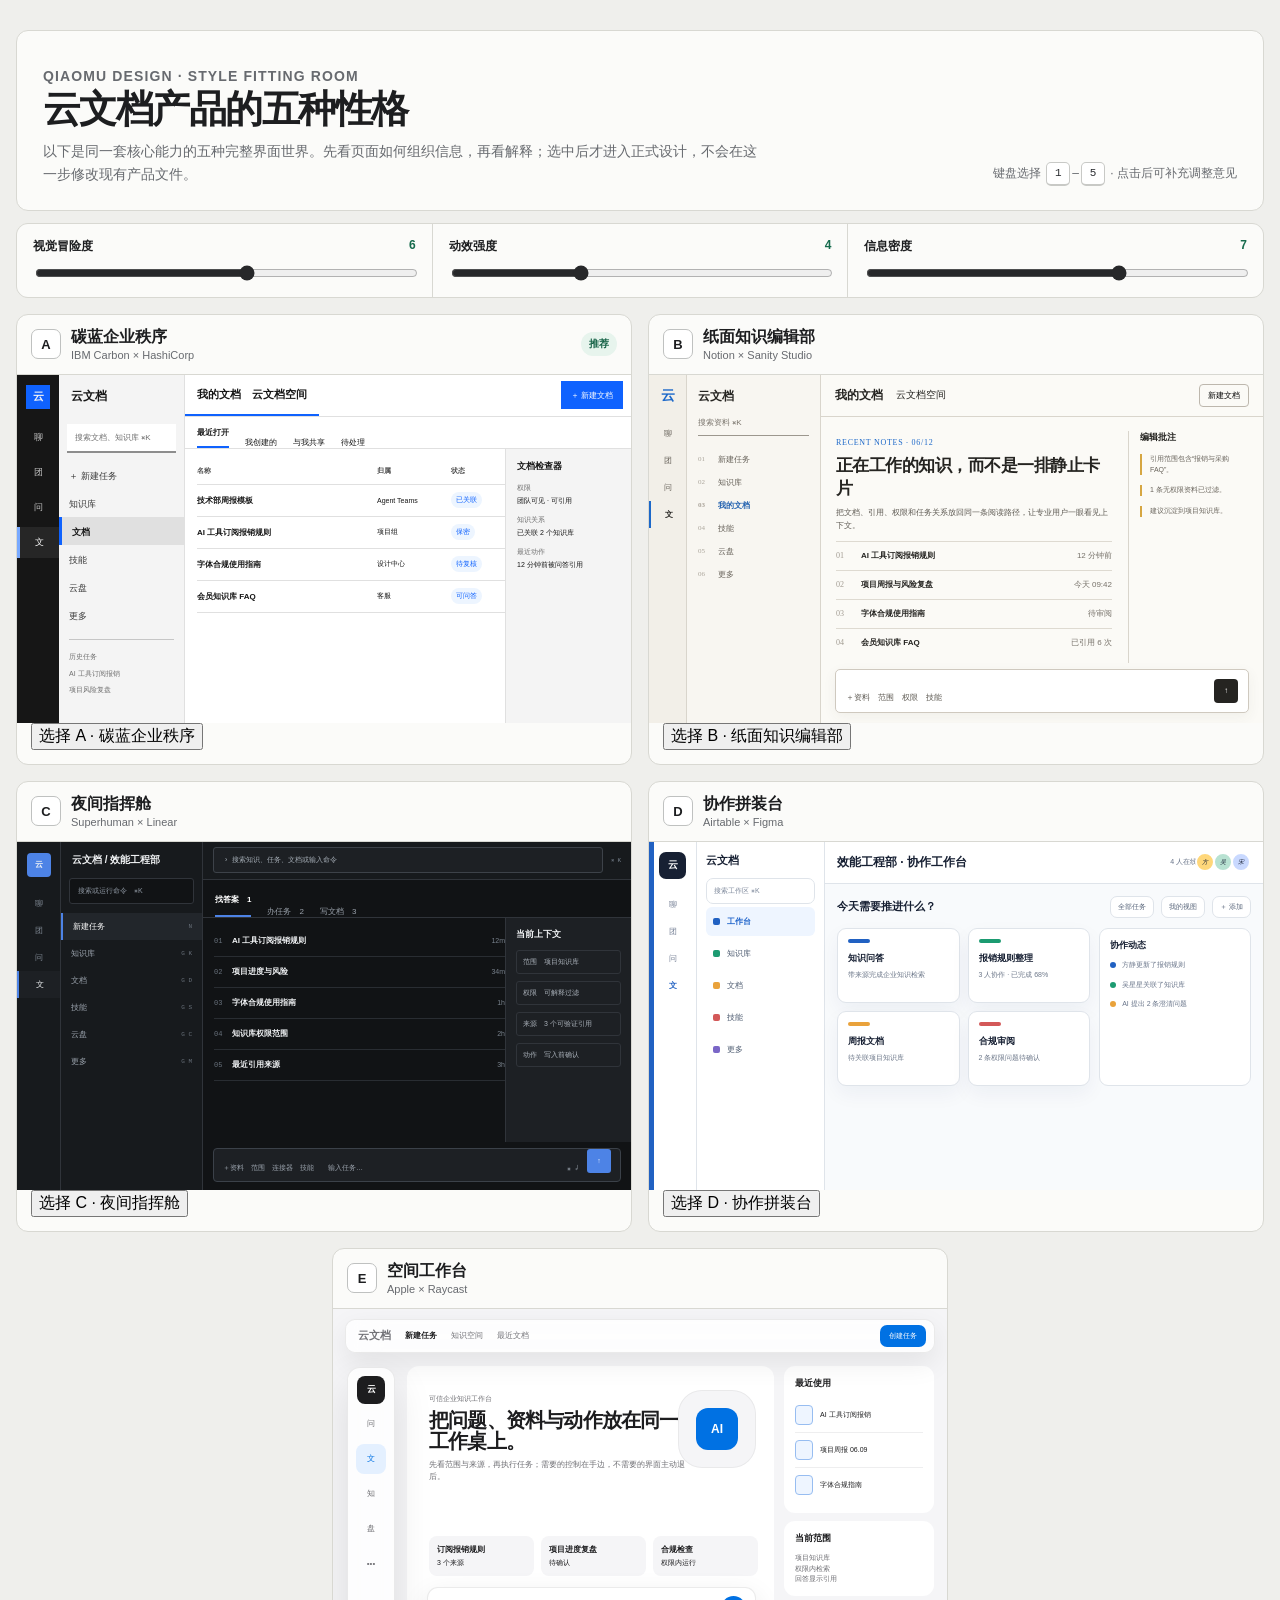
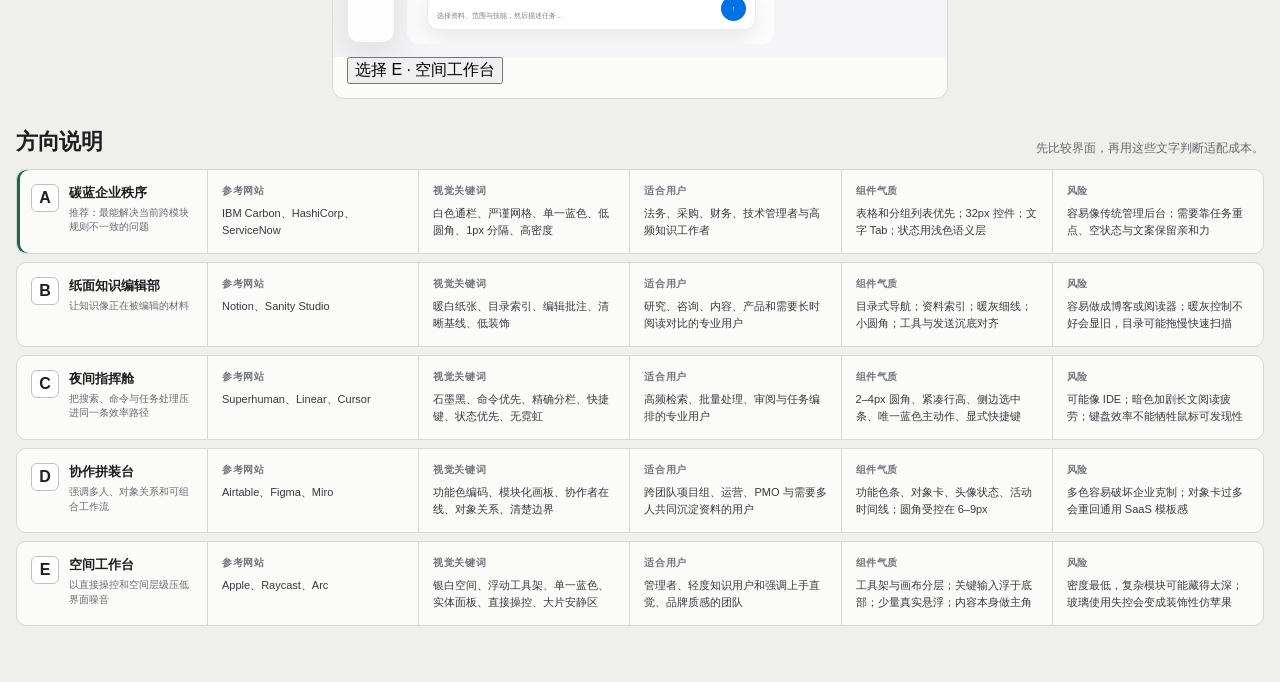
<file: 03-代码与原型/预览/design-previews/2026-07-19-云文档风格试衣间/index.html>
<!doctype html>
<html lang="zh-CN">
<head>
  <meta charset="utf-8">
  <meta name="viewport" content="width=device-width, initial-scale=1">
  <title>云文档产品 · 风格试衣间</title>
  <style>
    * { box-sizing: border-box; }
    :root {
      --shell-bg: #efefec;
      --shell-surface: #fbfbf9;
      --shell-line: #d8d8d2;
      --shell-ink: #1d1e20;
      --shell-muted: #676a6f;
      --shell-green: #166b4d;
    }
    html { color-scheme: light; }
    body {
      margin: 0;
      min-width: 320px;
      overflow-x: hidden;
      color: var(--shell-ink);
      background: var(--shell-bg);
      font-family: -apple-system, BlinkMacSystemFont, "SF Pro Text", "PingFang SC", "Microsoft YaHei", sans-serif;
      -webkit-font-smoothing: antialiased;
    }
    button, input { font: inherit; }
    button { -webkit-tap-highlight-color: transparent; }
    .preview-shell { width: min(1480px, calc(100% - 32px)); margin: 0 auto; padding: 30px 0 56px; }
    .preview-intro {
      display: grid;
      grid-template-columns: minmax(0, 1fr) auto;
      gap: 24px;
      align-items: end;
      padding: 24px 26px;
      border: 1px solid var(--shell-line);
      border-radius: 12px;
      background: var(--shell-surface);
    }
    .eyebrow { margin: 0 0 8px; color: var(--shell-green); font-size: 12px; font-weight: 750; letter-spacing: .08em; }
    .preview-intro h1 { margin: 0; font-size: clamp(26px, 3vw, 42px); line-height: 1.08; letter-spacing: -.04em; }
    .preview-intro p { max-width: 720px; margin: 10px 0 0; color: var(--shell-muted); font-size: 14px; line-height: 1.65; }
    .keyboard-note { color: var(--shell-muted); font-size: 12px; white-space: nowrap; }
    .keyboard-note kbd { display: inline-grid; place-items: center; min-width: 24px; height: 24px; margin: 0 2px; border: 1px solid #c8c9c6; border-bottom-width: 2px; border-radius: 5px; background: #fff; color: #292b2f; font-size: 11px; }
    .native-dials {
      display: grid;
      grid-template-columns: repeat(3, minmax(0, 1fr));
      gap: 1px;
      margin-top: 12px;
      overflow: hidden;
      border: 1px solid var(--shell-line);
      border-radius: 12px;
      background: var(--shell-line);
    }
    .dial { display: grid; gap: 8px; padding: 14px 16px; background: var(--shell-surface); }
    .dial-head { display: flex; justify-content: space-between; gap: 12px; font-size: 12px; font-weight: 700; }
    .dial-head output { color: var(--shell-green); font-variant-numeric: tabular-nums; }
    .dial input { width: 100%; accent-color: #27282a; }
    .directions {
      display: grid;
      grid-template-columns: repeat(2, minmax(0, 1fr));
      gap: 16px;
      margin-top: 16px;
    }
    .direction-card {
      min-width: 0;
      overflow: hidden;
      border: 1px solid var(--shell-line);
      border-radius: 12px;
      background: var(--shell-surface);
    }
    .direction-card:last-child { grid-column: 1 / -1; width: calc(50% - 8px); justify-self: center; }
    .direction-head { display: flex; align-items: center; justify-content: space-between; gap: 12px; min-height: 60px; padding: 12px 14px; border-bottom: 1px solid var(--shell-line); }
    .direction-title { display: flex; align-items: center; gap: 10px; min-width: 0; }
    .letter { display: grid; place-items: center; width: 30px; height: 30px; border: 1px solid #bfc1c0; border-radius: 7px; background: #fff; font-size: 13px; font-weight: 800; }
    .direction-head h2 { margin: 0; font-size: 16px; line-height: 1.2; }
    .direction-head small { display: block; margin-top: 3px; color: var(--shell-muted); font-size: 11px; }
    .recommend { flex: 0 0 auto; border-radius: 999px; background: #e7f4ed; color: #146145; padding: 5px 8px; font-size: 10px; font-weight: 800; }
    .mock-stage { height: 348px; overflow: hidden; background: #fff; }
    .selection-wrap { padding: 0 14px 14px; }

    /* A · Carbon enterprise order */
    .carbon-app { display: grid; grid-template-columns: 42px 126px 1fr; height: 100%; color: #161616; background: #fff; font-family: "Helvetica Neue", Arial, "PingFang SC", sans-serif; }
    .carbon-rail { display: flex; flex-direction: column; align-items: center; gap: 4px; padding-top: 10px; background: #161616; color: #f4f4f4; }
    .carbon-logo { display: grid; place-items: center; width: 24px; height: 24px; margin-bottom: 9px; background: #0f62fe; font-size: 11px; font-weight: 700; }
    .carbon-rail span { display: grid; place-items: center; width: 42px; height: 31px; color: #c6c6c6; font-size: 9px; }
    .carbon-rail .on { border-left: 3px solid #78a9ff; background: #262626; color: #fff; }
    .carbon-nav { border-right: 1px solid #e0e0e0; background: #f4f4f4; }
    .carbon-brand { height: 42px; padding: 13px 12px 0; font-size: 12px; font-weight: 600; }
    .carbon-search { margin: 7px 8px 8px; padding: 8px; border-bottom: 2px solid #8d8d8d; background: #fff; color: #6f6f6f; font-size: 8px; }
    .carbon-nav a { display: block; height: 28px; padding: 9px 10px 0; color: #393939; font-size: 9px; text-decoration: none; }
    .carbon-nav a.on { border-left: 3px solid #0f62fe; background: #e0e0e0; color: #161616; font-weight: 600; }
    .carbon-history { margin: 10px 10px 0; padding-top: 9px; border-top: 1px solid #c6c6c6; color: #6f6f6f; font-size: 7px; line-height: 2.4; }
    .carbon-main { min-width: 0; display: grid; grid-template-rows: 42px 32px 1fr; }
    .carbon-top { display: flex; align-items: center; justify-content: space-between; border-bottom: 1px solid #e0e0e0; }
    .carbon-top strong { align-self: stretch; display: flex; align-items: center; padding: 0 12px; border-bottom: 2px solid #0f62fe; font-size: 11px; }
    .carbon-top button { height: 28px; margin-right: 8px; border: 0; border-radius: 0; background: #0f62fe; color: #fff; padding: 0 10px; font-size: 8px; }
    .carbon-tabs { display: flex; align-items: end; gap: 16px; padding: 0 12px; border-bottom: 1px solid #e0e0e0; font-size: 8px; }
    .carbon-tabs b { padding-bottom: 8px; border-bottom: 2px solid #0f62fe; }
    .carbon-work { min-width: 0; display: grid; grid-template-columns: minmax(0, 1fr) 126px; }
    .carbon-table { padding: 10px 0 0 12px; }
    .carbon-table-head, .carbon-row { display: grid; grid-template-columns: 1fr 74px 54px; align-items: center; min-height: 32px; border-bottom: 1px solid #e0e0e0; font-size: 7px; }
    .carbon-table-head { min-height: 26px; color: #525252; font-weight: 600; }
    .carbon-row b { font-size: 8px; }
    .carbon-status { width: max-content; padding: 3px 5px; border-radius: 999px; background: #edf5ff; color: #0f62fe; }
    .carbon-side { border-left: 1px solid #e0e0e0; background: #f4f4f4; padding: 11px; font-size: 7px; }
    .carbon-side h4 { margin: 0 0 10px; font-size: 9px; }
    .carbon-side dl { margin: 0; }
    .carbon-side dt { margin-top: 9px; color: #6f6f6f; }
    .carbon-side dd { margin: 3px 0 0; line-height: 1.45; }

    /* B · editorial knowledge desk */
    .editorial-app { display: grid; grid-template-columns: 38px 134px 1fr; height: 100%; color: #252421; background: #fbfaf6; font-family: -apple-system, BlinkMacSystemFont, "PingFang SC", sans-serif; }
    .editorial-rail { border-right: 1px solid #d9d5cc; background: #f2efe8; padding-top: 12px; text-align: center; color: #68635b; font-size: 8px; }
    .editorial-rail b { display: block; margin-bottom: 15px; color: #1c68c9; font-size: 14px; }
    .editorial-rail span { display: block; padding: 8px 0; }
    .editorial-rail .on { border-left: 2px solid #1c68c9; color: #252421; font-weight: 700; }
    .editorial-nav { padding: 13px 11px; border-right: 1px solid #d9d5cc; background: #f8f6f1; }
    .editorial-nav h3 { margin: 0 0 12px; font-size: 12px; }
    .editorial-nav .search { padding-bottom: 7px; border-bottom: 1px solid #9c978e; color: #7a756d; font-size: 8px; }
    .editorial-nav ol { margin: 12px 0 0; padding: 0; list-style: none; counter-reset: nav; }
    .editorial-nav li { display: grid; grid-template-columns: 18px 1fr; gap: 2px; align-items: center; padding: 6px 0; color: #666159; font-size: 8px; }
    .editorial-nav li::before { counter-increment: nav; content: "0" counter(nav); color: #aaa49a; font-family: Georgia, serif; font-size: 7px; }
    .editorial-nav li.on { color: #1f5fae; font-weight: 700; }
    .editorial-main { min-width: 0; display: grid; grid-template-rows: 42px 1fr 54px; }
    .editorial-top { display: flex; align-items: center; justify-content: space-between; padding: 0 14px; border-bottom: 1px solid #d9d5cc; }
    .editorial-title-tabs { display: flex; gap: 13px; align-items: center; font-size: 10px; }
    .editorial-title-tabs b { font-size: 12px; }
    .editorial-top button { border: 1px solid #bdb7ad; border-radius: 4px; background: transparent; padding: 5px 8px; font-size: 8px; }
    .editorial-paper { min-width: 0; display: grid; grid-template-columns: minmax(0, 1fr) 120px; padding: 14px 15px 6px; }
    .editorial-copy { padding-right: 16px; }
    .editorial-kicker { color: #1c68c9; font-family: Georgia, serif; font-size: 8px; letter-spacing: .09em; }
    .editorial-copy h3 { margin: 5px 0 6px; font-size: 17px; letter-spacing: -.03em; }
    .editorial-copy p { margin: 0 0 8px; color: #5d5952; font-size: 8px; line-height: 1.7; }
    .editorial-index-row { display: grid; grid-template-columns: 25px 1fr 68px; align-items: center; min-height: 29px; border-top: 1px solid #dedad1; font-size: 8px; }
    .editorial-index-row span:first-child { color: #a19b91; font-family: Georgia, serif; }
    .editorial-index-row em { color: #767169; font-style: normal; text-align: right; }
    .editorial-notes { border-left: 1px solid #d9d5cc; padding-left: 11px; font-size: 7px; }
    .editorial-notes strong { font-size: 9px; }
    .editorial-note { margin-top: 10px; padding-left: 8px; border-left: 2px solid #d6a642; color: #69645c; line-height: 1.55; }
    .editorial-compose { display: flex; align-items: end; justify-content: space-between; margin: 0 14px 10px; padding: 9px 10px; border: 1px solid #cfc9bf; border-radius: 5px; background: #fff; box-shadow: 0 4px 14px rgb(74 64 50 / 6%); font-size: 8px; }
    .editorial-tools { color: #5e5a53; word-spacing: 7px; }
    .editorial-send { display: grid; place-items: center; width: 24px; height: 24px; border: 0; border-radius: 4px; background: #252421; color: white; }

    /* C · dark command desk */
    .command-app { display: grid; grid-template-columns: 44px 142px 1fr; height: 100%; color: #f1f3f5; background: #111315; font-family: Inter, -apple-system, BlinkMacSystemFont, "PingFang SC", sans-serif; }
    .command-rail { border-right: 1px solid #30343a; background: #171a1d; padding-top: 11px; text-align: center; font-size: 8px; }
    .command-rail b { display: block; width: 24px; height: 24px; margin: 0 auto 13px; padding-top: 6px; border-radius: 4px; background: #4d83e6; }
    .command-rail span { display: block; padding: 8px 0; color: #7e8792; }
    .command-rail .on { border-left: 2px solid #4d83e6; background: #1d2024; color: #f1f3f5; }
    .command-nav { border-right: 1px solid #30343a; background: #171a1d; }
    .command-workspace { padding: 11px; font-size: 10px; font-weight: 700; }
    .command-search { margin: 0 8px 9px; padding: 7px 8px; border: 1px solid #30343a; border-radius: 3px; background: #111315; color: #8e97a2; font-size: 7px; }
    .command-nav a { display: grid; grid-template-columns: 1fr auto; align-items: center; min-height: 27px; padding: 0 10px; color: #9ba3ad; font-size: 8px; text-decoration: none; }
    .command-nav a.on { border-left: 2px solid #4d83e6; background: #22262b; color: #fff; }
    .command-nav kbd { border: 0; color: #69717b; background: none; font-family: ui-monospace, SFMono-Regular, Menlo, monospace; font-size: 6px; }
    .command-main { min-width: 0; display: grid; grid-template-rows: 38px 38px 1fr 48px; }
    .command-bar { display: flex; align-items: center; gap: 8px; padding: 0 10px; border-bottom: 1px solid #30343a; background: #171a1d; }
    .command-input { flex: 1; padding: 7px 10px; border: 1px solid #3d4249; border-radius: 3px; background: #1d2024; color: #a7afb8; font-family: ui-monospace, SFMono-Regular, Menlo, monospace; font-size: 7px; }
    .command-bar kbd { color: #77818d; font-size: 6px; }
    .command-modes { display: flex; align-items: end; gap: 16px; padding: 0 12px; border-bottom: 1px solid #30343a; color: #9ba3ad; font-size: 8px; }
    .command-modes b { padding-bottom: 10px; border-bottom: 2px solid #4d83e6; color: #fff; }
    .command-content { min-width: 0; display: grid; grid-template-columns: minmax(0, 1fr) 126px; }
    .command-list { padding: 8px 0 0 11px; }
    .command-row { display: grid; grid-template-columns: 18px 1fr 52px; align-items: center; min-height: 31px; border-bottom: 1px solid #292d32; font-size: 7px; }
    .command-row .key { color: #68717c; font-family: ui-monospace, SFMono-Regular, Menlo, monospace; }
    .command-row strong { font-size: 8px; }
    .command-row time { color: #78818c; text-align: right; }
    .command-context { padding: 10px; border-left: 1px solid #30343a; background: #1d2024; font-size: 7px; }
    .command-context h4 { margin: 0 0 9px; font-size: 9px; }
    .command-context div { margin: 7px 0; padding: 6px; border: 1px solid #30343a; border-radius: 3px; color: #aab1ba; }
    .command-compose { display: flex; align-items: end; gap: 8px; margin: 6px 10px 8px; padding: 8px 9px; border: 1px solid #3b4149; border-radius: 4px; background: #1d2024; color: #9ba3ad; font-size: 7px; }
    .command-compose span { flex: 1; }
    .command-compose button { width: 24px; height: 24px; border: 0; border-radius: 3px; background: #4d83e6; color: #fff; }

    /* D · collaborative modular workbench */
    .builder-app { display: grid; grid-template-columns: 48px 128px 1fr; height: 100%; color: #172033; background: #f8fafc; font-family: -apple-system, BlinkMacSystemFont, "PingFang SC", sans-serif; }
    .builder-rail { position: relative; border-right: 1px solid #dfe4ea; background: #fff; padding-top: 10px; text-align: center; }
    .builder-rail::before { content: ""; position: absolute; inset: 0 auto 0 0; width: 5px; background: #2161c2; }
    .builder-rail b { display: grid; place-items: center; width: 27px; height: 27px; margin: 0 auto 12px; border-radius: 7px; background: #172033; color: #fff; font-size: 10px; }
    .builder-rail span { display: block; padding: 8px 0; color: #768196; font-size: 8px; }
    .builder-rail .on { color: #2161c2; font-weight: 700; }
    .builder-nav { padding: 11px 9px; border-right: 1px solid #dfe4ea; background: #fff; }
    .builder-nav h3 { margin: 0 0 10px; font-size: 11px; }
    .builder-nav .search { padding: 7px; border: 1px solid #dfe4ea; border-radius: 7px; color: #7c879a; font-size: 7px; }
    .builder-nav a { display: flex; align-items: center; gap: 7px; min-height: 29px; margin-top: 3px; padding: 0 7px; border-radius: 6px; color: #4d5b70; font-size: 8px; text-decoration: none; }
    .builder-nav a::before { content: ""; width: 7px; height: 7px; border-radius: 2px; background: var(--item, #8da2c4); }
    .builder-nav a.on { background: #eef5ff; color: #1b61c9; font-weight: 700; }
    .builder-main { min-width: 0; display: grid; grid-template-rows: 42px 1fr; }
    .builder-top { display: flex; align-items: center; justify-content: space-between; padding: 0 12px; border-bottom: 1px solid #dfe4ea; background: #fff; }
    .builder-top strong { font-size: 12px; }
    .builder-presence { display: flex; align-items: center; gap: 4px; color: #657186; font-size: 7px; }
    .builder-avatar { display: grid; place-items: center; width: 20px; height: 20px; margin-left: -6px; border: 2px solid #fff; border-radius: 50%; background: var(--avatar, #ffd77a); color: #172033; font-size: 6px; }
    .builder-body { min-width: 0; padding: 12px; }
    .builder-toolbar { display: flex; align-items: center; gap: 7px; margin-bottom: 10px; }
    .builder-toolbar b { margin-right: auto; font-size: 11px; }
    .builder-chip { padding: 5px 7px; border: 1px solid #dfe4ea; border-radius: 7px; background: #fff; color: #58657a; font-size: 7px; }
    .builder-grid { display: grid; grid-template-columns: 1.25fr .75fr; gap: 9px; }
    .builder-board { display: grid; grid-template-columns: repeat(2, minmax(0, 1fr)); gap: 8px; }
    .builder-tile { min-height: 75px; padding: 10px; border: 1px solid #dfe4ea; border-radius: 9px; background: #fff; box-shadow: 0 8px 20px rgb(21 48 92 / 5%); }
    .builder-tile i { display: block; width: 22px; height: 4px; margin-bottom: 9px; border-radius: 2px; background: var(--accent, #2161c2); font-style: normal; }
    .builder-tile strong { display: block; font-size: 9px; }
    .builder-tile p { margin: 5px 0 0; color: #6b7688; font-size: 7px; line-height: 1.5; }
    .builder-activity { padding: 10px; border: 1px solid #dfe4ea; border-radius: 9px; background: #fff; }
    .builder-activity h4 { margin: 0 0 8px; font-size: 9px; }
    .activity-row { position: relative; padding: 0 0 10px 12px; color: #687489; font-size: 7px; line-height: 1.4; }
    .activity-row::before { content: ""; position: absolute; left: 0; top: 2px; width: 6px; height: 6px; border-radius: 50%; background: var(--dot, #2161c2); }

    /* E · spatial calm */
    .spatial-app { position: relative; height: 100%; overflow: hidden; color: #1d1d1f; background: #f5f5f7; font-family: -apple-system, BlinkMacSystemFont, "SF Pro Text", "PingFang SC", sans-serif; }
    .spatial-top { position: absolute; inset: 10px 12px auto; z-index: 2; display: flex; align-items: center; justify-content: space-between; height: 34px; padding: 0 8px 0 12px; border: 1px solid rgb(0 0 0 / 8%); border-radius: 10px; background: rgb(255 255 255 / 82%); box-shadow: 0 10px 28px rgb(0 0 0 / 8%); backdrop-filter: saturate(150%) blur(16px); }
    .spatial-top strong { font-size: 11px; }
    .spatial-title-tabs { display: flex; gap: 14px; align-items: center; color: #737378; font-size: 8px; }
    .spatial-title-tabs b { color: #1d1d1f; }
    .spatial-top button { border: 0; border-radius: 7px; background: #0071e3; color: #fff; padding: 6px 9px; font-size: 7px; }
    .spatial-dock { position: absolute; z-index: 3; left: 14px; top: 58px; bottom: 14px; width: 48px; display: flex; flex-direction: column; align-items: center; gap: 5px; padding: 8px 5px; border: 1px solid rgb(0 0 0 / 8%); border-radius: 13px; background: rgb(255 255 255 / 78%); box-shadow: 0 16px 40px rgb(0 0 0 / 10%); backdrop-filter: saturate(150%) blur(18px); }
    .spatial-dock b { display: grid; place-items: center; width: 28px; height: 28px; border-radius: 8px; background: #1d1d1f; color: #fff; font-size: 9px; }
    .spatial-dock span { display: grid; place-items: center; width: 30px; height: 30px; border-radius: 8px; color: #6e6e73; font-size: 8px; }
    .spatial-dock .on { background: #e4f0ff; color: #0071e3; }
    .spatial-canvas { position: absolute; inset: 57px 13px 13px 74px; display: grid; grid-template-columns: minmax(0, 1fr) 150px; gap: 10px; }
    .spatial-hero { position: relative; overflow: hidden; border-radius: 12px; background: #fff; }
    .spatial-hero-copy { padding: 21px 22px 0; }
    .spatial-hero-copy small { color: #6e6e73; font-size: 7px; }
    .spatial-hero-copy h3 { max-width: 270px; margin: 5px 0 6px; font-size: 20px; line-height: 1.08; letter-spacing: -.04em; }
    .spatial-hero-copy p { max-width: 260px; margin: 0; color: #6e6e73; font-size: 8px; line-height: 1.55; }
    .spatial-object { position: absolute; right: 18px; top: 24px; width: 78px; height: 78px; border-radius: 24px; background: #f5f5f7; box-shadow: inset 0 0 0 1px rgb(0 0 0 / 5%); }
    .spatial-object::before { content: "AI"; position: absolute; inset: 18px; display: grid; place-items: center; border-radius: 12px; background: #0071e3; color: #fff; font-size: 12px; font-weight: 700; }
    .spatial-recent { display: flex; gap: 7px; position: absolute; left: 22px; right: 16px; bottom: 68px; }
    .spatial-recent div { flex: 1; min-width: 0; padding: 8px; border-radius: 8px; background: #f5f5f7; font-size: 7px; }
    .spatial-recent b { display: block; margin-bottom: 3px; font-size: 8px; }
    .spatial-compose { position: absolute; left: 20px; right: 18px; bottom: 14px; display: flex; align-items: end; gap: 8px; min-height: 43px; padding: 8px 9px; border: 1px solid rgb(0 0 0 / 8%); border-radius: 11px; background: #fff; box-shadow: 0 10px 28px rgb(0 0 0 / 10%); color: #7b7b80; font-size: 7px; }
    .spatial-compose span { flex: 1; }
    .spatial-compose button { display: grid; place-items: center; width: 25px; height: 25px; border: 0; border-radius: 50%; background: #0071e3; color: #fff; }
    .spatial-panel { display: grid; align-content: start; gap: 8px; }
    .spatial-panel section { padding: 11px; border-radius: 11px; background: #fff; }
    .spatial-panel h4 { margin: 0 0 8px; font-size: 9px; }
    .spatial-panel p { margin: 0; color: #6e6e73; font-size: 7px; line-height: 1.55; }
    .spatial-file { display: flex; align-items: center; gap: 7px; padding: 7px 0; border-top: 1px solid #eeeeef; font-size: 7px; }
    .spatial-file:first-of-type { border-top: 0; }
    .spatial-file::before { content: ""; width: 16px; height: 18px; border: 1px solid #97bdf1; border-radius: 4px; background: #eef5ff; }

    .details { margin-top: 28px; }
    .details-header { display: flex; justify-content: space-between; gap: 16px; align-items: end; margin-bottom: 12px; }
    .details-header h2 { margin: 0; font-size: 22px; letter-spacing: -.02em; }
    .details-header p { margin: 0; color: var(--shell-muted); font-size: 12px; }
    .detail-list { display: grid; gap: 8px; }
    .detail-card { display: grid; grid-template-columns: 190px repeat(5, minmax(0, 1fr)); border: 1px solid var(--shell-line); border-radius: 10px; background: var(--shell-surface); overflow: hidden; }
    .detail-card > div { min-width: 0; padding: 14px; border-left: 1px solid var(--shell-line); }
    .detail-card > div:first-child { border-left: 0; }
    .detail-name { display: flex; gap: 10px; align-items: flex-start; }
    .detail-name b:first-child { display: grid; place-items: center; flex: 0 0 28px; width: 28px; height: 28px; border: 1px solid #bfc1c0; border-radius: 6px; background: #fff; }
    .detail-name strong { display: block; font-size: 13px; }
    .detail-name small { display: block; margin-top: 4px; color: var(--shell-muted); font-size: 10px; line-height: 1.45; }
    .detail-card h3 { margin: 0 0 7px; color: #73767b; font-size: 10px; font-weight: 800; letter-spacing: .06em; }
    .detail-card p { margin: 0; color: #383a3e; font-size: 11px; line-height: 1.55; }
    .recommended-row { box-shadow: inset 3px 0 0 #166b4d; }

    @media (max-width: 1060px) {
      .detail-card { grid-template-columns: repeat(3, minmax(0, 1fr)); }
      .detail-card > div:nth-child(4) { border-left: 0; border-top: 1px solid var(--shell-line); }
      .detail-card > div:nth-child(5), .detail-card > div:nth-child(6) { border-top: 1px solid var(--shell-line); }
    }
    @media (max-width: 820px) {
      .preview-shell { width: min(100% - 20px, 720px); padding-top: 18px; }
      .preview-intro { grid-template-columns: 1fr; align-items: start; padding: 20px; }
      .directions { grid-template-columns: 1fr; }
      .direction-card:last-child { grid-column: auto; width: 100%; }
      .mock-stage { height: 360px; }
      .detail-card { grid-template-columns: repeat(2, minmax(0, 1fr)); }
      .detail-card > div { border-top: 1px solid var(--shell-line); }
      .detail-card > div:nth-child(odd) { border-left: 0; }
      .detail-card > div:nth-child(-n+2) { border-top: 0; }
    }
    @media (max-width: 560px) {
      .native-dials { grid-template-columns: 1fr; }
      .preview-intro h1 { font-size: 28px; }
      .keyboard-note { white-space: normal; }
      .mock-stage { height: 410px; overflow: auto; }
      .carbon-app, .editorial-app, .command-app, .builder-app { min-width: 610px; }
      .spatial-app { min-width: 610px; }
      .detail-card { grid-template-columns: 1fr; }
      .detail-card > div { border-left: 0; border-top: 1px solid var(--shell-line); }
      .detail-card > div:first-child { border-top: 0; }
      .details-header { display: block; }
      .details-header p { margin-top: 6px; }
    }
    @media (prefers-reduced-motion: reduce) {
      *, *::before, *::after { scroll-behavior: auto !important; transition: none !important; animation: none !important; }
    }
  </style>
</head>
<body>
  <main class="preview-shell">
    <header class="preview-intro">
      <div>
        <p class="eyebrow">QIAOMU DESIGN · STYLE FITTING ROOM</p>
        <h1>云文档产品的五种性格</h1>
        <p>以下是同一套核心能力的五种完整界面世界。先看页面如何组织信息，再看解释；选中后才进入正式设计，不会在这一步修改现有产品文件。</p>
      </div>
      <div class="keyboard-note">键盘选择 <kbd>1</kbd>–<kbd>5</kbd> · 点击后可补充调整意见</div>
    </header>

    <section class="native-dials" data-qmdp-dials aria-label="设计拨盘">
      <label class="dial">
        <span class="dial-head"><span>视觉冒险度</span><output data-qmdp-output="variance">6</output></span>
        <input data-qmdp-dial="variance" type="range" min="1" max="10" value="6">
      </label>
      <label class="dial">
        <span class="dial-head"><span>动效强度</span><output data-qmdp-output="motion">4</output></span>
        <input data-qmdp-dial="motion" type="range" min="1" max="10" value="4">
      </label>
      <label class="dial">
        <span class="dial-head"><span>信息密度</span><output data-qmdp-output="density">7</output></span>
        <input data-qmdp-dial="density" type="range" min="1" max="10" value="7">
      </label>
    </section>

    <section class="directions" aria-label="五个设计方向">
      <article class="direction-card" data-design-option="A" data-name="碳蓝企业秩序">
        <div class="direction-head">
          <div class="direction-title"><span class="letter">A</span><div><h2 data-direction-name>碳蓝企业秩序</h2><small>IBM Carbon × HashiCorp</small></div></div>
          <span class="recommend">推荐</span>
        </div>
        <div class="mock-stage">
          <div class="carbon-app">
            <aside class="carbon-rail"><b class="carbon-logo">云</b><span>聊</span><span>团</span><span>问</span><span class="on">文</span></aside>
            <aside class="carbon-nav"><div class="carbon-brand">云文档</div><div class="carbon-search">搜索文档、知识库 ⌘K</div><a href="#">＋ 新建任务</a><a href="#">知识库</a><a class="on" href="#">文档</a><a href="#">技能</a><a href="#">云盘</a><a href="#">更多</a><div class="carbon-history">历史任务<br>AI 工具订阅报销<br>项目风险复盘</div></aside>
            <section class="carbon-main">
              <header class="carbon-top"><strong>我的文档　云文档空间</strong><button type="button">＋ 新建文档</button></header>
              <nav class="carbon-tabs"><b>最近打开</b><span>我创建的</span><span>与我共享</span><span>待处理</span></nav>
              <div class="carbon-work">
                <div class="carbon-table">
                  <div class="carbon-table-head"><span>名称</span><span>归属</span><span>状态</span></div>
                  <div class="carbon-row"><b>技术部周报模板</b><span>Agent Teams</span><span class="carbon-status">已关联</span></div>
                  <div class="carbon-row"><b>AI 工具订阅报销规则</b><span>项目组</span><span class="carbon-status">保密</span></div>
                  <div class="carbon-row"><b>字体合规使用指南</b><span>设计中心</span><span class="carbon-status">待复核</span></div>
                  <div class="carbon-row"><b>会员知识库 FAQ</b><span>客服</span><span class="carbon-status">可问答</span></div>
                </div>
                <aside class="carbon-side"><h4>文档检查器</h4><dl><dt>权限</dt><dd>团队可见 · 可引用</dd><dt>知识关系</dt><dd>已关联 2 个知识库</dd><dt>最近动作</dt><dd>12 分钟前被问答引用</dd></dl></aside>
              </div>
            </section>
          </div>
        </div>
        <div class="selection-wrap"><button class="qmdp-pick-button" data-qmdp-native-handler="true" type="button">选择 A · 碳蓝企业秩序</button></div>
      </article>

      <article class="direction-card" data-design-option="B" data-name="纸面知识编辑部">
        <div class="direction-head"><div class="direction-title"><span class="letter">B</span><div><h2 data-direction-name>纸面知识编辑部</h2><small>Notion × Sanity Studio</small></div></div></div>
        <div class="mock-stage">
          <div class="editorial-app">
            <aside class="editorial-rail"><b>云</b><span>聊</span><span>团</span><span>问</span><span class="on">文</span></aside>
            <aside class="editorial-nav"><h3>云文档</h3><div class="search">搜索资料 ⌘K</div><ol><li>新建任务</li><li>知识库</li><li class="on">我的文档</li><li>技能</li><li>云盘</li><li>更多</li></ol></aside>
            <section class="editorial-main">
              <header class="editorial-top"><div class="editorial-title-tabs"><b>我的文档</b><span>云文档空间</span></div><button type="button">新建文档</button></header>
              <div class="editorial-paper">
                <div class="editorial-copy"><span class="editorial-kicker">RECENT NOTES · 06/12</span><h3>正在工作的知识，而不是一排静止卡片</h3><p>把文档、引用、权限和任务关系放回同一条阅读路径，让专业用户一眼看见上下文。</p><div class="editorial-index-row"><span>01</span><b>AI 工具订阅报销规则</b><em>12 分钟前</em></div><div class="editorial-index-row"><span>02</span><b>项目周报与风险复盘</b><em>今天 09:42</em></div><div class="editorial-index-row"><span>03</span><b>字体合规使用指南</b><em>待审阅</em></div><div class="editorial-index-row"><span>04</span><b>会员知识库 FAQ</b><em>已引用 6 次</em></div></div>
                <aside class="editorial-notes"><strong>编辑批注</strong><div class="editorial-note">引用范围包含“报销与采购 FAQ”。</div><div class="editorial-note">1 条无权限资料已过滤。</div><div class="editorial-note">建议沉淀到项目知识库。</div></aside>
              </div>
              <div class="editorial-compose"><span class="editorial-tools">＋资料　范围　权限　技能</span><button class="editorial-send" type="button">↑</button></div>
            </section>
          </div>
        </div>
        <div class="selection-wrap"><button class="qmdp-pick-button" data-qmdp-native-handler="true" type="button">选择 B · 纸面知识编辑部</button></div>
      </article>

      <article class="direction-card" data-design-option="C" data-name="夜间指挥舱">
        <div class="direction-head"><div class="direction-title"><span class="letter">C</span><div><h2 data-direction-name>夜间指挥舱</h2><small>Superhuman × Linear</small></div></div></div>
        <div class="mock-stage">
          <div class="command-app">
            <aside class="command-rail"><b>云</b><span>聊</span><span>团</span><span>问</span><span class="on">文</span></aside>
            <aside class="command-nav"><div class="command-workspace">云文档 / 效能工程部</div><div class="command-search">搜索或运行命令　⌘K</div><a class="on" href="#">新建任务 <kbd>N</kbd></a><a href="#">知识库 <kbd>G K</kbd></a><a href="#">文档 <kbd>G D</kbd></a><a href="#">技能 <kbd>G S</kbd></a><a href="#">云盘 <kbd>G C</kbd></a><a href="#">更多 <kbd>G M</kbd></a></aside>
            <section class="command-main">
              <header class="command-bar"><div class="command-input">› 搜索知识、任务、文档或输入命令</div><kbd>⌘ K</kbd></header>
              <nav class="command-modes"><b>找答案　1</b><span>办任务　2</span><span>写文档　3</span></nav>
              <div class="command-content"><div class="command-list"><div class="command-row"><span class="key">01</span><strong>AI 工具订阅报销规则</strong><time>12m</time></div><div class="command-row"><span class="key">02</span><strong>项目进度与风险</strong><time>34m</time></div><div class="command-row"><span class="key">03</span><strong>字体合规使用指南</strong><time>1h</time></div><div class="command-row"><span class="key">04</span><strong>知识库权限范围</strong><time>2h</time></div><div class="command-row"><span class="key">05</span><strong>最近引用来源</strong><time>3h</time></div></div><aside class="command-context"><h4>当前上下文</h4><div>范围　项目知识库</div><div>权限　可解释过滤</div><div>来源　3 个可验证引用</div><div>动作　写入前确认</div></aside></div>
              <div class="command-compose"><span>＋资料　范围　连接器　技能　　输入任务…</span><kbd>⌘ ↵</kbd><button type="button">↑</button></div>
            </section>
          </div>
        </div>
        <div class="selection-wrap"><button class="qmdp-pick-button" data-qmdp-native-handler="true" type="button">选择 C · 夜间指挥舱</button></div>
      </article>

      <article class="direction-card" data-design-option="D" data-name="协作拼装台">
        <div class="direction-head"><div class="direction-title"><span class="letter">D</span><div><h2 data-direction-name>协作拼装台</h2><small>Airtable × Figma</small></div></div></div>
        <div class="mock-stage">
          <div class="builder-app">
            <aside class="builder-rail"><b>云</b><span>聊</span><span>团</span><span>问</span><span class="on">文</span></aside>
            <aside class="builder-nav"><h3>云文档</h3><div class="search">搜索工作区 ⌘K</div><a style="--item:#2161c2" class="on" href="#">工作台</a><a style="--item:#1c9b71" href="#">知识库</a><a style="--item:#e9a23b" href="#">文档</a><a style="--item:#d35858" href="#">技能</a><a style="--item:#7a66c7" href="#">更多</a></aside>
            <section class="builder-main">
              <header class="builder-top"><strong>效能工程部 · 协作工作台</strong><div class="builder-presence"><span>4 人在线</span><i class="builder-avatar" style="--avatar:#ffd77a">方</i><i class="builder-avatar" style="--avatar:#b8e2d2">吴</i><i class="builder-avatar" style="--avatar:#c9d9ff">宋</i></div></header>
              <div class="builder-body"><div class="builder-toolbar"><b>今天需要推进什么？</b><span class="builder-chip">全部任务</span><span class="builder-chip">我的视图</span><span class="builder-chip">＋ 添加</span></div><div class="builder-grid"><div class="builder-board"><div class="builder-tile" style="--accent:#2161c2"><i></i><strong>知识问答</strong><p>带来源完成企业知识检索</p></div><div class="builder-tile" style="--accent:#1c9b71"><i></i><strong>报销规则整理</strong><p>3 人协作 · 已完成 68%</p></div><div class="builder-tile" style="--accent:#e9a23b"><i></i><strong>周报文档</strong><p>待关联项目知识库</p></div><div class="builder-tile" style="--accent:#d35858"><i></i><strong>合规审阅</strong><p>2 条权限问题待确认</p></div></div><aside class="builder-activity"><h4>协作动态</h4><div class="activity-row">方静更新了报销规则</div><div class="activity-row" style="--dot:#1c9b71">吴星星关联了知识库</div><div class="activity-row" style="--dot:#e9a23b">AI 提出 2 条澄清问题</div></aside></div></div>
            </section>
          </div>
        </div>
        <div class="selection-wrap"><button class="qmdp-pick-button" data-qmdp-native-handler="true" type="button">选择 D · 协作拼装台</button></div>
      </article>

      <article class="direction-card" data-design-option="E" data-name="空间工作台">
        <div class="direction-head"><div class="direction-title"><span class="letter">E</span><div><h2 data-direction-name>空间工作台</h2><small>Apple × Raycast</small></div></div></div>
        <div class="mock-stage">
          <div class="spatial-app">
            <header class="spatial-top"><div class="spatial-title-tabs"><strong>云文档</strong><b>新建任务</b><span>知识空间</span><span>最近文档</span></div><button type="button">创建任务</button></header>
            <nav class="spatial-dock"><b>云</b><span>问</span><span class="on">文</span><span>知</span><span>盘</span><span>•••</span></nav>
            <section class="spatial-canvas">
              <div class="spatial-hero"><div class="spatial-hero-copy"><small>可信企业知识工作台</small><h3>把问题、资料与动作放在同一张工作桌上。</h3><p>先看范围与来源，再执行任务；需要的控制在手边，不需要的界面主动退后。</p></div><div class="spatial-object"></div><div class="spatial-recent"><div><b>订阅报销规则</b>3 个来源</div><div><b>项目进度复盘</b>待确认</div><div><b>合规检查</b>权限内运行</div></div><div class="spatial-compose"><span>选择资料、范围与技能，然后描述任务…</span><button type="button">↑</button></div></div>
              <aside class="spatial-panel"><section><h4>最近使用</h4><div class="spatial-file">AI 工具订阅报销</div><div class="spatial-file">项目周报 06.09</div><div class="spatial-file">字体合规指南</div></section><section><h4>当前范围</h4><p>项目知识库<br>权限内检索<br>回答显示引用</p></section></aside>
            </section>
          </div>
        </div>
        <div class="selection-wrap"><button class="qmdp-pick-button" data-qmdp-native-handler="true" type="button">选择 E · 空间工作台</button></div>
      </article>
    </section>

    <section class="details" aria-labelledby="details-title">
      <div class="details-header"><h2 id="details-title">方向说明</h2><p>先比较界面，再用这些文字判断适配成本。</p></div>
      <div class="detail-list">
        <article class="detail-card recommended-row"><div class="detail-name"><b>A</b><div><strong>碳蓝企业秩序</strong><small>推荐：最能解决当前跨模块规则不一致的问题</small></div></div><div><h3>参考网站</h3><p>IBM Carbon、HashiCorp、ServiceNow</p></div><div><h3>视觉关键词</h3><p>白色通栏、严谨网格、单一蓝色、低圆角、1px 分隔、高密度</p></div><div><h3>适合用户</h3><p>法务、采购、财务、技术管理者与高频知识工作者</p></div><div><h3>组件气质</h3><p>表格和分组列表优先；32px 控件；文字 Tab；状态用浅色语义层</p></div><div><h3>风险</h3><p>容易像传统管理后台；需要靠任务重点、空状态与文案保留亲和力</p></div></article>
        <article class="detail-card"><div class="detail-name"><b>B</b><div><strong>纸面知识编辑部</strong><small>让知识像正在被编辑的材料</small></div></div><div><h3>参考网站</h3><p>Notion、Sanity Studio</p></div><div><h3>视觉关键词</h3><p>暖白纸张、目录索引、编辑批注、清晰基线、低装饰</p></div><div><h3>适合用户</h3><p>研究、咨询、内容、产品和需要长时阅读对比的专业用户</p></div><div><h3>组件气质</h3><p>目录式导航；资料索引；暖灰细线；小圆角；工具与发送沉底对齐</p></div><div><h3>风险</h3><p>容易做成博客或阅读器；暖灰控制不好会显旧，目录可能拖慢快速扫描</p></div></article>
        <article class="detail-card"><div class="detail-name"><b>C</b><div><strong>夜间指挥舱</strong><small>把搜索、命令与任务处理压进同一条效率路径</small></div></div><div><h3>参考网站</h3><p>Superhuman、Linear、Cursor</p></div><div><h3>视觉关键词</h3><p>石墨黑、命令优先、精确分栏、快捷键、状态优先、无霓虹</p></div><div><h3>适合用户</h3><p>高频检索、批量处理、审阅与任务编排的专业用户</p></div><div><h3>组件气质</h3><p>2–4px 圆角、紧凑行高、侧边选中条、唯一蓝色主动作、显式快捷键</p></div><div><h3>风险</h3><p>可能像 IDE；暗色加剧长文阅读疲劳；键盘效率不能牺牲鼠标可发现性</p></div></article>
        <article class="detail-card"><div class="detail-name"><b>D</b><div><strong>协作拼装台</strong><small>强调多人、对象关系和可组合工作流</small></div></div><div><h3>参考网站</h3><p>Airtable、Figma、Miro</p></div><div><h3>视觉关键词</h3><p>功能色编码、模块化画板、协作者在线、对象关系、清楚边界</p></div><div><h3>适合用户</h3><p>跨团队项目组、运营、PMO 与需要多人共同沉淀资料的用户</p></div><div><h3>组件气质</h3><p>功能色条、对象卡、头像状态、活动时间线；圆角受控在 6–9px</p></div><div><h3>风险</h3><p>多色容易破坏企业克制；对象卡过多会重回通用 SaaS 模板感</p></div></article>
        <article class="detail-card"><div class="detail-name"><b>E</b><div><strong>空间工作台</strong><small>以直接操控和空间层级压低界面噪音</small></div></div><div><h3>参考网站</h3><p>Apple、Raycast、Arc</p></div><div><h3>视觉关键词</h3><p>银白空间、浮动工具架、单一蓝色、实体面板、直接操控、大片安静区</p></div><div><h3>适合用户</h3><p>管理者、轻度知识用户和强调上手直觉、品牌质感的团队</p></div><div><h3>组件气质</h3><p>工具架与画布分层；关键输入浮于底部；少量真实悬浮；内容本身做主角</p></div><div><h3>风险</h3><p>密度最低，复杂模块可能藏得太深；玻璃使用失控会变成装饰性仿苹果</p></div></article>
      </div>
    </section>
  </main>
  <script>
    (() => {
      const options = Array.from(document.querySelectorAll('[data-design-option]'));
      const select = (option, source) => {
        if (!option || !window.qiaomuDesignSelect) return;
        window.qiaomuDesignSelect({
          id: option.dataset.designOption,
          name: option.dataset.name,
          label: option.dataset.designOption + ': ' + option.dataset.name,
          source
        });
      };
      options.forEach(option => {
        option.querySelector('.qmdp-pick-button')?.addEventListener('click', event => {
          event.preventDefault();
          select(option, 'native-button');
        });
      });
      document.addEventListener('keydown', event => {
        if (event.target.closest('input, textarea, select, [contenteditable="true"]')) return;
        const index = ['1', '2', '3', '4', '5'].indexOf(event.key);
        if (index < 0 || !options[index]) return;
        event.preventDefault();
        event.stopImmediatePropagation();
        select(options[index], 'native-keyboard');
      });
      document.addEventListener('DOMContentLoaded', () => {
        setTimeout(() => {
          const keys = document.querySelector('.qmdp-frame-right');
          if (keys && !keys.querySelector('[data-fifth-key]')) {
            const key = document.createElement('span');
            key.className = 'qmdp-key';
            key.dataset.fifthKey = 'true';
            key.textContent = '5 E';
            keys.appendChild(key);
          }
        }, 30);
      });
    })();
  </script>
</body>
</html>
</file>
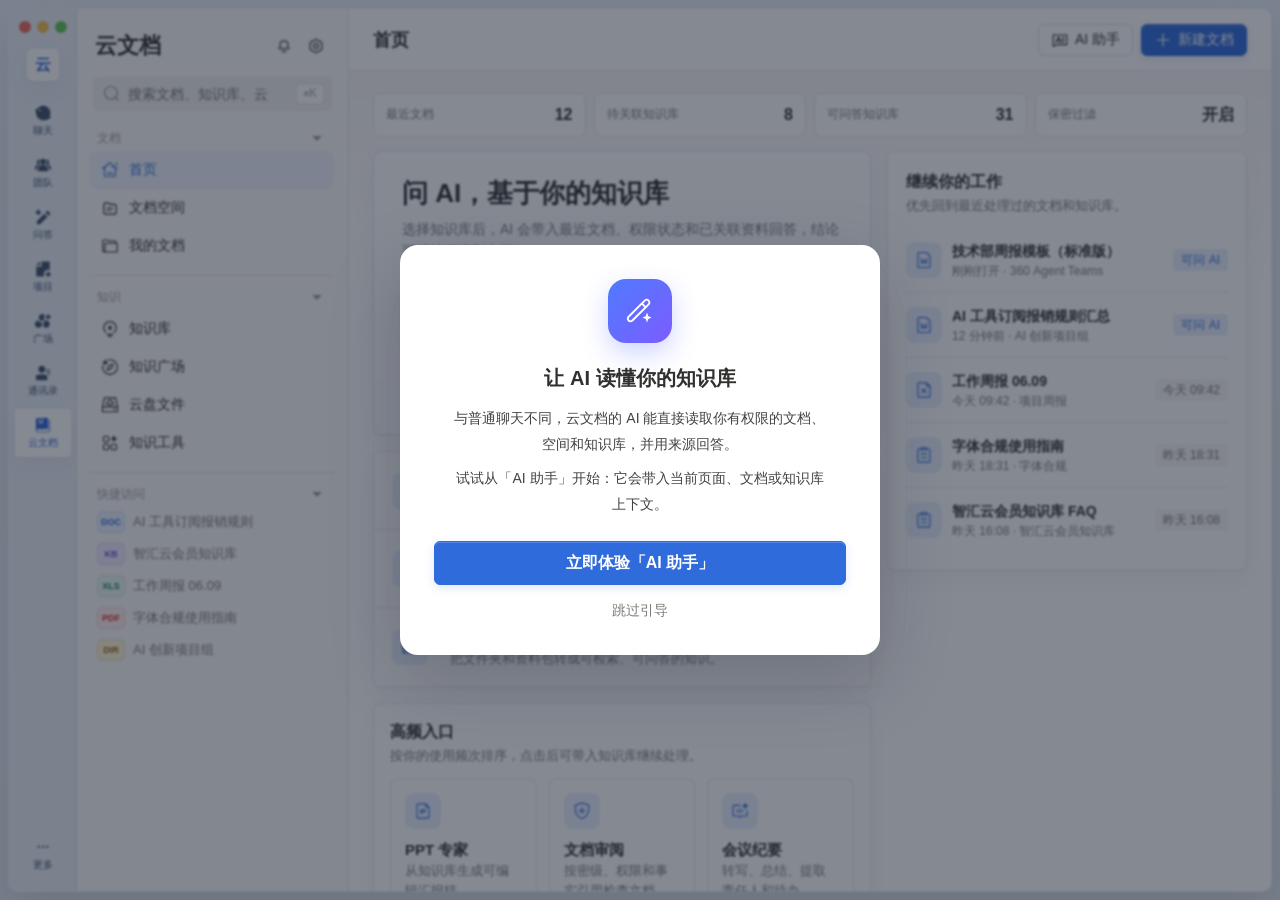
<file: designs/tuichat-cloud-docs-redesign/Cloud Docs Redesign v2 Boss.html>
<!doctype html>
<html lang="zh-CN">
<head>
  <meta charset="utf-8">
  <meta name="viewport" content="width=device-width, initial-scale=1">
  <title>360 云文档 · 知识工作台方案 v3</title>
  <style>
    :root {
      --fs-primary: #2F6BDB;
      --fs-primary-hover: #3F7BE8;
      --fs-primary-active: #2559BA;
      --fs-primary-light: #E9F1FF;
      --fs-text-title: rgba(30, 30, 28, 0.92);
      --fs-text-body: rgba(30, 30, 28, 0.84);
      --fs-text-secondary: rgba(30, 30, 28, 0.58);
      --fs-text-tertiary: rgba(30, 30, 28, 0.42);
      --fs-text-placeholder: rgba(30, 30, 28, 0.36);
      --fs-text-disabled: rgba(30, 30, 28, 0.24);
      --fs-bg-body: #FBFAF8;
      --fs-bg-sidebar: #F6F5F2;
      --fs-bg-fill: #F1F0ED;
      --fs-bg-hover: #F7F6F3;
      --fs-bg-selected: #EEF3FA;
      --fs-border: rgba(46, 42, 37, 0.14);
      --fs-divider: rgba(46, 42, 37, 0.10);
      --fs-success: #12CD7A;
      --fs-warning: #FFAB2E;
      --fs-error: #FF4D48;
      --fs-radius-sm: 4px;
      --fs-radius-md: 6px;
      --fs-radius-lg: 8px;
      --fs-radius-xl: 12px;
      --fs-radius-full: 999px;
      --fs-shadow-sm: 0 1px 2px rgba(31, 35, 41, 0.04), 0 8px 24px rgba(31, 35, 41, 0.05);
      --fs-shadow-md: 0 1px 3px rgba(31, 35, 41, 0.05), 0 14px 32px rgba(31, 35, 41, 0.10);
      --fs-shadow-fab: 0 6px 18px rgba(47,107,219,0.24);
      --fs-ease-out: cubic-bezier(0.23, 1, 0.32, 1);
      --fs-ease-standard: cubic-bezier(0.77, 0, 0.175, 1);
      --fs-motion-fast: 140ms;
      --fs-motion-medium: 190ms;
      --fs-font: -apple-system, BlinkMacSystemFont, "PingFang SC", "Hiragino Sans GB", "Microsoft YaHei", "Noto Sans SC", sans-serif;
    }

    * { box-sizing: border-box; }

    body {
      margin: 0;
      min-height: 100vh;
      overflow: hidden;
      color: var(--fs-text-title);
      background: #E8EEF6;
      font-family: var(--fs-font);
      font-size: 14px;
      line-height: 1.6;
      letter-spacing: 0;
      text-rendering: optimizeLegibility;
      font-variant-numeric: tabular-nums;
    }

    body::before {
      content: "";
      position: fixed;
      inset: 0;
      z-index: 0;
      pointer-events: none;
      background:
        linear-gradient(rgba(46,42,37,0.035) 1px, transparent 1px),
        linear-gradient(90deg, rgba(46,42,37,0.03) 1px, transparent 1px);
      background-size: 24px 24px;
      opacity: 0.10;
    }

    ::selection {
      background: rgba(47, 107, 219, 0.16);
      color: var(--fs-text-title);
    }

    button, input, textarea { font-family: inherit; }
    button { cursor: pointer; }

    button:focus-visible,
    input:focus-visible,
    textarea:focus-visible {
      outline: 2px solid rgba(47, 107, 219, 0.35);
      outline-offset: 2px;
    }

    .side-scroll,
    .content,
    .doc-canvas,
    .ai-side {
      scrollbar-width: thin;
      scrollbar-color: rgba(46, 42, 37, 0.20) transparent;
    }

    .side-scroll::-webkit-scrollbar,
    .content::-webkit-scrollbar,
    .doc-canvas::-webkit-scrollbar,
    .ai-side::-webkit-scrollbar {
      width: 10px;
      height: 10px;
    }

    .side-scroll::-webkit-scrollbar-thumb,
    .content::-webkit-scrollbar-thumb,
    .doc-canvas::-webkit-scrollbar-thumb,
    .ai-side::-webkit-scrollbar-thumb {
      border: 3px solid transparent;
      border-radius: var(--fs-radius-full);
      background: rgba(46, 42, 37, 0.20);
      background-clip: content-box;
    }

    .shell {
      position: relative;
      z-index: 1;
      width: 100vw;
      height: 100vh;
      padding: 8px;
      background: linear-gradient(180deg, #EDF3FA 0%, #E5ECF4 100%);
    }

    .desktop {
      width: 100%;
      height: 100%;
      min-width: 0;
      display: flex;
      overflow: hidden;
      border: 1px solid rgba(46, 42, 37, 0.08);
      border-radius: 10px;
      background: #FFFFFF;
      box-shadow: 0 20px 48px rgba(44, 58, 78, 0.14);
    }

    .left-rail {
      width: 68px;
      flex: 0 0 68px;
      display: flex;
      flex-direction: column;
      align-items: center;
      gap: 16px;
      padding: 12px 6px;
      background: #EAF0F7;
      border-right: 1px solid rgba(46, 42, 37, 0.08);
    }

    .mac-dots {
      width: 48px;
      display: flex;
      gap: 6px;
    }

    .mac-dots span {
      width: 12px;
      height: 12px;
      border-radius: 50%;
    }

    .mac-dots span:nth-child(1) { background: #EC695E; }
    .mac-dots span:nth-child(2) { background: #F5BE4F; }
    .mac-dots span:nth-child(3) { background: #61C454; }

    .avatar {
      width: 32px;
      height: 32px;
      display: grid;
      place-items: center;
      border-radius: var(--fs-radius-md);
      background: #FFFFFF;
      color: var(--fs-primary);
      font-size: 16px;
      font-weight: 600;
      box-shadow: var(--fs-shadow-sm);
    }

    .rail-group {
      width: 56px;
      display: flex;
      flex-direction: column;
      gap: 4px;
    }

    .rail-spacer { flex: 1; }

    .rail-item {
      width: 56px;
      height: 48px;
      border: 0;
      border-radius: var(--fs-radius-sm);
      display: flex;
      flex-direction: column;
      align-items: center;
      justify-content: center;
      gap: 2px;
      background: transparent;
      color: #3E506A;
      font-size: 10px;
    }

    .rail-item.active { background: #FFFFFF; color: var(--fs-primary); box-shadow: var(--fs-shadow-sm); }

    .sidebar {
      width: 272px;
      flex: 0 0 272px;
      display: flex;
      flex-direction: column;
      padding: 22px 12px 16px;
      border-right: 1px solid var(--fs-divider);
      background: #FBFAF8;
    }

    .brand-row {
      display: flex;
      align-items: center;
      justify-content: space-between;
      padding: 0 6px;
      margin-bottom: 16px;
    }

    .brand-actions {
      display: inline-flex;
      align-items: center;
      gap: 4px;
    }

    .brand {
      display: flex;
      align-items: center;
      gap: 8px;
      font-size: 22px;
      line-height: 30px;
      font-weight: 600;
    }

    .global-search {
      position: relative;
      margin: 0 4px 14px;
    }

    .global-search input {
      width: 100%;
      height: 34px;
      padding: 0 48px 0 34px;
      border: 1px solid transparent;
      border-radius: var(--fs-radius-md);
      background: var(--fs-bg-fill);
      color: var(--fs-text-title);
      font-size: 14px;
    }

    .global-search input:focus {
      border-color: var(--fs-primary);
      background: #FFFFFF;
      box-shadow: 0 0 0 2px rgba(47, 107, 219, 0.12);
    }

    .global-search .search-icon {
      position: absolute;
      top: 8px;
      left: 10px;
      color: var(--fs-text-tertiary);
    }

    .keycap {
      position: absolute;
      top: 7px;
      right: 8px;
      height: 20px;
      display: inline-flex;
      align-items: center;
      padding: 0 6px;
      border: 1px solid var(--fs-divider);
      border-radius: var(--fs-radius-sm);
      color: var(--fs-text-tertiary);
      background: #FFFFFF;
      font-size: 12px;
    }

    .side-scroll {
      flex: 1;
      min-height: 0;
      overflow: auto;
      padding-right: 2px;
    }

    .nav-group {
      padding: 8px 0 10px;
      border-top: 1px solid var(--fs-divider);
    }

    .nav-group:first-child { border-top: 0; padding-top: 0; }

    .nav-title {
      width: 100%;
      border: 0;
      display: flex;
      align-items: center;
      justify-content: space-between;
      height: 26px;
      padding: 0 8px;
      background: transparent;
      color: var(--fs-text-tertiary);
      font-size: 12px;
      line-height: 20px;
      text-align: left;
      cursor: pointer;
      transition: color var(--fs-motion-fast) var(--fs-ease-out);
    }

    .nav-title .icon {
      transition: transform var(--fs-motion-fast) var(--fs-ease-out);
    }

    .nav-group.is-collapsed .nav-title .icon {
      transform: rotate(-90deg);
    }

    .nav-group.is-collapsed .side-item,
    .nav-group.is-collapsed .quick-list {
      display: none;
    }

    .side-item {
      width: 100%;
      height: 38px;
      border: 0;
      border-radius: var(--fs-radius-lg);
      display: flex;
      align-items: center;
      gap: 10px;
      padding: 0 12px;
      background: transparent;
      color: var(--fs-text-title);
      font-size: 14px;
      font-weight: 500;
      text-align: left;
    }

    .side-item.active { background: var(--fs-bg-selected); color: var(--fs-primary); }

    .quick-list {
      display: flex;
      flex-direction: column;
      gap: 2px;
    }

    .quick-item {
      width: 100%;
      height: 30px;
      border: 0;
      display: flex;
      align-items: center;
      gap: 8px;
      padding: 0 8px;
      border-radius: var(--fs-radius-md);
      background: transparent;
      color: var(--fs-text-secondary);
      font-size: 13px;
      text-align: left;
      cursor: pointer;
    }

    .quick-item span:last-child {
      overflow: hidden;
      white-space: nowrap;
      text-overflow: ellipsis;
    }

    .quick-item.active {
      background: var(--fs-bg-selected);
      color: var(--fs-primary);
      font-weight: 500;
    }

    .file-badge {
      width: 28px;
      height: 22px;
      flex: 0 0 28px;
      display: inline-flex;
      align-items: center;
      justify-content: center;
      border-radius: 6px;
      border: 1px solid transparent;
      font-size: 9px;
      line-height: 1;
      font-weight: 700;
      letter-spacing: 0;
    }

    .file-badge.doc {
      color: #2f6bdb;
      background: #eaf2ff;
      border-color: rgba(47, 107, 219, 0.12);
    }

    .file-badge.kb {
      color: #6b4fd8;
      background: #f1ecff;
      border-color: rgba(107, 79, 216, 0.14);
    }

    .file-badge.xls {
      color: #168a4a;
      background: #e9f8f0;
      border-color: rgba(22, 138, 74, 0.12);
    }

    .file-badge.pdf {
      color: #d93025;
      background: #fff0f0;
      border-color: rgba(217, 48, 37, 0.14);
    }

    .file-badge.folder {
      color: #9a6500;
      background: #fff5d8;
      border-color: rgba(154, 101, 0, 0.14);
    }

    .quick-item.active .file-badge {
      color: var(--fs-primary);
      background: #fff;
      border-color: rgba(47, 107, 219, 0.18);
    }

    .workspace {
      flex: 1;
      min-width: 0;
      display: flex;
      flex-direction: column;
      background: #FFFFFF;
    }

    .topbar {
      height: 62px;
      flex: 0 0 62px;
      display: flex;
      align-items: center;
      justify-content: space-between;
      gap: 16px;
      padding: 0 24px;
      border-bottom: 1px solid var(--fs-divider);
      background: rgba(255,255,255,0.96);
      backdrop-filter: saturate(1.1) blur(8px);
    }

    .page-title {
      margin: 0;
      color: var(--fs-text-title);
      font-size: 18px;
      line-height: 26px;
      font-weight: 600;
    }

    .topbar-actions, .row, .tag-row, .action-row {
      display: flex;
      align-items: center;
      gap: 8px;
      flex-wrap: wrap;
    }

    .content {
      flex: 1;
      min-height: 0;
      overflow: auto;
      padding: 22px 24px;
      background: #FFFFFF;
    }

    .content.soft {
      background: linear-gradient(180deg, rgba(246,245,242,0.84) 0, rgba(255,255,255,0) 210px), #FFFFFF;
    }

    .content.flat {
      padding: 0;
      background: #FFFFFF;
    }

    .btn {
      height: 32px;
      border: 1px solid var(--fs-border);
      border-radius: var(--fs-radius-md);
      display: inline-flex;
      align-items: center;
      justify-content: center;
      gap: 6px;
      padding: 0 12px;
      background: #FFFFFF;
      color: var(--fs-text-title);
      font-size: 14px;
      white-space: nowrap;
      transition: background var(--fs-motion-fast) var(--fs-ease-out), border-color var(--fs-motion-fast) var(--fs-ease-out), color var(--fs-motion-fast) var(--fs-ease-out), transform 120ms var(--fs-ease-out), box-shadow var(--fs-motion-fast) var(--fs-ease-out);
    }

    .btn:active { transform: scale(0.98); }

    .btn.primary {
      border-color: var(--fs-primary);
      background: var(--fs-primary);
      color: #FFFFFF;
      font-weight: 500;
      box-shadow: inset 0 1px 0 rgba(255,255,255,0.18), 0 3px 10px rgba(47,107,219,0.16);
    }

    .btn.text {
      border-color: transparent;
      background: transparent;
      color: var(--fs-primary);
    }

    .btn.compact {
      height: 28px;
      padding: 0 10px;
      font-size: 13px;
    }

    .icon-button {
      width: 32px;
      height: 32px;
      border: 0;
      border-radius: var(--fs-radius-md);
      display: inline-flex;
      align-items: center;
      justify-content: center;
      color: var(--fs-text-secondary);
      background: transparent;
      transition: background var(--fs-motion-fast) var(--fs-ease-out), color var(--fs-motion-fast) var(--fs-ease-out), transform 120ms var(--fs-ease-out);
    }

    .icon-button:active { transform: scale(0.96); }

    .brand-actions .icon-button {
      width: 28px;
      height: 28px;
      color: rgba(30, 30, 28, 0.58);
    }

    .brand-svg-icon {
      width: 18px;
      height: 18px;
      display: block;
      overflow: visible;
      stroke: currentColor;
      stroke-width: 1.8;
      stroke-linecap: round;
      stroke-linejoin: round;
      fill: none;
    }

    .icon {
      --icon: none;
      width: 18px;
      height: 18px;
      display: inline-flex;
      flex: 0 0 auto;
      color: currentColor;
      background-color: currentColor;
      -webkit-mask: var(--icon) center / contain no-repeat;
      mask: var(--icon) center / contain no-repeat;
    }

    .icon.rail-chat { --icon: url("[data-uri]"); }
    .icon.notification { --icon: url("[data-uri]"); }
    .icon.rail-team { --icon: url("[data-uri]"); }
    .icon.rail-assistant { --icon: url("[data-uri]"); }
    .icon.rail-project { --icon: url("[data-uri]"); }
    .icon.rail-square { --icon: url("[data-uri]"); }
    .icon.rail-contacts { --icon: url("[data-uri]"); }
    .icon.rail-cloud-doc { --icon: url("[data-uri]"); }

    .icon.home { --icon: url("[data-uri]"); }
    .icon.doc { --icon: url("[data-uri]"); }
    .icon.kb { --icon: url("[data-uri]"); }
    .icon.ai { --icon: url("[data-uri]"); }
    .icon.discover { --icon: url("[data-uri]"); }
    .icon.drive { --icon: url("[data-uri]"); }
    .icon.tools { --icon: url("[data-uri]"); }
    .icon.search { --icon: url("[data-uri]"); }
    .icon.plus { --icon: url("[data-uri]"); }
    .icon.settings { --icon: url("[data-uri]"); }
    .icon.folder { --icon: url("[data-uri]"); }
    .icon.ppt { --icon: url("[data-uri]"); }
    .icon.meeting { --icon: url("[data-uri]"); }
    .icon.summary { --icon: url("[data-uri]"); }
    .icon.word { --icon: url("[data-uri]"); }
    .icon.excel { --icon: url("[data-uri]"); }
    .icon.upload { --icon: url("[data-uri]"); }
    .icon.send { --icon: url("[data-uri]"); }
    .icon.star { --icon: url("[data-uri]"); }
    .icon.star-on { --icon: url("[data-uri]"); }
    .icon.more { --icon: url("[data-uri]"); }
    .icon.close { --icon: url("data:image/svg+xml,%3Csvg width='28' height='28' viewBox='0 0 28 28' fill='none' xmlns='http://www.w3.org/2000/svg'%3E%3Cpath d='M8.75 8.75L19.25 19.25M19.25 8.75L8.75 19.25' stroke='black' stroke-width='2.2' stroke-linecap='round'/%3E%3C/svg%3E"); }
    .icon-button .icon.close { width: 16px; height: 16px; }
    .icon.auth { --icon: url("[data-uri]"); }
    .icon.shield { --icon: url("[data-uri]"); }
    .icon.share { --icon: url("[data-uri]"); }
    .icon.comment { --icon: url("[data-uri]"); }
    .icon.magic { --icon: url("[data-uri]"); }
    .icon.database { --icon: url("[data-uri]"); }
    .icon.list { --icon: url("[data-uri]"); }
    .icon.space { --icon: url("data:image/svg+xml,%3Csvg width='28' height='28' viewBox='0 0 28 28' fill='none' xmlns='http://www.w3.org/2000/svg'%3E%3Cpath d='M4.375 8.75C4.375 7.3 5.55 6.125 7 6.125H11.375L13.417 8.458H21C22.45 8.458 23.625 9.633 23.625 11.083V21C23.625 22.45 22.45 23.625 21 23.625H7C5.55 23.625 4.375 22.45 4.375 21V8.75Z' stroke='black' stroke-width='1.8' stroke-linejoin='round'/%3E%3Cpath d='M9.333 14H18.667M9.333 17.5H15.75' stroke='black' stroke-width='1.8' stroke-linecap='round'/%3E%3C/svg%3E"); }
    .icon.card { --icon: url("[data-uri]"); }
    .icon.chevron { --icon: url("[data-uri]"); }
    .icon.arrow { --icon: url("[data-uri]"); }
    .icon.lock { --icon: url("[data-uri]"); }

    .card {
      border: 1px solid rgba(46, 42, 37, 0.09);
      border-radius: var(--fs-radius-lg);
      background: #FFFFFF;
      box-shadow: 0 1px 2px rgba(31, 35, 41, 0.03), 0 10px 28px rgba(31, 35, 41, 0.045);
    }

    .section-title {
      display: flex;
      align-items: center;
      justify-content: space-between;
      gap: 16px;
      margin-bottom: 12px;
    }

    .section-title h2 {
      margin: 0;
      font-size: 16px;
      line-height: 24px;
      font-weight: 600;
    }

    .section-title p {
      margin: 2px 0 0;
      color: var(--fs-text-secondary);
      font-size: 13px;
      line-height: 20px;
    }

    .tag {
      height: 22px;
      display: inline-flex;
      align-items: center;
      gap: 4px;
      padding: 0 8px;
      border-radius: var(--fs-radius-sm);
      background: var(--fs-bg-hover);
      color: var(--fs-text-secondary);
      font-size: 12px;
      line-height: 20px;
      white-space: nowrap;
    }

    .tag .icon {
      width: 14px;
      height: 14px;
      flex-basis: 14px;
    }

    .tag.blue { background: var(--fs-primary-light); color: var(--fs-primary); }
    .tag.green { background: rgba(18,205,122,0.12); color: #0BAA63; }
    .tag.orange { background: rgba(255,171,46,0.14); color: #B66B00; }
    .tag.danger {
      border: 1px solid rgba(255, 77, 72, 0.35);
      background: #FFF0F0;
      color: #D93025;
    }

    .muted { color: var(--fs-text-secondary); }
    .faint { color: var(--fs-text-tertiary); }

    .metric-strip {
      display: grid;
      grid-template-columns: repeat(4, minmax(0, 1fr));
      gap: 8px;
      margin-bottom: 14px;
    }

    .metric-pill {
      min-height: 44px;
      display: flex;
      align-items: center;
      justify-content: space-between;
      gap: 10px;
      padding: 10px 12px;
      border: 1px solid var(--fs-divider);
      border-radius: var(--fs-radius-lg);
      background: #FFFFFF;
    }

    .metric-pill strong { font-size: 16px; line-height: 22px; }
    .metric-pill span { color: var(--fs-text-secondary); font-size: 12px; }

    .home-grid {
      display: grid;
      grid-template-columns: minmax(0, 1.16fr) minmax(320px, 0.84fr);
      gap: 16px;
      margin-bottom: 16px;
    }

    .focus-card {
      padding: 18px;
      min-height: 266px;
    }

    .focus-card h2 {
      margin: 0 0 4px;
      font-size: 22px;
      line-height: 32px;
      font-weight: 600;
    }

    .focus-card p {
      margin: 0;
      color: var(--fs-text-secondary);
      font-size: 14px;
      line-height: 22px;
    }

    .quick-start {
      display: grid;
      grid-template-columns: 1.2fr 1fr 1fr;
      gap: 12px;
      margin-top: 16px;
    }

    .start-tile {
      min-height: 122px;
      border: 1px solid var(--fs-divider);
      border-radius: var(--fs-radius-lg);
      display: flex;
      flex-direction: column;
      gap: 10px;
      padding: 14px;
      background: #FFFFFF;
      text-align: left;
      transition: background var(--fs-motion-fast) var(--fs-ease-out), border-color var(--fs-motion-fast) var(--fs-ease-out), box-shadow var(--fs-motion-fast) var(--fs-ease-out), transform 120ms var(--fs-ease-out);
    }

    .start-tile.primary {
      border-color: rgba(47, 107, 219, 0.18);
      background: linear-gradient(180deg, #F7F9FD, #FFFFFF);
    }

    .tile-icon {
      width: 36px;
      height: 36px;
      display: grid;
      place-items: center;
      border-radius: var(--fs-radius-lg);
      background: var(--fs-primary-light);
      color: var(--fs-primary);
    }

    .start-tile strong {
      display: block;
      font-size: 15px;
      line-height: 22px;
    }

    .start-tile span {
      color: var(--fs-text-secondary);
      font-size: 13px;
      line-height: 20px;
    }

    .onboarding {
      padding: 16px;
      display: flex;
      flex-direction: column;
      gap: 12px;
    }

    .step-row {
      display: grid;
      grid-template-columns: 28px minmax(0, 1fr) auto;
      align-items: center;
      column-gap: 12px;
      min-height: 64px;
      padding: 12px 14px;
      border: 1px solid transparent;
      border-radius: var(--fs-radius-lg);
      background: #FBFAF8;
      transition: border-color var(--fs-motion-fast) var(--fs-ease-out), background var(--fs-motion-fast) var(--fs-ease-out);
    }

    .step-row:hover {
      border-color: rgba(47, 107, 219, 0.12);
      background: #FFFFFF;
    }

    .step-index {
      width: 24px;
      height: 24px;
      display: inline-grid;
      place-items: center;
      justify-self: start;
      border-radius: 8px;
      background: var(--fs-primary-light);
      color: var(--fs-primary);
      font-size: 12px;
      line-height: 1;
      font-weight: 700;
    }

    .step-row > div {
      min-width: 0;
    }

    .step-row .btn {
      justify-self: end;
      min-width: 52px;
    }

    .step-row strong {
      display: block;
      font-size: 14px;
      line-height: 22px;
    }

    .step-row > div span {
      display: block;
      color: var(--fs-text-secondary);
      font-size: 12px;
      line-height: 18px;
    }

    .two-col {
      display: grid;
      grid-template-columns: minmax(0, 1fr) minmax(320px, 0.86fr);
      gap: 16px;
    }

    .home-workbench {
      display: grid;
      grid-template-columns: minmax(0, 1fr) 360px;
      gap: 16px;
      align-items: start;
      margin-bottom: 16px;
    }

    .home-primary {
      min-width: 0;
      display: flex;
      flex-direction: column;
      gap: 16px;
    }

    .home-ai-window {
      min-height: 284px;
      padding: 24px 28px 22px;
      display: flex;
      flex-direction: column;
      justify-content: flex-start;
      gap: 18px;
      border-color: rgba(47, 107, 219, 0.14);
      background: linear-gradient(180deg, #FFFFFF 0%, #FBFDFF 100%);
    }

    .home-ai-copy {
      max-width: 840px;
      display: flex;
      flex-direction: column;
      gap: 8px;
    }

    .home-ai-window h2 {
      margin: 0;
      color: var(--fs-text-title);
      font-size: 26px;
      line-height: 34px;
      font-weight: 700;
      letter-spacing: 0;
    }

    .home-ai-window p {
      margin: 0;
      color: var(--fs-text-secondary);
      font-size: 14px;
      line-height: 22px;
    }

    .home-ai-compose {
      min-height: 64px;
      display: grid;
      grid-template-columns: auto minmax(0, 1fr) 48px;
      align-items: center;
      gap: 8px;
      padding: 8px;
      border: 1px solid var(--fs-divider);
      border-radius: var(--fs-radius-xl);
      background: #FFFFFF;
      box-shadow: var(--fs-shadow-sm);
      cursor: pointer;
      transition: border-color var(--fs-motion-fast) var(--fs-ease-out), box-shadow var(--fs-motion-fast) var(--fs-ease-out);
    }

    .home-kb-picker {
      position: relative;
      min-width: 156px;
    }

    .home-ai-scope {
      width: 100%;
      height: 40px;
      display: inline-flex;
      align-items: center;
      justify-content: center;
      gap: 6px;
      padding: 0 12px;
      border: 1px solid rgba(56,115,250,0.16);
      border-radius: var(--fs-radius-lg);
      background: var(--fs-primary-light);
      color: var(--fs-primary);
      font-size: 14px;
      font-weight: 600;
      white-space: nowrap;
      cursor: pointer;
    }

    .home-ai-scope .icon.chevron {
      width: 12px;
      height: 12px;
      color: currentColor;
    }

    .home-kb-menu {
      position: absolute;
      z-index: 8;
      top: 46px;
      left: 0;
      width: 196px;
      padding: 6px;
      border: 1px solid var(--fs-divider);
      border-radius: var(--fs-radius-lg);
      background: #FFFFFF;
      box-shadow: var(--fs-shadow-md);
    }

    .home-kb-option {
      width: 100%;
      min-height: 34px;
      display: flex;
      align-items: center;
      justify-content: space-between;
      gap: 8px;
      padding: 7px 8px;
      border: 0;
      border-radius: var(--fs-radius-md);
      background: transparent;
      color: var(--fs-text-body);
      font-size: 13px;
      text-align: left;
      cursor: pointer;
    }

    .home-kb-option:hover {
      background: var(--fs-bg-hover);
    }

    .home-kb-option.active {
      background: var(--fs-bg-selected);
      color: var(--fs-primary);
      font-weight: 600;
    }

    .home-kb-current {
      flex: 0 0 auto;
      color: var(--fs-primary);
      font-size: 12px;
      line-height: 18px;
      font-weight: 500;
    }

    .home-ai-placeholder {
      overflow: hidden;
      white-space: nowrap;
      text-overflow: ellipsis;
      color: var(--fs-text-placeholder);
      font-size: 14px;
      line-height: 22px;
    }

    .home-ai-send {
      width: 40px;
      height: 40px;
      display: inline-grid;
      place-items: center;
      border: 0;
      border-radius: var(--fs-radius-lg);
      background: var(--fs-primary);
      color: #FFFFFF;
      box-shadow: var(--fs-shadow-fab);
    }

    .home-ai-send .icon {
      width: 18px;
      height: 18px;
    }

    .home-ai-presets {
      display: flex;
      flex-wrap: wrap;
      gap: 8px;
    }

    .home-ai-presets .pill {
      height: 32px;
      padding: 0 14px;
      background: #FFFFFF;
    }

    .home-action-list {
      padding: 0;
      overflow: hidden;
    }

    .home-action-row {
      width: 100%;
      min-height: 78px;
      display: grid;
      grid-template-columns: 44px minmax(0, 1fr) auto;
      align-items: center;
      gap: 14px;
      padding: 16px 18px;
      border: 0;
      border-bottom: 1px solid var(--fs-divider);
      background: #FFFFFF;
      color: inherit;
      font: inherit;
      text-align: left;
      transition: background var(--fs-motion-fast) var(--fs-ease-out);
    }

    .home-action-row:last-child {
      border-bottom: 0;
    }

    .home-action-row h3 {
      margin: 0;
      font-size: 15px;
      line-height: 22px;
      font-weight: 600;
    }

    .home-action-row p {
      margin: 2px 0 0;
      color: var(--fs-text-secondary);
      font-size: 13px;
      line-height: 20px;
    }

    .home-continue {
      padding: 18px;
    }

    .continue-list {
      display: flex;
      flex-direction: column;
      margin-top: 12px;
    }

    .continue-item {
      width: 100%;
      min-height: 62px;
      display: grid;
      grid-template-columns: 36px minmax(0, 1fr) auto;
      align-items: center;
      gap: 10px;
      padding: 12px 0;
      border: 0;
      border-bottom: 1px solid var(--fs-divider);
      background: transparent;
      color: inherit;
      font: inherit;
      text-align: left;
    }

    .continue-item:last-child {
      border-bottom: 0;
    }

    .continue-item h3 {
      margin: 0;
      overflow: hidden;
      white-space: nowrap;
      text-overflow: ellipsis;
      font-size: 14px;
      line-height: 22px;
      font-weight: 600;
    }

    .continue-item p {
      margin: 0;
      overflow: hidden;
      white-space: nowrap;
      text-overflow: ellipsis;
      color: var(--fs-text-secondary);
      font-size: 12px;
      line-height: 18px;
    }

    .home-tools {
      padding: 16px;
    }

    .home-tools-grid {
      display: grid;
      grid-template-columns: repeat(3, minmax(0, 1fr));
      gap: 12px;
      margin-top: 12px;
    }

    .home-tool-tile {
      min-height: 116px;
      display: flex;
      flex-direction: column;
      gap: 10px;
      padding: 14px;
      border: 1px solid var(--fs-divider);
      border-radius: var(--fs-radius-lg);
      background: #FFFFFF;
      color: inherit;
      font: inherit;
      text-align: left;
      transition: background var(--fs-motion-fast) var(--fs-ease-out), border-color var(--fs-motion-fast) var(--fs-ease-out), box-shadow var(--fs-motion-fast) var(--fs-ease-out), transform 120ms var(--fs-ease-out);
    }

    .home-tool-tile h3 {
      margin: 0;
      font-size: 15px;
      line-height: 22px;
      font-weight: 600;
    }

    .home-tool-tile p {
      margin: 0;
      color: var(--fs-text-secondary);
      font-size: 13px;
      line-height: 20px;
    }

    .panel { padding: 16px; }

    .doc-list, .conv-list, .source-list {
      display: flex;
      flex-direction: column;
      gap: 6px;
    }

    .doc-row {
      width: 100%;
      border: 0;
      display: grid;
      grid-template-columns: 32px minmax(0,1fr) auto;
      align-items: center;
      gap: 10px;
      padding: 10px;
      border-radius: var(--fs-radius-lg);
      background: transparent;
      color: inherit;
      font: inherit;
      text-align: left;
      cursor: pointer;
      transition: background var(--fs-motion-fast) var(--fs-ease-out), transform 120ms var(--fs-ease-out), border-color var(--fs-motion-fast) var(--fs-ease-out), box-shadow var(--fs-motion-fast) var(--fs-ease-out);
    }

    .doc-row:active { transform: scale(0.995); }

    .doc-row h3 {
      margin: 0;
      overflow: hidden;
      white-space: nowrap;
      text-overflow: ellipsis;
      font-size: 14px;
      line-height: 22px;
      font-weight: 600;
    }

    .doc-row p {
      margin: 0;
      overflow: hidden;
      white-space: nowrap;
      text-overflow: ellipsis;
      color: var(--fs-text-secondary);
      font-size: 12px;
      line-height: 18px;
    }

    .grid {
      display: grid;
      gap: 12px;
    }

    .grid.cols-2 { grid-template-columns: repeat(2, minmax(0, 1fr)); }
    .grid.cols-3 { grid-template-columns: repeat(3, minmax(0, 1fr)); }
    .grid.cols-4 { grid-template-columns: repeat(4, minmax(0, 1fr)); }

    .prompt-card, .space-card, .kb-card, .resource-card, .tool-card {
      padding: 14px;
      display: flex;
      flex-direction: column;
      gap: 10px;
      min-height: 150px;
    }

    .prompt-card {
      min-height: 112px;
      text-align: left;
      border-color: rgba(46, 42, 37, 0.10);
      transition: background var(--fs-motion-fast) var(--fs-ease-out), border-color var(--fs-motion-fast) var(--fs-ease-out), box-shadow var(--fs-motion-fast) var(--fs-ease-out), transform 120ms var(--fs-ease-out);
    }

    .prompt-card:active { transform: scale(0.995); }

    .prompt-card h3, .space-card h3, .kb-card h3, .resource-card h3, .tool-card h3 {
      margin: 0;
      font-size: 15px;
      line-height: 22px;
      font-weight: 600;
    }

    .prompt-card p, .space-card p, .kb-card p, .resource-card p, .tool-card p {
      margin: 0;
      color: var(--fs-text-secondary);
      font-size: 13px;
      line-height: 20px;
    }

    .space-card {
      min-height: 210px;
      border-color: rgba(47, 107, 219, 0.10);
      background: linear-gradient(180deg, #F6FAFF 0, #FFFFFF 72px);
      transition: border-color var(--fs-motion-fast) var(--fs-ease-out), box-shadow var(--fs-motion-fast) var(--fs-ease-out), transform 120ms var(--fs-ease-out);
    }

    .space-doc-list {
      flex: 1 1 auto;
      display: flex;
      flex-direction: column;
      gap: 6px;
      margin-top: 2px;
    }

    .space-doc-line {
      display: grid;
      grid-template-columns: minmax(0, 1fr) auto;
      gap: 10px;
      align-items: center;
      color: var(--fs-text-title);
      font-size: 13px;
      line-height: 20px;
    }

    .space-doc-line span:first-child {
      overflow: hidden;
      white-space: nowrap;
      text-overflow: ellipsis;
    }

    .space-doc-line span:last-child {
      color: var(--fs-text-secondary);
      white-space: nowrap;
    }

    .space-meta {
      display: flex;
      align-items: center;
      justify-content: space-between;
      gap: 12px;
      padding-top: 8px;
      border-top: 1px solid var(--fs-divider);
      color: var(--fs-text-secondary);
      font-size: 12px;
      line-height: 18px;
    }

    .space-card .action-row {
      flex: 0 0 auto;
    }

    .card-head {
      display: flex;
      align-items: flex-start;
      justify-content: space-between;
      gap: 10px;
    }

    .card-title {
      min-width: 0;
      display: flex;
      align-items: flex-start;
      gap: 10px;
    }

    .card-avatar {
      width: 40px;
      height: 40px;
      flex: 0 0 40px;
      display: grid;
      place-items: center;
      border-radius: var(--fs-radius-lg);
      background: var(--fs-primary-light);
      color: var(--fs-primary);
    }

    .card-title h3 {
      overflow: hidden;
      white-space: nowrap;
      text-overflow: ellipsis;
    }

    .tabs {
      display: flex;
      gap: 24px;
      border-bottom: 1px solid var(--fs-divider);
      margin-bottom: 16px;
      overflow-x: auto;
      scrollbar-width: none;
    }

    .tabs::-webkit-scrollbar { display: none; }

    .tab {
      flex: 0 0 auto;
      height: 38px;
      border: 0;
      background: transparent;
      color: var(--fs-text-secondary);
      font-size: 14px;
      white-space: nowrap;
      position: relative;
    }

    .tab.active {
      color: var(--fs-primary);
      font-weight: 600;
    }

    .tab.active::after {
      content: "";
      position: absolute;
      left: 0;
      right: 0;
      bottom: -1px;
      height: 2px;
      border-radius: 1px;
      background: var(--fs-primary);
    }

    .ai-page {
      display: grid;
      grid-template-columns: minmax(0, 1fr) 330px;
      gap: 16px;
    }

    .ai-composer {
      border: 1px solid rgba(46, 42, 37, 0.12);
      border-radius: var(--fs-radius-xl);
      overflow: hidden;
      background: #FFFFFF;
      box-shadow: var(--fs-shadow-sm);
    }

    .ai-composer textarea {
      width: 100%;
      min-height: 84px;
      display: block;
      resize: none;
      border: 0;
      outline: 0;
      padding: 14px 16px;
      color: var(--fs-text-title);
      font-size: 14px;
      line-height: 22px;
    }

    .composer-toolbar {
      min-height: 44px;
      display: flex;
      align-items: center;
      justify-content: space-between;
      gap: 10px;
      padding: 8px 10px;
      border-top: 1px solid var(--fs-divider);
      background: #FBFAF8;
    }

    .assistant-layer {
      position: fixed;
      inset: 0;
      z-index: 40;
      pointer-events: none;
    }

    .assistant-scrim {
      position: absolute;
      inset: 0;
      background: rgba(31, 35, 41, 0.06);
      pointer-events: auto;
      animation: fadeIn var(--fs-motion-fast) var(--fs-ease-out);
    }

    .assistant-drawer {
      position: absolute;
      top: 12px;
      right: 12px;
      bottom: 12px;
      width: 392px;
      display: flex;
      flex-direction: column;
      border: 1px solid rgba(46, 42, 37, 0.12);
      border-radius: var(--fs-radius-xl);
      background: #FFFFFF;
      box-shadow: 0 14px 40px rgba(31, 35, 41, 0.14);
      overflow: hidden;
      pointer-events: auto;
      animation: drawerIn var(--fs-motion-medium) var(--fs-ease-out);
    }

    .assistant-head {
      min-height: 62px;
      display: flex;
      align-items: center;
      justify-content: space-between;
      gap: 12px;
      padding: 14px 16px;
      border-bottom: 1px solid var(--fs-divider);
      background: rgba(255,255,255,0.96);
    }

    .assistant-head h2 {
      margin: 0;
      font-size: 16px;
      line-height: 24px;
      font-weight: 600;
    }

    .assistant-head p {
      margin: 2px 0 0;
      color: var(--fs-text-secondary);
      font-size: 12px;
      line-height: 18px;
    }

    .assistant-body {
      flex: 1 1 auto;
      min-height: 0;
      display: flex;
      flex-direction: column;
      gap: 12px;
      padding: 14px 16px;
      overflow: auto;
      background: linear-gradient(180deg, #FBFAF8 0, #FFFFFF 160px);
    }

    .assistant-context {
      padding: 12px;
      border: 1px solid var(--fs-divider);
      border-radius: var(--fs-radius-lg);
      background: #FFFFFF;
    }

    .assistant-context strong {
      display: block;
      margin-bottom: 4px;
      font-size: 14px;
      line-height: 22px;
    }

    .assistant-context p {
      margin: 0 0 10px;
      color: var(--fs-text-secondary);
      font-size: 12px;
      line-height: 20px;
    }

    .assistant-message {
      padding: 12px;
      border-radius: var(--fs-radius-lg);
      background: #F7F9FA;
      color: var(--fs-text-body);
      font-size: 13px;
      line-height: 21px;
    }

    .assistant-message strong {
      display: block;
      margin-bottom: 4px;
      color: var(--fs-text-title);
      font-size: 14px;
      line-height: 22px;
    }

    .assistant-prompts {
      display: flex;
      flex-direction: column;
      gap: 8px;
    }

    .assistant-prompt {
      min-height: 40px;
      display: flex;
      align-items: center;
      justify-content: space-between;
      gap: 8px;
      padding: 9px 10px;
      border: 1px solid var(--fs-divider);
      border-radius: var(--fs-radius-lg);
      background: #FFFFFF;
      color: var(--fs-text-title);
      font-size: 13px;
      line-height: 20px;
      text-align: left;
    }

    .assistant-prompt:hover {
      background: var(--fs-bg-hover);
    }

    .assistant-footer {
      flex: 0 0 auto;
      padding: 12px;
      border-top: 1px solid var(--fs-divider);
      background: #FFFFFF;
    }

    .assistant-footer .ai-composer {
      border-radius: var(--fs-radius-lg);
      box-shadow: none;
    }

    .assistant-footer .ai-composer textarea {
      min-height: 74px;
    }

    @keyframes drawerIn {
      from { opacity: 0; transform: translateX(16px); }
      to { opacity: 1; transform: translateX(0); }
    }

    @keyframes fadeIn {
      from { opacity: 0; }
      to { opacity: 1; }
    }

    .scope-select {
      display: flex;
      gap: 8px;
      flex-wrap: wrap;
      margin: 12px 0;
    }

    .pill {
      height: 28px;
      border: 1px solid var(--fs-divider);
      border-radius: var(--fs-radius-full);
      display: inline-flex;
      align-items: center;
      gap: 6px;
      padding: 0 10px;
      background: #FFFFFF;
      color: var(--fs-text-secondary);
      font-size: 13px;
      white-space: nowrap;
    }

    .pill.active {
      border-color: rgba(47,107,219,0.22);
      background: var(--fs-primary-light);
      color: var(--fs-primary);
      font-weight: 500;
    }

    .editor-layout {
      height: 100%;
      display: grid;
      grid-template-columns: minmax(0, 1fr) 330px;
      background: #FFFFFF;
    }

    .editor-main {
      min-width: 0;
      display: flex;
      flex-direction: column;
      border-right: 1px solid var(--fs-divider);
    }

    .editor-toolbar {
      height: 48px;
      display: flex;
      align-items: center;
      justify-content: space-between;
      gap: 12px;
      padding: 0 16px;
      border-bottom: 1px solid var(--fs-divider);
      background: #FFFFFF;
    }

    .tool-strip {
      display: flex;
      align-items: center;
      gap: 4px;
    }

    .tool {
      width: 28px;
      height: 28px;
      border: 0;
      border-radius: var(--fs-radius-sm);
      display: grid;
      place-items: center;
      background: transparent;
      color: var(--fs-text-secondary);
      font-size: 13px;
      font-weight: 600;
      transition: background var(--fs-motion-fast) var(--fs-ease-out), color var(--fs-motion-fast) var(--fs-ease-out);
    }

    .tool.active { background: var(--fs-bg-hover); color: var(--fs-primary); }

    .doc-canvas {
      flex: 1;
      overflow: auto;
      padding: 30px 56px;
      background: #F7F6F3;
    }

    .doc-page {
      max-width: 760px;
      min-height: 760px;
      margin: 0 auto;
      padding: 42px 52px;
      border: 1px solid var(--fs-divider);
      border-radius: var(--fs-radius-lg);
      background: #FFFFFF;
      box-shadow: var(--fs-shadow-sm);
      position: relative;
    }

    .doc-page h2 {
      margin: 0 0 18px;
      font-size: 24px;
      line-height: 34px;
    }

    .doc-page p {
      margin: 0 0 14px;
      color: var(--fs-text-body);
      font-size: 14px;
      line-height: 26px;
    }

    .selection-popover {
      position: absolute;
      top: 152px;
      left: 142px;
      display: flex;
      gap: 4px;
      padding: 6px;
      border: 1px solid var(--fs-divider);
      border-radius: var(--fs-radius-lg);
      background: #FFFFFF;
      box-shadow: var(--fs-shadow-md);
    }

    .highlight {
      background: rgba(47,107,219,0.14);
      color: #194DAE;
      border-radius: 3px;
      padding: 0 2px;
    }

    .ai-side {
      min-width: 0;
      padding: 18px;
      background: #FBFAF8;
      overflow: auto;
    }

    .recommend-card {
      padding: 12px;
      border: 1px solid var(--fs-divider);
      border-radius: var(--fs-radius-lg);
      background: #FFFFFF;
      margin-bottom: 10px;
      transition: border-color var(--fs-motion-fast) var(--fs-ease-out), box-shadow var(--fs-motion-fast) var(--fs-ease-out), transform 120ms var(--fs-ease-out);
    }

    .recommend-card h3 {
      margin: 0 0 4px;
      font-size: 14px;
      line-height: 22px;
    }

    .recommend-card p {
      margin: 0;
      color: var(--fs-text-secondary);
      font-size: 12px;
      line-height: 18px;
    }

    .kb-layout {
      display: grid;
      grid-template-columns: minmax(0, 1fr) 330px;
      gap: 16px;
    }

    .kb-layout.is-collapsed {
      grid-template-columns: 1fr;
    }

    .kb-layout.is-collapsed .kb-grid {
      grid-template-columns: repeat(3, minmax(0, 1fr));
    }

    .kb-ask-panel {
      min-height: 520px;
      display: flex;
      flex-direction: column;
      padding: 16px;
      background: #FBFAF8;
      animation: panelIn var(--fs-motion-medium) var(--fs-ease-out);
    }

    .kb-ask-content {
      flex: 1 1 auto;
      display: flex;
      flex-direction: column;
      gap: 12px;
      min-height: 0;
    }

    .kb-ask-spacer {
      flex: 1 1 auto;
      min-height: 160px;
    }

    .kb-ask-panel .ai-composer {
      flex: 0 0 auto;
      margin-top: 14px;
    }

    .mini-answer {
      padding: 12px;
      border: 1px solid var(--fs-divider);
      border-radius: var(--fs-radius-lg);
      background: #FFFFFF;
      font-size: 13px;
      line-height: 21px;
    }

    .kb-detail {
      display: flex;
      flex-direction: column;
      gap: 16px;
    }

    .kb-detail-hero {
      display: flex;
      flex-direction: column;
      gap: 14px;
    }

    .kb-detail-hero .section-title {
      margin: 0;
    }

    .kb-detail-meta {
      display: grid;
      grid-template-columns: repeat(4, minmax(0, 1fr));
      gap: 10px;
    }

    .kb-detail-stat {
      min-width: 0;
      padding: 12px;
      border: 1px solid var(--fs-divider);
      border-radius: var(--fs-radius-lg);
      background: #FBFAF8;
    }

    .kb-detail-stat span {
      display: block;
      color: var(--fs-text-tertiary);
      font-size: 12px;
      line-height: 18px;
    }

    .kb-detail-stat strong {
      display: block;
      margin-top: 4px;
      color: var(--fs-text-title);
      font-size: 16px;
      line-height: 24px;
    }

    .kb-detail-layout {
      display: grid;
      grid-template-columns: minmax(0, 1fr) 340px;
      gap: 16px;
      align-items: start;
    }

    .kb-detail-side {
      display: flex;
      flex-direction: column;
      gap: 12px;
    }

    .kb-doc-row {
      grid-template-columns: 38px minmax(0, 1fr) auto;
      min-height: 64px;
      border: 1px solid transparent;
      background: #FFFFFF;
    }

    .kb-doc-row:hover {
      border-color: rgba(47, 107, 219, 0.16);
      background: #FBFAF8;
      box-shadow: var(--fs-shadow-sm);
    }

    .kb-question {
      width: 100%;
      border: 1px solid var(--fs-divider);
      display: grid;
      grid-template-columns: 32px minmax(0, 1fr);
      gap: 10px;
      align-items: center;
      padding: 10px;
      border-radius: var(--fs-radius-lg);
      background: #FFFFFF;
      color: inherit;
      font: inherit;
      text-align: left;
      cursor: pointer;
      transition: border-color var(--fs-motion-fast) var(--fs-ease-out), background var(--fs-motion-fast) var(--fs-ease-out), transform 120ms var(--fs-ease-out);
    }

    .kb-question:hover {
      border-color: rgba(47, 107, 219, 0.18);
      background: #FBFAF8;
    }

    .kb-question:active {
      transform: scale(0.995);
    }

    .kb-question h3 {
      margin: 0;
      font-size: 13px;
      line-height: 20px;
    }

    .kb-question p {
      margin: 2px 0 0;
      color: var(--fs-text-secondary);
      font-size: 12px;
      line-height: 18px;
    }

    .insight-panel {
      border-color: rgba(46, 42, 37, 0.09);
      background: linear-gradient(180deg, #FFFFFF 0%, #FBFAF8 100%);
    }

    .insight-panel .section-title {
      margin-bottom: 10px;
    }

    .insight-list {
      display: flex;
      flex-direction: column;
      gap: 8px;
    }

    .ai-suggestion {
      grid-template-columns: 36px minmax(0,1fr) 24px;
      min-height: 62px;
      padding: 11px 12px;
      border: 1px solid transparent;
      background: #FBFAF8;
    }

    .ai-suggestion .tile-icon {
      width: 34px;
      height: 34px;
      background: var(--fs-primary-light);
    }

    .ai-suggestion h3 {
      color: var(--fs-text-title);
      font-weight: 600;
    }

    .ai-suggestion p {
      color: var(--fs-text-secondary);
    }

    .arrow-chip {
      width: 24px;
      height: 24px;
      display: grid;
      place-items: center;
      border-radius: var(--fs-radius-full);
      color: var(--fs-text-tertiary);
      background: transparent;
      transition: background var(--fs-motion-fast) var(--fs-ease-out), color var(--fs-motion-fast) var(--fs-ease-out), transform 120ms var(--fs-ease-out);
    }

    .rail-panel {
      padding: 14px;
      border-color: rgba(46, 42, 37, 0.09);
      background: #FFFFFF;
    }

    .rail-panel + .rail-panel {
      margin-top: 12px;
    }

    .drive-layout {
      display: grid;
      grid-template-columns: 260px minmax(0, 1fr);
      gap: 16px;
      align-items: start;
    }

    .drive-tree {
      min-height: calc(100vh - 122px);
      padding: 16px;
      display: flex;
      flex-direction: column;
      gap: 14px;
      background: #FFFFFF;
    }

    .drive-tree-title {
      display: flex;
      align-items: center;
      justify-content: space-between;
      min-height: 28px;
      color: var(--fs-text-title);
      font-size: 16px;
      font-weight: 600;
    }

    .drive-search {
      height: 38px;
      border: 1px solid var(--fs-border);
      border-radius: var(--fs-radius-lg);
      display: flex;
      align-items: center;
      gap: 8px;
      padding: 0 10px;
      color: var(--fs-text-tertiary);
      background: #FFFFFF;
    }

    .drive-search span:last-child {
      overflow: hidden;
      white-space: nowrap;
      text-overflow: ellipsis;
      font-size: 13px;
    }

    .drive-tree-head {
      display: flex;
      align-items: center;
      justify-content: space-between;
      color: var(--fs-text-secondary);
      font-size: 13px;
      font-weight: 500;
    }

    .drive-tree-list {
      display: flex;
      flex-direction: column;
      gap: 4px;
    }

    .tree-row {
      height: 34px;
      border: 0;
      border-radius: var(--fs-radius-md);
      display: grid;
      grid-template-columns: 18px 24px minmax(0, 1fr);
      align-items: center;
      gap: 6px;
      padding: 0 8px;
      background: transparent;
      color: var(--fs-text-title);
      font: inherit;
      text-align: left;
      cursor: pointer;
      transition: background var(--fs-motion-fast) var(--fs-ease-out), color var(--fs-motion-fast) var(--fs-ease-out), transform 120ms var(--fs-ease-out);
    }

    .tree-row[data-level="1"] { padding-left: 22px; }
    .tree-row[data-level="2"] { padding-left: 36px; }
    .tree-row.active { background: var(--fs-bg-selected); color: var(--fs-primary); font-weight: 600; }
    .tree-row:active { transform: scale(0.99); }

    .tree-caret {
      width: 18px;
      display: grid;
      place-items: center;
      color: var(--fs-text-tertiary);
    }

    .tree-row.expanded .tree-caret {
      transform: rotate(90deg);
    }

    .tree-icon {
      width: 24px;
      height: 24px;
      display: grid;
      place-items: center;
      border-radius: var(--fs-radius-full);
      color: var(--fs-primary);
      background: var(--fs-primary-light);
    }

    .tree-row span:last-child {
      overflow: hidden;
      white-space: nowrap;
      text-overflow: ellipsis;
      font-size: 14px;
    }

    .drive-tree-spacer { flex: 1; }

    .smart-folder {
      height: 38px;
      border: 1px dashed rgba(47,107,219,0.35);
      border-radius: var(--fs-radius-md);
      display: inline-flex;
      align-items: center;
      justify-content: center;
      gap: 6px;
      background: #FFFFFF;
      color: var(--fs-primary);
      font-size: 14px;
      font-weight: 500;
    }

    .drive-main {
      min-width: 0;
    }

    .drive-toolbar {
      display: flex;
      align-items: center;
      justify-content: space-between;
      gap: 12px;
      margin-bottom: 12px;
    }

    .breadcrumb {
      display: flex;
      align-items: center;
      gap: 6px;
      min-width: 0;
      color: var(--fs-text-secondary);
      font-size: 14px;
    }

    .breadcrumb strong {
      color: var(--fs-text-title);
      font-weight: 600;
    }

    .drive-view-actions {
      display: flex;
      align-items: center;
      gap: 4px;
      color: var(--fs-text-secondary);
    }

    .table {
      width: 100%;
      border-collapse: collapse;
      table-layout: fixed;
    }

    .table th {
      height: 38px;
      color: var(--fs-text-secondary);
      font-size: 12px;
      font-weight: 500;
      text-align: left;
      border-bottom: 1px solid var(--fs-divider);
    }

    .table td {
      height: 56px;
      border-bottom: 1px solid var(--fs-divider);
      font-size: 14px;
      vertical-align: middle;
    }

    .file-name {
      display: flex;
      align-items: center;
      gap: 8px;
      min-width: 0;
    }

    .file-name strong {
      overflow: hidden;
      white-space: nowrap;
      text-overflow: ellipsis;
      font-weight: 500;
    }

    .empty-state {
      min-height: 220px;
      display: flex;
      flex-direction: column;
      align-items: center;
      justify-content: center;
      gap: 12px;
      border: 1px dashed rgba(46, 42, 37, 0.18);
      border-radius: var(--fs-radius-lg);
      background: #FBFAF8;
      text-align: center;
    }

    .empty-state h3 {
      margin: 0;
      font-size: 15px;
      line-height: 22px;
    }

    .empty-state p {
      margin: 0;
      color: var(--fs-text-secondary);
      font-size: 13px;
      line-height: 20px;
    }

    .modal-mask {
      position: fixed;
      inset: 0;
      z-index: 20;
      display: none;
      align-items: center;
      justify-content: center;
      background: rgba(15, 23, 42, 0.18);
    }

    .modal-mask.show { display: flex; }

    .modal-mask.show .modal {
      animation: modalIn var(--fs-motion-medium) var(--fs-ease-out);
    }

    .modal {
      width: 560px;
      max-width: calc(100vw - 48px);
      overflow: hidden;
      border-radius: var(--fs-radius-xl);
      background: #FFFFFF;
      box-shadow: var(--fs-shadow-md);
    }

    .modal-header {
      display: flex;
      align-items: center;
      justify-content: space-between;
      padding: 18px 20px 12px;
      border-bottom: 1px solid var(--fs-divider);
    }

    .modal-header h2 {
      margin: 0;
      font-size: 16px;
      line-height: 24px;
    }

    .modal-body {
      padding: 16px 20px;
    }

    .modal-footer {
      display: flex;
      justify-content: flex-end;
      gap: 10px;
      padding: 14px 20px 18px;
      border-top: 1px solid var(--fs-divider);
    }

    .guide-mask {
      z-index: 24;
      background: rgba(22, 30, 46, 0.52);
      backdrop-filter: blur(1px);
    }

    .modal-mask.show .guide-modal {
      animation: modalIn var(--fs-motion-medium) var(--fs-ease-out);
    }

    .guide-modal {
      width: 480px;
      max-width: calc(100vw - 48px);
      padding: 34px 34px 30px;
      border-radius: 18px;
      background: #FFFFFF;
      box-shadow: 0 24px 72px rgba(15, 23, 42, 0.20);
      text-align: center;
    }

    .guide-symbol {
      width: 64px;
      height: 64px;
      display: grid;
      place-items: center;
      margin: 0 auto 20px;
      border-radius: 18px;
      background: linear-gradient(135deg, #4F7BFF 0%, #7C5CFF 100%);
      color: #FFFFFF;
      box-shadow: 0 10px 26px rgba(82, 103, 255, 0.28);
    }

    .guide-symbol .icon {
      width: 30px;
      height: 30px;
      flex-basis: 30px;
    }

    .guide-modal h2 {
      margin: 0 0 12px;
      font-size: 20px;
      line-height: 30px;
      font-weight: 600;
    }

    .guide-modal p {
      max-width: 380px;
      margin: 0 auto 8px;
      color: var(--fs-text-body);
      font-size: 14px;
      line-height: 26px;
    }

    .guide-modal p:last-of-type {
      margin-bottom: 0;
    }

    .guide-actions {
      display: flex;
      flex-direction: column;
      gap: 12px;
      margin-top: 24px;
    }

    .guide-actions .btn.primary {
      width: 100%;
      height: 44px;
      font-size: 16px;
      font-weight: 600;
    }

    .guide-skip {
      height: 28px;
      border: 0;
      background: transparent;
      color: var(--fs-text-secondary);
      font-size: 14px;
    }

    .toast {
      position: fixed;
      right: 28px;
      bottom: 28px;
      z-index: 30;
      min-width: 260px;
      max-width: 360px;
      transform: translateY(18px);
      opacity: 0;
      pointer-events: none;
      transition: opacity var(--fs-motion-medium) var(--fs-ease-out), transform var(--fs-motion-medium) var(--fs-ease-out), border-color var(--fs-motion-fast) var(--fs-ease-out);
      border: 1px solid rgba(47,107,219,0.18);
      border-radius: var(--fs-radius-lg);
      background: #FFFFFF;
      box-shadow: var(--fs-shadow-md);
      padding: 12px 14px;
      color: var(--fs-text-title);
      font-size: 14px;
      line-height: 22px;
    }

    .toast.show {
      transform: translateY(0);
      opacity: 1;
    }

    @keyframes modalIn {
      from {
        opacity: 0;
        transform: translateY(8px) scale(0.985);
      }
      to {
        opacity: 1;
        transform: translateY(0) scale(1);
      }
    }

    @keyframes panelIn {
      from {
        opacity: 0;
        transform: translateX(10px);
      }
      to {
        opacity: 1;
        transform: translateX(0);
      }
    }

    @media (hover: hover) and (pointer: fine) {
      .rail-item:hover { background: rgba(255,255,255,0.64); }
      .side-item:hover { background: var(--fs-bg-hover); }
      .nav-title:hover { color: var(--fs-text-title); }
      .quick-item:hover { background: var(--fs-bg-hover); color: var(--fs-text-title); }
      .btn:hover { border-color: rgba(47,107,219,0.22); background: #FBFAF8; }
      .btn.primary:hover { background: var(--fs-primary-hover); box-shadow: inset 0 1px 0 rgba(255,255,255,0.18), 0 5px 14px rgba(47,107,219,0.20); }
      .icon-button:hover { background: var(--fs-bg-hover); color: var(--fs-text-title); }
      .doc-row:hover { background: var(--fs-bg-hover); }
      .prompt-card:hover {
        border-color: rgba(47,107,219,0.20);
        background: #FBFAF8;
        box-shadow: 0 4px 14px rgba(51, 85, 136, 0.05);
        transform: translateY(-1px);
      }
      .space-card:hover {
        border-color: rgba(47,107,219,0.20);
        box-shadow: 0 8px 20px rgba(51, 85, 136, 0.07);
        transform: translateY(-1px);
      }
      .recommend-card:hover {
        border-color: rgba(47,107,219,0.18);
        box-shadow: 0 4px 12px rgba(51, 85, 136, 0.045);
        transform: translateY(-1px);
      }
      .ai-suggestion:hover {
        border-color: rgba(47,107,219,0.18);
        background: #FFFFFF;
        box-shadow: 0 4px 12px rgba(51, 85, 136, 0.045);
        transform: translateY(-1px);
      }
      .ai-suggestion:hover .arrow-chip {
        color: var(--fs-primary);
        background: rgba(47,107,219,0.10);
        transform: translateX(2px);
      }
      .tool:hover { background: var(--fs-bg-hover); color: var(--fs-primary); }
      .table tr:hover td { background: #FBFAF8; }
      .start-tile:hover {
        border-color: rgba(47,107,219,0.18);
        box-shadow: 0 4px 14px rgba(31, 35, 41, 0.045);
        transform: translateY(-1px);
      }
      .home-action-row:hover,
      .continue-item:hover {
        background: var(--fs-bg-hover);
      }
      .home-ai-compose:hover {
        border-color: rgba(47,107,219,0.22);
        box-shadow: 0 4px 14px rgba(31, 35, 41, 0.045);
      }
      .home-tool-tile:hover {
        border-color: rgba(47,107,219,0.18);
        box-shadow: 0 4px 14px rgba(31, 35, 41, 0.045);
        transform: translateY(-1px);
      }
    }

    @media (prefers-reduced-motion: reduce) {
      *,
      *::before,
      *::after {
        animation-duration: 1ms !important;
        animation-iteration-count: 1 !important;
        scroll-behavior: auto !important;
        transition-duration: 1ms !important;
      }
    }

    @media (max-width: 1260px) {
      .sidebar { width: 248px; flex-basis: 248px; }
      .home-grid, .two-col, .home-workbench, .ai-page, .kb-layout, .kb-detail-layout, .editor-layout, .drive-layout { grid-template-columns: 1fr; }
      .drive-tree { min-height: auto; }
      .kb-layout.is-collapsed .kb-grid { grid-template-columns: repeat(2, minmax(0, 1fr)); }
      .kb-detail-meta { grid-template-columns: repeat(2, minmax(0, 1fr)); }
      .editor-layout { height: auto; min-height: 100%; }
      .editor-main { min-height: 660px; }
      .doc-canvas { min-height: 610px; }
      .assistant-drawer {
        left: 12px;
        width: auto;
      }
      .ai-side {
        order: -1;
        display: grid;
        grid-template-columns: repeat(3, minmax(0, 1fr));
        gap: 10px;
        overflow: visible;
      }
      .ai-side .section-title { grid-column: 1 / -1; margin-bottom: 0; }
      .ai-side .recommend-card { margin-bottom: 0; }
      .quick-start, .home-tools-grid, .grid.cols-4, .grid.cols-3 { grid-template-columns: repeat(2, minmax(0, 1fr)); }
      .metric-strip { grid-template-columns: repeat(2, minmax(0, 1fr)); }
    }
  </style>
</head>
<body>
  <div class="shell">
    <div class="desktop">
      <nav class="left-rail" aria-label="推推全局导航">
        <div class="mac-dots" aria-hidden="true"><span></span><span></span><span></span></div>
        <div class="avatar">云</div>
        <div class="rail-group" id="railGroup"></div>
        <div class="rail-spacer"></div>
        <button class="rail-item" type="button" aria-label="更多"><span class="icon more"></span><span>更多</span></button>
      </nav>

      <aside class="sidebar" aria-label="云文档导航">
        <div class="brand-row">
          <div class="brand"><span>云文档</span></div>
          <div class="brand-actions">
            <button class="icon-button" type="button" aria-label="通知" data-toast="打开通知中心">
              <svg class="brand-svg-icon" viewBox="0 0 18 18" aria-hidden="true">
                <path d="M5.15 7.62C5.15 5.45 6.68 3.92 9 3.92s3.85 1.53 3.85 3.7v2.28l1.05 1.73H4.1L5.15 9.9V7.62Z"></path>
                <path d="M7.62 14.05c.3.52.78.78 1.38.78s1.08-.26 1.38-.78"></path>
              </svg>
            </button>
            <button class="icon-button" type="button" aria-label="设置">
              <svg class="brand-svg-icon" viewBox="0 0 18 18" aria-hidden="true">
                <path d="M9 2.25 14.85 5.62v6.76L9 15.75l-5.85-3.37V5.62L9 2.25Z"></path>
                <circle cx="9" cy="9" r="2.25"></circle>
              </svg>
            </button>
          </div>
        </div>
        <div class="global-search">
          <span class="icon search search-icon"></span>
          <input id="globalSearch" type="search" placeholder="搜索文档、知识库、云盘文件">
          <span class="keycap">⌘K</span>
        </div>
        <div class="side-scroll" id="sideNav"></div>
      </aside>

      <main class="workspace">
        <header class="topbar" id="topbar"></header>
        <section class="content soft" id="content" aria-live="polite"></section>
      </main>
    </div>
  </div>

  <div class="modal-mask" id="linkModal" role="dialog" aria-modal="true" aria-labelledby="modalTitle">
    <div class="modal">
      <div class="modal-header">
        <h2 id="modalTitle">关联到知识库</h2>
        <button class="icon-button" type="button" data-close-modal aria-label="关闭弹窗"><span class="icon close"></span></button>
      </div>
      <div class="modal-body">
        <div class="section-title">
          <div>
            <h2>推荐关联的知识库</h2>
            <p>根据标题、正文关键词和项目归属匹配，可稍后调整。</p>
          </div>
        </div>
        <div class="doc-list">
          <div class="doc-row"><span class="tile-icon"><span class="icon kb"></span></span><div><h3>AI 创新项目组</h3><p>匹配度 92% · 已继承项目权限</p></div><span class="tag blue">推荐</span></div>
          <div class="doc-row"><span class="tile-icon"><span class="icon shield"></span></span><div><h3>智汇云会员知识库</h3><p>匹配度 76% · 常规密级</p></div><span class="tag">可选</span></div>
          <div class="doc-row"><span class="tile-icon"><span class="icon lock"></span></span><div><h3>报销与采购 FAQ</h3><p>匹配度 68% · 保密文档不进入公开广场</p></div><span class="tag danger"><span class="icon lock"></span>保密</span></div>
        </div>
      </div>
      <div class="modal-footer">
        <button class="btn" type="button" data-close-modal>稍后再说</button>
        <button class="btn primary" type="button" data-close-modal data-toast="已关联到 AI 创新项目组">确认关联</button>
      </div>
    </div>
  </div>

  <div class="modal-mask guide-mask show" id="guideModal" role="dialog" aria-modal="true" aria-labelledby="guideTitle" aria-describedby="guideDesc">
    <div class="guide-modal">
      <div class="guide-symbol"><span class="icon magic"></span></div>
      <h2 id="guideTitle">让 AI 读懂你的知识库</h2>
      <p id="guideDesc">与普通聊天不同，云文档的 AI 能直接读取你有权限的文档、空间和知识库，并用来源回答。</p>
      <p>试试从「AI 助手」开始：它会带入当前页面、文档或知识库上下文。</p>
      <div class="guide-actions">
        <button class="btn primary" type="button" data-guide-ai>立即体验「AI 助手」</button>
        <button class="guide-skip" type="button" data-guide-close>跳过引导</button>
      </div>
    </div>
  </div>

  <div class="toast" id="toast" role="status" aria-live="polite"></div>
  <div id="assistantDrawerRoot"></div>

  <script>
    const state = {
      screen: "home",
      query: "",
      kbAskOpen: false,
      aiDrawerOpen: false,
      aiContext: "home",
      aiDraft: "",
      selectedKbName: "AI 创新项目组",
      selectedScope: "全部知识库",
      homeKbScope: "全部知识库",
      homeKbMenuOpen: false,
      selectedDocTab: "recent",
      collapsedNavGroups: [],
      selectedQuickId: ""
    };

    const railItems = [
      { label: "聊天", icon: "rail-chat" },
      { label: "团队", icon: "rail-team" },
      { label: "问答", icon: "rail-assistant" },
      { label: "项目", icon: "rail-project" },
      { label: "广场", icon: "rail-square" },
      { label: "通讯录", icon: "rail-contacts" },
      { label: "云文档", icon: "rail-cloud-doc", active: true }
    ];

    const sideGroups = [
      {
        id: "docs",
        title: "文档",
        items: [
          { id: "home", label: "首页", icon: "home" },
          { id: "spaces", label: "文档空间", icon: "space" },
          { id: "docs", label: "我的文档", icon: "folder" }
        ]
      },
      {
        id: "knowledge",
        title: "知识",
        items: [
          { id: "knowledge", label: "知识库", icon: "kb" },
          { id: "discover", label: "知识广场", icon: "discover" },
          { id: "drive", label: "云盘文件", icon: "drive" },
          { id: "tools", label: "知识工具", icon: "tools" }
        ]
      }
    ];

    const quickItems = [
      { id: "expense-rules", label: "AI 工具订阅报销规则", format: "DOC", tone: "doc", screen: "editor", editorTitle: "AI 工具订阅报销规则汇总" },
      { id: "member-kb", label: "智汇云会员知识库", format: "KB", tone: "kb", screen: "knowledgeDetail", kbName: "智汇云会员知识库" },
      { id: "weekly-report", label: "工作周报 06.09", format: "XLS", tone: "xls", screen: "editor", editorTitle: "工作周报 06.09" },
      { id: "font-guide", label: "字体合规使用指南", format: "PDF", tone: "pdf", screen: "editor", editorTitle: "字体合规使用指南" },
      { id: "ai-project", label: "AI 创新项目组", format: "DIR", tone: "folder", screen: "knowledgeDetail", kbName: "AI 创新项目组" }
    ];

    const titles = {
      home: ["工作台", "首页"],
      spaces: ["文档", "文档空间"],
      docs: ["文档", "我的文档"],
      editor: ["文档编辑", "辅助编辑器"],
      ai: ["企业知识问答", "知识问答"],
      knowledge: ["知识沉淀", "知识库"],
      knowledgeDetail: ["知识库", "智汇云会员知识库"],
      discover: ["知识资源", "知识广场"],
      drive: ["文件资产", "云盘文件"],
      tools: ["知识流转", "知识工具"]
    };

    const docs = [
      { name: "AI 工具订阅报销规则汇总", type: "word", owner: "胡玉彪", time: "刚刚", kb: "AI 创新项目组", status: "已关联", relation: "我创建", confidential: true },
      { name: "技术部周报模板（标准版）", type: "word", owner: "李岩峰", time: "今天 10:24", kb: "360 Agent Teams", status: "已关联", relation: "与我共享" },
      { name: "体验设计专家走查首页", type: "ppt", owner: "宋登举", time: "昨天 18:20", kb: "智汇云 UI 支撑", status: "待复核", relation: "与我共享" },
      { name: "AI 人才招聘标准终版", type: "word", owner: "HRBP", time: "05-25", kb: "AI 招聘标准", status: "已关联", relation: "我创建" },
      { name: "字体合规使用指南 2.0", type: "doc", owner: "法务", time: "05-11", kb: "字体合规", status: "过期提醒", relation: "待我处理" },
      { name: "集团全国办公区一本通", type: "excel", owner: "行政", time: "01-27", kb: "办公服务", status: "已关联", relation: "我创建" }
    ];

    const docSpaces = [
      { name: "智汇云会员知识库", project: "智汇云统一-反馈", status: "常规", owner: "王少一", updated: "22 分钟前", favorite: true, docs: ["ZestKV 新特性解析", "【Hulk.2607.09】管理端菜单拆分成...", "HULK 数据库实例容量展示对接云舟"] },
      { name: "智汇云 UI 支撑", project: "智汇云 UI 支撑", status: "常规", owner: "宋登举", updated: "2 年前", docs: ["体验设计专家走查", "主页"] },
      { name: "报销", project: "AI 创新", status: "保密", owner: "胡玉彪", updated: "21 天前", confidential: true, docs: ["4.1-6.15AI 工具订阅报销"] },
      { name: "360AgentTeams", project: "360AgentTeams", status: "常规", owner: "刘凯龙", updated: "12 天前", docs: ["0626 汇报后补充内容", "6.30版本", "AgentTeam 用户反馈（周汇总）"] },
      { name: "360 Agent Teams", project: "-", status: "常规", owner: "李岩峰", updated: "1 个月前", docs: ["技术部门周报模板（标准版）", "0422", "会议纪要"] },
      { name: "AI 创新项目组", project: "AI业务创新-审查方向", status: "保密", owner: "方静", updated: "6 个月前", confidential: true, docs: ["技术标 prompt 及其步骤方案", "竞品-生成技术标", "进度及问题汇总"] }
    ];

    const recentDocs = [
      { name: "技术部周报模板（标准版）", type: "word", owner: "李岩峰", access: "刚刚打开", reason: "从首页继续编辑", kb: "360 Agent Teams", status: "已关联" },
      { name: "AI 工具订阅报销规则汇总", type: "word", owner: "胡玉彪", access: "12 分钟前", reason: "用于报销问答引用", kb: "AI 创新项目组", status: "已关联", confidential: true },
      { name: "工作周报 06.09", type: "excel", owner: "田野", access: "今天 09:42", reason: "从快捷访问打开", kb: "项目周报", status: "待关联" },
      { name: "字体合规使用指南", type: "doc", owner: "法务", access: "昨天 18:31", reason: "用于风险审阅", kb: "字体合规", status: "过期提醒" },
      { name: "智汇云会员知识库 FAQ", type: "doc", owner: "吴星星", access: "昨天 16:08", reason: "从知识问答引用", kb: "智汇云会员知识库", status: "已关联" },
      { name: "体验设计专家走查首页", type: "ppt", owner: "宋登举", access: "本周一", reason: "从评审任务打开", kb: "智汇云 UI 支撑", status: "待复核" }
    ];

    const myDocTabs = [
      { id: "recent", label: "最近打开" },
      { id: "created", label: "我创建的" },
      { id: "shared", label: "与我共享" },
      { id: "pending", label: "待我处理" },
      { id: "unlinked", label: "待关联知识库" }
    ];

    const knowledgeBases = [
      { name: "AI 创新项目组", desc: "AI 工具报销、技术标、竞品分析和项目复盘。", owner: "方静", docs: 37, hot: ["6 月 AI 工具怎么报销？", "技术标生成需要哪些材料？", "哪些资料属于保密？"], confidential: true },
      { name: "智汇云会员知识库", desc: "会员体系、用户反馈、客服 FAQ 和产品规则。", owner: "吴星星", docs: 128, hot: ["会员权益怎么解释？", "用户反馈如何归类？", "退款规则在哪里？"] },
      { name: "智汇云 UI 支撑", desc: "设计规范、组件说明、走查记录和体验问题库。", owner: "宋登举", docs: 14, hot: ["按钮规范是什么？", "页面走查模板在哪里？", "哪些组件已废弃？"] },
      { name: "报销与采购 FAQ", desc: "报销、采购、合同和审批流程的常见问题。", owner: "胡玉彪", docs: 42, hot: ["订阅类工具怎么报？", "采购审批需要谁确认？", "截图凭证有什么要求？"], confidential: true },
      { name: "360 大模型安全", desc: "大模型内容安全、护栏、评测与资产识别。", owner: "安全团队", docs: 18, hot: ["敏感内容如何过滤？", "评测基线是什么？", "资产识别字段有哪些？"] },
      { name: "办公服务一本通", desc: "办公区、会议室、行政流程和服务入口。", owner: "行政", docs: 21, hot: ["会议室怎么预定？", "办公地址在哪里？", "访客流程是什么？"] }
    ];

    const homeKbOptions = ["全部知识库", ...knowledgeBases.map((kb) => kb.name)];

    const knowledgeDetailDocs = {
      "智汇云会员知识库": [
        { name: "智汇云会员权益说明", type: "doc", owner: "吴星星", updated: "今天 11:20", status: "已复核", desc: "会员权益、套餐差异和到期口径" },
        { name: "会员客服 FAQ 汇总", type: "doc", owner: "客服运营", updated: "昨天 18:06", status: "已入库", desc: "咨询高频问题和标准回复" },
        { name: "退款与续费规则", type: "excel", owner: "商业化", updated: "07-02 15:43", status: "待复核", desc: "退款边界、续费优惠和人工审批" },
        { name: "用户反馈归类表", type: "doc", owner: "产品运营", updated: "06-28 09:35", status: "已入库", desc: "反馈标签、责任团队和处理状态" }
      ],
      "AI 创新项目组": [
        { name: "AI 工具订阅报销规则汇总", type: "word", owner: "胡玉彪", updated: "12 分钟前", status: "已入库", desc: "工具订阅、项目编号和凭证要求" },
        { name: "技术标 prompt 及其步骤方案", type: "doc", owner: "方静", updated: "06-15 19:20", status: "已复核", desc: "技术标生成流程和示例提示词" },
        { name: "竞品生成技术标", type: "ppt", owner: "李欣", updated: "05-25 10:12", status: "待复核", desc: "竞品分析、生成效果和风险记录" }
      ]
    };

    const knowledgeDetailQuestions = {
      "智汇云会员知识库": [
        { title: "会员权益怎么解释？", source: "引用 6 篇会员规则文档" },
        { title: "用户反馈如何归类？", source: "来自用户反馈归类表" },
        { title: "退款规则在哪里？", source: "来自退款与续费规则" },
        { title: "会员到期前如何触达？", source: "引用客服 FAQ 和运营策略" }
      ],
      "AI 创新项目组": [
        { title: "6 月 AI 工具怎么报销？", source: "来自报销规则汇总" },
        { title: "技术标生成需要哪些材料？", source: "引用技术标 prompt 文档" },
        { title: "哪些资料属于保密？", source: "来自项目复盘和权限规则" }
      ]
    };

    const resources = [
      { name: "内网 SKILL 统一认证：开发者指南", category: "研发效能", docs: 1, owner: "平台工程", popular: ["接入流程", "权限边界", "常见报错"] },
      { name: "智效 WisCode 资料库", category: "研发效能", docs: 1, owner: "产品中台", popular: ["插件说明", "IDE 平台", "灰度策略"] },
      { name: "智维表使用指南", category: "办公服务", docs: 1, owner: "办公平台", popular: ["多维表格", "字段关系", "表格权限"] },
      { name: "商标常见问题指引", category: "合规与安全", docs: 1, owner: "法务", popular: ["申请流程", "授权边界", "侵权处理"] },
      { name: "360 大模型卫士防护系统", category: "安全", docs: 18, owner: "大模型安全", popular: ["护栏接入", "评测指标", "资产识别"] },
      { name: "攻防演练样本检测系统", category: "安全", docs: 4, owner: "安全攻防", popular: ["样本检测", "威胁情报", "报告模板"] }
    ];

    const files = [
      { name: "推推产研研工ai使用情况盘点0610.xls", type: "excel", size: "186 KB", updated: "06-10 19:11", owner: "胡玉彪", action: "已入库" },
      { name: "首页.png", type: "doc", size: "357 KB", updated: "2024-08-14 14:25", owner: "胡玉彪", action: "可问答" },
      { name: "360-运营需求.zip", type: "folder", size: "18.91 GB", updated: "2024-07-29 22:55", owner: "胡玉彪", action: "待摘要" },
      { name: "我的资料.zip", type: "folder", size: "18.70 GB", updated: "2024-07-29 22:29", owner: "胡玉彪", action: "待入库" },
      { name: "智汇云-云服务平台.zip", type: "folder", size: "12.53 GB", updated: "2024-07-29 20:52", owner: "胡玉彪", action: "待入库" },
      { name: "幕印-视频服务平台.zip", type: "folder", size: "7.37 GB", updated: "2024-07-29 20:38", owner: "胡玉彪", action: "待摘要" }
    ];

    const driveFolders = [
      { name: "TOB项目跟进材料", type: "folder", size: "766.29 MB", updated: "2023-02-23 10:38", owner: "王冬", action: "可入库" },
      { name: "效能云产品部公共资料库", type: "folder", size: "75.64 MB", updated: "2022-12-01 03:21", owner: "云盘管理员", action: "可问答" }
    ];

    const driveTree = [
      { label: "360", icon: "drive", level: 0, expanded: true },
      { label: "技术中台", icon: "drive", level: 1, expanded: true },
      { label: "效能工程部", icon: "drive", level: 2, active: true },
      { label: "群组空间", icon: "auth", level: 0 },
      { label: "个人空间", icon: "folder", level: 0 },
      { label: "与我协作", icon: "share", level: 0 },
      { label: "最近使用", icon: "doc", level: 0 },
      { label: "常用文件", icon: "star", level: 0 },
      { label: "常用标签", icon: "kb", level: 0 },
      { label: "回收站", icon: "doc", level: 0 },
      { label: "隔离区", icon: "shield", level: 0 }
    ];

    const prompts = [
      ["纪要整理", "把会议录音或纪要整理成结论、风险和待办", "meeting"],
      ["表格分析", "基于表格生成趋势、异常和下一步建议", "excel"],
      ["周报草稿", "汇总最近文档和项目进展生成周报", "summary"],
      ["风险审阅", "检查表述、风险、保密信息和引用来源", "shield"],
      ["PPT 提纲", "从知识库材料生成汇报结构和页面要点", "ppt"],
      ["行业研究", "检索知识库后输出行业背景和竞品对比", "database"],
      ["报销问答", "基于制度回答规则、凭证和负责人", "auth"],
      ["新人学习", "整理入职必读知识和常见问题", "kb"]
    ];

    const tools = [
      ["PPT 专家", "从知识库生成可编辑汇报稿", "ppt"],
      ["文档审阅", "按密级、权限和事实引用检查文档", "shield"],
      ["会议纪要", "转写、总结、提取责任人和待办", "meeting"],
      ["知识归档", "把文档、云盘文件自动关联到知识库", "folder"],
      ["行业报告", "从内外部材料生成研究框架", "summary"],
      ["收集任务", "多人资料收集并自动归档", "list"],
      ["权限审计", "查看下载、分享和检索记录", "auth"],
      ["批量摘要", "为长文档和压缩包生成摘要", "magic"]
    ];

    function icon(name) {
      return `<span class="icon ${name}" aria-hidden="true"></span>`;
    }

    function fileBadge(item) {
      return `<span class="file-badge ${item.tone}" aria-hidden="true">${item.format}</span>`;
    }

    function showToast(text) {
      const toast = document.getElementById("toast");
      toast.textContent = text;
      toast.classList.add("show");
      clearTimeout(showToast.timer);
      showToast.timer = setTimeout(() => toast.classList.remove("show"), 1800);
    }

    function filterItems(items) {
      const q = state.query.trim().toLowerCase();
      if (!q) return items;
      return items.filter((item) => JSON.stringify(item).toLowerCase().includes(q));
    }

    function isNavGroupCollapsed(groupId) {
      return state.collapsedNavGroups.includes(groupId);
    }

    function renderRail() {
      document.getElementById("railGroup").innerHTML = railItems.map((item) => `
        <button class="rail-item ${item.active ? "active" : ""}" type="button" aria-label="${item.label}">
          ${icon(item.icon)}<span>${item.label}</span>
        </button>
      `).join("");
    }

    function renderSideNav() {
      const quickCollapsed = isNavGroupCollapsed("quick");
      const quick = `
        <div class="nav-group ${quickCollapsed ? "is-collapsed" : ""}">
          <button class="nav-title" type="button" data-toggle-group="quick" aria-expanded="${!quickCollapsed}"><span>快捷访问</span><span class="icon chevron"></span></button>
          <div class="quick-list">
            ${quickItems.map((item) => `
              <button class="quick-item ${state.selectedQuickId === item.id ? "active" : ""}" type="button" data-quick-item="${item.id}">
                ${fileBadge(item)}<span>${item.label}</span>
              </button>
            `).join("")}
          </div>
        </div>
      `;

      document.getElementById("sideNav").innerHTML = sideGroups.map((group) => {
        const collapsed = isNavGroupCollapsed(group.id);
        return `
        <div class="nav-group ${collapsed ? "is-collapsed" : ""}">
          <button class="nav-title" type="button" data-toggle-group="${group.id}" aria-expanded="${!collapsed}"><span>${group.title}</span><span class="icon chevron"></span></button>
            ${group.items.map((item) => `
            <button class="side-item ${state.screen === item.id || (state.screen === "knowledgeDetail" && item.id === "knowledge") ? "active" : ""}" type="button" data-screen="${item.id}">
              ${icon(item.icon)}<span>${item.label}</span>
            </button>
          `).join("")}
        </div>
      `;
      }).join("") + quick;
    }

    function renderTopbar() {
      const [, title] = titles[state.screen] || titles.home;
      const pageTitle = state.screen === "knowledgeDetail" ? state.selectedKbName : title;
      const aiAction = (context = state.screen) => `<button class="btn" type="button" data-ai-assistant="${context}">${icon("ai")}AI 助手</button>`;
      const actions = {
        home: `${aiAction("home")}<button class="btn primary" type="button" data-screen="editor">${icon("plus")}新建文档</button>`,
        spaces: `${aiAction("spaces")}<button class="btn primary" type="button">${icon("plus")}新建空间</button>`,
        docs: `${aiAction("docs")}<button class="btn primary" type="button" data-screen="editor">${icon("plus")}新建文档</button>`,
        editor: `${aiAction("editor")}<button class="btn" type="button" data-open-modal>${icon("kb")}关联知识库</button><button class="btn primary" type="button" data-toast="已保存并推荐关联知识库">${icon("doc")}保存</button>`,
        ai: `${aiAction("home")}<button class="btn primary" type="button" data-screen="editor">${icon("plus")}新建文档</button>`,
        knowledge: `${aiAction("knowledge")}<button class="btn primary" type="button">${icon("plus")}创建知识库</button>`,
        knowledgeDetail: `<button class="btn" type="button" data-screen="knowledge">返回知识库</button><button class="btn primary" type="button" data-ai-assistant="knowledgeDetail">${icon("ai")}AI 助手</button>`,
        discover: `${aiAction("discover")}<button class="btn primary" type="button">${icon("plus")}发布知识库</button>`,
        drive: `${aiAction("drive")}<button class="btn primary" type="button">${icon("upload")}上传</button>`,
        tools: `${aiAction("tools")}<button class="btn primary" type="button">${icon("plus")}创建流程</button>`
      };
      document.getElementById("topbar").innerHTML = `
        <div><h1 class="page-title">${pageTitle}</h1></div>
        <div class="topbar-actions">${actions[state.screen] || actions.home}</div>
      `;
    }

    function emptyState(title, desc, action) {
      return `
        <div class="empty-state">
          <span class="tile-icon">${icon("search")}</span>
          <h3>${title}</h3>
          <p>${desc}</p>
          <button class="btn primary" type="button" data-toast="${action} 已准备">${icon("plus")}${action}</button>
        </div>
      `;
    }

    function renderHome() {
      return `
        <div class="metric-strip" data-screen-label="v2-首页-顶部状态栏">
          <div class="metric-pill"><span>最近文档</span><strong>12</strong></div>
          <div class="metric-pill"><span>待关联知识库</span><strong>8</strong></div>
          <div class="metric-pill"><span>可问答知识库</span><strong>31</strong></div>
          <div class="metric-pill"><span>保密过滤</span><strong>开启</strong></div>
        </div>

        <div class="home-workbench" data-screen-label="v3-首页-AI工作台">
          <div class="home-primary">
            <section class="card home-ai-window" aria-label="首页 AI 问答窗口">
              <div class="home-ai-copy">
                <h2>问 AI，基于你的知识库</h2>
                <p>选择知识库后，AI 会带入最近文档、权限状态和已关联资料回答，结论可继续沉淀到文档。</p>
              </div>
              <div class="home-ai-compose" role="button" tabindex="0" data-ai-assistant="home" data-ai-prompt="帮我根据本季度周报起草一份部门汇报">
                <div class="home-kb-picker">
                  <button class="home-ai-scope" type="button" data-home-kb-toggle aria-haspopup="listbox" aria-expanded="${state.homeKbMenuOpen}">
                    ${icon("kb")}${state.homeKbScope}${icon("chevron")}
                  </button>
                  ${state.homeKbMenuOpen ? `
                    <div class="home-kb-menu" role="listbox" aria-label="选择知识库">
                      ${homeKbOptions.map((option) => `
                        <button class="home-kb-option ${state.homeKbScope === option ? "active" : ""}" type="button" role="option" aria-selected="${state.homeKbScope === option}" data-home-kb-option="${option}">
                          <span>${option}</span>
                          ${state.homeKbScope === option ? `<span class="home-kb-current">当前</span>` : ""}
                        </button>
                      `).join("")}
                    </div>
                  ` : ""}
                </div>
                <span class="home-ai-placeholder">例如：帮我根据本季度周报起草一份部门汇报...</span>
                <span class="home-ai-send">${icon("send")}</span>
              </div>
              <div class="home-ai-presets">
                <button class="pill" type="button" data-ai-assistant="home" data-ai-prompt="把最近会议纪要整理成待办">会议纪要</button>
                <button class="pill" type="button" data-ai-assistant="home" data-ai-prompt="根据知识库生成 PPT 提纲">PPT 提纲</button>
                <button class="pill" type="button" data-ai-assistant="home" data-ai-prompt="审阅最近文档里的保密风险">风险审阅</button>
                <button class="pill" type="button" data-ai-assistant="home" data-ai-prompt="把最近三篇项目文档生成周报">周报生成</button>
              </div>
            </section>

            <section class="card home-action-list" aria-label="常用开始方式">
              <button class="home-action-row" type="button" data-screen="editor">
                <span class="tile-icon">${icon("plus")}</span>
                <div><h3>新建文档</h3><p>在线文档、表格、幻灯片，保存后自动推荐关联知识库。</p></div>
                <span class="arrow-chip">${icon("arrow")}</span>
              </button>
              <button class="home-action-row" type="button" data-screen="knowledge">
                <span class="tile-icon">${icon("kb")}</span>
                <div><h3>创建知识库</h3><p>沉淀团队知识资产，设置权限后可直接问答。</p></div>
                <span class="arrow-chip">${icon("arrow")}</span>
              </button>
              <button class="home-action-row" type="button" data-screen="drive">
                <span class="tile-icon">${icon("folder")}</span>
                <div><h3>从云盘入库</h3><p>把文件夹和资料包转成可检索、可问答的知识。</p></div>
                <span class="arrow-chip">${icon("arrow")}</span>
              </button>
            </section>

            <section class="card home-tools">
              <div class="section-title">
                <div><h2>高频入口</h2><p>按你的使用频次排序，点击后可带入知识库继续处理。</p></div>
              </div>
              <div class="home-tools-grid">
                ${tools.slice(0, 6).map(([title, desc, iconName]) => `
                  <button class="home-tool-tile" type="button" data-ai-assistant="home" data-ai-prompt="${title}">
                    <span class="tile-icon">${icon(iconName)}</span>
                    <div><h3>${title}</h3><p>${desc}</p></div>
                  </button>
                `).join("")}
              </div>
            </section>
          </div>

          <aside class="card home-continue" aria-label="继续你的工作">
            <div class="section-title">
              <div><h2>继续你的工作</h2><p>优先回到最近处理过的文档和知识库。</p></div>
            </div>
            <div class="continue-list">
              ${recentDocs.slice(0, 5).map((doc, index) => `
                <button class="continue-item" type="button" ${index < 2 ? `data-ai-assistant="home" data-ai-prompt="继续处理${doc.name}"` : `data-screen="editor"`}>
                  <span class="tile-icon">${icon(doc.type)}</span>
                  <div><h3>${doc.name}</h3><p>${doc.access} · ${doc.kb}</p></div>
                  ${index < 2 ? `<span class="tag blue">可问 AI</span>` : `<span class="tag">${doc.access}</span>`}
                </button>
              `).join("")}
            </div>
          </aside>
        </div>
      `;
    }

    function docRow(doc) {
      return `
        <div class="doc-row">
          <span class="tile-icon">${icon(doc.type)}</span>
          <div>
            <h3>${doc.name}</h3>
            <p>${doc.relation} · ${doc.owner} · ${doc.time} · ${doc.kb}</p>
          </div>
          <div class="tag-row">
            ${doc.confidential ? `<span class="tag danger">${icon("lock")}保密</span>` : ""}
            <span class="tag">${doc.relation}</span>
            <span class="tag ${doc.status === "已关联" ? "green" : doc.status === "过期提醒" ? "orange" : "blue"}">${doc.status}</span>
            <button class="btn compact" type="button" data-screen="editor">打开</button>
          </div>
        </div>
      `;
    }

    function recentDocRow(doc) {
      return `
        <div class="doc-row">
          <span class="tile-icon">${icon(doc.type)}</span>
          <div>
            <h3>${doc.name}</h3>
            <p>${doc.access} · ${doc.reason} · ${doc.kb}</p>
          </div>
          <div class="tag-row">
            ${doc.confidential ? `<span class="tag danger">${icon("lock")}保密</span>` : ""}
            <span class="tag ${doc.status === "已关联" ? "green" : doc.status === "过期提醒" ? "orange" : "blue"}">${doc.status}</span>
            <button class="btn compact" type="button" data-screen="editor">继续</button>
          </div>
        </div>
      `;
    }

    function normalizeRecentDoc(doc, action = "继续") {
      return {
        ...doc,
        meta: `${doc.access} · ${doc.reason} · ${doc.kb}`,
        action
      };
    }

    function normalizeOwnedDoc(doc, action = "打开") {
      return {
        ...doc,
        meta: `${doc.owner} · ${doc.time} · ${doc.kb}`,
        action
      };
    }

    function statusTone(status) {
      if (status === "已关联") return "green";
      if (status === "过期提醒") return "orange";
      if (status === "待关联" || status === "待复核") return "blue";
      return "";
    }

    function getMyDocView(tabId) {
      const pendingDocs = docs.filter((doc) => doc.relation === "待我处理" || doc.status === "待复核" || doc.status === "过期提醒");
      const unlinkedDocs = [
        ...recentDocs.filter((doc) => doc.status === "待关联").map((doc) => normalizeRecentDoc(doc, "关联")),
        normalizeRecentDoc({ name: "采购凭证截图归档", type: "doc", owner: "胡玉彪", access: "昨天 17:46", reason: "等待选择归属知识库", kb: "未关联", status: "待关联" }, "关联"),
        normalizeRecentDoc({ name: "HULK 数据库实例容量展示对接云舟", type: "word", owner: "岳明强", access: "06-26", reason: "从文档空间同步", kb: "未关联", status: "待关联" }, "关联")
      ];
      const views = {
        recent: {
          desc: "默认回到最近打开的文档，适合继续编辑、引用和复核。",
          items: recentDocs.map((doc) => normalizeRecentDoc(doc))
        },
        created: {
          desc: "只看由我创建或归属我维护的文档，便于持续更新和权限管理。",
          items: docs.filter((doc) => doc.relation === "我创建").map((doc) => normalizeOwnedDoc(doc))
        },
        shared: {
          desc: "集中查看别人共享给我的文档，保留来源人、时间和关联知识库状态。",
          items: docs.filter((doc) => doc.relation === "与我共享").map((doc) => normalizeOwnedDoc(doc))
        },
        pending: {
          desc: "汇总需要我复核、处理过期提醒或补充确认的文档。",
          items: pendingDocs.map((doc) => normalizeOwnedDoc(doc, "处理"))
        },
        unlinked: {
          desc: "这些文档尚未沉淀到知识库，建议补充归属后再用于问答。",
          items: unlinkedDocs
        }
      };
      return views[tabId] || views.recent;
    }

    function myDocRow(doc) {
      return `
        <div class="doc-row">
          <span class="tile-icon">${icon(doc.type)}</span>
          <div>
            <h3>${doc.name}</h3>
            <p>${doc.meta}</p>
          </div>
          <div class="tag-row">
            ${doc.confidential ? `<span class="tag danger">${icon("lock")}保密</span>` : ""}
            ${doc.relation ? `<span class="tag">${doc.relation}</span>` : ""}
            <span class="tag ${statusTone(doc.status)}">${doc.status}</span>
            <button class="btn compact" type="button" data-screen="editor">${doc.action}</button>
          </div>
        </div>
      `;
    }

    function renderSpaces() {
      const items = filterItems(docSpaces);
      if (!items.length) return emptyState("没有找到相关空间", "可以换个关键词，或新建团队协作空间。", "新建空间");
      return `
        <div class="tabs">
          <button class="tab active" type="button">我参与的</button>
          <button class="tab" type="button">我负责的</button>
          <button class="tab" type="button">部门空间</button>
          <button class="tab" type="button">开放空间</button>
          <button class="tab" type="button">我收藏的</button>
        </div>
        <div class="grid cols-2" data-screen-label="v3-文档空间-协作空间入口">
          ${items.map((space) => `
            <article class="card space-card">
              <div class="card-head">
                <div class="card-title">
                  <span class="card-avatar">${icon(space.confidential ? "lock" : "card")}</span>
                  <div><h3>${space.name}</h3><p>关联项目：${space.project}</p></div>
                </div>
                <div class="tag-row">
                  ${space.favorite ? `<span class="tag orange">${icon("star-on")}已收藏</span>` : ""}
                  <span class="tag ${space.confidential ? "danger" : "blue"}">${space.confidential ? icon("lock") : ""}${space.status}</span>
                </div>
              </div>
              <div class="space-doc-list">
                ${space.docs.map((doc, index) => `
                  <div class="space-doc-line">
                    <span>${doc}</span>
                    <span>${index === 0 ? `${space.owner} · ${space.updated}` : ""}</span>
                  </div>
                `).join("")}
              </div>
              <div class="space-meta">
                <span>${space.docs.length} 篇最近文档</span>
                <span>空间权限随项目继承</span>
              </div>
              <div class="action-row">
                <button class="btn compact primary" type="button" data-screen="docs">${icon("doc")}查看文档</button>
                <button class="btn compact" type="button" data-open-modal>${icon("kb")}关联知识库</button>
                <button class="btn compact" type="button" data-toast="${space.name} 已收藏">${icon("star")}收藏</button>
              </div>
            </article>
          `).join("")}
        </div>
      `;
    }

    function renderMyDocs() {
      const activeTab = myDocTabs.some((tab) => tab.id === state.selectedDocTab) ? state.selectedDocTab : "recent";
      const view = getMyDocView(activeTab);
      const items = filterItems(view.items);
      return `
        <div class="tabs">
          ${myDocTabs.map((tab) => `<button class="tab ${tab.id === activeTab ? "active" : ""}" type="button" data-doc-tab="${tab.id}">${tab.label}</button>`).join("")}
        </div>
        <section class="card panel" data-screen-label="v3-我的文档-${activeTab}">
          <div class="section-title">
            <div><p>${view.desc}</p></div>
          </div>
          ${items.length ? `<div class="doc-list">${items.map(myDocRow).join("")}</div>` : emptyState("没有匹配的文档", "可以换个关键词，或切换到其他文档视图。", "新建文档")}
        </section>
      `;
    }

    function renderEditor() {
      const quickDoc = quickItems.find((item) => item.id === state.selectedQuickId && item.screen === "editor");
      const editorTitle = quickDoc?.editorTitle || "AI 工具订阅报销规则汇总";
      return `
        <div class="editor-layout" data-screen-label="v3-编辑器-辅助能力内嵌">
          <section class="editor-main">
            <div class="editor-toolbar">
              <div class="tool-strip">
                <button class="tool" type="button">B</button>
                <button class="tool" type="button">I</button>
                <button class="tool" type="button">H1</button>
                <button class="tool" type="button">${icon("list")}</button>
                <button class="tool active" type="button">${icon("magic")}</button>
              </div>
              <div class="tag-row">
                <span class="tag blue">${icon("ai")}辅助编辑已开启</span>
                <span class="tag danger">${icon("lock")}保密内容过滤</span>
              </div>
            </div>
            <div class="doc-canvas">
              <article class="doc-page">
                <h2>${editorTitle}</h2>
                <p>本文档用于沉淀相关规则和工作材料，覆盖项目归属、费用说明、凭证要求和负责人确认流程。</p>
                <p><span class="highlight">若工具用于跨团队项目，需在提交前补充使用场景、项目编号和负责人确认截图。</span></p>
                <p>提交后系统会根据文档内容推荐关联知识库，默认继承所在空间权限，保密文档不会进入知识广场。</p>
                <div class="selection-popover">
                  <button class="btn compact primary" type="button" data-toast="已润色选中内容">${icon("magic")}润色</button>
                  <button class="btn compact" type="button" data-toast="正在续写下一段">续写</button>
                  <button class="btn compact" type="button" data-toast="已生成 3 条摘要">总结</button>
                  <button class="btn compact" type="button" data-toast="已扩展为流程说明">扩展</button>
                </div>
              </article>
            </div>
          </section>
          <aside class="ai-side">
            <div class="section-title">
              <div><h2>相关知识</h2><p>根据当前文档内容推荐。</p></div>
            </div>
            <div class="recommend-card">
              <h3>报销与采购 FAQ</h3>
              <p>匹配“订阅报销、负责人确认、凭证截图”。</p>
              <div class="tag-row" style="margin-top: 10px;"><span class="tag blue">匹配 92%</span><button class="btn compact" type="button" data-toast="已插入引用">插入引用</button></div>
            </div>
            <div class="recommend-card">
              <h3>AI 创新项目组</h3>
              <p>包含 4.1-6.15 AI 工具订阅报销和项目规则。</p>
              <div class="tag-row" style="margin-top: 10px;"><span class="tag green">已关联</span><button class="btn compact" type="button" data-open-modal>调整</button></div>
            </div>
            <div class="recommend-card">
              <h3>可用指令</h3>
              <p>/总结、/大纲、/翻译、/补充风险、/生成 FAQ。</p>
              <div class="tag-row" style="margin-top: 10px;"><button class="btn compact primary" type="button" data-toast="已插入 /补充风险">插入指令</button></div>
            </div>
          </aside>
        </div>
      `;
    }

    function renderAi() {
      return `
        <div class="ai-page" data-screen-label="v3-知识问答-引用与追问">
          <section>
            <div class="section-title">
              <div><h2>基于企业知识库提问</h2><p>当前页可直接选择知识库范围，不需要跳转。</p></div>
            </div>
            <div class="scope-select">
              ${["全部知识库", "AI 创新项目组", "报销与采购 FAQ", "智汇云会员知识库", "当前文档"].map((scope) => `
                <button class="pill ${state.selectedScope === scope ? "active" : ""}" type="button" data-scope="${scope}">${icon(scope === "当前文档" ? "doc" : "kb")}${scope}</button>
              `).join("")}
            </div>
            <div class="ai-composer">
              <textarea placeholder="输入问题，将基于选定知识库回答并显示引用来源"></textarea>
              <div class="composer-toolbar">
                <div class="tag-row">
                  <span class="tag blue">${icon("shield")}权限内检索</span>
                  <span class="tag danger">${icon("lock")}保密文档过滤</span>
                  <span class="tag">${icon("doc")}回答显示引用</span>
                </div>
                <button class="btn primary" type="button" data-toast="正在基于所选知识库生成回答">${icon("send")}发送</button>
              </div>
            </div>
            <div style="height: 16px;"></div>
            <div class="section-title">
              <div><h2>常用问法</h2><p>覆盖会议、数据、周报、审阅、PPT 和研究。</p></div>
            </div>
            <div class="grid cols-4">
              ${prompts.map(([name, desc, iconName]) => `
                <button class="card prompt-card" type="button" data-toast="已填入：${name}">
                  <span class="tile-icon">${icon(iconName)}</span>
                  <h3>${name}</h3>
                  <p>${desc}</p>
                </button>
              `).join("")}
            </div>
          </section>
          <aside>
            <section class="card rail-panel">
              <div class="section-title"><div><h2>最近对话</h2><p>继续之前的知识问答。</p></div></div>
              <div class="insight-list">
                <button class="doc-row ai-suggestion" type="button"><span class="tile-icon">${icon("comment")}</span><div><h3>AI 工具报销规则</h3><p>引用 4 个来源 · 16 分钟前</p></div><span class="arrow-chip">${icon("arrow")}</span></button>
                <button class="doc-row ai-suggestion" type="button"><span class="tile-icon">${icon("comment")}</span><div><h3>字体合规风险</h3><p>引用 2 个来源 · 昨天</p></div><span class="arrow-chip">${icon("arrow")}</span></button>
                <button class="doc-row ai-suggestion" type="button"><span class="tile-icon">${icon("comment")}</span><div><h3>周报生成</h3><p>引用最近文档 · 2 天前</p></div><span class="arrow-chip">${icon("arrow")}</span></button>
              </div>
            </section>
            <section class="card rail-panel">
              <div class="section-title"><div><h2>相关追问</h2><p>来自最近浏览上下文。</p></div></div>
              <div class="insight-list">
                <button class="doc-row ai-suggestion" type="button"><span class="tile-icon">${icon("ai")}</span><div><h3>哪些报销材料缺失？</h3><p>来自当前文档</p></div><span class="arrow-chip">${icon("arrow")}</span></button>
                <button class="doc-row ai-suggestion" type="button"><span class="tile-icon">${icon("ai")}</span><div><h3>是否能公开到知识广场？</h3><p>涉及保密过滤</p></div><span class="arrow-chip">${icon("arrow")}</span></button>
              </div>
            </section>
          </aside>
        </div>
      `;
    }

    function renderKnowledge() {
      const items = filterItems(knowledgeBases);
      if (!items.length) return emptyState("没有找到相关知识库", "可以创建知识库，或去知识广场发现公开资源。", "创建知识库");
      const selectedKb = knowledgeBases.find((kb) => kb.name === state.selectedKbName) || knowledgeBases[0];
      return `
        <div class="kb-layout ${state.kbAskOpen ? "" : "is-collapsed"}" data-screen-label="v3-知识库-本库问答按需展开">
          <section>
            <div class="tabs">
              <button class="tab active" type="button">全部</button>
              <button class="tab" type="button">我创建的</button>
              <button class="tab" type="button">我加入的</button>
              <button class="tab" type="button">待复核</button>
            </div>
            <div class="grid cols-2 kb-grid">
              ${items.map((kb) => `
                <article class="card kb-card">
                  <div class="card-head">
                    <div class="card-title">
                      <span class="card-avatar">${icon(kb.confidential ? "lock" : "kb")}</span>
                      <div><h3>${kb.name}</h3><p>${kb.desc}</p></div>
                    </div>
                    ${kb.confidential ? `<span class="tag danger">${icon("lock")}保密</span>` : `<span class="tag green">常规</span>`}
                  </div>
                  <div class="tag-row">
                    <span class="tag">${kb.docs} 篇文档</span>
                    <span class="tag">${kb.owner}</span>
                    <span class="tag blue">${icon("ai")}可问答</span>
                  </div>
                  <div>
                    <p style="margin-bottom: 6px;">热门问题</p>
                    <div class="tag-row">${kb.hot.map((q) => `<span class="tag">${q}</span>`).join("")}</div>
                  </div>
                  <div class="action-row">
                    <button class="btn compact primary" type="button" data-kb-ask="${kb.name}">${icon("ai")}本库问答</button>
                    <button class="btn compact" type="button" data-kb-open="${kb.name}">${icon("doc")}查看文档</button>
                    <button class="btn compact" type="button">${icon("share")}分享</button>
                  </div>
                </article>
              `).join("")}
            </div>
          </section>
          ${state.kbAskOpen ? `
          <aside class="card kb-ask-panel" aria-label="${selectedKb.name}本库问答">
            <div class="section-title">
              <div><h2>本库问答</h2><p>基于「${selectedKb.name}」回答。</p></div>
              <button class="icon-button" type="button" data-kb-ask-close aria-label="收起本库问答"><span class="icon close"></span></button>
            </div>
            <div class="kb-ask-content">
              <div class="mini-answer">
                系统只引用本知识库资料回答，并在每条结论后展示来源文档、更新时间和权限状态。
              </div>
              <div class="kb-ask-spacer" aria-hidden="true"></div>
            </div>
            <div class="ai-composer">
              <textarea placeholder="基于 ${selectedKb.name} 提问"></textarea>
              <div class="composer-toolbar"><span class="tag blue">${icon("kb")}仅本库</span><button class="btn compact primary" type="button" data-toast="正在基于本库生成回答">${icon("send")}发送</button></div>
            </div>
          </aside>
          ` : ""}
        </div>
      `;
    }

    function renderKnowledgeDetail() {
      const kb = knowledgeBases.find((item) => item.name === state.selectedKbName) || knowledgeBases[1];
      const detailDocs = knowledgeDetailDocs[kb.name] || [];
      const questions = knowledgeDetailQuestions[kb.name] || kb.hot.map((title) => ({ title, source: `来自 ${kb.name}` }));
      return `
        <div class="kb-detail" data-screen-label="v3-知识库-二级详情页">
          <section class="card panel kb-detail-hero">
            <div class="section-title">
              <div>
                <p>${kb.desc}</p>
              </div>
              <div class="tag-row">
                ${kb.confidential ? `<span class="tag danger">${icon("lock")}保密</span>` : `<span class="tag green">常规</span>`}
                <span class="tag blue">${icon("ai")}可问答</span>
              </div>
            </div>
            <div class="kb-detail-meta">
              <div class="kb-detail-stat"><span>库内文档</span><strong>${kb.docs} 篇</strong></div>
              <div class="kb-detail-stat"><span>负责人</span><strong>${kb.owner}</strong></div>
              <div class="kb-detail-stat"><span>最近更新</span><strong>${detailDocs[0]?.updated || "今天"}</strong></div>
              <div class="kb-detail-stat"><span>问答来源</span><strong>仅本库</strong></div>
            </div>
          </section>

          <div class="kb-detail-layout">
            <section class="card panel">
              <div class="section-title">
                <div><h2>库内文档</h2><p>只展示当前知识库下的文档、规则和 FAQ。</p></div>
                <button class="btn compact" type="button" data-open-modal>${icon("plus")}添加文档</button>
              </div>
              <div class="doc-list">
                ${detailDocs.map((doc) => `
                  <button class="doc-row kb-doc-row" type="button" data-screen="editor">
                    <span class="tile-icon">${icon(doc.type)}</span>
                    <div>
                      <h3>${doc.name}</h3>
                      <p>${doc.desc} · ${doc.owner} · ${doc.updated}</p>
                    </div>
                    <div class="tag-row">
                      <span class="tag ${doc.status === "待复核" ? "blue" : "green"}">${doc.status}</span>
                      <span class="tag">${icon("arrow")}打开</span>
                    </div>
                  </button>
                `).join("")}
              </div>
            </section>

            <aside class="kb-detail-side">
              <section class="card panel">
                <div class="section-title">
                  <div><h2>热门问题</h2><p>来自本库文档与最近问答。</p></div>
                </div>
                <div class="insight-list">
                  ${questions.map((question) => `
                    <button class="kb-question" type="button" data-toast="已填入：${question.title}">
                      <span class="tile-icon">${icon("ai")}</span>
                      <div><h3>${question.title}</h3><p>${question.source}</p></div>
                    </button>
                  `).join("")}
                </div>
              </section>
              <section class="card panel">
                <div class="section-title">
                  <div><h2>本库问答</h2><p>回答只引用当前知识库。</p></div>
                </div>
                <div class="mini-answer">
                  问答范围已限定为「${kb.name}」，引用结果会显示来源文档、更新时间和权限状态。
                </div>
                <div class="action-row" style="margin-top: 12px;">
                  <button class="btn compact primary" type="button" data-kb-ask="${kb.name}">${icon("ai")}开始提问</button>
                  <button class="btn compact" type="button" data-ai-assistant="knowledgeDetail">打开 AI 助手</button>
                </div>
              </section>
            </aside>
          </div>
        </div>
      `;
    }

    function renderDiscover() {
      const items = filterItems(resources);
      if (!items.length) return emptyState("未找到相关知识库", "可以换个关键词，或发布团队内部常用资源。", "发布知识库");
      return `
        <div class="section-title" data-screen-label="v2-知识广场-仅知识资源">
          <div><p>只承载公开知识库资源，强化可信来源、热门文档和密级检查。</p></div>
          <div class="tag-row"><span class="tag danger">${icon("lock")}保密内容禁止发布</span><span class="tag blue">${icon("shield")}发布前密级检查</span></div>
        </div>
        <div class="tabs">
          <button class="tab active" type="button">全部</button>
          <button class="tab" type="button">研发效能</button>
          <button class="tab" type="button">办公服务</button>
          <button class="tab" type="button">合规与安全</button>
          <button class="tab" type="button">产品研发</button>
        </div>
        <div class="grid cols-3">
          ${items.map((item) => `
            <article class="card resource-card">
              <div class="card-head">
                <div class="card-title"><span class="card-avatar">${icon("kb")}</span><div><h3>${item.name}</h3><p>${item.category} · ${item.owner}</p></div></div>
                <span class="tag green">可信来源</span>
              </div>
              <p>共 ${item.docs} 篇文档，发布前已完成密级检查。</p>
              <div>
                <p style="margin-bottom: 6px;">热门文档</p>
                <div class="tag-row">${item.popular.map((p) => `<span class="tag">${p}</span>`).join("")}</div>
              </div>
              <div class="action-row">
                <button class="btn compact primary" type="button">${icon("plus")}加入</button>
                <button class="btn compact" type="button" data-ai-assistant="discover">${icon("ai")}先提问</button>
              </div>
            </article>
          `).join("")}
        </div>
      `;
    }

    function renderDrive() {
      const items = filterItems([...driveFolders, ...files]);
      return `
        <div class="drive-layout" data-screen-label="v3-云盘文件-树结构与文件夹">
          <aside class="card drive-tree" aria-label="云盘目录树">
            <div class="drive-tree-title"><span>云盘</span><span class="faint">${icon("more")}</span></div>
            <div class="drive-search">${icon("search")}<span>搜索文件</span></div>
            <div class="drive-tree-head"><span>全部文件</span><span class="faint">${icon("tools")}</span></div>
            <div class="drive-tree-list">
              ${driveTree.map((node) => `
                <button class="tree-row ${node.active ? "active" : ""} ${node.expanded ? "expanded" : ""}" data-level="${node.level}" type="button">
                  <span class="tree-caret">${node.expanded || node.active ? "&#9656;" : ""}</span>
                  <span class="tree-icon">${icon(node.icon)}</span>
                  <span>${node.label}</span>
                </button>
              `).join("")}
            </div>
            <div class="drive-tree-spacer"></div>
            <button class="smart-folder" type="button">${icon("plus")}智能文件夹</button>
          </aside>

          <main class="drive-main">
            <div class="section-title">
              <div><p>文件列表直接提供提问、摘要、入库动作，避免存储和知识沉淀断裂。</p></div>
              <div class="tag-row"><span class="tag blue">${icon("ai")}可索引 42 个文件</span><span class="tag danger">${icon("lock")}保密文件需授权</span></div>
            </div>
            <div class="drive-toolbar">
              <div class="breadcrumb"><span>360</span><span>/</span><span>技术中台</span><span>/</span><strong>效能工程部</strong></div>
              <div class="drive-view-actions">${icon("search")}${icon("list")}${icon("card")}</div>
            </div>
            <section class="card panel">
              <table class="table">
                <colgroup>
                  <col style="width: 38%">
                  <col style="width: 22%">
                  <col style="width: 10%">
                  <col style="width: 30%">
                </colgroup>
                <thead><tr><th>名称</th><th>修改时间（修改人）</th><th>大小</th><th style="text-align:right;">知识动作</th></tr></thead>
                <tbody>
                  ${items.length ? items.map((file) => `
                    <tr>
                      <td><div class="file-name">${icon(file.type)}<strong>${file.name}</strong><span class="tag ${file.action === "已入库" ? "green" : file.action === "待摘要" ? "orange" : "blue"}">${file.action}</span></div></td>
                      <td><span class="muted">${file.updated}（${file.owner}）</span></td>
                      <td><span class="muted">${file.size}</span></td>
                      <td><div class="action-row" style="justify-content:flex-end;"><button class="btn compact primary" type="button" data-ai-assistant="drive">${icon("ai")}提问</button><button class="btn compact" type="button" data-toast="已生成摘要">${icon("summary")}摘要</button><button class="btn compact" type="button" data-open-modal>${icon("kb")}入库</button></div></td>
                    </tr>
                  `).join("") : `<tr><td colspan="4">${emptyState("没有找到匹配文件", "可以上传资料后生成摘要并加入知识库。", "上传资料")}</td></tr>`}
                </tbody>
              </table>
            </section>
          </main>
        </div>
      `;
    }

    function renderTools() {
      return `
        <div data-screen-label="v2-知识工具-统一图标">
          <div class="tabs">
            <button class="tab active" type="button">推荐工具</button>
            <button class="tab" type="button">文件流转</button>
            <button class="tab" type="button">知识治理</button>
            <button class="tab" type="button">审计安全</button>
          </div>
          <div class="grid cols-4">
            ${tools.map(([name, desc, iconName]) => `
              <article class="card tool-card">
                <span class="card-avatar">${icon(iconName)}</span>
                <h3>${name}</h3>
                <p>${desc}</p>
                <div class="tag-row"><span class="tag blue">可引用知识库</span><span class="tag">统一线框图标</span></div>
                <button class="btn compact" type="button" data-toast="${name} 已打开">${icon("arrow")}使用</button>
              </article>
            `).join("")}
          </div>
        </div>
      `;
    }

    function currentDocTabLabel() {
      return myDocTabs.find((tab) => tab.id === state.selectedDocTab)?.label || "最近打开";
    }

    function getAssistantContext() {
      const context = state.aiContext || state.screen || "home";
      const quickDoc = quickItems.find((item) => item.id === state.selectedQuickId && item.screen === "editor");
      const editorTitle = quickDoc?.editorTitle || "AI 工具订阅报销规则汇总";
      const contexts = {
        home: {
          title: "首页 AI 助手",
          scope: `首页工作台 · ${state.homeKbScope}`,
          desc: "已带入最近文档、待关联知识库和可问答知识库。",
          chips: [state.homeKbScope, "最近文档 12", "待关联 8"],
          message: "可以直接问最近工作里的问题，也可以让我把最近几篇文档整理成周报、风险项或知识库待办。",
          prompts: ["把最近三篇项目文档生成周报", "哪些文档还没关联知识库？", "6 月 AI 工具订阅报销需要哪些凭证？"],
          placeholder: `基于「${state.homeKbScope}」和首页最近文档提问`
        },
        docs: {
          title: "我的文档 AI 助手",
          scope: `我的文档 · ${currentDocTabLabel()}`,
          desc: "已带入当前文档视图、列表筛选条件和文档关联状态。",
          chips: [currentDocTabLabel(), "权限内检索", "回答显示引用"],
          message: "你可以让 AI 对当前列表做归类、找待处理事项，或把未关联文档推荐到合适知识库。",
          prompts: ["找出当前列表里需要我处理的文档", "哪些文档适合加入 AI 创新项目组？", "把这些文档按知识库归类"],
          placeholder: "基于当前文档列表提问"
        },
        editor: {
          title: "当前文档 AI 助手",
          scope: editorTitle,
          desc: "已带入当前文档正文、选中段落和已关联知识库。",
          chips: ["当前文档", "AI 创新项目组", "保密过滤"],
          message: "可以继续润色、补充风险、生成摘要，也可以基于关联知识库补齐引用来源。",
          prompts: ["补充这段规则的风险提示", "把当前文档生成 FAQ", "检查是否缺少凭证要求"],
          placeholder: `基于「${editorTitle}」提问`
        },
        spaces: {
          title: "文档空间 AI 助手",
          scope: "文档空间 · 我参与的",
          desc: "已带入当前空间卡片、最近文档和空间权限继承关系。",
          chips: ["空间权限", "最近文档", "关联知识库"],
          message: "可以按空间梳理沉淀进度，找出需要关联知识库或补充权限说明的资料。",
          prompts: ["哪些空间还需要关联知识库？", "把当前空间最近文档做摘要", "检查保密空间是否有公开风险"],
          placeholder: "基于当前文档空间提问"
        },
        knowledge: {
          title: "知识库 AI 助手",
          scope: state.selectedKbName || "知识库总览",
          desc: "已带入当前选中的知识库、热门问题、文档数量和权限状态。",
          chips: [state.selectedKbName || "知识库", "仅本库优先", "来源可追溯"],
          message: "可以先问某个知识库，也可以让我比较多个知识库的覆盖范围和沉淀缺口。",
          prompts: [`基于「${state.selectedKbName}」回答热门问题`, "哪些知识库缺少最近更新？", "找出保密知识库的公开风险"],
          placeholder: `基于「${state.selectedKbName}」提问`
        },
        knowledgeDetail: {
          title: "本库 AI 助手",
          scope: state.selectedKbName,
          desc: "已限定当前知识库，回答只引用本库内你有权限的资料。",
          chips: ["仅本库", state.selectedKbName, "引用来源"],
          message: "这里适合做精准问答：答案会围绕当前知识库，并标明来源文档、更新时间和权限状态。",
          prompts: ["这个知识库有哪些高频问题？", "把本库资料生成新人学习清单", "哪些文档需要复核或更新？"],
          placeholder: `只基于「${state.selectedKbName}」提问`
        },
        discover: {
          title: "知识广场 AI 助手",
          scope: "知识广场",
          desc: "已带入当前分类、可信来源和发布前密级检查状态。",
          chips: ["可信来源", "公开资源", "发布检查"],
          message: "可以先问再加入，判断某个公开知识库是否覆盖你的问题。",
          prompts: ["哪个知识库适合研发效能问题？", "加入前需要检查哪些权限？", "找一份办公服务相关资料"],
          placeholder: "基于知识广场资源提问"
        },
        drive: {
          title: "云盘 AI 助手",
          scope: "云盘文件 · 效能工程部",
          desc: "已带入当前文件夹、文件列表、入库状态和摘要状态。",
          chips: ["当前文件夹", "可索引 42 个文件", "入库动作"],
          message: "可以对当前文件夹提问、批量摘要，或判断哪些文件应进入知识库。",
          prompts: ["当前文件夹有哪些资料适合入库？", "把这些压缩包生成摘要", "哪些文件还不能用于问答？"],
          placeholder: "基于当前云盘文件夹提问"
        },
        tools: {
          title: "知识工具 AI 助手",
          scope: "知识工具 · 推荐工具",
          desc: "已带入当前工具分类、可引用知识库和工具任务。",
          chips: ["推荐工具", "流程任务", "可引用知识库"],
          message: "可以帮你选择工具，也可以把当前材料转成审阅、纪要、归档或批量摘要任务。",
          prompts: ["我应该用哪个工具处理周报？", "把多人收集任务配置成流程", "哪些工具需要先关联知识库？"],
          placeholder: "基于当前工具任务提问"
        }
      };
      return contexts[context] || contexts.home;
    }

    function renderAssistantDrawer() {
      const root = document.getElementById("assistantDrawerRoot");
      if (!state.aiDrawerOpen) {
        root.innerHTML = "";
        return;
      }
      const ctx = getAssistantContext();
      root.innerHTML = `
        <div class="assistant-layer" role="presentation">
          <div class="assistant-scrim" data-ai-close></div>
          <aside class="assistant-drawer" role="dialog" aria-modal="false" aria-label="${ctx.title}">
            <div class="assistant-head">
              <div>
                <h2>${ctx.title}</h2>
                <p>${ctx.scope}</p>
              </div>
              <button class="icon-button" type="button" data-ai-close aria-label="关闭 AI 助手"><span class="icon close"></span></button>
            </div>
            <div class="assistant-body">
              <div class="assistant-context">
                <strong>已带入上下文</strong>
                <p>${ctx.desc}</p>
                <div class="tag-row">${ctx.chips.map((chip) => `<span class="tag blue">${chip}</span>`).join("")}</div>
              </div>
              <div class="assistant-message">
                <strong>可以这样问</strong>
                ${ctx.message}
              </div>
              <div class="assistant-prompts">
                ${ctx.prompts.map((prompt) => `
                  <button class="assistant-prompt" type="button" data-ai-prompt="${prompt}">
                    <span>${prompt}</span><span class="arrow-chip">${icon("arrow")}</span>
                  </button>
                `).join("")}
              </div>
            </div>
            <div class="assistant-footer">
              <div class="ai-composer">
                <textarea placeholder="${ctx.placeholder}">${state.aiDraft}</textarea>
                <div class="composer-toolbar">
                  <span class="tag blue">${icon("shield")}权限内检索</span>
                  <button class="btn compact primary" type="button" data-ai-send>${icon("send")}发送</button>
                </div>
              </div>
            </div>
          </aside>
        </div>
      `;
    }

    function renderContent() {
      const content = document.getElementById("content");
      const map = {
        home: renderHome,
        spaces: renderSpaces,
        docs: renderMyDocs,
        editor: renderEditor,
        ai: renderAi,
        knowledge: renderKnowledge,
        knowledgeDetail: renderKnowledgeDetail,
        discover: renderDiscover,
        drive: renderDrive,
        tools: renderTools
      };
      content.className = state.screen === "editor" ? "content flat" : "content soft";
      content.innerHTML = (map[state.screen] || renderHome)();
      renderTopbar();
      renderSideNav();
      renderAssistantDrawer();
    }

    document.addEventListener("click", (event) => {
      const quickTarget = event.target.closest("[data-quick-item]");
      if (quickTarget) {
        const quickItem = quickItems.find((item) => item.id === quickTarget.dataset.quickItem);
        if (quickItem) {
          state.selectedQuickId = quickItem.id;
          state.screen = quickItem.screen;
          if (quickItem.kbName) state.selectedKbName = quickItem.kbName;
          if (state.screen !== "knowledge") state.kbAskOpen = false;
          state.aiDrawerOpen = false;
          renderContent();
          showToast(`${quickItem.label} 已打开`);
        }
        return;
      }

      const groupToggle = event.target.closest("[data-toggle-group]");
      if (groupToggle) {
        const groupId = groupToggle.dataset.toggleGroup;
        state.collapsedNavGroups = isNavGroupCollapsed(groupId)
          ? state.collapsedNavGroups.filter((id) => id !== groupId)
          : [...state.collapsedNavGroups, groupId];
        renderSideNav();
        return;
      }

      const kbOpen = event.target.closest("[data-kb-open]");
      if (kbOpen) {
        state.selectedQuickId = "";
        state.selectedKbName = kbOpen.dataset.kbOpen || state.selectedKbName;
        state.screen = "knowledgeDetail";
        state.kbAskOpen = false;
        state.aiDrawerOpen = false;
        state.homeKbMenuOpen = false;
        renderContent();
        showToast(`${state.selectedKbName} 已打开`);
        return;
      }

      if (event.target.closest("[data-guide-ai]")) {
        document.getElementById("guideModal").classList.remove("show");
        state.screen = "home";
        state.selectedQuickId = "";
        state.selectedScope = "全部知识库";
        state.kbAskOpen = false;
        state.aiContext = "home";
        state.aiDraft = "";
        state.aiDrawerOpen = true;
        state.homeKbMenuOpen = false;
        renderContent();
        showToast("AI 助手已带入首页上下文");
        return;
      }

      if (event.target.closest("[data-guide-close]")) {
        document.getElementById("guideModal").classList.remove("show");
        return;
      }

      const homeKbOption = event.target.closest("[data-home-kb-option]");
      if (homeKbOption) {
        state.homeKbScope = homeKbOption.dataset.homeKbOption;
        state.selectedScope = state.homeKbScope;
        state.homeKbMenuOpen = false;
        renderContent();
        showToast(`已选择：${state.homeKbScope}`);
        return;
      }

      if (event.target.closest("[data-home-kb-toggle]")) {
        state.homeKbMenuOpen = !state.homeKbMenuOpen;
        renderContent();
        return;
      }

      const aiTarget = event.target.closest("[data-ai-assistant]");
      if (aiTarget) {
        state.aiContext = aiTarget.dataset.aiAssistant || state.screen || "home";
        state.aiDraft = aiTarget.dataset.aiPrompt || "";
        state.aiDrawerOpen = true;
        state.kbAskOpen = false;
        state.homeKbMenuOpen = false;
        renderAssistantDrawer();
        showToast(state.aiDraft ? "问题已带入 AI 助手" : "AI 助手已带入当前上下文");
        return;
      }

      if (event.target.closest("[data-ai-close]")) {
        state.aiDrawerOpen = false;
        renderAssistantDrawer();
        return;
      }

      const aiPrompt = event.target.closest("[data-ai-prompt]");
      if (aiPrompt) {
        state.aiDraft = aiPrompt.dataset.aiPrompt;
        renderAssistantDrawer();
        showToast(`已填入：${aiPrompt.dataset.aiPrompt}`);
        return;
      }

      if (event.target.closest("[data-ai-send]")) {
        showToast("正在基于当前上下文生成回答");
        return;
      }

      const docTabTarget = event.target.closest("[data-doc-tab]");
      if (docTabTarget) {
        state.selectedDocTab = docTabTarget.dataset.docTab;
        state.screen = "docs";
        state.selectedQuickId = "";
        state.kbAskOpen = false;
        state.aiDrawerOpen = false;
        renderContent();
        return;
      }

      const screenTarget = event.target.closest("[data-screen]");
      if (screenTarget) {
        state.screen = screenTarget.dataset.screen;
        state.selectedQuickId = "";
        if (state.screen === "docs") state.selectedDocTab = "recent";
        if (state.screen !== "knowledge") state.kbAskOpen = false;
        state.aiDrawerOpen = false;
        state.homeKbMenuOpen = false;
        renderContent();
        return;
      }

      const scopeTarget = event.target.closest("[data-scope]");
      if (scopeTarget) {
        state.selectedScope = scopeTarget.dataset.scope;
        renderContent();
        return;
      }

      if (event.target.closest("[data-open-modal]")) {
        document.getElementById("linkModal").classList.add("show");
        return;
      }

      if (event.target.closest("[data-close-modal]")) {
        document.getElementById("linkModal").classList.remove("show");
      }

      const kbAsk = event.target.closest("[data-kb-ask]");
      if (kbAsk) {
        state.selectedKbName = kbAsk.dataset.kbAsk || state.selectedKbName;
        state.aiContext = state.screen === "knowledgeDetail" ? "knowledgeDetail" : "knowledge";
        state.aiDraft = "";
        state.aiDrawerOpen = true;
        state.kbAskOpen = false;
        renderContent();
        showToast("AI 助手已限定当前知识库");
        return;
      }

      if (event.target.closest("[data-kb-ask-close]")) {
        state.kbAskOpen = false;
        renderContent();
        return;
      }

      const toastTarget = event.target.closest("[data-toast]");
      if (toastTarget) showToast(toastTarget.dataset.toast);
    });

    document.getElementById("globalSearch").addEventListener("input", (event) => {
      state.query = event.target.value;
      renderContent();
    });

    renderRail();
    renderContent();
  </script>
</body>
</html>
</file>
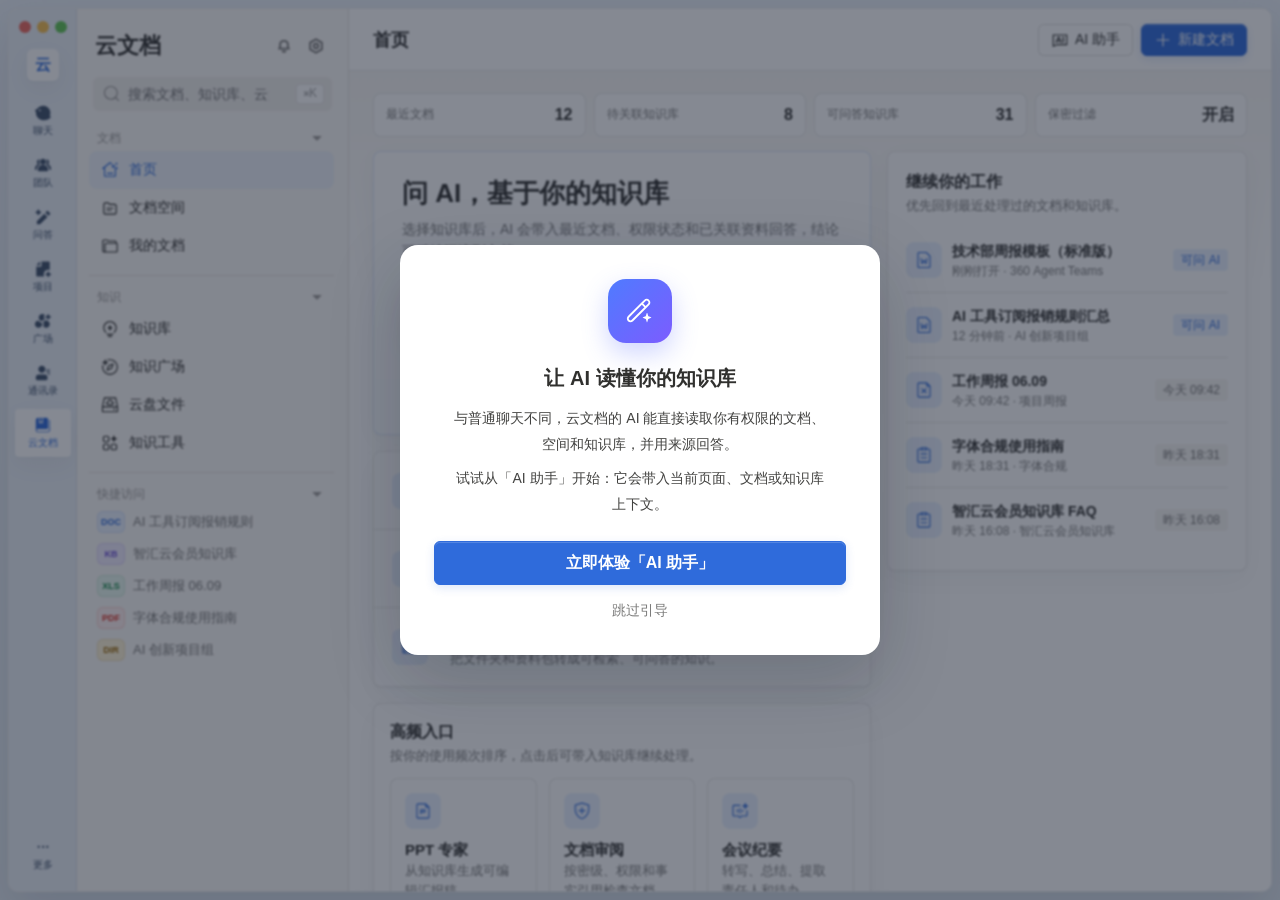
<file: designs/tuichat-cloud-docs-redesign/Cloud Docs Redesign v3 Optimized.html>
<!doctype html>
<html lang="zh-CN">
<head>
  <meta charset="utf-8">
  <meta name="viewport" content="width=device-width, initial-scale=1">
  <title>360 云文档 · 知识工作台优化方案 v4</title>
  <style>
    :root {
      --fs-primary: #2F6BDB;
      --fs-primary-hover: #3F7BE8;
      --fs-primary-active: #2559BA;
      --fs-primary-light: #E9F1FF;
      --fs-text-title: rgba(30, 30, 28, 0.92);
      --fs-text-body: rgba(30, 30, 28, 0.84);
      --fs-text-secondary: rgba(30, 30, 28, 0.58);
      --fs-text-tertiary: rgba(30, 30, 28, 0.42);
      --fs-text-placeholder: rgba(30, 30, 28, 0.36);
      --fs-text-disabled: rgba(30, 30, 28, 0.24);
      --fs-bg-body: #FBFAF8;
      --fs-bg-sidebar: #F6F5F2;
      --fs-bg-fill: #F1F0ED;
      --fs-bg-hover: #F7F6F3;
      --fs-bg-selected: #EEF3FA;
      --fs-border: rgba(46, 42, 37, 0.14);
      --fs-divider: rgba(46, 42, 37, 0.10);
      --fs-success: #12CD7A;
      --fs-warning: #FFAB2E;
      --fs-error: #FF4D48;
      --fs-radius-sm: 4px;
      --fs-radius-md: 6px;
      --fs-radius-lg: 8px;
      --fs-radius-xl: 12px;
      --fs-radius-full: 999px;
      --fs-shadow-sm: 0 1px 2px rgba(31, 35, 41, 0.04), 0 8px 24px rgba(31, 35, 41, 0.05);
      --fs-shadow-md: 0 1px 3px rgba(31, 35, 41, 0.05), 0 14px 32px rgba(31, 35, 41, 0.10);
      --fs-shadow-fab: 0 6px 18px rgba(47,107,219,0.24);
      --fs-ease-out: cubic-bezier(0.23, 1, 0.32, 1);
      --fs-ease-standard: cubic-bezier(0.77, 0, 0.175, 1);
      --fs-motion-fast: 140ms;
      --fs-motion-medium: 190ms;
      --fs-font: -apple-system, BlinkMacSystemFont, "PingFang SC", "Hiragino Sans GB", "Microsoft YaHei", "Noto Sans SC", sans-serif;
    }

    * { box-sizing: border-box; }

    body {
      margin: 0;
      min-height: 100vh;
      overflow: hidden;
      color: var(--fs-text-title);
      background: #E8EEF6;
      font-family: var(--fs-font);
      font-size: 14px;
      line-height: 1.6;
      letter-spacing: 0;
      text-rendering: optimizeLegibility;
      font-variant-numeric: tabular-nums;
    }

    body::before {
      content: "";
      position: fixed;
      inset: 0;
      z-index: 0;
      pointer-events: none;
      background:
        linear-gradient(rgba(46,42,37,0.035) 1px, transparent 1px),
        linear-gradient(90deg, rgba(46,42,37,0.03) 1px, transparent 1px);
      background-size: 24px 24px;
      opacity: 0.10;
    }

    ::selection {
      background: rgba(47, 107, 219, 0.16);
      color: var(--fs-text-title);
    }

    button, input, textarea { font-family: inherit; }
    button { cursor: pointer; }

    button:focus-visible,
    input:focus-visible,
    textarea:focus-visible {
      outline: 2px solid rgba(47, 107, 219, 0.35);
      outline-offset: 2px;
    }

    .side-scroll,
    .content,
    .doc-canvas,
    .ai-side {
      scrollbar-width: thin;
      scrollbar-color: rgba(46, 42, 37, 0.20) transparent;
    }

    .side-scroll::-webkit-scrollbar,
    .content::-webkit-scrollbar,
    .doc-canvas::-webkit-scrollbar,
    .ai-side::-webkit-scrollbar {
      width: 10px;
      height: 10px;
    }

    .side-scroll::-webkit-scrollbar-thumb,
    .content::-webkit-scrollbar-thumb,
    .doc-canvas::-webkit-scrollbar-thumb,
    .ai-side::-webkit-scrollbar-thumb {
      border: 3px solid transparent;
      border-radius: var(--fs-radius-full);
      background: rgba(46, 42, 37, 0.20);
      background-clip: content-box;
    }

    .shell {
      position: relative;
      z-index: 1;
      width: 100vw;
      height: 100vh;
      padding: 8px;
      background: linear-gradient(180deg, #EDF3FA 0%, #E5ECF4 100%);
    }

    .desktop {
      width: 100%;
      height: 100%;
      min-width: 0;
      display: flex;
      overflow: hidden;
      border: 1px solid rgba(46, 42, 37, 0.08);
      border-radius: 10px;
      background: #FFFFFF;
      box-shadow: 0 20px 48px rgba(44, 58, 78, 0.14);
    }

    .left-rail {
      width: 68px;
      flex: 0 0 68px;
      display: flex;
      flex-direction: column;
      align-items: center;
      gap: 16px;
      padding: 12px 6px;
      background: #EAF0F7;
      border-right: 1px solid rgba(46, 42, 37, 0.08);
    }

    .mac-dots {
      width: 48px;
      display: flex;
      gap: 6px;
    }

    .mac-dots span {
      width: 12px;
      height: 12px;
      border-radius: 50%;
    }

    .mac-dots span:nth-child(1) { background: #EC695E; }
    .mac-dots span:nth-child(2) { background: #F5BE4F; }
    .mac-dots span:nth-child(3) { background: #61C454; }

    .avatar {
      width: 32px;
      height: 32px;
      display: grid;
      place-items: center;
      border-radius: var(--fs-radius-md);
      background: #FFFFFF;
      color: var(--fs-primary);
      font-size: 16px;
      font-weight: 600;
      box-shadow: var(--fs-shadow-sm);
    }

    .rail-group {
      width: 56px;
      display: flex;
      flex-direction: column;
      gap: 4px;
    }

    .rail-spacer { flex: 1; }

    .rail-item {
      width: 56px;
      height: 48px;
      border: 0;
      border-radius: var(--fs-radius-sm);
      display: flex;
      flex-direction: column;
      align-items: center;
      justify-content: center;
      gap: 2px;
      background: transparent;
      color: #3E506A;
      font-size: 10px;
    }

    .rail-item.active { background: #FFFFFF; color: var(--fs-primary); box-shadow: var(--fs-shadow-sm); }

    .sidebar {
      width: 272px;
      flex: 0 0 272px;
      display: flex;
      flex-direction: column;
      padding: 22px 12px 16px;
      border-right: 1px solid var(--fs-divider);
      background: #FBFAF8;
    }

    .brand-row {
      display: flex;
      align-items: center;
      justify-content: space-between;
      padding: 0 6px;
      margin-bottom: 16px;
    }

    .brand-actions {
      display: inline-flex;
      align-items: center;
      gap: 4px;
    }

    .brand {
      display: flex;
      align-items: center;
      gap: 8px;
      font-size: 22px;
      line-height: 30px;
      font-weight: 600;
    }

    .global-search {
      position: relative;
      margin: 0 4px 14px;
    }

    .global-search input {
      width: 100%;
      height: 34px;
      padding: 0 48px 0 34px;
      border: 1px solid transparent;
      border-radius: var(--fs-radius-md);
      background: var(--fs-bg-fill);
      color: var(--fs-text-title);
      font-size: 14px;
    }

    .global-search input:focus {
      border-color: var(--fs-primary);
      background: #FFFFFF;
      box-shadow: 0 0 0 2px rgba(47, 107, 219, 0.12);
    }

    .global-search .search-icon {
      position: absolute;
      top: 8px;
      left: 10px;
      color: var(--fs-text-tertiary);
    }

    .keycap {
      position: absolute;
      top: 7px;
      right: 8px;
      height: 20px;
      display: inline-flex;
      align-items: center;
      padding: 0 6px;
      border: 1px solid var(--fs-divider);
      border-radius: var(--fs-radius-sm);
      color: var(--fs-text-tertiary);
      background: #FFFFFF;
      font-size: 12px;
    }

    .side-scroll {
      flex: 1;
      min-height: 0;
      overflow: auto;
      padding-right: 2px;
    }

    .nav-group {
      padding: 8px 0 10px;
      border-top: 1px solid var(--fs-divider);
    }

    .nav-group:first-child { border-top: 0; padding-top: 0; }

    .nav-title {
      width: 100%;
      border: 0;
      display: flex;
      align-items: center;
      justify-content: space-between;
      height: 26px;
      padding: 0 8px;
      background: transparent;
      color: var(--fs-text-tertiary);
      font-size: 12px;
      line-height: 20px;
      text-align: left;
      cursor: pointer;
      transition: color var(--fs-motion-fast) var(--fs-ease-out);
    }

    .nav-title .icon {
      transition: transform var(--fs-motion-fast) var(--fs-ease-out);
    }

    .nav-group.is-collapsed .nav-title .icon {
      transform: rotate(-90deg);
    }

    .nav-group.is-collapsed .side-item,
    .nav-group.is-collapsed .quick-list {
      display: none;
    }

    .side-item {
      width: 100%;
      height: 38px;
      border: 0;
      border-radius: var(--fs-radius-lg);
      display: flex;
      align-items: center;
      gap: 10px;
      padding: 0 12px;
      background: transparent;
      color: var(--fs-text-title);
      font-size: 14px;
      font-weight: 500;
      text-align: left;
    }

    .side-item.active { background: var(--fs-bg-selected); color: var(--fs-primary); }

    .quick-list {
      display: flex;
      flex-direction: column;
      gap: 2px;
    }

    .quick-item {
      width: 100%;
      height: 30px;
      border: 0;
      display: flex;
      align-items: center;
      gap: 8px;
      padding: 0 8px;
      border-radius: var(--fs-radius-md);
      background: transparent;
      color: var(--fs-text-secondary);
      font-size: 13px;
      text-align: left;
      cursor: pointer;
    }

    .quick-item span:last-child {
      overflow: hidden;
      white-space: nowrap;
      text-overflow: ellipsis;
    }

    .quick-item.active {
      background: var(--fs-bg-selected);
      color: var(--fs-primary);
      font-weight: 500;
    }

    .file-badge {
      width: 28px;
      height: 22px;
      flex: 0 0 28px;
      display: inline-flex;
      align-items: center;
      justify-content: center;
      border-radius: 6px;
      border: 1px solid transparent;
      font-size: 9px;
      line-height: 1;
      font-weight: 700;
      letter-spacing: 0;
    }

    .file-badge.doc {
      color: #2f6bdb;
      background: #eaf2ff;
      border-color: rgba(47, 107, 219, 0.12);
    }

    .file-badge.kb {
      color: #6b4fd8;
      background: #f1ecff;
      border-color: rgba(107, 79, 216, 0.14);
    }

    .file-badge.xls {
      color: #168a4a;
      background: #e9f8f0;
      border-color: rgba(22, 138, 74, 0.12);
    }

    .file-badge.pdf {
      color: #d93025;
      background: #fff0f0;
      border-color: rgba(217, 48, 37, 0.14);
    }

    .file-badge.folder {
      color: #9a6500;
      background: #fff5d8;
      border-color: rgba(154, 101, 0, 0.14);
    }

    .quick-item.active .file-badge {
      color: var(--fs-primary);
      background: #fff;
      border-color: rgba(47, 107, 219, 0.18);
    }

    .workspace {
      flex: 1;
      min-width: 0;
      display: flex;
      flex-direction: column;
      background: #FFFFFF;
    }

    .topbar {
      height: 62px;
      flex: 0 0 62px;
      display: flex;
      align-items: center;
      justify-content: space-between;
      gap: 16px;
      padding: 0 24px;
      border-bottom: 1px solid var(--fs-divider);
      background: rgba(255,255,255,0.96);
      backdrop-filter: saturate(1.1) blur(8px);
    }

    .page-title {
      margin: 0;
      color: var(--fs-text-title);
      font-size: 18px;
      line-height: 26px;
      font-weight: 600;
    }

    .topbar-actions, .row, .tag-row, .action-row {
      display: flex;
      align-items: center;
      gap: 8px;
      flex-wrap: wrap;
    }

    .content {
      flex: 1;
      min-height: 0;
      overflow: auto;
      padding: 22px 24px;
      background: #FFFFFF;
    }

    .content.soft {
      background: linear-gradient(180deg, rgba(246,245,242,0.84) 0, rgba(255,255,255,0) 210px), #FFFFFF;
    }

    .content.flat {
      padding: 0;
      background: #FFFFFF;
    }

    .btn {
      height: 32px;
      border: 1px solid var(--fs-border);
      border-radius: var(--fs-radius-md);
      display: inline-flex;
      align-items: center;
      justify-content: center;
      gap: 6px;
      padding: 0 12px;
      background: #FFFFFF;
      color: var(--fs-text-title);
      font-size: 14px;
      white-space: nowrap;
      transition: background var(--fs-motion-fast) var(--fs-ease-out), border-color var(--fs-motion-fast) var(--fs-ease-out), color var(--fs-motion-fast) var(--fs-ease-out), transform 120ms var(--fs-ease-out), box-shadow var(--fs-motion-fast) var(--fs-ease-out);
    }

    .btn:active { transform: scale(0.98); }

    .btn.primary {
      border-color: var(--fs-primary);
      background: var(--fs-primary);
      color: #FFFFFF;
      font-weight: 500;
      box-shadow: inset 0 1px 0 rgba(255,255,255,0.18), 0 3px 10px rgba(47,107,219,0.16);
    }

    .btn.text {
      border-color: transparent;
      background: transparent;
      color: var(--fs-primary);
    }

    .btn.compact {
      height: 28px;
      padding: 0 10px;
      font-size: 13px;
    }

    .icon-button {
      width: 32px;
      height: 32px;
      border: 0;
      border-radius: var(--fs-radius-md);
      display: inline-flex;
      align-items: center;
      justify-content: center;
      color: var(--fs-text-secondary);
      background: transparent;
      transition: background var(--fs-motion-fast) var(--fs-ease-out), color var(--fs-motion-fast) var(--fs-ease-out), transform 120ms var(--fs-ease-out);
    }

    .icon-button:active { transform: scale(0.96); }

    .brand-actions .icon-button {
      width: 28px;
      height: 28px;
      color: rgba(30, 30, 28, 0.58);
    }

    .brand-svg-icon {
      width: 18px;
      height: 18px;
      display: block;
      overflow: visible;
      stroke: currentColor;
      stroke-width: 1.8;
      stroke-linecap: round;
      stroke-linejoin: round;
      fill: none;
    }

    .icon {
      --icon: none;
      width: 18px;
      height: 18px;
      display: inline-flex;
      flex: 0 0 auto;
      color: currentColor;
      background-color: currentColor;
      -webkit-mask: var(--icon) center / contain no-repeat;
      mask: var(--icon) center / contain no-repeat;
    }

    .icon.rail-chat { --icon: url("[data-uri]"); }
    .icon.notification { --icon: url("[data-uri]"); }
    .icon.rail-team { --icon: url("[data-uri]"); }
    .icon.rail-assistant { --icon: url("[data-uri]"); }
    .icon.rail-project { --icon: url("[data-uri]"); }
    .icon.rail-square { --icon: url("[data-uri]"); }
    .icon.rail-contacts { --icon: url("[data-uri]"); }
    .icon.rail-cloud-doc { --icon: url("[data-uri]"); }

    .icon.home { --icon: url("[data-uri]"); }
    .icon.doc { --icon: url("[data-uri]"); }
    .icon.kb { --icon: url("[data-uri]"); }
    .icon.ai { --icon: url("[data-uri]"); }
    .icon.discover { --icon: url("[data-uri]"); }
    .icon.drive { --icon: url("[data-uri]"); }
    .icon.tools { --icon: url("[data-uri]"); }
    .icon.search { --icon: url("[data-uri]"); }
    .icon.plus { --icon: url("[data-uri]"); }
    .icon.settings { --icon: url("[data-uri]"); }
    .icon.folder { --icon: url("[data-uri]"); }
    .icon.ppt { --icon: url("[data-uri]"); }
    .icon.meeting { --icon: url("[data-uri]"); }
    .icon.summary { --icon: url("[data-uri]"); }
    .icon.word { --icon: url("[data-uri]"); }
    .icon.excel { --icon: url("[data-uri]"); }
    .icon.upload { --icon: url("[data-uri]"); }
    .icon.send { --icon: url("[data-uri]"); }
    .icon.star { --icon: url("[data-uri]"); }
    .icon.star-on { --icon: url("[data-uri]"); }
    .icon.more { --icon: url("[data-uri]"); }
    .icon.close { --icon: url("data:image/svg+xml,%3Csvg width='28' height='28' viewBox='0 0 28 28' fill='none' xmlns='http://www.w3.org/2000/svg'%3E%3Cpath d='M8.75 8.75L19.25 19.25M19.25 8.75L8.75 19.25' stroke='black' stroke-width='2.2' stroke-linecap='round'/%3E%3C/svg%3E"); }
    .icon-button .icon.close { width: 16px; height: 16px; }
    .icon.auth { --icon: url("[data-uri]"); }
    .icon.shield { --icon: url("[data-uri]"); }
    .icon.share { --icon: url("[data-uri]"); }
    .icon.comment { --icon: url("[data-uri]"); }
    .icon.magic { --icon: url("[data-uri]"); }
    .icon.database { --icon: url("[data-uri]"); }
    .icon.list { --icon: url("[data-uri]"); }
    .icon.space { --icon: url("data:image/svg+xml,%3Csvg width='28' height='28' viewBox='0 0 28 28' fill='none' xmlns='http://www.w3.org/2000/svg'%3E%3Cpath d='M4.375 8.75C4.375 7.3 5.55 6.125 7 6.125H11.375L13.417 8.458H21C22.45 8.458 23.625 9.633 23.625 11.083V21C23.625 22.45 22.45 23.625 21 23.625H7C5.55 23.625 4.375 22.45 4.375 21V8.75Z' stroke='black' stroke-width='1.8' stroke-linejoin='round'/%3E%3Cpath d='M9.333 14H18.667M9.333 17.5H15.75' stroke='black' stroke-width='1.8' stroke-linecap='round'/%3E%3C/svg%3E"); }
    .icon.card { --icon: url("[data-uri]"); }
    .icon.chevron { --icon: url("[data-uri]"); }
    .icon.arrow { --icon: url("[data-uri]"); }
    .icon.lock { --icon: url("[data-uri]"); }

    .card {
      border: 1px solid rgba(46, 42, 37, 0.09);
      border-radius: var(--fs-radius-lg);
      background: #FFFFFF;
      box-shadow: 0 1px 2px rgba(31, 35, 41, 0.03), 0 10px 28px rgba(31, 35, 41, 0.045);
    }

    .section-title {
      display: flex;
      align-items: center;
      justify-content: space-between;
      gap: 16px;
      margin-bottom: 12px;
    }

    .section-title h2 {
      margin: 0;
      font-size: 16px;
      line-height: 24px;
      font-weight: 600;
    }

    .section-title p {
      margin: 2px 0 0;
      color: var(--fs-text-secondary);
      font-size: 13px;
      line-height: 20px;
    }

    .tag {
      height: 22px;
      display: inline-flex;
      align-items: center;
      gap: 4px;
      padding: 0 8px;
      border-radius: var(--fs-radius-sm);
      background: var(--fs-bg-hover);
      color: var(--fs-text-secondary);
      font-size: 12px;
      line-height: 20px;
      white-space: nowrap;
    }

    .tag .icon {
      width: 14px;
      height: 14px;
      flex-basis: 14px;
    }

    .tag.blue { background: var(--fs-primary-light); color: var(--fs-primary); }
    .tag.green { background: rgba(18,205,122,0.12); color: #0BAA63; }
    .tag.orange { background: rgba(255,171,46,0.14); color: #B66B00; }
    .tag.danger {
      border: 1px solid rgba(255, 77, 72, 0.35);
      background: #FFF0F0;
      color: #D93025;
    }

    .muted { color: var(--fs-text-secondary); }
    .faint { color: var(--fs-text-tertiary); }

    .metric-strip {
      display: grid;
      grid-template-columns: repeat(4, minmax(0, 1fr));
      gap: 8px;
      margin-bottom: 14px;
    }

    .metric-pill {
      min-height: 44px;
      display: flex;
      align-items: center;
      justify-content: space-between;
      gap: 10px;
      padding: 10px 12px;
      border: 1px solid var(--fs-divider);
      border-radius: var(--fs-radius-lg);
      background: #FFFFFF;
      color: inherit;
      font: inherit;
      text-align: left;
    }

    .metric-pill strong { font-size: 16px; line-height: 22px; }
    .metric-pill span { color: var(--fs-text-secondary); font-size: 12px; }

    .home-grid {
      display: grid;
      grid-template-columns: minmax(0, 1.16fr) minmax(320px, 0.84fr);
      gap: 16px;
      margin-bottom: 16px;
    }

    .focus-card {
      padding: 18px;
      min-height: 266px;
    }

    .focus-card h2 {
      margin: 0 0 4px;
      font-size: 22px;
      line-height: 32px;
      font-weight: 600;
    }

    .focus-card p {
      margin: 0;
      color: var(--fs-text-secondary);
      font-size: 14px;
      line-height: 22px;
    }

    .quick-start {
      display: grid;
      grid-template-columns: 1.2fr 1fr 1fr;
      gap: 12px;
      margin-top: 16px;
    }

    .start-tile {
      min-height: 122px;
      border: 1px solid var(--fs-divider);
      border-radius: var(--fs-radius-lg);
      display: flex;
      flex-direction: column;
      gap: 10px;
      padding: 14px;
      background: #FFFFFF;
      text-align: left;
      transition: background var(--fs-motion-fast) var(--fs-ease-out), border-color var(--fs-motion-fast) var(--fs-ease-out), box-shadow var(--fs-motion-fast) var(--fs-ease-out), transform 120ms var(--fs-ease-out);
    }

    .start-tile.primary {
      border-color: rgba(47, 107, 219, 0.18);
      background: linear-gradient(180deg, #F7F9FD, #FFFFFF);
    }

    .tile-icon {
      width: 36px;
      height: 36px;
      display: grid;
      place-items: center;
      border-radius: var(--fs-radius-lg);
      background: var(--fs-primary-light);
      color: var(--fs-primary);
    }

    .start-tile strong {
      display: block;
      font-size: 15px;
      line-height: 22px;
    }

    .start-tile span {
      color: var(--fs-text-secondary);
      font-size: 13px;
      line-height: 20px;
    }

    .onboarding {
      padding: 16px;
      display: flex;
      flex-direction: column;
      gap: 12px;
    }

    .step-row {
      display: grid;
      grid-template-columns: 28px minmax(0, 1fr) auto;
      align-items: center;
      column-gap: 12px;
      min-height: 64px;
      padding: 12px 14px;
      border: 1px solid transparent;
      border-radius: var(--fs-radius-lg);
      background: #FBFAF8;
      transition: border-color var(--fs-motion-fast) var(--fs-ease-out), background var(--fs-motion-fast) var(--fs-ease-out);
    }

    .step-row:hover {
      border-color: rgba(47, 107, 219, 0.12);
      background: #FFFFFF;
    }

    .step-index {
      width: 24px;
      height: 24px;
      display: inline-grid;
      place-items: center;
      justify-self: start;
      border-radius: 8px;
      background: var(--fs-primary-light);
      color: var(--fs-primary);
      font-size: 12px;
      line-height: 1;
      font-weight: 700;
    }

    .step-row > div {
      min-width: 0;
    }

    .step-row .btn {
      justify-self: end;
      min-width: 52px;
    }

    .step-row strong {
      display: block;
      font-size: 14px;
      line-height: 22px;
    }

    .step-row > div span {
      display: block;
      color: var(--fs-text-secondary);
      font-size: 12px;
      line-height: 18px;
    }

    .two-col {
      display: grid;
      grid-template-columns: minmax(0, 1fr) minmax(320px, 0.86fr);
      gap: 16px;
    }

    .home-workbench {
      display: grid;
      grid-template-columns: minmax(0, 1fr) 360px;
      gap: 16px;
      align-items: start;
      margin-bottom: 16px;
    }

    .home-primary {
      min-width: 0;
      display: flex;
      flex-direction: column;
      gap: 16px;
    }

    .home-ai-window {
      min-height: 284px;
      padding: 24px 28px 22px;
      display: flex;
      flex-direction: column;
      justify-content: flex-start;
      gap: 18px;
      border-color: rgba(47, 107, 219, 0.14);
      background: linear-gradient(180deg, #FFFFFF 0%, #FBFDFF 100%);
    }

    .home-ai-copy {
      max-width: 840px;
      display: flex;
      flex-direction: column;
      gap: 8px;
    }

    .home-ai-window h2 {
      margin: 0;
      color: var(--fs-text-title);
      font-size: 26px;
      line-height: 34px;
      font-weight: 700;
      letter-spacing: 0;
    }

    .home-ai-window p {
      margin: 0;
      color: var(--fs-text-secondary);
      font-size: 14px;
      line-height: 22px;
    }

    .home-ai-compose {
      min-height: 64px;
      display: grid;
      grid-template-columns: auto minmax(0, 1fr) 48px;
      align-items: center;
      gap: 8px;
      padding: 8px;
      border: 1px solid var(--fs-divider);
      border-radius: var(--fs-radius-xl);
      background: #FFFFFF;
      box-shadow: var(--fs-shadow-sm);
      cursor: pointer;
      transition: border-color var(--fs-motion-fast) var(--fs-ease-out), box-shadow var(--fs-motion-fast) var(--fs-ease-out);
    }

    .home-ai-input {
      min-width: 0;
      min-height: 40px;
      display: flex;
      align-items: center;
      border: 0;
      background: transparent;
      color: var(--fs-text-placeholder);
      font: inherit;
      text-align: left;
    }

    .home-kb-picker {
      position: relative;
      min-width: 156px;
    }

    .home-ai-scope {
      width: 100%;
      height: 40px;
      display: inline-flex;
      align-items: center;
      justify-content: center;
      gap: 6px;
      padding: 0 12px;
      border: 1px solid rgba(56,115,250,0.16);
      border-radius: var(--fs-radius-lg);
      background: var(--fs-primary-light);
      color: var(--fs-primary);
      font-size: 14px;
      font-weight: 600;
      white-space: nowrap;
      cursor: pointer;
    }

    .home-ai-scope .icon.chevron {
      width: 12px;
      height: 12px;
      color: currentColor;
    }

    .home-kb-menu {
      position: absolute;
      z-index: 8;
      top: 46px;
      left: 0;
      width: 196px;
      padding: 6px;
      border: 1px solid var(--fs-divider);
      border-radius: var(--fs-radius-lg);
      background: #FFFFFF;
      box-shadow: var(--fs-shadow-md);
    }

    .home-kb-option {
      width: 100%;
      min-height: 34px;
      display: flex;
      align-items: center;
      justify-content: space-between;
      gap: 8px;
      padding: 7px 8px;
      border: 0;
      border-radius: var(--fs-radius-md);
      background: transparent;
      color: var(--fs-text-body);
      font-size: 13px;
      text-align: left;
      cursor: pointer;
    }

    .home-kb-option:hover {
      background: var(--fs-bg-hover);
    }

    .home-kb-option.active {
      background: var(--fs-bg-selected);
      color: var(--fs-primary);
      font-weight: 600;
    }

    .home-kb-current {
      flex: 0 0 auto;
      color: var(--fs-primary);
      font-size: 12px;
      line-height: 18px;
      font-weight: 500;
    }

    .home-ai-placeholder {
      overflow: hidden;
      white-space: nowrap;
      text-overflow: ellipsis;
      color: var(--fs-text-placeholder);
      font-size: 14px;
      line-height: 22px;
    }

    .home-ai-send {
      width: 40px;
      height: 40px;
      display: inline-grid;
      place-items: center;
      border: 0;
      border-radius: var(--fs-radius-lg);
      background: var(--fs-primary);
      color: #FFFFFF;
      box-shadow: var(--fs-shadow-fab);
    }

    .home-ai-send .icon {
      width: 18px;
      height: 18px;
    }

    .home-ai-presets {
      display: flex;
      flex-wrap: wrap;
      gap: 8px;
    }

    .home-ai-presets .pill {
      height: 32px;
      padding: 0 14px;
      background: #FFFFFF;
    }

    .home-action-list {
      padding: 0;
      overflow: hidden;
    }

    .home-action-row {
      width: 100%;
      min-height: 78px;
      display: grid;
      grid-template-columns: 44px minmax(0, 1fr) auto;
      align-items: center;
      gap: 14px;
      padding: 16px 18px;
      border: 0;
      border-bottom: 1px solid var(--fs-divider);
      background: #FFFFFF;
      color: inherit;
      font: inherit;
      text-align: left;
      transition: background var(--fs-motion-fast) var(--fs-ease-out);
    }

    .home-action-row:last-child {
      border-bottom: 0;
    }

    .home-action-row h3 {
      margin: 0;
      font-size: 15px;
      line-height: 22px;
      font-weight: 600;
    }

    .home-action-row p {
      margin: 2px 0 0;
      color: var(--fs-text-secondary);
      font-size: 13px;
      line-height: 20px;
    }

    .home-continue {
      padding: 18px;
    }

    .continue-list {
      display: flex;
      flex-direction: column;
      margin-top: 12px;
    }

    .continue-item {
      width: 100%;
      min-height: 62px;
      display: grid;
      grid-template-columns: 36px minmax(0, 1fr) auto;
      align-items: center;
      gap: 10px;
      padding: 12px 0;
      border: 0;
      border-bottom: 1px solid var(--fs-divider);
      background: transparent;
      color: inherit;
      font: inherit;
      text-align: left;
    }

    .continue-item:last-child {
      border-bottom: 0;
    }

    .continue-item h3 {
      margin: 0;
      overflow: hidden;
      white-space: nowrap;
      text-overflow: ellipsis;
      font-size: 14px;
      line-height: 22px;
      font-weight: 600;
    }

    .continue-item p {
      margin: 0;
      overflow: hidden;
      white-space: nowrap;
      text-overflow: ellipsis;
      color: var(--fs-text-secondary);
      font-size: 12px;
      line-height: 18px;
    }

    .home-tools {
      padding: 16px;
    }

    .home-tools-grid {
      display: grid;
      grid-template-columns: repeat(3, minmax(0, 1fr));
      gap: 12px;
      margin-top: 12px;
    }

    .home-tool-tile {
      min-height: 116px;
      display: flex;
      flex-direction: column;
      gap: 10px;
      padding: 14px;
      border: 1px solid var(--fs-divider);
      border-radius: var(--fs-radius-lg);
      background: #FFFFFF;
      color: inherit;
      font: inherit;
      text-align: left;
      transition: background var(--fs-motion-fast) var(--fs-ease-out), border-color var(--fs-motion-fast) var(--fs-ease-out), box-shadow var(--fs-motion-fast) var(--fs-ease-out), transform 120ms var(--fs-ease-out);
    }

    .home-tool-tile h3 {
      margin: 0;
      font-size: 15px;
      line-height: 22px;
      font-weight: 600;
    }

    .home-tool-tile p {
      margin: 0;
      color: var(--fs-text-secondary);
      font-size: 13px;
      line-height: 20px;
    }

    .panel { padding: 16px; }

    .doc-list, .conv-list, .source-list {
      display: flex;
      flex-direction: column;
      gap: 6px;
    }

    .doc-row {
      width: 100%;
      border: 0;
      display: grid;
      grid-template-columns: 32px minmax(0,1fr) auto;
      align-items: center;
      gap: 10px;
      padding: 10px;
      border-radius: var(--fs-radius-lg);
      background: transparent;
      color: inherit;
      font: inherit;
      text-align: left;
      cursor: pointer;
      transition: background var(--fs-motion-fast) var(--fs-ease-out), transform 120ms var(--fs-ease-out), border-color var(--fs-motion-fast) var(--fs-ease-out), box-shadow var(--fs-motion-fast) var(--fs-ease-out);
    }

    .doc-row:active { transform: scale(0.995); }

    .doc-row h3 {
      margin: 0;
      overflow: hidden;
      white-space: nowrap;
      text-overflow: ellipsis;
      font-size: 14px;
      line-height: 22px;
      font-weight: 600;
    }

    .doc-row p {
      margin: 0;
      overflow: hidden;
      white-space: nowrap;
      text-overflow: ellipsis;
      color: var(--fs-text-secondary);
      font-size: 12px;
      line-height: 18px;
    }

    .grid {
      display: grid;
      gap: 12px;
    }

    .grid.cols-2 { grid-template-columns: repeat(2, minmax(0, 1fr)); }
    .grid.cols-3 { grid-template-columns: repeat(3, minmax(0, 1fr)); }
    .grid.cols-4 { grid-template-columns: repeat(4, minmax(0, 1fr)); }

    .prompt-card, .space-card, .kb-card, .resource-card, .tool-card {
      padding: 14px;
      display: flex;
      flex-direction: column;
      gap: 10px;
      min-height: 150px;
    }

    .prompt-card {
      min-height: 112px;
      text-align: left;
      border-color: rgba(46, 42, 37, 0.10);
      transition: background var(--fs-motion-fast) var(--fs-ease-out), border-color var(--fs-motion-fast) var(--fs-ease-out), box-shadow var(--fs-motion-fast) var(--fs-ease-out), transform 120ms var(--fs-ease-out);
    }

    .prompt-card:active { transform: scale(0.995); }

    .prompt-card h3, .space-card h3, .kb-card h3, .resource-card h3, .tool-card h3 {
      margin: 0;
      font-size: 15px;
      line-height: 22px;
      font-weight: 600;
    }

    .prompt-card p, .space-card p, .kb-card p, .resource-card p, .tool-card p {
      margin: 0;
      color: var(--fs-text-secondary);
      font-size: 13px;
      line-height: 20px;
    }

    .space-card {
      min-height: 210px;
      border-color: rgba(47, 107, 219, 0.10);
      background: linear-gradient(180deg, #F6FAFF 0, #FFFFFF 72px);
      transition: border-color var(--fs-motion-fast) var(--fs-ease-out), box-shadow var(--fs-motion-fast) var(--fs-ease-out), transform 120ms var(--fs-ease-out);
    }

    .space-doc-list {
      flex: 1 1 auto;
      display: flex;
      flex-direction: column;
      gap: 6px;
      margin-top: 2px;
    }

    .space-doc-line {
      display: grid;
      grid-template-columns: minmax(0, 1fr) auto;
      gap: 10px;
      align-items: center;
      color: var(--fs-text-title);
      font-size: 13px;
      line-height: 20px;
    }

    .space-doc-line span:first-child {
      overflow: hidden;
      white-space: nowrap;
      text-overflow: ellipsis;
    }

    .space-doc-line span:last-child {
      color: var(--fs-text-secondary);
      white-space: nowrap;
    }

    .space-meta {
      display: flex;
      align-items: center;
      justify-content: space-between;
      gap: 12px;
      padding-top: 8px;
      border-top: 1px solid var(--fs-divider);
      color: var(--fs-text-secondary);
      font-size: 12px;
      line-height: 18px;
    }

    .space-card .action-row {
      flex: 0 0 auto;
    }

    .card-head {
      display: flex;
      align-items: flex-start;
      justify-content: space-between;
      gap: 10px;
    }

    .card-title {
      min-width: 0;
      display: flex;
      align-items: flex-start;
      gap: 10px;
    }

    .card-avatar {
      width: 40px;
      height: 40px;
      flex: 0 0 40px;
      display: grid;
      place-items: center;
      border-radius: var(--fs-radius-lg);
      background: var(--fs-primary-light);
      color: var(--fs-primary);
    }

    .card-title h3 {
      overflow: hidden;
      white-space: nowrap;
      text-overflow: ellipsis;
    }

    .tabs {
      display: flex;
      gap: 24px;
      border-bottom: 1px solid var(--fs-divider);
      margin-bottom: 16px;
      overflow-x: auto;
      scrollbar-width: none;
    }

    .tabs::-webkit-scrollbar { display: none; }

    .tab {
      flex: 0 0 auto;
      height: 38px;
      border: 0;
      background: transparent;
      color: var(--fs-text-secondary);
      font-size: 14px;
      white-space: nowrap;
      position: relative;
    }

    .tab.active {
      color: var(--fs-primary);
      font-weight: 600;
    }

    .tab.active::after {
      content: "";
      position: absolute;
      left: 0;
      right: 0;
      bottom: -1px;
      height: 2px;
      border-radius: 1px;
      background: var(--fs-primary);
    }

    .ai-page {
      display: grid;
      grid-template-columns: minmax(0, 1fr) 330px;
      gap: 16px;
    }

    .ai-composer {
      border: 1px solid rgba(46, 42, 37, 0.12);
      border-radius: var(--fs-radius-xl);
      overflow: hidden;
      background: #FFFFFF;
      box-shadow: var(--fs-shadow-sm);
    }

    .ai-composer textarea {
      width: 100%;
      min-height: 84px;
      display: block;
      resize: none;
      border: 0;
      outline: 0;
      padding: 14px 16px;
      color: var(--fs-text-title);
      font-size: 14px;
      line-height: 22px;
    }

    .composer-toolbar {
      min-height: 44px;
      display: flex;
      align-items: center;
      justify-content: space-between;
      gap: 10px;
      padding: 8px 10px;
      border-top: 1px solid var(--fs-divider);
      background: #FBFAF8;
    }

    .assistant-layer {
      position: fixed;
      inset: 0;
      z-index: 40;
      pointer-events: none;
    }

    .assistant-scrim {
      position: absolute;
      inset: 0;
      background: rgba(31, 35, 41, 0.06);
      pointer-events: auto;
      animation: fadeIn var(--fs-motion-fast) var(--fs-ease-out);
    }

    .assistant-drawer {
      position: absolute;
      top: 12px;
      right: 12px;
      bottom: 12px;
      width: 392px;
      display: flex;
      flex-direction: column;
      border: 1px solid rgba(46, 42, 37, 0.12);
      border-radius: var(--fs-radius-xl);
      background: #FFFFFF;
      box-shadow: 0 14px 40px rgba(31, 35, 41, 0.14);
      overflow: hidden;
      pointer-events: auto;
      animation: drawerIn var(--fs-motion-medium) var(--fs-ease-out);
    }

    .assistant-head {
      min-height: 62px;
      display: flex;
      align-items: center;
      justify-content: space-between;
      gap: 12px;
      padding: 14px 16px;
      border-bottom: 1px solid var(--fs-divider);
      background: rgba(255,255,255,0.96);
    }

    .assistant-head h2 {
      margin: 0;
      font-size: 16px;
      line-height: 24px;
      font-weight: 600;
    }

    .assistant-head p {
      margin: 2px 0 0;
      color: var(--fs-text-secondary);
      font-size: 12px;
      line-height: 18px;
    }

    .assistant-body {
      flex: 1 1 auto;
      min-height: 0;
      display: flex;
      flex-direction: column;
      gap: 12px;
      padding: 14px 16px;
      overflow: auto;
      background: linear-gradient(180deg, #FBFAF8 0, #FFFFFF 160px);
    }

    .assistant-context {
      padding: 12px;
      border: 1px solid var(--fs-divider);
      border-radius: var(--fs-radius-lg);
      background: #FFFFFF;
    }

    .assistant-context strong {
      display: block;
      margin-bottom: 4px;
      font-size: 14px;
      line-height: 22px;
    }

    .assistant-context p {
      margin: 0 0 10px;
      color: var(--fs-text-secondary);
      font-size: 12px;
      line-height: 20px;
    }

    .assistant-message {
      padding: 12px;
      border-radius: var(--fs-radius-lg);
      background: #F7F9FA;
      color: var(--fs-text-body);
      font-size: 13px;
      line-height: 21px;
    }

    .assistant-message strong {
      display: block;
      margin-bottom: 4px;
      color: var(--fs-text-title);
      font-size: 14px;
      line-height: 22px;
    }

    .assistant-progress,
    .assistant-result {
      padding: 12px;
      border: 1px solid var(--fs-divider);
      border-radius: var(--fs-radius-lg);
      background: #FFFFFF;
    }

    .assistant-progress ol {
      margin: 8px 0 0;
      padding-left: 18px;
      color: var(--fs-text-secondary);
      font-size: 13px;
      line-height: 22px;
    }

    .assistant-result h3 {
      margin: 0 0 8px;
      font-size: 15px;
      line-height: 22px;
    }

    .assistant-result p {
      margin: 0;
      color: var(--fs-text-body);
      font-size: 13px;
      line-height: 21px;
    }

    .citation-list {
      display: flex;
      flex-direction: column;
      gap: 8px;
      margin-top: 10px;
    }

    .citation-item {
      padding: 8px;
      border-radius: var(--fs-radius-md);
      background: var(--fs-bg-hover);
      color: var(--fs-text-secondary);
      font-size: 12px;
      line-height: 18px;
    }

    .assistant-prompts {
      display: flex;
      flex-direction: column;
      gap: 8px;
    }

    .assistant-prompt {
      min-height: 40px;
      display: flex;
      align-items: center;
      justify-content: space-between;
      gap: 8px;
      padding: 9px 10px;
      border: 1px solid var(--fs-divider);
      border-radius: var(--fs-radius-lg);
      background: #FFFFFF;
      color: var(--fs-text-title);
      font-size: 13px;
      line-height: 20px;
      text-align: left;
    }

    .assistant-prompt:hover {
      background: var(--fs-bg-hover);
    }

    .assistant-footer {
      flex: 0 0 auto;
      padding: 12px;
      border-top: 1px solid var(--fs-divider);
      background: #FFFFFF;
    }

    .assistant-footer .ai-composer {
      border-radius: var(--fs-radius-lg);
      box-shadow: none;
    }

    .assistant-footer .ai-composer textarea {
      min-height: 74px;
    }

    @keyframes drawerIn {
      from { opacity: 0; transform: translateX(16px); }
      to { opacity: 1; transform: translateX(0); }
    }

    @keyframes fadeIn {
      from { opacity: 0; }
      to { opacity: 1; }
    }

    .scope-select {
      display: flex;
      gap: 8px;
      flex-wrap: wrap;
      margin: 12px 0;
    }

    .pill {
      height: 28px;
      border: 1px solid var(--fs-divider);
      border-radius: var(--fs-radius-full);
      display: inline-flex;
      align-items: center;
      gap: 6px;
      padding: 0 10px;
      background: #FFFFFF;
      color: var(--fs-text-secondary);
      font-size: 13px;
      white-space: nowrap;
    }

    .pill.active {
      border-color: rgba(47,107,219,0.22);
      background: var(--fs-primary-light);
      color: var(--fs-primary);
      font-weight: 500;
    }

    .editor-layout {
      height: 100%;
      display: grid;
      grid-template-columns: minmax(0, 1fr) 330px;
      background: #FFFFFF;
    }

    .editor-main {
      min-width: 0;
      display: flex;
      flex-direction: column;
      border-right: 1px solid var(--fs-divider);
    }

    .editor-toolbar {
      height: 48px;
      display: flex;
      align-items: center;
      justify-content: space-between;
      gap: 12px;
      padding: 0 16px;
      border-bottom: 1px solid var(--fs-divider);
      background: #FFFFFF;
    }

    .tool-strip {
      display: flex;
      align-items: center;
      gap: 4px;
    }

    .tool {
      width: 28px;
      height: 28px;
      border: 0;
      border-radius: var(--fs-radius-sm);
      display: grid;
      place-items: center;
      background: transparent;
      color: var(--fs-text-secondary);
      font-size: 13px;
      font-weight: 600;
      transition: background var(--fs-motion-fast) var(--fs-ease-out), color var(--fs-motion-fast) var(--fs-ease-out);
    }

    .tool.active { background: var(--fs-bg-hover); color: var(--fs-primary); }

    .doc-canvas {
      flex: 1;
      overflow: auto;
      padding: 30px 56px;
      background: #F7F6F3;
    }

    .doc-page {
      max-width: 760px;
      min-height: 760px;
      margin: 0 auto;
      padding: 42px 52px;
      border: 1px solid var(--fs-divider);
      border-radius: var(--fs-radius-lg);
      background: #FFFFFF;
      box-shadow: var(--fs-shadow-sm);
      position: relative;
    }

    .doc-page h2 {
      margin: 0 0 18px;
      font-size: 24px;
      line-height: 34px;
    }

    .doc-page p {
      margin: 0 0 14px;
      color: var(--fs-text-body);
      font-size: 14px;
      line-height: 26px;
    }

    .selection-popover {
      position: absolute;
      top: 152px;
      left: 142px;
      display: flex;
      gap: 4px;
      padding: 6px;
      border: 1px solid var(--fs-divider);
      border-radius: var(--fs-radius-lg);
      background: #FFFFFF;
      box-shadow: var(--fs-shadow-md);
    }

    .highlight {
      background: rgba(47,107,219,0.14);
      color: #194DAE;
      border-radius: 3px;
      padding: 0 2px;
    }

    .ai-side {
      min-width: 0;
      padding: 18px;
      background: #FBFAF8;
      overflow: auto;
    }

    .recommend-card {
      padding: 12px;
      border: 1px solid var(--fs-divider);
      border-radius: var(--fs-radius-lg);
      background: #FFFFFF;
      margin-bottom: 10px;
      transition: border-color var(--fs-motion-fast) var(--fs-ease-out), box-shadow var(--fs-motion-fast) var(--fs-ease-out), transform 120ms var(--fs-ease-out);
    }

    .recommend-card h3 {
      margin: 0 0 4px;
      font-size: 14px;
      line-height: 22px;
    }

    .recommend-card p {
      margin: 0;
      color: var(--fs-text-secondary);
      font-size: 12px;
      line-height: 18px;
    }

    .kb-layout {
      display: grid;
      grid-template-columns: minmax(0, 1fr) 330px;
      gap: 16px;
    }

    .kb-layout.is-collapsed {
      grid-template-columns: 1fr;
    }

    .kb-layout.is-collapsed .kb-grid {
      grid-template-columns: repeat(3, minmax(0, 1fr));
    }

    .kb-ask-panel {
      min-height: 520px;
      display: flex;
      flex-direction: column;
      padding: 16px;
      background: #FBFAF8;
      animation: panelIn var(--fs-motion-medium) var(--fs-ease-out);
    }

    .kb-ask-content {
      flex: 1 1 auto;
      display: flex;
      flex-direction: column;
      gap: 12px;
      min-height: 0;
    }

    .kb-ask-spacer {
      flex: 1 1 auto;
      min-height: 160px;
    }

    .kb-ask-panel .ai-composer {
      flex: 0 0 auto;
      margin-top: 14px;
    }

    .mini-answer {
      padding: 12px;
      border: 1px solid var(--fs-divider);
      border-radius: var(--fs-radius-lg);
      background: #FFFFFF;
      font-size: 13px;
      line-height: 21px;
    }

    .kb-detail {
      display: flex;
      flex-direction: column;
      gap: 16px;
    }

    .kb-detail-hero {
      display: flex;
      flex-direction: column;
      gap: 14px;
    }

    .kb-detail-hero .section-title {
      margin: 0;
    }

    .kb-detail-meta {
      display: grid;
      grid-template-columns: repeat(4, minmax(0, 1fr));
      gap: 10px;
    }

    .kb-detail-stat {
      min-width: 0;
      padding: 12px;
      border: 1px solid var(--fs-divider);
      border-radius: var(--fs-radius-lg);
      background: #FBFAF8;
    }

    .kb-detail-stat span {
      display: block;
      color: var(--fs-text-tertiary);
      font-size: 12px;
      line-height: 18px;
    }

    .kb-detail-stat strong {
      display: block;
      margin-top: 4px;
      color: var(--fs-text-title);
      font-size: 16px;
      line-height: 24px;
    }

    .kb-detail-layout {
      display: grid;
      grid-template-columns: minmax(0, 1fr) 340px;
      gap: 16px;
      align-items: start;
    }

    .kb-detail-side {
      display: flex;
      flex-direction: column;
      gap: 12px;
    }

    .kb-doc-row {
      grid-template-columns: 38px minmax(0, 1fr) auto;
      min-height: 64px;
      border: 1px solid transparent;
      background: #FFFFFF;
    }

    .kb-doc-row:hover {
      border-color: rgba(47, 107, 219, 0.16);
      background: #FBFAF8;
      box-shadow: var(--fs-shadow-sm);
    }

    .kb-question {
      width: 100%;
      border: 1px solid var(--fs-divider);
      display: grid;
      grid-template-columns: 32px minmax(0, 1fr);
      gap: 10px;
      align-items: center;
      padding: 10px;
      border-radius: var(--fs-radius-lg);
      background: #FFFFFF;
      color: inherit;
      font: inherit;
      text-align: left;
      cursor: pointer;
      transition: border-color var(--fs-motion-fast) var(--fs-ease-out), background var(--fs-motion-fast) var(--fs-ease-out), transform 120ms var(--fs-ease-out);
    }

    .kb-question:hover {
      border-color: rgba(47, 107, 219, 0.18);
      background: #FBFAF8;
    }

    .kb-question:active {
      transform: scale(0.995);
    }

    .kb-question h3 {
      margin: 0;
      font-size: 13px;
      line-height: 20px;
    }

    .kb-question p {
      margin: 2px 0 0;
      color: var(--fs-text-secondary);
      font-size: 12px;
      line-height: 18px;
    }

    .insight-panel {
      border-color: rgba(46, 42, 37, 0.09);
      background: linear-gradient(180deg, #FFFFFF 0%, #FBFAF8 100%);
    }

    .insight-panel .section-title {
      margin-bottom: 10px;
    }

    .insight-list {
      display: flex;
      flex-direction: column;
      gap: 8px;
    }

    .ai-suggestion {
      grid-template-columns: 36px minmax(0,1fr) 24px;
      min-height: 62px;
      padding: 11px 12px;
      border: 1px solid transparent;
      background: #FBFAF8;
    }

    .ai-suggestion .tile-icon {
      width: 34px;
      height: 34px;
      background: var(--fs-primary-light);
    }

    .ai-suggestion h3 {
      color: var(--fs-text-title);
      font-weight: 600;
    }

    .ai-suggestion p {
      color: var(--fs-text-secondary);
    }

    .arrow-chip {
      width: 24px;
      height: 24px;
      display: grid;
      place-items: center;
      border-radius: var(--fs-radius-full);
      color: var(--fs-text-tertiary);
      background: transparent;
      transition: background var(--fs-motion-fast) var(--fs-ease-out), color var(--fs-motion-fast) var(--fs-ease-out), transform 120ms var(--fs-ease-out);
    }

    .rail-panel {
      padding: 14px;
      border-color: rgba(46, 42, 37, 0.09);
      background: #FFFFFF;
    }

    .rail-panel + .rail-panel {
      margin-top: 12px;
    }

    .drive-layout {
      display: grid;
      grid-template-columns: 260px minmax(0, 1fr);
      gap: 16px;
      align-items: start;
    }

    .drive-tree {
      min-height: calc(100vh - 122px);
      padding: 16px;
      display: flex;
      flex-direction: column;
      gap: 14px;
      background: #FFFFFF;
    }

    .drive-tree-title {
      display: flex;
      align-items: center;
      justify-content: space-between;
      min-height: 28px;
      color: var(--fs-text-title);
      font-size: 16px;
      font-weight: 600;
    }

    .drive-search {
      height: 38px;
      border: 1px solid var(--fs-border);
      border-radius: var(--fs-radius-lg);
      display: flex;
      align-items: center;
      gap: 8px;
      padding: 0 10px;
      color: var(--fs-text-tertiary);
      background: #FFFFFF;
    }

    .drive-search span:last-child {
      overflow: hidden;
      white-space: nowrap;
      text-overflow: ellipsis;
      font-size: 13px;
    }

    .drive-tree-head {
      display: flex;
      align-items: center;
      justify-content: space-between;
      color: var(--fs-text-secondary);
      font-size: 13px;
      font-weight: 500;
    }

    .drive-tree-list {
      display: flex;
      flex-direction: column;
      gap: 4px;
    }

    .tree-row {
      height: 34px;
      border: 0;
      border-radius: var(--fs-radius-md);
      display: grid;
      grid-template-columns: 18px 24px minmax(0, 1fr);
      align-items: center;
      gap: 6px;
      padding: 0 8px;
      background: transparent;
      color: var(--fs-text-title);
      font: inherit;
      text-align: left;
      cursor: pointer;
      transition: background var(--fs-motion-fast) var(--fs-ease-out), color var(--fs-motion-fast) var(--fs-ease-out), transform 120ms var(--fs-ease-out);
    }

    .tree-row[data-level="1"] { padding-left: 22px; }
    .tree-row[data-level="2"] { padding-left: 36px; }
    .tree-row.active { background: var(--fs-bg-selected); color: var(--fs-primary); font-weight: 600; }
    .tree-row:active { transform: scale(0.99); }

    .tree-caret {
      width: 18px;
      display: grid;
      place-items: center;
      color: var(--fs-text-tertiary);
    }

    .tree-row.expanded .tree-caret {
      transform: rotate(90deg);
    }

    .tree-icon {
      width: 24px;
      height: 24px;
      display: grid;
      place-items: center;
      border-radius: var(--fs-radius-full);
      color: var(--fs-primary);
      background: var(--fs-primary-light);
    }

    .tree-row span:last-child {
      overflow: hidden;
      white-space: nowrap;
      text-overflow: ellipsis;
      font-size: 14px;
    }

    .drive-tree-spacer { flex: 1; }

    .smart-folder {
      height: 38px;
      border: 1px dashed rgba(47,107,219,0.35);
      border-radius: var(--fs-radius-md);
      display: inline-flex;
      align-items: center;
      justify-content: center;
      gap: 6px;
      background: #FFFFFF;
      color: var(--fs-primary);
      font-size: 14px;
      font-weight: 500;
    }

    .drive-main {
      min-width: 0;
    }

    .drive-toolbar {
      display: flex;
      align-items: center;
      justify-content: space-between;
      gap: 12px;
      margin-bottom: 12px;
    }

    .breadcrumb {
      display: flex;
      align-items: center;
      gap: 6px;
      min-width: 0;
      color: var(--fs-text-secondary);
      font-size: 14px;
    }

    .breadcrumb strong {
      color: var(--fs-text-title);
      font-weight: 600;
    }

    .drive-view-actions {
      display: flex;
      align-items: center;
      gap: 4px;
      color: var(--fs-text-secondary);
    }

    .table {
      width: 100%;
      border-collapse: collapse;
      table-layout: fixed;
    }

    .table th {
      height: 38px;
      color: var(--fs-text-secondary);
      font-size: 12px;
      font-weight: 500;
      text-align: left;
      border-bottom: 1px solid var(--fs-divider);
    }

    .table td {
      height: 56px;
      border-bottom: 1px solid var(--fs-divider);
      font-size: 14px;
      vertical-align: middle;
    }

    .file-name {
      display: flex;
      align-items: center;
      gap: 8px;
      min-width: 0;
    }

    .file-name strong {
      overflow: hidden;
      white-space: nowrap;
      text-overflow: ellipsis;
      font-weight: 500;
    }

    .empty-state {
      min-height: 220px;
      display: flex;
      flex-direction: column;
      align-items: center;
      justify-content: center;
      gap: 12px;
      border: 1px dashed rgba(46, 42, 37, 0.18);
      border-radius: var(--fs-radius-lg);
      background: #FBFAF8;
      text-align: center;
    }

    .empty-state h3 {
      margin: 0;
      font-size: 15px;
      line-height: 22px;
    }

    .empty-state p {
      margin: 0;
      color: var(--fs-text-secondary);
      font-size: 13px;
      line-height: 20px;
    }

    .modal-mask {
      position: fixed;
      inset: 0;
      z-index: 20;
      display: none;
      align-items: center;
      justify-content: center;
      background: rgba(15, 23, 42, 0.18);
    }

    .modal-mask.show { display: flex; }

    .modal-mask.show .modal {
      animation: modalIn var(--fs-motion-medium) var(--fs-ease-out);
    }

    .modal {
      width: 560px;
      max-width: calc(100vw - 48px);
      overflow: hidden;
      border-radius: var(--fs-radius-xl);
      background: #FFFFFF;
      box-shadow: var(--fs-shadow-md);
    }

    .modal-header {
      display: flex;
      align-items: center;
      justify-content: space-between;
      padding: 18px 20px 12px;
      border-bottom: 1px solid var(--fs-divider);
    }

    .modal-header h2 {
      margin: 0;
      font-size: 16px;
      line-height: 24px;
    }

    .modal-body {
      padding: 16px 20px;
    }

    .modal-footer {
      display: flex;
      justify-content: flex-end;
      gap: 10px;
      padding: 14px 20px 18px;
      border-top: 1px solid var(--fs-divider);
    }

    .guide-mask {
      z-index: 24;
      background: rgba(22, 30, 46, 0.52);
      backdrop-filter: blur(1px);
    }

    .modal-mask.show .guide-modal {
      animation: modalIn var(--fs-motion-medium) var(--fs-ease-out);
    }

    .guide-modal {
      width: 480px;
      max-width: calc(100vw - 48px);
      padding: 34px 34px 30px;
      border-radius: 18px;
      background: #FFFFFF;
      box-shadow: 0 24px 72px rgba(15, 23, 42, 0.20);
      text-align: center;
    }

    .guide-symbol {
      width: 64px;
      height: 64px;
      display: grid;
      place-items: center;
      margin: 0 auto 20px;
      border-radius: 18px;
      background: linear-gradient(135deg, #4F7BFF 0%, #7C5CFF 100%);
      color: #FFFFFF;
      box-shadow: 0 10px 26px rgba(82, 103, 255, 0.28);
    }

    .guide-symbol .icon {
      width: 30px;
      height: 30px;
      flex-basis: 30px;
    }

    .guide-modal h2 {
      margin: 0 0 12px;
      font-size: 20px;
      line-height: 30px;
      font-weight: 600;
    }

    .guide-modal p {
      max-width: 380px;
      margin: 0 auto 8px;
      color: var(--fs-text-body);
      font-size: 14px;
      line-height: 26px;
    }

    .guide-modal p:last-of-type {
      margin-bottom: 0;
    }

    .guide-actions {
      display: flex;
      flex-direction: column;
      gap: 12px;
      margin-top: 24px;
    }

    .guide-actions .btn.primary {
      width: 100%;
      height: 44px;
      font-size: 16px;
      font-weight: 600;
    }

    .guide-skip {
      height: 28px;
      border: 0;
      background: transparent;
      color: var(--fs-text-secondary);
      font-size: 14px;
    }

    .toast {
      position: fixed;
      right: 28px;
      bottom: 28px;
      z-index: 30;
      min-width: 260px;
      max-width: 360px;
      transform: translateY(18px);
      opacity: 0;
      pointer-events: none;
      transition: opacity var(--fs-motion-medium) var(--fs-ease-out), transform var(--fs-motion-medium) var(--fs-ease-out), border-color var(--fs-motion-fast) var(--fs-ease-out);
      border: 1px solid rgba(47,107,219,0.18);
      border-radius: var(--fs-radius-lg);
      background: #FFFFFF;
      box-shadow: var(--fs-shadow-md);
      padding: 12px 14px;
      color: var(--fs-text-title);
      font-size: 14px;
      line-height: 22px;
    }

    .toast.show {
      transform: translateY(0);
      opacity: 1;
    }

    @keyframes modalIn {
      from {
        opacity: 0;
        transform: translateY(8px) scale(0.985);
      }
      to {
        opacity: 1;
        transform: translateY(0) scale(1);
      }
    }

    @keyframes panelIn {
      from {
        opacity: 0;
        transform: translateX(10px);
      }
      to {
        opacity: 1;
        transform: translateX(0);
      }
    }

    @media (hover: hover) and (pointer: fine) {
      .rail-item:hover { background: rgba(255,255,255,0.64); }
      .side-item:hover { background: var(--fs-bg-hover); }
      .nav-title:hover { color: var(--fs-text-title); }
      .quick-item:hover { background: var(--fs-bg-hover); color: var(--fs-text-title); }
      .btn:hover { border-color: rgba(47,107,219,0.22); background: #FBFAF8; }
      .btn.primary:hover { background: var(--fs-primary-hover); box-shadow: inset 0 1px 0 rgba(255,255,255,0.18), 0 5px 14px rgba(47,107,219,0.20); }
      .icon-button:hover { background: var(--fs-bg-hover); color: var(--fs-text-title); }
      .doc-row:hover { background: var(--fs-bg-hover); }
      .prompt-card:hover {
        border-color: rgba(47,107,219,0.20);
        background: #FBFAF8;
        box-shadow: 0 4px 14px rgba(51, 85, 136, 0.05);
        transform: translateY(-1px);
      }
      .space-card:hover {
        border-color: rgba(47,107,219,0.20);
        box-shadow: 0 8px 20px rgba(51, 85, 136, 0.07);
        transform: translateY(-1px);
      }
      .recommend-card:hover {
        border-color: rgba(47,107,219,0.18);
        box-shadow: 0 4px 12px rgba(51, 85, 136, 0.045);
        transform: translateY(-1px);
      }
      .ai-suggestion:hover {
        border-color: rgba(47,107,219,0.18);
        background: #FFFFFF;
        box-shadow: 0 4px 12px rgba(51, 85, 136, 0.045);
        transform: translateY(-1px);
      }
      .ai-suggestion:hover .arrow-chip {
        color: var(--fs-primary);
        background: rgba(47,107,219,0.10);
        transform: translateX(2px);
      }
      .tool:hover { background: var(--fs-bg-hover); color: var(--fs-primary); }
      .table tr:hover td { background: #FBFAF8; }
      .start-tile:hover {
        border-color: rgba(47,107,219,0.18);
        box-shadow: 0 4px 14px rgba(31, 35, 41, 0.045);
        transform: translateY(-1px);
      }
      .home-action-row:hover,
      .continue-item:hover {
        background: var(--fs-bg-hover);
      }
      .home-ai-compose:hover {
        border-color: rgba(47,107,219,0.22);
        box-shadow: 0 4px 14px rgba(31, 35, 41, 0.045);
      }
      .home-tool-tile:hover {
        border-color: rgba(47,107,219,0.18);
        box-shadow: 0 4px 14px rgba(31, 35, 41, 0.045);
        transform: translateY(-1px);
      }
    }

    @media (prefers-reduced-motion: reduce) {
      *,
      *::before,
      *::after {
        animation-duration: 1ms !important;
        animation-iteration-count: 1 !important;
        scroll-behavior: auto !important;
        transition-duration: 1ms !important;
      }
    }

    @media (max-width: 1260px) {
      .sidebar { width: 248px; flex-basis: 248px; }
      .home-grid, .two-col, .home-workbench, .ai-page, .kb-layout, .kb-detail-layout, .editor-layout, .drive-layout { grid-template-columns: 1fr; }
      .drive-tree { min-height: auto; }
      .kb-layout.is-collapsed .kb-grid { grid-template-columns: repeat(2, minmax(0, 1fr)); }
      .kb-detail-meta { grid-template-columns: repeat(2, minmax(0, 1fr)); }
      .editor-layout { height: auto; min-height: 100%; }
      .editor-main { min-height: 660px; }
      .doc-canvas { min-height: 610px; }
      .assistant-drawer {
        left: 12px;
        width: auto;
      }
      .ai-side {
        order: -1;
        display: grid;
        grid-template-columns: repeat(3, minmax(0, 1fr));
        gap: 10px;
        overflow: visible;
      }
      .ai-side .section-title { grid-column: 1 / -1; margin-bottom: 0; }
      .ai-side .recommend-card { margin-bottom: 0; }
      .quick-start, .home-tools-grid, .grid.cols-4, .grid.cols-3 { grid-template-columns: repeat(2, minmax(0, 1fr)); }
      .metric-strip { grid-template-columns: repeat(2, minmax(0, 1fr)); }
    }
  </style>
</head>
<body>
  <div class="shell">
    <div class="desktop">
      <nav class="left-rail" aria-label="推推全局导航">
        <div class="mac-dots" aria-hidden="true"><span></span><span></span><span></span></div>
        <div class="avatar">云</div>
        <div class="rail-group" id="railGroup"></div>
        <div class="rail-spacer"></div>
        <button class="rail-item" type="button" aria-label="更多"><span class="icon more"></span><span>更多</span></button>
      </nav>

      <aside class="sidebar" aria-label="云文档导航">
        <div class="brand-row">
          <div class="brand"><span>云文档</span></div>
          <div class="brand-actions">
            <button class="icon-button" type="button" aria-label="通知" data-toast="打开通知中心">
              <svg class="brand-svg-icon" viewBox="0 0 18 18" aria-hidden="true">
                <path d="M5.15 7.62C5.15 5.45 6.68 3.92 9 3.92s3.85 1.53 3.85 3.7v2.28l1.05 1.73H4.1L5.15 9.9V7.62Z"></path>
                <path d="M7.62 14.05c.3.52.78.78 1.38.78s1.08-.26 1.38-.78"></path>
              </svg>
            </button>
            <button class="icon-button" type="button" aria-label="设置">
              <svg class="brand-svg-icon" viewBox="0 0 18 18" aria-hidden="true">
                <path d="M9 2.25 14.85 5.62v6.76L9 15.75l-5.85-3.37V5.62L9 2.25Z"></path>
                <circle cx="9" cy="9" r="2.25"></circle>
              </svg>
            </button>
          </div>
        </div>
        <div class="global-search">
          <span class="icon search search-icon"></span>
          <input id="globalSearch" type="search" placeholder="搜索文档、知识库、云盘文件">
          <span class="keycap">⌘K</span>
        </div>
        <div class="side-scroll" id="sideNav"></div>
      </aside>

      <main class="workspace">
        <header class="topbar" id="topbar"></header>
        <section class="content soft" id="content" aria-live="polite"></section>
      </main>
    </div>
  </div>

  <div class="modal-mask" id="linkModal" role="dialog" aria-modal="true" aria-labelledby="modalTitle">
    <div class="modal">
      <div class="modal-header">
        <h2 id="modalTitle">关联到知识库</h2>
        <button class="icon-button" type="button" data-close-modal aria-label="关闭弹窗"><span class="icon close"></span></button>
      </div>
      <div class="modal-body">
        <div class="section-title">
          <div>
            <h2>推荐关联的知识库</h2>
            <p>根据标题、正文关键词和项目归属匹配，可稍后调整。</p>
          </div>
        </div>
        <div class="doc-list">
          <div class="doc-row"><span class="tile-icon"><span class="icon kb"></span></span><div><h3>AI 创新项目组</h3><p>匹配度 92% · 已继承项目权限</p></div><span class="tag blue">推荐</span></div>
          <div class="doc-row"><span class="tile-icon"><span class="icon shield"></span></span><div><h3>智汇云会员知识库</h3><p>匹配度 76% · 常规密级</p></div><span class="tag">可选</span></div>
          <div class="doc-row"><span class="tile-icon"><span class="icon lock"></span></span><div><h3>报销与采购 FAQ</h3><p>匹配度 68% · 保密文档不进入公开广场</p></div><span class="tag danger"><span class="icon lock"></span>保密</span></div>
        </div>
      </div>
      <div class="modal-footer">
        <button class="btn" type="button" data-close-modal>稍后再说</button>
        <button class="btn primary" type="button" data-close-modal data-toast="已关联到 AI 创新项目组">确认关联</button>
      </div>
    </div>
  </div>

  <div class="modal-mask guide-mask show" id="guideModal" role="dialog" aria-modal="true" aria-labelledby="guideTitle" aria-describedby="guideDesc">
    <div class="guide-modal">
      <div class="guide-symbol"><span class="icon magic"></span></div>
      <h2 id="guideTitle">让 AI 读懂你的知识库</h2>
      <p id="guideDesc">与普通聊天不同，云文档的 AI 能直接读取你有权限的文档、空间和知识库，并用来源回答。</p>
      <p>试试从「AI 助手」开始：它会带入当前页面、文档或知识库上下文。</p>
      <div class="guide-actions">
        <button class="btn primary" type="button" data-guide-ai>立即体验「AI 助手」</button>
        <button class="guide-skip" type="button" data-guide-close>跳过引导</button>
      </div>
    </div>
  </div>

  <div class="toast" id="toast" role="status" aria-live="polite"></div>
  <div id="assistantDrawerRoot"></div>

  <script>
    const state = {
      screen: "home",
      query: "",
      kbAskOpen: false,
      aiDrawerOpen: false,
      aiContext: "home",
      aiDraft: "",
      selectedKbName: "AI 创新项目组",
      selectedScope: "全部知识库",
      homeKbScope: "全部知识库",
      homeKbMenuOpen: false,
      aiAnswerReady: false,
      selectedDocTab: "recent",
      collapsedNavGroups: [],
      selectedQuickId: ""
    };

    const railItems = [
      { label: "聊天", icon: "rail-chat" },
      { label: "团队", icon: "rail-team" },
      { label: "问答", icon: "rail-assistant" },
      { label: "项目", icon: "rail-project" },
      { label: "广场", icon: "rail-square" },
      { label: "通讯录", icon: "rail-contacts" },
      { label: "云文档", icon: "rail-cloud-doc", active: true }
    ];

    const sideGroups = [
      {
        id: "docs",
        title: "文档",
        items: [
          { id: "home", label: "首页", icon: "home" },
          { id: "spaces", label: "文档空间", icon: "space" },
          { id: "docs", label: "我的文档", icon: "folder" }
        ]
      },
      {
        id: "knowledge",
        title: "知识",
        items: [
          { id: "knowledge", label: "知识库", icon: "kb" },
          { id: "discover", label: "知识广场", icon: "discover" },
          { id: "drive", label: "云盘文件", icon: "drive" },
          { id: "tools", label: "知识工具", icon: "tools" }
        ]
      }
    ];

    const quickItems = [
      { id: "expense-rules", label: "AI 工具订阅报销规则", format: "DOC", tone: "doc", screen: "editor", editorTitle: "AI 工具订阅报销规则汇总" },
      { id: "member-kb", label: "智汇云会员知识库", format: "KB", tone: "kb", screen: "knowledgeDetail", kbName: "智汇云会员知识库" },
      { id: "weekly-report", label: "工作周报 06.09", format: "XLS", tone: "xls", screen: "editor", editorTitle: "工作周报 06.09" },
      { id: "font-guide", label: "字体合规使用指南", format: "PDF", tone: "pdf", screen: "editor", editorTitle: "字体合规使用指南" },
      { id: "ai-project", label: "AI 创新项目组", format: "DIR", tone: "folder", screen: "knowledgeDetail", kbName: "AI 创新项目组" }
    ];

    const titles = {
      home: ["工作台", "首页"],
      spaces: ["文档", "文档空间"],
      docs: ["文档", "我的文档"],
      editor: ["文档编辑", "辅助编辑器"],
      ai: ["企业知识问答", "知识问答"],
      knowledge: ["知识沉淀", "知识库"],
      knowledgeDetail: ["知识库", "智汇云会员知识库"],
      discover: ["知识资源", "知识广场"],
      drive: ["文件资产", "云盘文件"],
      tools: ["知识流转", "知识工具"]
    };

    const docs = [
      { name: "AI 工具订阅报销规则汇总", type: "word", owner: "胡玉彪", time: "刚刚", kb: "AI 创新项目组", status: "已关联", relation: "我创建", confidential: true },
      { name: "技术部周报模板（标准版）", type: "word", owner: "李岩峰", time: "今天 10:24", kb: "360 Agent Teams", status: "已关联", relation: "与我共享" },
      { name: "体验设计专家走查首页", type: "ppt", owner: "宋登举", time: "昨天 18:20", kb: "智汇云 UI 支撑", status: "待复核", relation: "与我共享" },
      { name: "AI 人才招聘标准终版", type: "word", owner: "HRBP", time: "05-25", kb: "AI 招聘标准", status: "已关联", relation: "我创建" },
      { name: "字体合规使用指南 2.0", type: "doc", owner: "法务", time: "05-11", kb: "字体合规", status: "过期提醒", relation: "待我处理" },
      { name: "集团全国办公区一本通", type: "excel", owner: "行政", time: "01-27", kb: "办公服务", status: "已关联", relation: "我创建" }
    ];

    const docSpaces = [
      { name: "智汇云会员知识库", project: "智汇云统一-反馈", status: "常规", owner: "王少一", updated: "22 分钟前", favorite: true, docs: ["ZestKV 新特性解析", "【Hulk.2607.09】管理端菜单拆分成...", "HULK 数据库实例容量展示对接云舟"] },
      { name: "智汇云 UI 支撑", project: "智汇云 UI 支撑", status: "常规", owner: "宋登举", updated: "2 年前", docs: ["体验设计专家走查", "主页"] },
      { name: "报销", project: "AI 创新", status: "保密", owner: "胡玉彪", updated: "21 天前", confidential: true, docs: ["4.1-6.15AI 工具订阅报销"] },
      { name: "360AgentTeams", project: "360AgentTeams", status: "常规", owner: "刘凯龙", updated: "12 天前", docs: ["0626 汇报后补充内容", "6.30版本", "AgentTeam 用户反馈（周汇总）"] },
      { name: "360 Agent Teams", project: "-", status: "常规", owner: "李岩峰", updated: "1 个月前", docs: ["技术部门周报模板（标准版）", "0422", "会议纪要"] },
      { name: "AI 创新项目组", project: "AI业务创新-审查方向", status: "保密", owner: "方静", updated: "6 个月前", confidential: true, docs: ["技术标 prompt 及其步骤方案", "竞品-生成技术标", "进度及问题汇总"] }
    ];

    const recentDocs = [
      { name: "技术部周报模板（标准版）", type: "word", owner: "李岩峰", access: "刚刚打开", reason: "从首页继续编辑", kb: "360 Agent Teams", status: "已关联" },
      { name: "AI 工具订阅报销规则汇总", type: "word", owner: "胡玉彪", access: "12 分钟前", reason: "用于报销问答引用", kb: "AI 创新项目组", status: "已关联", confidential: true },
      { name: "工作周报 06.09", type: "excel", owner: "田野", access: "今天 09:42", reason: "从快捷访问打开", kb: "项目周报", status: "待关联" },
      { name: "字体合规使用指南", type: "doc", owner: "法务", access: "昨天 18:31", reason: "用于风险审阅", kb: "字体合规", status: "过期提醒" },
      { name: "智汇云会员知识库 FAQ", type: "doc", owner: "吴星星", access: "昨天 16:08", reason: "从知识问答引用", kb: "智汇云会员知识库", status: "已关联" },
      { name: "体验设计专家走查首页", type: "ppt", owner: "宋登举", access: "本周一", reason: "从评审任务打开", kb: "智汇云 UI 支撑", status: "待复核" }
    ];

    const myDocTabs = [
      { id: "recent", label: "最近打开" },
      { id: "created", label: "我创建的" },
      { id: "shared", label: "与我共享" },
      { id: "pending", label: "待我处理" },
      { id: "unlinked", label: "待关联知识库" }
    ];

    const knowledgeBases = [
      { name: "AI 创新项目组", desc: "AI 工具报销、技术标、竞品分析和项目复盘。", owner: "方静", docs: 37, hot: ["6 月 AI 工具怎么报销？", "技术标生成需要哪些材料？", "哪些资料属于保密？"], confidential: true },
      { name: "智汇云会员知识库", desc: "会员体系、用户反馈、客服 FAQ 和产品规则。", owner: "吴星星", docs: 128, hot: ["会员权益怎么解释？", "用户反馈如何归类？", "退款规则在哪里？"] },
      { name: "智汇云 UI 支撑", desc: "设计规范、组件说明、走查记录和体验问题库。", owner: "宋登举", docs: 14, hot: ["按钮规范是什么？", "页面走查模板在哪里？", "哪些组件已废弃？"] },
      { name: "报销与采购 FAQ", desc: "报销、采购、合同和审批流程的常见问题。", owner: "胡玉彪", docs: 42, hot: ["订阅类工具怎么报？", "采购审批需要谁确认？", "截图凭证有什么要求？"], confidential: true },
      { name: "360 大模型安全", desc: "大模型内容安全、护栏、评测与资产识别。", owner: "安全团队", docs: 18, hot: ["敏感内容如何过滤？", "评测基线是什么？", "资产识别字段有哪些？"] },
      { name: "办公服务一本通", desc: "办公区、会议室、行政流程和服务入口。", owner: "行政", docs: 21, hot: ["会议室怎么预定？", "办公地址在哪里？", "访客流程是什么？"] }
    ];

    const homeKbOptions = ["全部知识库", ...knowledgeBases.map((kb) => kb.name)];

    const knowledgeDetailDocs = {
      "智汇云会员知识库": [
        { name: "智汇云会员权益说明", type: "doc", owner: "吴星星", updated: "今天 11:20", status: "已复核", desc: "会员权益、套餐差异和到期口径" },
        { name: "会员客服 FAQ 汇总", type: "doc", owner: "客服运营", updated: "昨天 18:06", status: "已入库", desc: "咨询高频问题和标准回复" },
        { name: "退款与续费规则", type: "excel", owner: "商业化", updated: "07-02 15:43", status: "待复核", desc: "退款边界、续费优惠和人工审批" },
        { name: "用户反馈归类表", type: "doc", owner: "产品运营", updated: "06-28 09:35", status: "已入库", desc: "反馈标签、责任团队和处理状态" }
      ],
      "AI 创新项目组": [
        { name: "AI 工具订阅报销规则汇总", type: "word", owner: "胡玉彪", updated: "12 分钟前", status: "已入库", desc: "工具订阅、项目编号和凭证要求" },
        { name: "技术标 prompt 及其步骤方案", type: "doc", owner: "方静", updated: "06-15 19:20", status: "已复核", desc: "技术标生成流程和示例提示词" },
        { name: "竞品生成技术标", type: "ppt", owner: "李欣", updated: "05-25 10:12", status: "待复核", desc: "竞品分析、生成效果和风险记录" }
      ]
    };

    const knowledgeDetailQuestions = {
      "智汇云会员知识库": [
        { title: "会员权益怎么解释？", source: "引用 6 篇会员规则文档" },
        { title: "用户反馈如何归类？", source: "来自用户反馈归类表" },
        { title: "退款规则在哪里？", source: "来自退款与续费规则" },
        { title: "会员到期前如何触达？", source: "引用客服 FAQ 和运营策略" }
      ],
      "AI 创新项目组": [
        { title: "6 月 AI 工具怎么报销？", source: "来自报销规则汇总" },
        { title: "技术标生成需要哪些材料？", source: "引用技术标 prompt 文档" },
        { title: "哪些资料属于保密？", source: "来自项目复盘和权限规则" }
      ]
    };

    const resources = [
      { name: "内网 SKILL 统一认证：开发者指南", category: "研发效能", docs: 1, owner: "平台工程", popular: ["接入流程", "权限边界", "常见报错"] },
      { name: "智效 WisCode 资料库", category: "研发效能", docs: 1, owner: "产品中台", popular: ["插件说明", "IDE 平台", "灰度策略"] },
      { name: "智维表使用指南", category: "办公服务", docs: 1, owner: "办公平台", popular: ["多维表格", "字段关系", "表格权限"] },
      { name: "商标常见问题指引", category: "合规与安全", docs: 1, owner: "法务", popular: ["申请流程", "授权边界", "侵权处理"] },
      { name: "360 大模型卫士防护系统", category: "安全", docs: 18, owner: "大模型安全", popular: ["护栏接入", "评测指标", "资产识别"] },
      { name: "攻防演练样本检测系统", category: "安全", docs: 4, owner: "安全攻防", popular: ["样本检测", "威胁情报", "报告模板"] }
    ];

    const files = [
      { name: "推推产研研工ai使用情况盘点0610.xls", type: "excel", size: "186 KB", updated: "06-10 19:11", owner: "胡玉彪", action: "已入库" },
      { name: "首页.png", type: "doc", size: "357 KB", updated: "2024-08-14 14:25", owner: "胡玉彪", action: "可问答" },
      { name: "360-运营需求.zip", type: "folder", size: "18.91 GB", updated: "2024-07-29 22:55", owner: "胡玉彪", action: "待摘要" },
      { name: "我的资料.zip", type: "folder", size: "18.70 GB", updated: "2024-07-29 22:29", owner: "胡玉彪", action: "待入库" },
      { name: "智汇云-云服务平台.zip", type: "folder", size: "12.53 GB", updated: "2024-07-29 20:52", owner: "胡玉彪", action: "待入库" },
      { name: "幕印-视频服务平台.zip", type: "folder", size: "7.37 GB", updated: "2024-07-29 20:38", owner: "胡玉彪", action: "待摘要" }
    ];

    const driveFolders = [
      { name: "TOB项目跟进材料", type: "folder", size: "766.29 MB", updated: "2023-02-23 10:38", owner: "王冬", action: "可入库" },
      { name: "效能云产品部公共资料库", type: "folder", size: "75.64 MB", updated: "2022-12-01 03:21", owner: "云盘管理员", action: "可问答" }
    ];

    const driveTree = [
      { label: "360", icon: "drive", level: 0, expanded: true },
      { label: "技术中台", icon: "drive", level: 1, expanded: true },
      { label: "效能工程部", icon: "drive", level: 2, active: true },
      { label: "群组空间", icon: "auth", level: 0 },
      { label: "个人空间", icon: "folder", level: 0 },
      { label: "与我协作", icon: "share", level: 0 },
      { label: "最近使用", icon: "doc", level: 0 },
      { label: "常用文件", icon: "star", level: 0 },
      { label: "常用标签", icon: "kb", level: 0 },
      { label: "回收站", icon: "doc", level: 0 },
      { label: "隔离区", icon: "shield", level: 0 }
    ];

    const prompts = [
      ["纪要整理", "把会议录音或纪要整理成结论、风险和待办", "meeting"],
      ["表格分析", "基于表格生成趋势、异常和下一步建议", "excel"],
      ["周报草稿", "汇总最近文档和项目进展生成周报", "summary"],
      ["风险审阅", "检查表述、风险、保密信息和引用来源", "shield"],
      ["PPT 提纲", "从知识库材料生成汇报结构和页面要点", "ppt"],
      ["行业研究", "检索知识库后输出行业背景和竞品对比", "database"],
      ["报销问答", "基于制度回答规则、凭证和负责人", "auth"],
      ["新人学习", "整理入职必读知识和常见问题", "kb"]
    ];

    const tools = [
      ["PPT 专家", "从知识库生成可编辑汇报稿", "ppt"],
      ["文档审阅", "按密级、权限和事实引用检查文档", "shield"],
      ["会议纪要", "转写、总结、提取责任人和待办", "meeting"],
      ["知识归档", "把文档、云盘文件自动关联到知识库", "folder"],
      ["行业报告", "从内外部材料生成研究框架", "summary"],
      ["收集任务", "多人资料收集并自动归档", "list"],
      ["权限审计", "查看下载、分享和检索记录", "auth"],
      ["批量摘要", "为长文档和压缩包生成摘要", "magic"]
    ];

    function icon(name) {
      return `<span class="icon ${name}" aria-hidden="true"></span>`;
    }

    function fileBadge(item) {
      return `<span class="file-badge ${item.tone}" aria-hidden="true">${item.format}</span>`;
    }

    function showToast(text) {
      const toast = document.getElementById("toast");
      toast.textContent = text;
      toast.classList.add("show");
      clearTimeout(showToast.timer);
      showToast.timer = setTimeout(() => toast.classList.remove("show"), 1800);
    }

    function filterItems(items) {
      const q = state.query.trim().toLowerCase();
      if (!q) return items;
      return items.filter((item) => JSON.stringify(item).toLowerCase().includes(q));
    }

    function isNavGroupCollapsed(groupId) {
      return state.collapsedNavGroups.includes(groupId);
    }

    function renderRail() {
      document.getElementById("railGroup").innerHTML = railItems.map((item) => `
        <button class="rail-item ${item.active ? "active" : ""}" type="button" aria-label="${item.label}">
          ${icon(item.icon)}<span>${item.label}</span>
        </button>
      `).join("");
    }

    function renderSideNav() {
      const quickCollapsed = isNavGroupCollapsed("quick");
      const quick = `
        <div class="nav-group ${quickCollapsed ? "is-collapsed" : ""}">
          <button class="nav-title" type="button" data-toggle-group="quick" aria-expanded="${!quickCollapsed}"><span>快捷访问</span><span class="icon chevron"></span></button>
          <div class="quick-list">
            ${quickItems.map((item) => `
              <button class="quick-item ${state.selectedQuickId === item.id ? "active" : ""}" type="button" data-quick-item="${item.id}">
                ${fileBadge(item)}<span>${item.label}</span>
              </button>
            `).join("")}
          </div>
        </div>
      `;

      document.getElementById("sideNav").innerHTML = sideGroups.map((group) => {
        const collapsed = isNavGroupCollapsed(group.id);
        return `
        <div class="nav-group ${collapsed ? "is-collapsed" : ""}">
          <button class="nav-title" type="button" data-toggle-group="${group.id}" aria-expanded="${!collapsed}"><span>${group.title}</span><span class="icon chevron"></span></button>
            ${group.items.map((item) => `
            <button class="side-item ${state.screen === item.id || (state.screen === "knowledgeDetail" && item.id === "knowledge") ? "active" : ""}" type="button" data-screen="${item.id}">
              ${icon(item.icon)}<span>${item.label}</span>
            </button>
          `).join("")}
        </div>
      `;
      }).join("") + quick;
    }

    function renderTopbar() {
      const [, title] = titles[state.screen] || titles.home;
      const pageTitle = state.screen === "knowledgeDetail" ? state.selectedKbName : title;
      const aiAction = (context = state.screen) => `<button class="btn" type="button" data-ai-assistant="${context}">${icon("ai")}AI 助手</button>`;
      const actions = {
        home: `${aiAction("home")}<button class="btn primary" type="button" data-screen="editor">${icon("plus")}新建文档</button>`,
        spaces: `${aiAction("spaces")}<button class="btn primary" type="button">${icon("plus")}新建空间</button>`,
        docs: `${aiAction("docs")}<button class="btn primary" type="button" data-screen="editor">${icon("plus")}新建文档</button>`,
        editor: `${aiAction("editor")}<button class="btn" type="button" data-open-modal>${icon("kb")}关联知识库</button><button class="btn primary" type="button" data-toast="已保存并推荐关联知识库">${icon("doc")}保存</button>`,
        ai: `${aiAction("home")}<button class="btn primary" type="button" data-screen="editor">${icon("plus")}新建文档</button>`,
        knowledge: `${aiAction("knowledge")}<button class="btn primary" type="button">${icon("plus")}创建知识库</button>`,
        knowledgeDetail: `<button class="btn" type="button" data-screen="knowledge">返回知识库</button><button class="btn primary" type="button" data-ai-assistant="knowledgeDetail">${icon("ai")}AI 助手</button>`,
        discover: `${aiAction("discover")}<button class="btn primary" type="button">${icon("plus")}发布知识库</button>`,
        drive: `${aiAction("drive")}<button class="btn primary" type="button">${icon("upload")}上传</button>`,
        tools: `${aiAction("tools")}<button class="btn primary" type="button">${icon("plus")}创建流程</button>`
      };
      document.getElementById("topbar").innerHTML = `
        <div><h1 class="page-title">${pageTitle}</h1></div>
        <div class="topbar-actions">${actions[state.screen] || actions.home}</div>
      `;
    }

    function emptyState(title, desc, action) {
      return `
        <div class="empty-state">
          <span class="tile-icon">${icon("search")}</span>
          <h3>${title}</h3>
          <p>${desc}</p>
          <button class="btn primary" type="button" data-toast="${action} 已准备">${icon("plus")}${action}</button>
        </div>
      `;
    }

    function renderHome() {
      return `
        <div class="metric-strip" data-screen-label="v2-首页-顶部状态栏">
          <button class="metric-pill" type="button" data-screen="docs"><span>最近文档</span><strong>12</strong></button>
          <button class="metric-pill" type="button" data-doc-tab-jump="unlinked"><span>待关联知识库</span><strong>8</strong></button>
          <button class="metric-pill" type="button" data-screen="knowledge"><span>可问答知识库</span><strong>31</strong></button>
          <button class="metric-pill" type="button" data-ai-assistant="home" data-ai-prompt="审阅最近文档里的保密风险"><span>保密过滤</span><strong>开启</strong></button>
        </div>

        <div class="home-workbench" data-screen-label="v3-首页-AI工作台">
          <div class="home-primary">
            <section class="card home-ai-window" aria-label="首页 AI 问答窗口">
              <div class="home-ai-copy">
                <h2>问 AI，基于你的知识库</h2>
                <p>选择知识库后，AI 会带入最近文档、权限状态和已关联资料回答，结论可继续沉淀到文档。</p>
              </div>
              <div class="home-ai-compose">
                <div class="home-kb-picker">
                  <button class="home-ai-scope" type="button" data-home-kb-toggle aria-haspopup="listbox" aria-expanded="${state.homeKbMenuOpen}">
                    ${icon("kb")}${state.homeKbScope}${icon("chevron")}
                  </button>
                  ${state.homeKbMenuOpen ? `
                    <div class="home-kb-menu" role="listbox" aria-label="选择知识库">
                      ${homeKbOptions.map((option) => `
                        <button class="home-kb-option ${state.homeKbScope === option ? "active" : ""}" type="button" role="option" aria-selected="${state.homeKbScope === option}" data-home-kb-option="${option}">
                          <span>${option}</span>
                          ${state.homeKbScope === option ? `<span class="home-kb-current">当前</span>` : ""}
                        </button>
                      `).join("")}
                    </div>
                  ` : ""}
                </div>
                <button class="home-ai-input" type="button" data-ai-assistant="home" data-ai-prompt="帮我根据本季度周报起草一份部门汇报">例如：帮我根据本季度周报起草一份部门汇报...</button>
                <button class="home-ai-send" type="button" data-ai-assistant="home" data-ai-prompt="帮我根据本季度周报起草一份部门汇报" aria-label="发送首页问题">${icon("send")}</button>
              </div>
              <div class="home-ai-presets">
                <button class="pill" type="button" data-ai-assistant="home" data-ai-prompt="把最近会议纪要整理成待办">会议纪要</button>
                <button class="pill" type="button" data-ai-assistant="home" data-ai-prompt="根据知识库生成 PPT 提纲">PPT 提纲</button>
                <button class="pill" type="button" data-ai-assistant="home" data-ai-prompt="审阅最近文档里的保密风险">风险审阅</button>
                <button class="pill" type="button" data-ai-assistant="home" data-ai-prompt="把最近三篇项目文档生成周报">周报生成</button>
              </div>
            </section>

            <section class="card home-action-list" aria-label="常用开始方式">
              <button class="home-action-row" type="button" data-screen="editor">
                <span class="tile-icon">${icon("plus")}</span>
                <div><h3>新建文档</h3><p>在线文档、表格、幻灯片，保存后自动推荐关联知识库。</p></div>
                <span class="arrow-chip">${icon("arrow")}</span>
              </button>
              <button class="home-action-row" type="button" data-screen="knowledge">
                <span class="tile-icon">${icon("kb")}</span>
                <div><h3>创建知识库</h3><p>沉淀团队知识资产，设置权限后可直接问答。</p></div>
                <span class="arrow-chip">${icon("arrow")}</span>
              </button>
              <button class="home-action-row" type="button" data-screen="drive">
                <span class="tile-icon">${icon("folder")}</span>
                <div><h3>从云盘入库</h3><p>把文件夹和资料包转成可检索、可问答的知识。</p></div>
                <span class="arrow-chip">${icon("arrow")}</span>
              </button>
            </section>

            <section class="card home-tools">
              <div class="section-title">
                <div><h2>高频入口</h2><p>按你的使用频次排序，点击后可带入知识库继续处理。</p></div>
              </div>
              <div class="home-tools-grid">
                ${tools.slice(0, 6).map(([title, desc, iconName]) => `
                  <button class="home-tool-tile" type="button" data-ai-assistant="home" data-ai-prompt="${title}">
                    <span class="tile-icon">${icon(iconName)}</span>
                    <div><h3>${title}</h3><p>${desc}</p></div>
                  </button>
                `).join("")}
              </div>
            </section>
          </div>

          <aside class="card home-continue" aria-label="继续你的工作">
            <div class="section-title">
              <div><h2>继续你的工作</h2><p>优先回到最近处理过的文档和知识库。</p></div>
            </div>
            <div class="continue-list">
              ${recentDocs.slice(0, 5).map((doc, index) => `
                <button class="continue-item" type="button" ${index < 2 ? `data-ai-assistant="home" data-ai-prompt="继续处理${doc.name}"` : `data-screen="editor"`}>
                  <span class="tile-icon">${icon(doc.type)}</span>
                  <div><h3>${doc.name}</h3><p>${doc.access} · ${doc.kb}</p></div>
                  ${index < 2 ? `<span class="tag blue">可问 AI</span>` : `<span class="tag">${doc.access}</span>`}
                </button>
              `).join("")}
            </div>
          </aside>
        </div>
      `;
    }

    function docRow(doc) {
      return `
        <div class="doc-row">
          <span class="tile-icon">${icon(doc.type)}</span>
          <div>
            <h3>${doc.name}</h3>
            <p>${doc.relation} · ${doc.owner} · ${doc.time} · ${doc.kb}</p>
          </div>
          <div class="tag-row">
            ${doc.confidential ? `<span class="tag danger">${icon("lock")}保密</span>` : ""}
            <span class="tag">${doc.relation}</span>
            <span class="tag ${doc.status === "已关联" ? "green" : doc.status === "过期提醒" ? "orange" : "blue"}">${doc.status}</span>
            <button class="btn compact" type="button" data-screen="editor">打开</button>
          </div>
        </div>
      `;
    }

    function recentDocRow(doc) {
      return `
        <div class="doc-row">
          <span class="tile-icon">${icon(doc.type)}</span>
          <div>
            <h3>${doc.name}</h3>
            <p>${doc.access} · ${doc.reason} · ${doc.kb}</p>
          </div>
          <div class="tag-row">
            ${doc.confidential ? `<span class="tag danger">${icon("lock")}保密</span>` : ""}
            <span class="tag ${doc.status === "已关联" ? "green" : doc.status === "过期提醒" ? "orange" : "blue"}">${doc.status}</span>
            <button class="btn compact" type="button" data-screen="editor">继续</button>
          </div>
        </div>
      `;
    }

    function normalizeRecentDoc(doc, action = "继续") {
      return {
        ...doc,
        meta: `${doc.access} · ${doc.reason} · ${doc.kb}`,
        action
      };
    }

    function normalizeOwnedDoc(doc, action = "打开") {
      return {
        ...doc,
        meta: `${doc.owner} · ${doc.time} · ${doc.kb}`,
        action
      };
    }

    function statusTone(status) {
      if (status === "已关联") return "green";
      if (status === "过期提醒") return "orange";
      if (status === "待关联" || status === "待复核") return "blue";
      return "";
    }

    function getMyDocView(tabId) {
      const pendingDocs = docs.filter((doc) => doc.relation === "待我处理" || doc.status === "待复核" || doc.status === "过期提醒");
      const unlinkedDocs = [
        ...recentDocs.filter((doc) => doc.status === "待关联").map((doc) => normalizeRecentDoc(doc, "关联")),
        normalizeRecentDoc({ name: "采购凭证截图归档", type: "doc", owner: "胡玉彪", access: "昨天 17:46", reason: "等待选择归属知识库", kb: "未关联", status: "待关联" }, "关联"),
        normalizeRecentDoc({ name: "HULK 数据库实例容量展示对接云舟", type: "word", owner: "岳明强", access: "06-26", reason: "从文档空间同步", kb: "未关联", status: "待关联" }, "关联")
      ];
      const views = {
        recent: {
          desc: "默认回到最近打开的文档，适合继续编辑、引用和复核。",
          items: recentDocs.map((doc) => normalizeRecentDoc(doc))
        },
        created: {
          desc: "只看由我创建或归属我维护的文档，便于持续更新和权限管理。",
          items: docs.filter((doc) => doc.relation === "我创建").map((doc) => normalizeOwnedDoc(doc))
        },
        shared: {
          desc: "集中查看别人共享给我的文档，保留来源人、时间和关联知识库状态。",
          items: docs.filter((doc) => doc.relation === "与我共享").map((doc) => normalizeOwnedDoc(doc))
        },
        pending: {
          desc: "汇总需要我复核、处理过期提醒或补充确认的文档。",
          items: pendingDocs.map((doc) => normalizeOwnedDoc(doc, "处理"))
        },
        unlinked: {
          desc: "这些文档尚未沉淀到知识库，建议补充归属后再用于问答。",
          items: unlinkedDocs
        }
      };
      return views[tabId] || views.recent;
    }

    function myDocRow(doc) {
      return `
        <div class="doc-row">
          <span class="tile-icon">${icon(doc.type)}</span>
          <div>
            <h3>${doc.name}</h3>
            <p>${doc.meta}</p>
          </div>
          <div class="tag-row">
            ${doc.confidential ? `<span class="tag danger">${icon("lock")}保密</span>` : ""}
            ${doc.relation ? `<span class="tag">${doc.relation}</span>` : ""}
            <span class="tag ${statusTone(doc.status)}">${doc.status}</span>
            <button class="btn compact" type="button" data-screen="editor">${doc.action}</button>
          </div>
        </div>
      `;
    }

    function renderSpaces() {
      const items = filterItems(docSpaces);
      if (!items.length) return emptyState("没有找到相关空间", "可以换个关键词，或新建团队协作空间。", "新建空间");
      return `
        <div class="tabs">
          <button class="tab active" type="button">我参与的</button>
          <button class="tab" type="button">我负责的</button>
          <button class="tab" type="button">部门空间</button>
          <button class="tab" type="button">开放空间</button>
          <button class="tab" type="button">我收藏的</button>
        </div>
        <div class="grid cols-2" data-screen-label="v3-文档空间-协作空间入口">
          ${items.map((space) => `
            <article class="card space-card">
              <div class="card-head">
                <div class="card-title">
                  <span class="card-avatar">${icon(space.confidential ? "lock" : "card")}</span>
                  <div><h3>${space.name}</h3><p>关联项目：${space.project}</p></div>
                </div>
                <div class="tag-row">
                  ${space.favorite ? `<span class="tag orange">${icon("star-on")}已收藏</span>` : ""}
                  <span class="tag ${space.confidential ? "danger" : "blue"}">${space.confidential ? icon("lock") : ""}${space.status}</span>
                </div>
              </div>
              <div class="space-doc-list">
                ${space.docs.map((doc, index) => `
                  <div class="space-doc-line">
                    <span>${doc}</span>
                    <span>${index === 0 ? `${space.owner} · ${space.updated}` : ""}</span>
                  </div>
                `).join("")}
              </div>
              <div class="space-meta">
                <span>${space.docs.length} 篇最近文档</span>
                <span>空间权限随项目继承</span>
              </div>
              <div class="action-row">
                <button class="btn compact primary" type="button" data-screen="docs">${icon("doc")}查看文档</button>
                <button class="btn compact" type="button" data-open-modal>${icon("kb")}关联知识库</button>
                <button class="btn compact" type="button" data-toast="${space.name} 已收藏">${icon("star")}收藏</button>
              </div>
            </article>
          `).join("")}
        </div>
      `;
    }

    function renderMyDocs() {
      const activeTab = myDocTabs.some((tab) => tab.id === state.selectedDocTab) ? state.selectedDocTab : "recent";
      const view = getMyDocView(activeTab);
      const items = filterItems(view.items);
      return `
        <div class="tabs">
          ${myDocTabs.map((tab) => `<button class="tab ${tab.id === activeTab ? "active" : ""}" type="button" data-doc-tab="${tab.id}">${tab.label}</button>`).join("")}
        </div>
        <section class="card panel" data-screen-label="v3-我的文档-${activeTab}">
          <div class="section-title">
            <div><p>${view.desc}</p></div>
          </div>
          ${items.length ? `<div class="doc-list">${items.map(myDocRow).join("")}</div>` : emptyState("没有匹配的文档", "可以换个关键词，或切换到其他文档视图。", "新建文档")}
        </section>
      `;
    }

    function renderEditor() {
      const quickDoc = quickItems.find((item) => item.id === state.selectedQuickId && item.screen === "editor");
      const editorTitle = quickDoc?.editorTitle || "AI 工具订阅报销规则汇总";
      return `
        <div class="editor-layout" data-screen-label="v3-编辑器-辅助能力内嵌">
          <section class="editor-main">
            <div class="editor-toolbar">
              <div class="tool-strip">
                <button class="tool" type="button">B</button>
                <button class="tool" type="button">I</button>
                <button class="tool" type="button">H1</button>
                <button class="tool" type="button">${icon("list")}</button>
                <button class="tool active" type="button">${icon("magic")}</button>
              </div>
              <div class="tag-row">
                <span class="tag blue">${icon("ai")}辅助编辑已开启</span>
                <span class="tag danger">${icon("lock")}保密内容过滤</span>
              </div>
            </div>
            <div class="doc-canvas">
              <article class="doc-page">
                <h2>${editorTitle}</h2>
                <p>本文档用于沉淀相关规则和工作材料，覆盖项目归属、费用说明、凭证要求和负责人确认流程。</p>
                <p><span class="highlight">若工具用于跨团队项目，需在提交前补充使用场景、项目编号和负责人确认截图。</span></p>
                <p>提交后系统会根据文档内容推荐关联知识库，默认继承所在空间权限，保密文档不会进入知识广场。</p>
                <div class="selection-popover">
                  <button class="btn compact primary" type="button" data-toast="已润色选中内容">${icon("magic")}润色</button>
                  <button class="btn compact" type="button" data-toast="正在续写下一段">续写</button>
                  <button class="btn compact" type="button" data-toast="已生成 3 条摘要">总结</button>
                  <button class="btn compact" type="button" data-toast="已扩展为流程说明">扩展</button>
                </div>
              </article>
            </div>
          </section>
          <aside class="ai-side">
            <div class="section-title">
              <div><h2>相关知识</h2><p>根据当前文档内容推荐。</p></div>
            </div>
            <div class="recommend-card">
              <h3>报销与采购 FAQ</h3>
              <p>匹配“订阅报销、负责人确认、凭证截图”。</p>
              <div class="tag-row" style="margin-top: 10px;"><span class="tag blue">匹配 92%</span><button class="btn compact" type="button" data-toast="已插入引用">插入引用</button></div>
            </div>
            <div class="recommend-card">
              <h3>AI 创新项目组</h3>
              <p>包含 4.1-6.15 AI 工具订阅报销和项目规则。</p>
              <div class="tag-row" style="margin-top: 10px;"><span class="tag green">已关联</span><button class="btn compact" type="button" data-open-modal>调整</button></div>
            </div>
            <div class="recommend-card">
              <h3>可用指令</h3>
              <p>/总结、/大纲、/翻译、/补充风险、/生成 FAQ。</p>
              <div class="tag-row" style="margin-top: 10px;"><button class="btn compact primary" type="button" data-toast="已插入 /补充风险">插入指令</button></div>
            </div>
          </aside>
        </div>
      `;
    }

    function renderAi() {
      return `
        <div class="ai-page" data-screen-label="v3-知识问答-引用与追问">
          <section>
            <div class="section-title">
              <div><h2>基于企业知识库提问</h2><p>当前页可直接选择知识库范围，不需要跳转。</p></div>
            </div>
            <div class="scope-select">
              ${["全部知识库", "AI 创新项目组", "报销与采购 FAQ", "智汇云会员知识库", "当前文档"].map((scope) => `
                <button class="pill ${state.selectedScope === scope ? "active" : ""}" type="button" data-scope="${scope}">${icon(scope === "当前文档" ? "doc" : "kb")}${scope}</button>
              `).join("")}
            </div>
            <div class="ai-composer">
              <textarea placeholder="输入问题，将基于选定知识库回答并显示引用来源"></textarea>
              <div class="composer-toolbar">
                <div class="tag-row">
                  <span class="tag blue">${icon("shield")}权限内检索</span>
                  <span class="tag danger">${icon("lock")}保密文档过滤</span>
                  <span class="tag">${icon("doc")}回答显示引用</span>
                </div>
                <button class="btn primary" type="button" data-toast="正在基于所选知识库生成回答">${icon("send")}发送</button>
              </div>
            </div>
            <div style="height: 16px;"></div>
            <div class="section-title">
              <div><h2>常用问法</h2><p>覆盖会议、数据、周报、审阅、PPT 和研究。</p></div>
            </div>
            <div class="grid cols-4">
              ${prompts.map(([name, desc, iconName]) => `
                <button class="card prompt-card" type="button" data-toast="已填入：${name}">
                  <span class="tile-icon">${icon(iconName)}</span>
                  <h3>${name}</h3>
                  <p>${desc}</p>
                </button>
              `).join("")}
            </div>
          </section>
          <aside>
            <section class="card rail-panel">
              <div class="section-title"><div><h2>最近对话</h2><p>继续之前的知识问答。</p></div></div>
              <div class="insight-list">
                <button class="doc-row ai-suggestion" type="button"><span class="tile-icon">${icon("comment")}</span><div><h3>AI 工具报销规则</h3><p>引用 4 个来源 · 16 分钟前</p></div><span class="arrow-chip">${icon("arrow")}</span></button>
                <button class="doc-row ai-suggestion" type="button"><span class="tile-icon">${icon("comment")}</span><div><h3>字体合规风险</h3><p>引用 2 个来源 · 昨天</p></div><span class="arrow-chip">${icon("arrow")}</span></button>
                <button class="doc-row ai-suggestion" type="button"><span class="tile-icon">${icon("comment")}</span><div><h3>周报生成</h3><p>引用最近文档 · 2 天前</p></div><span class="arrow-chip">${icon("arrow")}</span></button>
              </div>
            </section>
            <section class="card rail-panel">
              <div class="section-title"><div><h2>相关追问</h2><p>来自最近浏览上下文。</p></div></div>
              <div class="insight-list">
                <button class="doc-row ai-suggestion" type="button"><span class="tile-icon">${icon("ai")}</span><div><h3>哪些报销材料缺失？</h3><p>来自当前文档</p></div><span class="arrow-chip">${icon("arrow")}</span></button>
                <button class="doc-row ai-suggestion" type="button"><span class="tile-icon">${icon("ai")}</span><div><h3>是否能公开到知识广场？</h3><p>涉及保密过滤</p></div><span class="arrow-chip">${icon("arrow")}</span></button>
              </div>
            </section>
          </aside>
        </div>
      `;
    }

    function renderKnowledge() {
      const items = filterItems(knowledgeBases);
      if (!items.length) return emptyState("没有找到相关知识库", "可以创建知识库，或去知识广场发现公开资源。", "创建知识库");
      const selectedKb = knowledgeBases.find((kb) => kb.name === state.selectedKbName) || knowledgeBases[0];
      return `
        <div class="kb-layout ${state.kbAskOpen ? "" : "is-collapsed"}" data-screen-label="v3-知识库-本库问答按需展开">
          <section>
            <div class="tabs">
              <button class="tab active" type="button">全部</button>
              <button class="tab" type="button">我创建的</button>
              <button class="tab" type="button">我加入的</button>
              <button class="tab" type="button">待复核</button>
            </div>
            <div class="grid cols-2 kb-grid">
              ${items.map((kb) => `
                <article class="card kb-card">
                  <div class="card-head">
                    <div class="card-title">
                      <span class="card-avatar">${icon(kb.confidential ? "lock" : "kb")}</span>
                      <div><h3>${kb.name}</h3><p>${kb.desc}</p></div>
                    </div>
                    ${kb.confidential ? `<span class="tag danger">${icon("lock")}保密</span>` : `<span class="tag green">常规</span>`}
                  </div>
                  <div class="tag-row">
                    <span class="tag">${kb.docs} 篇文档</span>
                    <span class="tag">${kb.owner}</span>
                    <span class="tag blue">${icon("ai")}可问答</span>
                  </div>
                  <div>
                    <p style="margin-bottom: 6px;">热门问题</p>
                    <div class="tag-row">${kb.hot.map((q) => `<span class="tag">${q}</span>`).join("")}</div>
                  </div>
                  <div class="action-row">
                    <button class="btn compact primary" type="button" data-kb-ask="${kb.name}">${icon("ai")}本库问答</button>
                    <button class="btn compact" type="button" data-kb-open="${kb.name}">${icon("doc")}查看文档</button>
                    <button class="btn compact" type="button">${icon("share")}分享</button>
                  </div>
                </article>
              `).join("")}
            </div>
          </section>
          ${state.kbAskOpen ? `
          <aside class="card kb-ask-panel" aria-label="${selectedKb.name}本库问答">
            <div class="section-title">
              <div><h2>本库问答</h2><p>基于「${selectedKb.name}」回答。</p></div>
              <button class="icon-button" type="button" data-kb-ask-close aria-label="收起本库问答"><span class="icon close"></span></button>
            </div>
            <div class="kb-ask-content">
              <div class="mini-answer">
                系统只引用本知识库资料回答，并在每条结论后展示来源文档、更新时间和权限状态。
              </div>
              <div class="kb-ask-spacer" aria-hidden="true"></div>
            </div>
            <div class="ai-composer">
              <textarea placeholder="基于 ${selectedKb.name} 提问"></textarea>
              <div class="composer-toolbar"><span class="tag blue">${icon("kb")}仅本库</span><button class="btn compact primary" type="button" data-toast="正在基于本库生成回答">${icon("send")}发送</button></div>
            </div>
          </aside>
          ` : ""}
        </div>
      `;
    }

    function renderKnowledgeDetail() {
      const kb = knowledgeBases.find((item) => item.name === state.selectedKbName) || knowledgeBases[1];
      const detailDocs = knowledgeDetailDocs[kb.name] || [];
      const questions = knowledgeDetailQuestions[kb.name] || kb.hot.map((title) => ({ title, source: `来自 ${kb.name}` }));
      return `
        <div class="kb-detail" data-screen-label="v3-知识库-二级详情页">
          <section class="card panel kb-detail-hero">
            <div class="section-title">
              <div>
                <p>${kb.desc}</p>
              </div>
              <div class="tag-row">
                ${kb.confidential ? `<span class="tag danger">${icon("lock")}保密</span>` : `<span class="tag green">常规</span>`}
                <span class="tag blue">${icon("ai")}可问答</span>
              </div>
            </div>
            <div class="kb-detail-meta">
              <div class="kb-detail-stat"><span>库内文档</span><strong>${kb.docs} 篇</strong></div>
              <div class="kb-detail-stat"><span>负责人</span><strong>${kb.owner}</strong></div>
              <div class="kb-detail-stat"><span>最近更新</span><strong>${detailDocs[0]?.updated || "今天"}</strong></div>
              <div class="kb-detail-stat"><span>问答来源</span><strong>仅本库</strong></div>
            </div>
          </section>

          <div class="kb-detail-layout">
            <section class="card panel">
              <div class="section-title">
                <div><h2>库内文档</h2><p>只展示当前知识库下的文档、规则和 FAQ。</p></div>
                <button class="btn compact" type="button" data-open-modal>${icon("plus")}添加文档</button>
              </div>
              <div class="doc-list">
                ${detailDocs.map((doc) => `
                  <button class="doc-row kb-doc-row" type="button" data-screen="editor">
                    <span class="tile-icon">${icon(doc.type)}</span>
                    <div>
                      <h3>${doc.name}</h3>
                      <p>${doc.desc} · ${doc.owner} · ${doc.updated}</p>
                    </div>
                    <div class="tag-row">
                      <span class="tag ${doc.status === "待复核" ? "blue" : "green"}">${doc.status}</span>
                      <span class="tag">${icon("arrow")}打开</span>
                    </div>
                  </button>
                `).join("")}
              </div>
            </section>

            <aside class="kb-detail-side">
              <section class="card panel">
                <div class="section-title">
                  <div><h2>热门问题</h2><p>来自本库文档与最近问答。</p></div>
                </div>
                <div class="insight-list">
                  ${questions.map((question) => `
                    <button class="kb-question" type="button" data-toast="已填入：${question.title}">
                      <span class="tile-icon">${icon("ai")}</span>
                      <div><h3>${question.title}</h3><p>${question.source}</p></div>
                    </button>
                  `).join("")}
                </div>
              </section>
              <section class="card panel">
                <div class="section-title">
                  <div><h2>本库问答</h2><p>回答只引用当前知识库。</p></div>
                </div>
                <div class="mini-answer">
                  问答范围已限定为「${kb.name}」，引用结果会显示来源文档、更新时间和权限状态。
                </div>
                <div class="action-row" style="margin-top: 12px;">
                  <button class="btn compact primary" type="button" data-kb-ask="${kb.name}">${icon("ai")}开始提问</button>
                  <button class="btn compact" type="button" data-ai-assistant="knowledgeDetail">打开 AI 助手</button>
                </div>
              </section>
            </aside>
          </div>
        </div>
      `;
    }

    function renderDiscover() {
      const items = filterItems(resources);
      if (!items.length) return emptyState("未找到相关知识库", "可以换个关键词，或发布团队内部常用资源。", "发布知识库");
      return `
        <div class="section-title" data-screen-label="v2-知识广场-仅知识资源">
          <div><p>只承载公开知识库资源，强化可信来源、热门文档和密级检查。</p></div>
          <div class="tag-row"><span class="tag danger">${icon("lock")}保密内容禁止发布</span><span class="tag blue">${icon("shield")}发布前密级检查</span></div>
        </div>
        <div class="tabs">
          <button class="tab active" type="button">全部</button>
          <button class="tab" type="button">研发效能</button>
          <button class="tab" type="button">办公服务</button>
          <button class="tab" type="button">合规与安全</button>
          <button class="tab" type="button">产品研发</button>
        </div>
        <div class="grid cols-3">
          ${items.map((item) => `
            <article class="card resource-card">
              <div class="card-head">
                <div class="card-title"><span class="card-avatar">${icon("kb")}</span><div><h3>${item.name}</h3><p>${item.category} · ${item.owner}</p></div></div>
                <span class="tag green">可信来源</span>
              </div>
              <p>共 ${item.docs} 篇文档，发布前已完成密级检查。</p>
              <div>
                <p style="margin-bottom: 6px;">热门文档</p>
                <div class="tag-row">${item.popular.map((p) => `<span class="tag">${p}</span>`).join("")}</div>
              </div>
              <div class="action-row">
                <button class="btn compact primary" type="button">${icon("plus")}加入</button>
                <button class="btn compact" type="button" data-ai-assistant="discover">${icon("ai")}先提问</button>
              </div>
            </article>
          `).join("")}
        </div>
      `;
    }

    function renderDrive() {
      const items = filterItems([...driveFolders, ...files]);
      return `
        <div class="drive-layout" data-screen-label="v3-云盘文件-树结构与文件夹">
          <aside class="card drive-tree" aria-label="云盘目录树">
            <div class="drive-tree-title"><span>云盘</span><span class="faint">${icon("more")}</span></div>
            <div class="drive-search">${icon("search")}<span>搜索文件</span></div>
            <div class="drive-tree-head"><span>全部文件</span><span class="faint">${icon("tools")}</span></div>
            <div class="drive-tree-list">
              ${driveTree.map((node) => `
                <button class="tree-row ${node.active ? "active" : ""} ${node.expanded ? "expanded" : ""}" data-level="${node.level}" type="button">
                  <span class="tree-caret">${node.expanded || node.active ? "&#9656;" : ""}</span>
                  <span class="tree-icon">${icon(node.icon)}</span>
                  <span>${node.label}</span>
                </button>
              `).join("")}
            </div>
            <div class="drive-tree-spacer"></div>
            <button class="smart-folder" type="button">${icon("plus")}智能文件夹</button>
          </aside>

          <main class="drive-main">
            <div class="section-title">
              <div><p>文件列表直接提供提问、摘要、入库动作，避免存储和知识沉淀断裂。</p></div>
              <div class="tag-row"><span class="tag blue">${icon("ai")}可索引 42 个文件</span><span class="tag danger">${icon("lock")}保密文件需授权</span></div>
            </div>
            <div class="drive-toolbar">
              <div class="breadcrumb"><span>360</span><span>/</span><span>技术中台</span><span>/</span><strong>效能工程部</strong></div>
              <div class="drive-view-actions">${icon("search")}${icon("list")}${icon("card")}</div>
            </div>
            <section class="card panel">
              <table class="table">
                <colgroup>
                  <col style="width: 38%">
                  <col style="width: 22%">
                  <col style="width: 10%">
                  <col style="width: 30%">
                </colgroup>
                <thead><tr><th>名称</th><th>修改时间（修改人）</th><th>大小</th><th style="text-align:right;">知识动作</th></tr></thead>
                <tbody>
                  ${items.length ? items.map((file) => `
                    <tr>
                      <td><div class="file-name">${icon(file.type)}<strong>${file.name}</strong><span class="tag ${file.action === "已入库" ? "green" : file.action === "待摘要" ? "orange" : "blue"}">${file.action}</span></div></td>
                      <td><span class="muted">${file.updated}（${file.owner}）</span></td>
                      <td><span class="muted">${file.size}</span></td>
                      <td><div class="action-row" style="justify-content:flex-end;"><button class="btn compact primary" type="button" data-ai-assistant="drive">${icon("ai")}提问</button><button class="btn compact" type="button" data-toast="已生成摘要">${icon("summary")}摘要</button><button class="btn compact" type="button" data-open-modal>${icon("kb")}入库</button></div></td>
                    </tr>
                  `).join("") : `<tr><td colspan="4">${emptyState("没有找到匹配文件", "可以上传资料后生成摘要并加入知识库。", "上传资料")}</td></tr>`}
                </tbody>
              </table>
            </section>
          </main>
        </div>
      `;
    }

    function renderTools() {
      return `
        <div data-screen-label="v2-知识工具-统一图标">
          <div class="tabs">
            <button class="tab active" type="button">推荐工具</button>
            <button class="tab" type="button">文件流转</button>
            <button class="tab" type="button">知识治理</button>
            <button class="tab" type="button">审计安全</button>
          </div>
          <div class="grid cols-4">
            ${tools.map(([name, desc, iconName]) => `
              <article class="card tool-card">
                <span class="card-avatar">${icon(iconName)}</span>
                <h3>${name}</h3>
                <p>${desc}</p>
                <div class="tag-row"><span class="tag blue">可引用知识库</span><span class="tag">统一线框图标</span></div>
                <button class="btn compact" type="button" data-toast="${name} 已打开">${icon("arrow")}使用</button>
              </article>
            `).join("")}
          </div>
        </div>
      `;
    }

    function currentDocTabLabel() {
      return myDocTabs.find((tab) => tab.id === state.selectedDocTab)?.label || "最近打开";
    }

    function getAssistantContext() {
      const context = state.aiContext || state.screen || "home";
      const quickDoc = quickItems.find((item) => item.id === state.selectedQuickId && item.screen === "editor");
      const editorTitle = quickDoc?.editorTitle || "AI 工具订阅报销规则汇总";
      const contexts = {
        home: {
          title: "首页 AI 助手",
          scope: `首页工作台 · ${state.homeKbScope}`,
          desc: "已带入最近文档、待关联知识库和可问答知识库。",
          chips: [state.homeKbScope, "最近文档 12", "待关联 8"],
          message: "可以直接问最近工作里的问题，也可以让我把最近几篇文档整理成周报、风险项或知识库待办。",
          prompts: ["把最近三篇项目文档生成周报", "哪些文档还没关联知识库？", "6 月 AI 工具订阅报销需要哪些凭证？"],
          placeholder: `基于「${state.homeKbScope}」和首页最近文档提问`
        },
        docs: {
          title: "我的文档 AI 助手",
          scope: `我的文档 · ${currentDocTabLabel()}`,
          desc: "已带入当前文档视图、列表筛选条件和文档关联状态。",
          chips: [currentDocTabLabel(), "权限内检索", "回答显示引用"],
          message: "你可以让 AI 对当前列表做归类、找待处理事项，或把未关联文档推荐到合适知识库。",
          prompts: ["找出当前列表里需要我处理的文档", "哪些文档适合加入 AI 创新项目组？", "把这些文档按知识库归类"],
          placeholder: "基于当前文档列表提问"
        },
        editor: {
          title: "当前文档 AI 助手",
          scope: editorTitle,
          desc: "已带入当前文档正文、选中段落和已关联知识库。",
          chips: ["当前文档", "AI 创新项目组", "保密过滤"],
          message: "可以继续润色、补充风险、生成摘要，也可以基于关联知识库补齐引用来源。",
          prompts: ["补充这段规则的风险提示", "把当前文档生成 FAQ", "检查是否缺少凭证要求"],
          placeholder: `基于「${editorTitle}」提问`
        },
        spaces: {
          title: "文档空间 AI 助手",
          scope: "文档空间 · 我参与的",
          desc: "已带入当前空间卡片、最近文档和空间权限继承关系。",
          chips: ["空间权限", "最近文档", "关联知识库"],
          message: "可以按空间梳理沉淀进度，找出需要关联知识库或补充权限说明的资料。",
          prompts: ["哪些空间还需要关联知识库？", "把当前空间最近文档做摘要", "检查保密空间是否有公开风险"],
          placeholder: "基于当前文档空间提问"
        },
        knowledge: {
          title: "知识库 AI 助手",
          scope: state.selectedKbName || "知识库总览",
          desc: "已带入当前选中的知识库、热门问题、文档数量和权限状态。",
          chips: [state.selectedKbName || "知识库", "仅本库优先", "来源可追溯"],
          message: "可以先问某个知识库，也可以让我比较多个知识库的覆盖范围和沉淀缺口。",
          prompts: [`基于「${state.selectedKbName}」回答热门问题`, "哪些知识库缺少最近更新？", "找出保密知识库的公开风险"],
          placeholder: `基于「${state.selectedKbName}」提问`
        },
        knowledgeDetail: {
          title: "本库 AI 助手",
          scope: state.selectedKbName,
          desc: "已限定当前知识库，回答只引用本库内你有权限的资料。",
          chips: ["仅本库", state.selectedKbName, "引用来源"],
          message: "这里适合做精准问答：答案会围绕当前知识库，并标明来源文档、更新时间和权限状态。",
          prompts: ["这个知识库有哪些高频问题？", "把本库资料生成新人学习清单", "哪些文档需要复核或更新？"],
          placeholder: `只基于「${state.selectedKbName}」提问`
        },
        discover: {
          title: "知识广场 AI 助手",
          scope: "知识广场",
          desc: "已带入当前分类、可信来源和发布前密级检查状态。",
          chips: ["可信来源", "公开资源", "发布检查"],
          message: "可以先问再加入，判断某个公开知识库是否覆盖你的问题。",
          prompts: ["哪个知识库适合研发效能问题？", "加入前需要检查哪些权限？", "找一份办公服务相关资料"],
          placeholder: "基于知识广场资源提问"
        },
        drive: {
          title: "云盘 AI 助手",
          scope: "云盘文件 · 效能工程部",
          desc: "已带入当前文件夹、文件列表、入库状态和摘要状态。",
          chips: ["当前文件夹", "可索引 42 个文件", "入库动作"],
          message: "可以对当前文件夹提问、批量摘要，或判断哪些文件应进入知识库。",
          prompts: ["当前文件夹有哪些资料适合入库？", "把这些压缩包生成摘要", "哪些文件还不能用于问答？"],
          placeholder: "基于当前云盘文件夹提问"
        },
        tools: {
          title: "知识工具 AI 助手",
          scope: "知识工具 · 推荐工具",
          desc: "已带入当前工具分类、可引用知识库和工具任务。",
          chips: ["推荐工具", "流程任务", "可引用知识库"],
          message: "可以帮你选择工具，也可以把当前材料转成审阅、纪要、归档或批量摘要任务。",
          prompts: ["我应该用哪个工具处理周报？", "把多人收集任务配置成流程", "哪些工具需要先关联知识库？"],
          placeholder: "基于当前工具任务提问"
        }
      };
      return contexts[context] || contexts.home;
    }

    function renderAssistantDrawer() {
      const root = document.getElementById("assistantDrawerRoot");
      if (!state.aiDrawerOpen) {
        root.innerHTML = "";
        return;
      }
      const ctx = getAssistantContext();
      root.innerHTML = `
        <div class="assistant-layer" role="presentation">
          <div class="assistant-scrim" data-ai-close></div>
          <aside class="assistant-drawer" role="dialog" aria-modal="false" aria-label="${ctx.title}">
            <div class="assistant-head">
              <div>
                <h2>${ctx.title}</h2>
                <p>${ctx.scope}</p>
              </div>
              <button class="icon-button" type="button" data-ai-close aria-label="关闭 AI 助手"><span class="icon close"></span></button>
            </div>
            <div class="assistant-body">
              <div class="assistant-context">
                <strong>已带入上下文</strong>
                <p>${ctx.desc}</p>
                <div class="tag-row">${ctx.chips.map((chip) => `<span class="tag blue">${chip}</span>`).join("")}</div>
              </div>
              <div class="assistant-message">
                <strong>可以这样问</strong>
                ${ctx.message}
              </div>
              ${state.aiDraft && !state.aiAnswerReady ? `
                <div class="assistant-progress" aria-live="polite">
                  <strong>待发送问题</strong>
                  <p class="muted">${state.aiDraft}</p>
                  <ol>
                    <li>确认知识范围：${ctx.scope}</li>
                    <li>检索权限内文档与最近上下文</li>
                    <li>生成答案后展示引用和过滤记录</li>
                  </ol>
                </div>
              ` : ""}
              ${state.aiAnswerReady ? `
                <div class="assistant-result" aria-live="polite">
                  <h3>回答草稿</h3>
                  <p>已基于「${ctx.scope}」整理出可用结论，并过滤 1 条无权限资料。建议先补齐项目编号和负责人确认截图，再保存到当前文档。</p>
                  <div class="citation-list">
                    <div class="citation-item">引用 1：AI 工具订阅报销规则汇总 · 更新于 12 分钟前 · 有权限</div>
                    <div class="citation-item">引用 2：报销与采购 FAQ · 常规密级 · 可插入来源</div>
                    <div class="citation-item">过滤记录：1 篇保密复盘文档未进入答案</div>
                  </div>
                  <div class="action-row" style="margin-top: 12px;">
                    <button class="btn compact primary" type="button" data-toast="已保存到当前文档">${icon("doc")}保存到文档</button>
                    <button class="btn compact" type="button" data-toast="已复制引用来源">${icon("doc")}复制引用</button>
                    <button class="btn compact" type="button" data-ai-retry>${icon("arrow")}重新生成</button>
                  </div>
                </div>
              ` : ""}
              <div class="assistant-prompts">
                ${ctx.prompts.map((prompt) => `
                  <button class="assistant-prompt" type="button" data-ai-prompt="${prompt}">
                    <span>${prompt}</span><span class="arrow-chip">${icon("arrow")}</span>
                  </button>
                `).join("")}
              </div>
            </div>
            <div class="assistant-footer">
              <div class="ai-composer">
                <textarea placeholder="${ctx.placeholder}">${state.aiDraft}</textarea>
                <div class="composer-toolbar">
                  <span class="tag blue">${icon("shield")}权限内检索</span>
                  <button class="btn compact primary" type="button" data-ai-send>${icon("send")}发送</button>
                </div>
              </div>
            </div>
          </aside>
        </div>
      `;
    }

    function renderContent() {
      const content = document.getElementById("content");
      const map = {
        home: renderHome,
        spaces: renderSpaces,
        docs: renderMyDocs,
        editor: renderEditor,
        ai: renderAi,
        knowledge: renderKnowledge,
        knowledgeDetail: renderKnowledgeDetail,
        discover: renderDiscover,
        drive: renderDrive,
        tools: renderTools
      };
      content.className = state.screen === "editor" ? "content flat" : "content soft";
      content.innerHTML = (map[state.screen] || renderHome)();
      renderTopbar();
      renderSideNav();
      renderAssistantDrawer();
    }

    document.addEventListener("click", (event) => {
      const quickTarget = event.target.closest("[data-quick-item]");
      if (quickTarget) {
        const quickItem = quickItems.find((item) => item.id === quickTarget.dataset.quickItem);
        if (quickItem) {
          state.selectedQuickId = quickItem.id;
          state.screen = quickItem.screen;
          if (quickItem.kbName) state.selectedKbName = quickItem.kbName;
          if (state.screen !== "knowledge") state.kbAskOpen = false;
          state.aiDrawerOpen = false;
          renderContent();
          showToast(`${quickItem.label} 已打开`);
        }
        return;
      }

      const groupToggle = event.target.closest("[data-toggle-group]");
      if (groupToggle) {
        const groupId = groupToggle.dataset.toggleGroup;
        state.collapsedNavGroups = isNavGroupCollapsed(groupId)
          ? state.collapsedNavGroups.filter((id) => id !== groupId)
          : [...state.collapsedNavGroups, groupId];
        renderSideNav();
        return;
      }

      const kbOpen = event.target.closest("[data-kb-open]");
      if (kbOpen) {
        state.selectedQuickId = "";
        state.selectedKbName = kbOpen.dataset.kbOpen || state.selectedKbName;
        state.screen = "knowledgeDetail";
        state.kbAskOpen = false;
        state.aiDrawerOpen = false;
        state.homeKbMenuOpen = false;
        renderContent();
        showToast(`${state.selectedKbName} 已打开`);
        return;
      }

      if (event.target.closest("[data-guide-ai]")) {
        document.getElementById("guideModal").classList.remove("show");
        state.screen = "home";
        state.selectedQuickId = "";
        state.selectedScope = "全部知识库";
        state.kbAskOpen = false;
        state.aiContext = "home";
        state.aiDraft = "";
        state.aiDrawerOpen = true;
        state.homeKbMenuOpen = false;
        renderContent();
        showToast("AI 助手已带入首页上下文");
        return;
      }

      if (event.target.closest("[data-guide-close]")) {
        document.getElementById("guideModal").classList.remove("show");
        return;
      }

      const homeKbOption = event.target.closest("[data-home-kb-option]");
      if (homeKbOption) {
        state.homeKbScope = homeKbOption.dataset.homeKbOption;
        state.selectedScope = state.homeKbScope;
        state.homeKbMenuOpen = false;
        renderContent();
        showToast(`已选择：${state.homeKbScope}`);
        return;
      }

      if (event.target.closest("[data-home-kb-toggle]")) {
        state.homeKbMenuOpen = !state.homeKbMenuOpen;
        renderContent();
        return;
      }

      const aiTarget = event.target.closest("[data-ai-assistant]");
      if (aiTarget) {
        state.aiContext = aiTarget.dataset.aiAssistant || state.screen || "home";
        state.aiDraft = aiTarget.dataset.aiPrompt || "";
        state.aiAnswerReady = false;
        state.aiDrawerOpen = true;
        state.kbAskOpen = false;
        state.homeKbMenuOpen = false;
        renderAssistantDrawer();
        showToast(state.aiDraft ? "问题已带入 AI 助手" : "AI 助手已带入当前上下文");
        return;
      }

      if (event.target.closest("[data-ai-close]")) {
        state.aiDrawerOpen = false;
        renderAssistantDrawer();
        return;
      }

      const aiPrompt = event.target.closest("[data-ai-prompt]");
      if (aiPrompt) {
        state.aiDraft = aiPrompt.dataset.aiPrompt;
        state.aiAnswerReady = false;
        renderAssistantDrawer();
        showToast(`已填入：${aiPrompt.dataset.aiPrompt}`);
        return;
      }

      if (event.target.closest("[data-ai-send]")) {
        state.aiAnswerReady = true;
        renderAssistantDrawer();
        showToast("已生成回答草稿，引用来源可追溯");
        return;
      }

      if (event.target.closest("[data-ai-retry]")) {
        state.aiAnswerReady = false;
        renderAssistantDrawer();
        showToast("已回到待发送状态");
        return;
      }

      const docTabJump = event.target.closest("[data-doc-tab-jump]");
      if (docTabJump) {
        state.selectedDocTab = docTabJump.dataset.docTabJump;
        state.screen = "docs";
        state.selectedQuickId = "";
        state.kbAskOpen = false;
        state.aiDrawerOpen = false;
        renderContent();
        return;
      }

      const docTabTarget = event.target.closest("[data-doc-tab]");
      if (docTabTarget) {
        state.selectedDocTab = docTabTarget.dataset.docTab;
        state.screen = "docs";
        state.selectedQuickId = "";
        state.kbAskOpen = false;
        state.aiDrawerOpen = false;
        renderContent();
        return;
      }

      const screenTarget = event.target.closest("[data-screen]");
      if (screenTarget) {
        state.screen = screenTarget.dataset.screen;
        state.selectedQuickId = "";
        if (state.screen === "docs") state.selectedDocTab = "recent";
        if (state.screen !== "knowledge") state.kbAskOpen = false;
        state.aiDrawerOpen = false;
        state.homeKbMenuOpen = false;
        renderContent();
        return;
      }

      const scopeTarget = event.target.closest("[data-scope]");
      if (scopeTarget) {
        state.selectedScope = scopeTarget.dataset.scope;
        renderContent();
        return;
      }

      if (event.target.closest("[data-open-modal]")) {
        document.getElementById("linkModal").classList.add("show");
        return;
      }

      if (event.target.closest("[data-close-modal]")) {
        document.getElementById("linkModal").classList.remove("show");
      }

      const kbAsk = event.target.closest("[data-kb-ask]");
      if (kbAsk) {
        state.selectedKbName = kbAsk.dataset.kbAsk || state.selectedKbName;
        state.aiContext = state.screen === "knowledgeDetail" ? "knowledgeDetail" : "knowledge";
        state.aiDraft = "";
        state.aiDrawerOpen = true;
        state.kbAskOpen = false;
        renderContent();
        showToast("AI 助手已限定当前知识库");
        return;
      }

      if (event.target.closest("[data-kb-ask-close]")) {
        state.kbAskOpen = false;
        renderContent();
        return;
      }

      const toastTarget = event.target.closest("[data-toast]");
      if (toastTarget) showToast(toastTarget.dataset.toast);
    });

    document.addEventListener("keydown", (event) => {
      if (event.key !== "Escape") return;
      const guideModal = document.getElementById("guideModal");
      const linkModal = document.getElementById("linkModal");
      if (state.aiDrawerOpen) {
        state.aiDrawerOpen = false;
        renderAssistantDrawer();
      }
      if (state.homeKbMenuOpen) {
        state.homeKbMenuOpen = false;
        renderContent();
      }
      if (guideModal.classList.contains("show")) guideModal.classList.remove("show");
      if (linkModal.classList.contains("show")) linkModal.classList.remove("show");
    });

    document.getElementById("globalSearch").addEventListener("input", (event) => {
      state.query = event.target.value;
      renderContent();
    });

    renderRail();
    renderContent();
  </script>
</body>
</html>
</file>
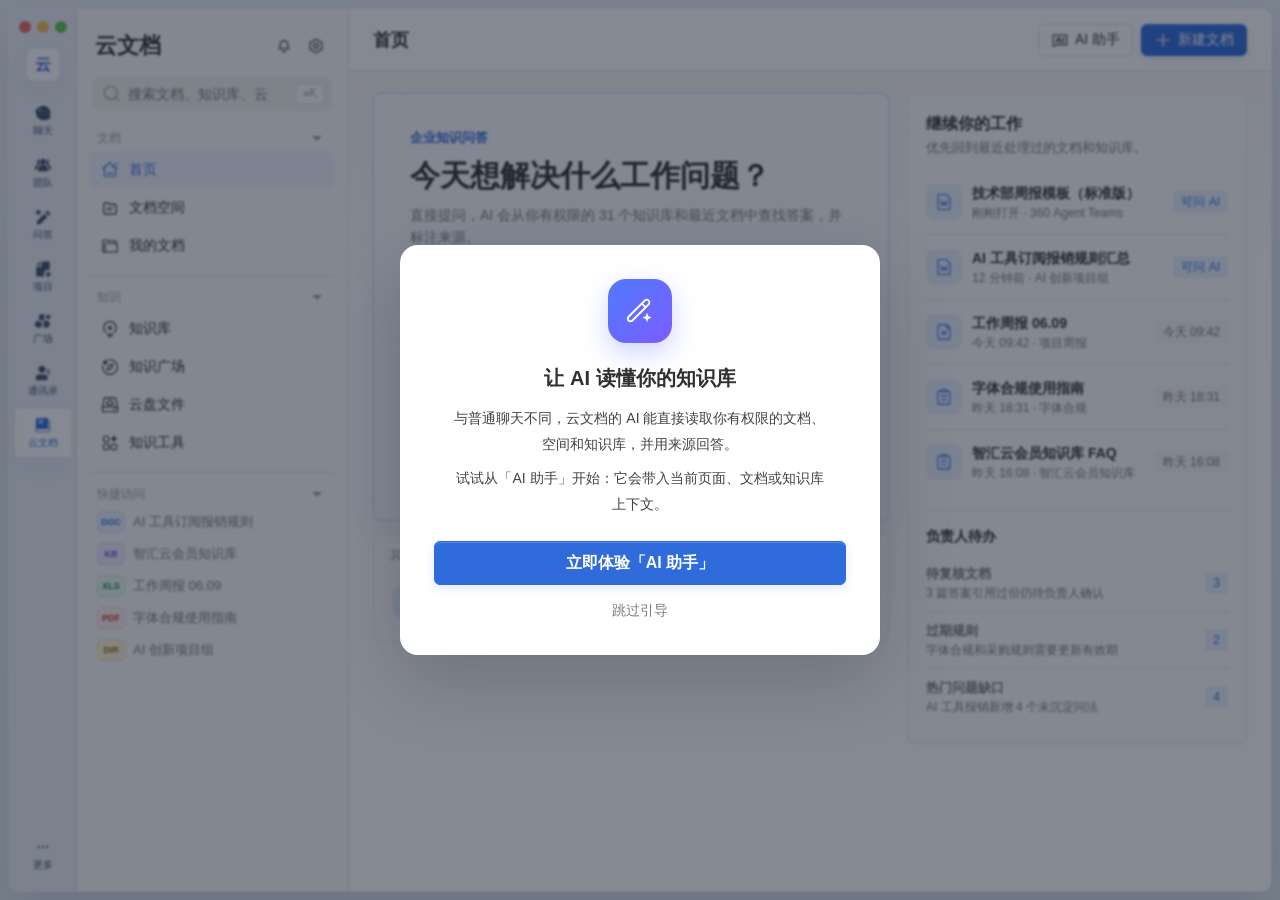
<file: designs/tuichat-cloud-docs-redesign/Cloud Docs Redesign v4 Autoplan.html>
<!doctype html>
<html lang="zh-CN">
<head>
  <meta charset="utf-8">
  <meta name="viewport" content="width=device-width, initial-scale=1">
  <title>360 云文档 · 知识工作台 Autoplan 优化方案 v5</title>
  <style>
    :root {
      --fs-primary: #2F6BDB;
      --fs-primary-hover: #3F7BE8;
      --fs-primary-active: #2559BA;
      --fs-primary-light: #E9F1FF;
      --fs-text-title: rgba(30, 30, 28, 0.92);
      --fs-text-body: rgba(30, 30, 28, 0.84);
      --fs-text-secondary: rgba(30, 30, 28, 0.58);
      --fs-text-tertiary: rgba(30, 30, 28, 0.42);
      --fs-text-placeholder: rgba(30, 30, 28, 0.36);
      --fs-text-disabled: rgba(30, 30, 28, 0.24);
      --fs-bg-body: #FBFAF8;
      --fs-bg-sidebar: #F6F5F2;
      --fs-bg-fill: #F1F0ED;
      --fs-bg-hover: #F7F6F3;
      --fs-bg-selected: #EEF3FA;
      --fs-border: rgba(46, 42, 37, 0.14);
      --fs-divider: rgba(46, 42, 37, 0.10);
      --fs-success: #12CD7A;
      --fs-warning: #FFAB2E;
      --fs-error: #FF4D48;
      --fs-radius-sm: 4px;
      --fs-radius-md: 6px;
      --fs-radius-lg: 8px;
      --fs-radius-xl: 12px;
      --fs-radius-full: 999px;
      --fs-shadow-sm: 0 1px 2px rgba(31, 35, 41, 0.04), 0 8px 24px rgba(31, 35, 41, 0.05);
      --fs-shadow-md: 0 1px 3px rgba(31, 35, 41, 0.05), 0 14px 32px rgba(31, 35, 41, 0.10);
      --fs-shadow-fab: 0 6px 18px rgba(47,107,219,0.24);
      --fs-ease-out: cubic-bezier(0.23, 1, 0.32, 1);
      --fs-ease-standard: cubic-bezier(0.77, 0, 0.175, 1);
      --fs-motion-fast: 140ms;
      --fs-motion-medium: 190ms;
      --fs-font: -apple-system, BlinkMacSystemFont, "PingFang SC", "Hiragino Sans GB", "Microsoft YaHei", "Noto Sans SC", sans-serif;
    }

    * { box-sizing: border-box; }

    body {
      margin: 0;
      min-height: 100vh;
      overflow: hidden;
      color: var(--fs-text-title);
      background: #E8EEF6;
      font-family: var(--fs-font);
      font-size: 14px;
      line-height: 1.6;
      letter-spacing: 0;
      text-rendering: optimizeLegibility;
      font-variant-numeric: tabular-nums;
    }

    body::before {
      content: "";
      position: fixed;
      inset: 0;
      z-index: 0;
      pointer-events: none;
      background:
        linear-gradient(rgba(46,42,37,0.035) 1px, transparent 1px),
        linear-gradient(90deg, rgba(46,42,37,0.03) 1px, transparent 1px);
      background-size: 24px 24px;
      opacity: 0.10;
    }

    ::selection {
      background: rgba(47, 107, 219, 0.16);
      color: var(--fs-text-title);
    }

    button, input, textarea { font-family: inherit; }
    button { cursor: pointer; }

    button:focus-visible,
    input:focus-visible,
    textarea:focus-visible {
      outline: 2px solid rgba(47, 107, 219, 0.35);
      outline-offset: 2px;
    }

    .side-scroll,
    .content,
    .doc-canvas,
    .ai-side {
      scrollbar-width: thin;
      scrollbar-color: rgba(46, 42, 37, 0.20) transparent;
    }

    .side-scroll::-webkit-scrollbar,
    .content::-webkit-scrollbar,
    .doc-canvas::-webkit-scrollbar,
    .ai-side::-webkit-scrollbar {
      width: 10px;
      height: 10px;
    }

    .side-scroll::-webkit-scrollbar-thumb,
    .content::-webkit-scrollbar-thumb,
    .doc-canvas::-webkit-scrollbar-thumb,
    .ai-side::-webkit-scrollbar-thumb {
      border: 3px solid transparent;
      border-radius: var(--fs-radius-full);
      background: rgba(46, 42, 37, 0.20);
      background-clip: content-box;
    }

    .shell {
      position: relative;
      z-index: 1;
      width: 100vw;
      height: 100vh;
      padding: 8px;
      background: linear-gradient(180deg, #EDF3FA 0%, #E5ECF4 100%);
    }

    .desktop {
      width: 100%;
      height: 100%;
      min-width: 0;
      display: flex;
      overflow: hidden;
      border: 1px solid rgba(46, 42, 37, 0.08);
      border-radius: 10px;
      background: #FFFFFF;
      box-shadow: 0 20px 48px rgba(44, 58, 78, 0.14);
    }

    .left-rail {
      width: 68px;
      flex: 0 0 68px;
      display: flex;
      flex-direction: column;
      align-items: center;
      gap: 16px;
      padding: 12px 6px;
      background: #EAF0F7;
      border-right: 1px solid rgba(46, 42, 37, 0.08);
    }

    .mac-dots {
      width: 48px;
      display: flex;
      gap: 6px;
    }

    .mac-dots span {
      width: 12px;
      height: 12px;
      border-radius: 50%;
    }

    .mac-dots span:nth-child(1) { background: #EC695E; }
    .mac-dots span:nth-child(2) { background: #F5BE4F; }
    .mac-dots span:nth-child(3) { background: #61C454; }

    .avatar {
      width: 32px;
      height: 32px;
      display: grid;
      place-items: center;
      border-radius: var(--fs-radius-md);
      background: #FFFFFF;
      color: var(--fs-primary);
      font-size: 16px;
      font-weight: 600;
      box-shadow: var(--fs-shadow-sm);
    }

    .rail-group {
      width: 56px;
      display: flex;
      flex-direction: column;
      gap: 4px;
    }

    .rail-spacer { flex: 1; }

    .rail-item {
      width: 56px;
      height: 48px;
      border: 0;
      border-radius: var(--fs-radius-sm);
      display: flex;
      flex-direction: column;
      align-items: center;
      justify-content: center;
      gap: 2px;
      background: transparent;
      color: #3E506A;
      font-size: 10px;
    }

    .rail-item.active { background: #FFFFFF; color: var(--fs-primary); box-shadow: var(--fs-shadow-sm); }

    .sidebar {
      width: 272px;
      flex: 0 0 272px;
      display: flex;
      flex-direction: column;
      padding: 22px 12px 16px;
      border-right: 1px solid var(--fs-divider);
      background: #FBFAF8;
    }

    .brand-row {
      display: flex;
      align-items: center;
      justify-content: space-between;
      padding: 0 6px;
      margin-bottom: 16px;
    }

    .brand-actions {
      display: inline-flex;
      align-items: center;
      gap: 4px;
    }

    .brand {
      display: flex;
      align-items: center;
      gap: 8px;
      font-size: 22px;
      line-height: 30px;
      font-weight: 600;
    }

    .global-search {
      position: relative;
      margin: 0 4px 14px;
    }

    .global-search input {
      width: 100%;
      height: 34px;
      padding: 0 48px 0 34px;
      border: 1px solid transparent;
      border-radius: var(--fs-radius-md);
      background: var(--fs-bg-fill);
      color: var(--fs-text-title);
      font-size: 14px;
    }

    .global-search input:focus {
      border-color: var(--fs-primary);
      background: #FFFFFF;
      box-shadow: 0 0 0 2px rgba(47, 107, 219, 0.12);
    }

    .global-search .search-icon {
      position: absolute;
      top: 8px;
      left: 10px;
      color: var(--fs-text-tertiary);
    }

    .keycap {
      position: absolute;
      top: 7px;
      right: 8px;
      height: 20px;
      display: inline-flex;
      align-items: center;
      padding: 0 6px;
      border: 1px solid var(--fs-divider);
      border-radius: var(--fs-radius-sm);
      color: var(--fs-text-tertiary);
      background: #FFFFFF;
      font-size: 12px;
    }

    .side-scroll {
      flex: 1;
      min-height: 0;
      overflow: auto;
      padding-right: 2px;
    }

    .nav-group {
      padding: 8px 0 10px;
      border-top: 1px solid var(--fs-divider);
    }

    .nav-group:first-child { border-top: 0; padding-top: 0; }

    .nav-title {
      width: 100%;
      border: 0;
      display: flex;
      align-items: center;
      justify-content: space-between;
      height: 26px;
      padding: 0 8px;
      background: transparent;
      color: var(--fs-text-tertiary);
      font-size: 12px;
      line-height: 20px;
      text-align: left;
      cursor: pointer;
      transition: color var(--fs-motion-fast) var(--fs-ease-out);
    }

    .nav-title .icon {
      transition: transform var(--fs-motion-fast) var(--fs-ease-out);
    }

    .nav-group.is-collapsed .nav-title .icon {
      transform: rotate(-90deg);
    }

    .nav-group.is-collapsed .side-item,
    .nav-group.is-collapsed .quick-list {
      display: none;
    }

    .side-item {
      width: 100%;
      height: 38px;
      border: 0;
      border-radius: var(--fs-radius-lg);
      display: flex;
      align-items: center;
      gap: 10px;
      padding: 0 12px;
      background: transparent;
      color: var(--fs-text-title);
      font-size: 14px;
      font-weight: 500;
      text-align: left;
    }

    .side-item.active { background: var(--fs-bg-selected); color: var(--fs-primary); }

    .quick-list {
      display: flex;
      flex-direction: column;
      gap: 2px;
    }

    .quick-item {
      width: 100%;
      height: 30px;
      border: 0;
      display: flex;
      align-items: center;
      gap: 8px;
      padding: 0 8px;
      border-radius: var(--fs-radius-md);
      background: transparent;
      color: var(--fs-text-secondary);
      font-size: 13px;
      text-align: left;
      cursor: pointer;
    }

    .quick-item span:last-child {
      overflow: hidden;
      white-space: nowrap;
      text-overflow: ellipsis;
    }

    .quick-item.active {
      background: var(--fs-bg-selected);
      color: var(--fs-primary);
      font-weight: 500;
    }

    .file-badge {
      width: 28px;
      height: 22px;
      flex: 0 0 28px;
      display: inline-flex;
      align-items: center;
      justify-content: center;
      border-radius: 6px;
      border: 1px solid transparent;
      font-size: 9px;
      line-height: 1;
      font-weight: 700;
      letter-spacing: 0;
    }

    .file-badge.doc {
      color: #2f6bdb;
      background: #eaf2ff;
      border-color: rgba(47, 107, 219, 0.12);
    }

    .file-badge.kb {
      color: #6b4fd8;
      background: #f1ecff;
      border-color: rgba(107, 79, 216, 0.14);
    }

    .file-badge.xls {
      color: #168a4a;
      background: #e9f8f0;
      border-color: rgba(22, 138, 74, 0.12);
    }

    .file-badge.pdf {
      color: #d93025;
      background: #fff0f0;
      border-color: rgba(217, 48, 37, 0.14);
    }

    .file-badge.folder {
      color: #9a6500;
      background: #fff5d8;
      border-color: rgba(154, 101, 0, 0.14);
    }

    .quick-item.active .file-badge {
      color: var(--fs-primary);
      background: #fff;
      border-color: rgba(47, 107, 219, 0.18);
    }

    .workspace {
      flex: 1;
      min-width: 0;
      display: flex;
      flex-direction: column;
      background: #FFFFFF;
    }

    .topbar {
      height: 62px;
      flex: 0 0 62px;
      display: flex;
      align-items: center;
      justify-content: space-between;
      gap: 16px;
      padding: 0 24px;
      border-bottom: 1px solid var(--fs-divider);
      background: rgba(255,255,255,0.96);
      backdrop-filter: saturate(1.1) blur(8px);
    }

    .page-title {
      margin: 0;
      color: var(--fs-text-title);
      font-size: 18px;
      line-height: 26px;
      font-weight: 600;
    }

    .topbar-actions, .row, .tag-row, .action-row {
      display: flex;
      align-items: center;
      gap: 8px;
      flex-wrap: wrap;
    }

    .content {
      flex: 1;
      min-height: 0;
      overflow: auto;
      padding: 22px 24px;
      background: #FFFFFF;
    }

    .content.soft {
      background: linear-gradient(180deg, rgba(246,245,242,0.84) 0, rgba(255,255,255,0) 210px), #FFFFFF;
    }

    .content.flat {
      padding: 0;
      background: #FFFFFF;
    }

    .btn {
      height: 32px;
      border: 1px solid var(--fs-border);
      border-radius: var(--fs-radius-md);
      display: inline-flex;
      align-items: center;
      justify-content: center;
      gap: 6px;
      padding: 0 12px;
      background: #FFFFFF;
      color: var(--fs-text-title);
      font-size: 14px;
      white-space: nowrap;
      transition: background var(--fs-motion-fast) var(--fs-ease-out), border-color var(--fs-motion-fast) var(--fs-ease-out), color var(--fs-motion-fast) var(--fs-ease-out), transform 120ms var(--fs-ease-out), box-shadow var(--fs-motion-fast) var(--fs-ease-out);
    }

    .btn:active { transform: scale(0.98); }

    .btn.primary {
      border-color: var(--fs-primary);
      background: var(--fs-primary);
      color: #FFFFFF;
      font-weight: 500;
      box-shadow: inset 0 1px 0 rgba(255,255,255,0.18), 0 3px 10px rgba(47,107,219,0.16);
    }

    .btn.text {
      border-color: transparent;
      background: transparent;
      color: var(--fs-primary);
    }

    .btn.compact {
      height: 28px;
      padding: 0 10px;
      font-size: 13px;
    }

    .icon-button {
      width: 32px;
      height: 32px;
      border: 0;
      border-radius: var(--fs-radius-md);
      display: inline-flex;
      align-items: center;
      justify-content: center;
      color: var(--fs-text-secondary);
      background: transparent;
      transition: background var(--fs-motion-fast) var(--fs-ease-out), color var(--fs-motion-fast) var(--fs-ease-out), transform 120ms var(--fs-ease-out);
    }

    .icon-button:active { transform: scale(0.96); }

    .brand-actions .icon-button {
      width: 28px;
      height: 28px;
      color: rgba(30, 30, 28, 0.58);
    }

    .brand-svg-icon {
      width: 18px;
      height: 18px;
      display: block;
      overflow: visible;
      stroke: currentColor;
      stroke-width: 1.8;
      stroke-linecap: round;
      stroke-linejoin: round;
      fill: none;
    }

    .icon {
      --icon: none;
      width: 18px;
      height: 18px;
      display: inline-flex;
      flex: 0 0 auto;
      color: currentColor;
      background-color: currentColor;
      -webkit-mask: var(--icon) center / contain no-repeat;
      mask: var(--icon) center / contain no-repeat;
    }

    .icon.rail-chat { --icon: url("[data-uri]"); }
    .icon.notification { --icon: url("[data-uri]"); }
    .icon.rail-team { --icon: url("[data-uri]"); }
    .icon.rail-assistant { --icon: url("[data-uri]"); }
    .icon.rail-project { --icon: url("[data-uri]"); }
    .icon.rail-square { --icon: url("[data-uri]"); }
    .icon.rail-contacts { --icon: url("[data-uri]"); }
    .icon.rail-cloud-doc { --icon: url("[data-uri]"); }

    .icon.home { --icon: url("[data-uri]"); }
    .icon.doc { --icon: url("[data-uri]"); }
    .icon.kb { --icon: url("[data-uri]"); }
    .icon.ai { --icon: url("[data-uri]"); }
    .icon.discover { --icon: url("[data-uri]"); }
    .icon.drive { --icon: url("[data-uri]"); }
    .icon.tools { --icon: url("[data-uri]"); }
    .icon.search { --icon: url("[data-uri]"); }
    .icon.plus { --icon: url("[data-uri]"); }
    .icon.settings { --icon: url("[data-uri]"); }
    .icon.folder { --icon: url("[data-uri]"); }
    .icon.ppt { --icon: url("[data-uri]"); }
    .icon.meeting { --icon: url("[data-uri]"); }
    .icon.summary { --icon: url("[data-uri]"); }
    .icon.word { --icon: url("[data-uri]"); }
    .icon.excel { --icon: url("[data-uri]"); }
    .icon.upload { --icon: url("[data-uri]"); }
    .icon.send { --icon: url("[data-uri]"); }
    .icon.star { --icon: url("[data-uri]"); }
    .icon.star-on { --icon: url("[data-uri]"); }
    .icon.more { --icon: url("[data-uri]"); }
    .icon.close { --icon: url("data:image/svg+xml,%3Csvg width='28' height='28' viewBox='0 0 28 28' fill='none' xmlns='http://www.w3.org/2000/svg'%3E%3Cpath d='M8.75 8.75L19.25 19.25M19.25 8.75L8.75 19.25' stroke='black' stroke-width='2.2' stroke-linecap='round'/%3E%3C/svg%3E"); }
    .icon-button .icon.close { width: 16px; height: 16px; }
    .icon.auth { --icon: url("[data-uri]"); }
    .icon.shield { --icon: url("[data-uri]"); }
    .icon.share { --icon: url("[data-uri]"); }
    .icon.comment { --icon: url("[data-uri]"); }
    .icon.magic { --icon: url("[data-uri]"); }
    .icon.database { --icon: url("[data-uri]"); }
    .icon.list { --icon: url("[data-uri]"); }
    .icon.space { --icon: url("data:image/svg+xml,%3Csvg width='28' height='28' viewBox='0 0 28 28' fill='none' xmlns='http://www.w3.org/2000/svg'%3E%3Cpath d='M4.375 8.75C4.375 7.3 5.55 6.125 7 6.125H11.375L13.417 8.458H21C22.45 8.458 23.625 9.633 23.625 11.083V21C23.625 22.45 22.45 23.625 21 23.625H7C5.55 23.625 4.375 22.45 4.375 21V8.75Z' stroke='black' stroke-width='1.8' stroke-linejoin='round'/%3E%3Cpath d='M9.333 14H18.667M9.333 17.5H15.75' stroke='black' stroke-width='1.8' stroke-linecap='round'/%3E%3C/svg%3E"); }
    .icon.card { --icon: url("[data-uri]"); }
    .icon.chevron { --icon: url("[data-uri]"); }
    .icon.arrow { --icon: url("[data-uri]"); }
    .icon.lock { --icon: url("[data-uri]"); }

    .card {
      border: 1px solid rgba(46, 42, 37, 0.09);
      border-radius: var(--fs-radius-lg);
      background: #FFFFFF;
      box-shadow: 0 1px 2px rgba(31, 35, 41, 0.03), 0 10px 28px rgba(31, 35, 41, 0.045);
    }

    .section-title {
      display: flex;
      align-items: center;
      justify-content: space-between;
      gap: 16px;
      margin-bottom: 12px;
    }

    .section-title h2 {
      margin: 0;
      font-size: 16px;
      line-height: 24px;
      font-weight: 600;
    }

    .section-title p {
      margin: 2px 0 0;
      color: var(--fs-text-secondary);
      font-size: 13px;
      line-height: 20px;
    }

    .tag {
      height: 22px;
      display: inline-flex;
      align-items: center;
      gap: 4px;
      padding: 0 8px;
      border-radius: var(--fs-radius-sm);
      background: var(--fs-bg-hover);
      color: var(--fs-text-secondary);
      font-size: 12px;
      line-height: 20px;
      white-space: nowrap;
    }

    .tag .icon {
      width: 14px;
      height: 14px;
      flex-basis: 14px;
    }

    .tag.blue { background: var(--fs-primary-light); color: var(--fs-primary); }
    .tag.green { background: rgba(18,205,122,0.12); color: #0BAA63; }
    .tag.orange { background: rgba(255,171,46,0.14); color: #B66B00; }
    .tag.danger {
      border: 1px solid rgba(255, 77, 72, 0.35);
      background: #FFF0F0;
      color: #D93025;
    }

    .muted { color: var(--fs-text-secondary); }
    .faint { color: var(--fs-text-tertiary); }

    .metric-strip {
      display: grid;
      grid-template-columns: repeat(4, minmax(0, 1fr));
      gap: 8px;
      margin-bottom: 14px;
    }

    .metric-pill {
      min-height: 44px;
      display: flex;
      align-items: center;
      justify-content: space-between;
      gap: 10px;
      padding: 10px 12px;
      border: 1px solid var(--fs-divider);
      border-radius: var(--fs-radius-lg);
      background: #FFFFFF;
      color: inherit;
      font: inherit;
      text-align: left;
    }

    .metric-pill strong { font-size: 16px; line-height: 22px; }
    .metric-pill span { color: var(--fs-text-secondary); font-size: 12px; }

    .home-grid {
      display: grid;
      grid-template-columns: minmax(0, 1.16fr) minmax(320px, 0.84fr);
      gap: 16px;
      margin-bottom: 16px;
    }

    .focus-card {
      padding: 18px;
      min-height: 266px;
    }

    .focus-card h2 {
      margin: 0 0 4px;
      font-size: 22px;
      line-height: 32px;
      font-weight: 600;
    }

    .focus-card p {
      margin: 0;
      color: var(--fs-text-secondary);
      font-size: 14px;
      line-height: 22px;
    }

    .quick-start {
      display: grid;
      grid-template-columns: 1.2fr 1fr 1fr;
      gap: 12px;
      margin-top: 16px;
    }

    .start-tile {
      min-height: 122px;
      border: 1px solid var(--fs-divider);
      border-radius: var(--fs-radius-lg);
      display: flex;
      flex-direction: column;
      gap: 10px;
      padding: 14px;
      background: #FFFFFF;
      text-align: left;
      transition: background var(--fs-motion-fast) var(--fs-ease-out), border-color var(--fs-motion-fast) var(--fs-ease-out), box-shadow var(--fs-motion-fast) var(--fs-ease-out), transform 120ms var(--fs-ease-out);
    }

    .start-tile.primary {
      border-color: rgba(47, 107, 219, 0.18);
      background: linear-gradient(180deg, #F7F9FD, #FFFFFF);
    }

    .tile-icon {
      width: 36px;
      height: 36px;
      display: grid;
      place-items: center;
      border-radius: var(--fs-radius-lg);
      background: var(--fs-primary-light);
      color: var(--fs-primary);
    }

    .start-tile strong {
      display: block;
      font-size: 15px;
      line-height: 22px;
    }

    .start-tile span {
      color: var(--fs-text-secondary);
      font-size: 13px;
      line-height: 20px;
    }

    .onboarding {
      padding: 16px;
      display: flex;
      flex-direction: column;
      gap: 12px;
    }

    .step-row {
      display: grid;
      grid-template-columns: 28px minmax(0, 1fr) auto;
      align-items: center;
      column-gap: 12px;
      min-height: 64px;
      padding: 12px 14px;
      border: 1px solid transparent;
      border-radius: var(--fs-radius-lg);
      background: #FBFAF8;
      transition: border-color var(--fs-motion-fast) var(--fs-ease-out), background var(--fs-motion-fast) var(--fs-ease-out);
    }

    .step-row:hover {
      border-color: rgba(47, 107, 219, 0.12);
      background: #FFFFFF;
    }

    .step-index {
      width: 24px;
      height: 24px;
      display: inline-grid;
      place-items: center;
      justify-self: start;
      border-radius: 8px;
      background: var(--fs-primary-light);
      color: var(--fs-primary);
      font-size: 12px;
      line-height: 1;
      font-weight: 700;
    }

    .step-row > div {
      min-width: 0;
    }

    .step-row .btn {
      justify-self: end;
      min-width: 52px;
    }

    .step-row strong {
      display: block;
      font-size: 14px;
      line-height: 22px;
    }

    .step-row > div span {
      display: block;
      color: var(--fs-text-secondary);
      font-size: 12px;
      line-height: 18px;
    }

    .two-col {
      display: grid;
      grid-template-columns: minmax(0, 1fr) minmax(320px, 0.86fr);
      gap: 16px;
    }

    .home-workbench {
      display: grid;
      grid-template-columns: minmax(0, 1fr) 340px;
      gap: 18px;
      align-items: start;
      margin-bottom: 16px;
    }

    .home-primary {
      min-width: 0;
      display: flex;
      flex-direction: column;
      gap: 12px;
    }

    .home-ai-window {
      min-height: 410px;
      padding: 34px 36px 30px;
      display: flex;
      flex-direction: column;
      justify-content: flex-start;
      gap: 24px;
      border-color: rgba(47, 107, 219, 0.24);
      background: #F9FBFF;
      box-shadow: 0 1px 2px rgba(31, 35, 41, 0.03), 0 18px 42px rgba(47, 107, 219, 0.08);
    }

    .home-ai-copy {
      max-width: 720px;
      display: flex;
      flex-direction: column;
      gap: 8px;
    }

    .home-ai-eyebrow {
      color: var(--fs-primary);
      font-size: 13px;
      line-height: 20px;
      font-weight: 600;
    }

    .home-ai-window h2 {
      margin: 0;
      color: var(--fs-text-title);
      font-size: 30px;
      line-height: 40px;
      font-weight: 700;
      letter-spacing: 0;
    }

    .home-ai-window p {
      margin: 0;
      color: var(--fs-text-secondary);
      font-size: 14px;
      line-height: 22px;
    }

    .home-ai-compose {
      min-height: 76px;
      display: grid;
      grid-template-columns: auto minmax(0, 1fr) 56px;
      align-items: center;
      gap: 8px;
      padding: 10px;
      border: 1px solid rgba(47, 107, 219, 0.28);
      border-radius: var(--fs-radius-xl);
      background: #FFFFFF;
      box-shadow: 0 10px 26px rgba(47, 107, 219, 0.10);
      cursor: pointer;
      transition: border-color var(--fs-motion-fast) var(--fs-ease-out), box-shadow var(--fs-motion-fast) var(--fs-ease-out);
    }

    .home-ai-input {
      min-width: 0;
      min-height: 48px;
      display: flex;
      align-items: center;
      border: 0;
      background: transparent;
      color: var(--fs-text-placeholder);
      font: inherit;
      text-align: left;
    }

    .home-kb-picker {
      position: relative;
      min-width: 156px;
    }

    .home-ai-scope {
      width: 100%;
      height: 48px;
      display: inline-flex;
      align-items: center;
      justify-content: center;
      gap: 6px;
      padding: 0 12px;
      border: 1px solid rgba(56,115,250,0.16);
      border-radius: var(--fs-radius-lg);
      background: var(--fs-primary-light);
      color: var(--fs-primary);
      font-size: 14px;
      font-weight: 600;
      white-space: nowrap;
      cursor: pointer;
    }

    .home-ai-scope .icon.chevron {
      width: 12px;
      height: 12px;
      color: currentColor;
    }

    .home-kb-menu {
      position: absolute;
      z-index: 8;
      top: 46px;
      left: 0;
      width: 196px;
      padding: 6px;
      border: 1px solid var(--fs-divider);
      border-radius: var(--fs-radius-lg);
      background: #FFFFFF;
      box-shadow: var(--fs-shadow-md);
    }

    .home-kb-option {
      width: 100%;
      min-height: 34px;
      display: flex;
      align-items: center;
      justify-content: space-between;
      gap: 8px;
      padding: 7px 8px;
      border: 0;
      border-radius: var(--fs-radius-md);
      background: transparent;
      color: var(--fs-text-body);
      font-size: 13px;
      text-align: left;
      cursor: pointer;
    }

    .home-kb-option:hover {
      background: var(--fs-bg-hover);
    }

    .home-kb-option.active {
      background: var(--fs-bg-selected);
      color: var(--fs-primary);
      font-weight: 600;
    }

    .home-kb-current {
      flex: 0 0 auto;
      color: var(--fs-primary);
      font-size: 12px;
      line-height: 18px;
      font-weight: 500;
    }

    .home-ai-placeholder {
      overflow: hidden;
      white-space: nowrap;
      text-overflow: ellipsis;
      color: var(--fs-text-placeholder);
      font-size: 14px;
      line-height: 22px;
    }

    .home-ai-send {
      width: 48px;
      height: 48px;
      display: inline-grid;
      place-items: center;
      border: 0;
      border-radius: var(--fs-radius-lg);
      background: var(--fs-primary);
      color: #FFFFFF;
      box-shadow: var(--fs-shadow-fab);
    }

    .home-ai-send .icon {
      width: 18px;
      height: 18px;
    }

    .home-ai-presets {
      display: flex;
      flex-wrap: wrap;
      gap: 8px;
    }

    .home-ai-presets .pill {
      height: 32px;
      padding: 0 14px;
      background: #FFFFFF;
    }

    .trust-brief {
      display: flex;
      align-items: center;
      flex-wrap: wrap;
      gap: 6px 18px;
      margin-top: -10px;
    }

    .trust-brief-item {
      min-height: 32px;
      display: flex;
      align-items: center;
      gap: 6px;
      padding: 0;
      border: 0;
      background: transparent;
      color: inherit;
      font: inherit;
      text-align: left;
    }

    .trust-brief-item strong {
      display: block;
      color: var(--fs-text-secondary);
      font-size: 12px;
      line-height: 20px;
      font-weight: 500;
    }

    .trust-brief-item > span:last-child {
      display: block;
    }

    .trust-brief-item > span:last-child > span {
      display: none;
    }

    .trust-brief-item .tile-icon {
      width: 24px;
      height: 24px;
      border-radius: var(--fs-radius-md);
    }

    .trust-brief-item .tile-icon .icon {
      width: 14px;
      height: 14px;
    }

    .home-action-list {
      display: grid;
      grid-template-columns: repeat(3, minmax(0, 1fr));
      padding: 6px;
      overflow: hidden;
      box-shadow: none;
    }

    .home-action-label {
      grid-column: 1 / -1;
      padding: 6px 10px 4px;
      color: var(--fs-text-tertiary);
      font-size: 12px;
      line-height: 18px;
      font-weight: 500;
    }

    .home-action-row {
      width: 100%;
      min-height: 68px;
      display: grid;
      grid-template-columns: 32px minmax(0, 1fr);
      align-items: center;
      gap: 10px;
      padding: 10px 12px;
      border: 0;
      border-right: 1px solid var(--fs-divider);
      background: #FFFFFF;
      color: inherit;
      font: inherit;
      text-align: left;
      transition: background var(--fs-motion-fast) var(--fs-ease-out);
    }

    .home-action-row:last-child { border-right: 0; }

    .home-action-row .tile-icon {
      width: 32px;
      height: 32px;
    }

    .home-action-row .arrow-chip { display: none; }

    .home-action-row h3 {
      margin: 0;
      font-size: 13px;
      line-height: 20px;
      font-weight: 600;
    }

    .home-action-row p {
      margin: 2px 0 0;
      color: var(--fs-text-secondary);
      font-size: 12px;
      line-height: 18px;
    }

    .home-continue {
      padding: 18px;
      box-shadow: none;
      background: #FCFCFB;
    }

    .owner-todo {
      margin-top: 16px;
      padding-top: 14px;
      border-top: 1px solid var(--fs-divider);
    }

    .owner-todo h3 {
      margin: 0 0 8px;
      font-size: 14px;
      line-height: 22px;
    }

    .owner-todo-row {
      width: 100%;
      min-height: 50px;
      display: grid;
      grid-template-columns: minmax(0, 1fr) auto;
      align-items: center;
      gap: 10px;
      padding: 9px 0;
      border: 0;
      border-bottom: 1px solid var(--fs-divider);
      background: transparent;
      color: inherit;
      font: inherit;
      text-align: left;
    }

    .owner-todo-row:last-child {
      border-bottom: 0;
    }

    .owner-todo-row strong {
      display: block;
      font-size: 13px;
      line-height: 20px;
    }

    .owner-todo-row span {
      color: var(--fs-text-secondary);
      font-size: 12px;
      line-height: 18px;
    }

    .continue-list {
      display: flex;
      flex-direction: column;
      margin-top: 12px;
    }

    .continue-item {
      width: 100%;
      min-height: 62px;
      display: grid;
      grid-template-columns: 36px minmax(0, 1fr) auto;
      align-items: center;
      gap: 10px;
      padding: 12px 0;
      border: 0;
      border-bottom: 1px solid var(--fs-divider);
      background: transparent;
      color: inherit;
      font: inherit;
      text-align: left;
    }

    .continue-item:last-child {
      border-bottom: 0;
    }

    .continue-item h3 {
      margin: 0;
      overflow: hidden;
      white-space: nowrap;
      text-overflow: ellipsis;
      font-size: 14px;
      line-height: 22px;
      font-weight: 600;
    }

    .continue-item p {
      margin: 0;
      overflow: hidden;
      white-space: nowrap;
      text-overflow: ellipsis;
      color: var(--fs-text-secondary);
      font-size: 12px;
      line-height: 18px;
    }

    .home-tools {
      padding: 16px;
    }

    .home-tools-grid {
      display: grid;
      grid-template-columns: repeat(3, minmax(0, 1fr));
      gap: 12px;
      margin-top: 12px;
    }

    .home-tool-tile {
      min-height: 116px;
      display: flex;
      flex-direction: column;
      gap: 10px;
      padding: 14px;
      border: 1px solid var(--fs-divider);
      border-radius: var(--fs-radius-lg);
      background: #FFFFFF;
      color: inherit;
      font: inherit;
      text-align: left;
      transition: background var(--fs-motion-fast) var(--fs-ease-out), border-color var(--fs-motion-fast) var(--fs-ease-out), box-shadow var(--fs-motion-fast) var(--fs-ease-out), transform 120ms var(--fs-ease-out);
    }

    .home-tool-tile h3 {
      margin: 0;
      font-size: 15px;
      line-height: 22px;
      font-weight: 600;
    }

    .home-tool-tile p {
      margin: 0;
      color: var(--fs-text-secondary);
      font-size: 13px;
      line-height: 20px;
    }

    .panel { padding: 16px; }

    .doc-list, .conv-list, .source-list {
      display: flex;
      flex-direction: column;
      gap: 6px;
    }

    .doc-row {
      width: 100%;
      border: 0;
      display: grid;
      grid-template-columns: 32px minmax(0,1fr) auto;
      align-items: center;
      gap: 10px;
      padding: 10px;
      border-radius: var(--fs-radius-lg);
      background: transparent;
      color: inherit;
      font: inherit;
      text-align: left;
      cursor: pointer;
      transition: background var(--fs-motion-fast) var(--fs-ease-out), transform 120ms var(--fs-ease-out), border-color var(--fs-motion-fast) var(--fs-ease-out), box-shadow var(--fs-motion-fast) var(--fs-ease-out);
    }

    .doc-row:active { transform: scale(0.995); }

    .doc-row h3 {
      margin: 0;
      overflow: hidden;
      white-space: nowrap;
      text-overflow: ellipsis;
      font-size: 14px;
      line-height: 22px;
      font-weight: 600;
    }

    .doc-row p {
      margin: 0;
      overflow: hidden;
      white-space: nowrap;
      text-overflow: ellipsis;
      color: var(--fs-text-secondary);
      font-size: 12px;
      line-height: 18px;
    }

    .grid {
      display: grid;
      gap: 12px;
    }

    .grid.cols-2 { grid-template-columns: repeat(2, minmax(0, 1fr)); }
    .grid.cols-3 { grid-template-columns: repeat(3, minmax(0, 1fr)); }
    .grid.cols-4 { grid-template-columns: repeat(4, minmax(0, 1fr)); }

    .prompt-card, .space-card, .kb-card, .resource-card, .tool-card {
      padding: 14px;
      display: flex;
      flex-direction: column;
      gap: 10px;
      min-height: 150px;
    }

    .prompt-card {
      min-height: 112px;
      text-align: left;
      border-color: rgba(46, 42, 37, 0.10);
      transition: background var(--fs-motion-fast) var(--fs-ease-out), border-color var(--fs-motion-fast) var(--fs-ease-out), box-shadow var(--fs-motion-fast) var(--fs-ease-out), transform 120ms var(--fs-ease-out);
    }

    .prompt-card:active { transform: scale(0.995); }

    .prompt-card h3, .space-card h3, .kb-card h3, .resource-card h3, .tool-card h3 {
      margin: 0;
      font-size: 15px;
      line-height: 22px;
      font-weight: 600;
    }

    .prompt-card p, .space-card p, .kb-card p, .resource-card p, .tool-card p {
      margin: 0;
      color: var(--fs-text-secondary);
      font-size: 13px;
      line-height: 20px;
    }

    .space-card {
      min-height: 210px;
      border-color: rgba(47, 107, 219, 0.10);
      background: linear-gradient(180deg, #F6FAFF 0, #FFFFFF 72px);
      transition: border-color var(--fs-motion-fast) var(--fs-ease-out), box-shadow var(--fs-motion-fast) var(--fs-ease-out), transform 120ms var(--fs-ease-out);
    }

    .space-doc-list {
      flex: 1 1 auto;
      display: flex;
      flex-direction: column;
      gap: 6px;
      margin-top: 2px;
    }

    .space-doc-line {
      display: grid;
      grid-template-columns: minmax(0, 1fr) auto;
      gap: 10px;
      align-items: center;
      color: var(--fs-text-title);
      font-size: 13px;
      line-height: 20px;
    }

    .space-doc-line span:first-child {
      overflow: hidden;
      white-space: nowrap;
      text-overflow: ellipsis;
    }

    .space-doc-line span:last-child {
      color: var(--fs-text-secondary);
      white-space: nowrap;
    }

    .space-meta {
      display: flex;
      align-items: center;
      justify-content: space-between;
      gap: 12px;
      padding-top: 8px;
      border-top: 1px solid var(--fs-divider);
      color: var(--fs-text-secondary);
      font-size: 12px;
      line-height: 18px;
    }

    .space-card .action-row {
      flex: 0 0 auto;
    }

    .kb-card {
      min-height: 218px;
    }

    .kb-card .action-row {
      margin-top: auto;
      flex: 0 0 auto;
    }

    .kb-card .tag-row {
      flex: 0 0 auto;
    }

    .kb-card > div:not(.card-head):not(.tag-row):not(.action-row) {
      flex: 1 1 auto;
    }

    .card-head {
      display: flex;
      align-items: flex-start;
      justify-content: space-between;
      gap: 10px;
    }

    .card-title {
      min-width: 0;
      display: flex;
      align-items: flex-start;
      gap: 10px;
    }

    .card-avatar {
      width: 40px;
      height: 40px;
      flex: 0 0 40px;
      display: grid;
      place-items: center;
      border-radius: var(--fs-radius-lg);
      background: var(--fs-primary-light);
      color: var(--fs-primary);
    }

    .space-card .card-avatar {
      background: #EAF2FF;
      color: #2F6BDB;
    }

    .space-card .card-avatar .icon {
      width: 22px;
      height: 22px;
      flex-basis: 22px;
    }

    .card-title h3 {
      overflow: hidden;
      white-space: nowrap;
      text-overflow: ellipsis;
    }

    .tabs {
      display: flex;
      gap: 24px;
      border-bottom: 1px solid var(--fs-divider);
      margin-bottom: 16px;
      overflow-x: auto;
      scrollbar-width: none;
    }

    .tabs::-webkit-scrollbar { display: none; }

    .tab {
      flex: 0 0 auto;
      height: 38px;
      border: 0;
      background: transparent;
      color: var(--fs-text-secondary);
      font-size: 14px;
      white-space: nowrap;
      position: relative;
    }

    .tab.active {
      color: var(--fs-primary);
      font-weight: 600;
    }

    .tab.active::after {
      content: "";
      position: absolute;
      left: 0;
      right: 0;
      bottom: -1px;
      height: 2px;
      border-radius: 1px;
      background: var(--fs-primary);
    }

    .ai-page {
      display: grid;
      grid-template-columns: minmax(0, 1fr) 330px;
      gap: 16px;
    }

    .ai-composer {
      border: 1px solid rgba(46, 42, 37, 0.12);
      border-radius: var(--fs-radius-xl);
      overflow: hidden;
      background: #FFFFFF;
      box-shadow: var(--fs-shadow-sm);
    }

    .ai-composer textarea {
      width: 100%;
      min-height: 84px;
      display: block;
      resize: none;
      border: 0;
      outline: 0;
      padding: 14px 16px;
      color: var(--fs-text-title);
      font-size: 14px;
      line-height: 22px;
    }

    .composer-toolbar {
      min-height: 44px;
      display: flex;
      align-items: center;
      justify-content: space-between;
      gap: 10px;
      padding: 8px 10px;
      border-top: 1px solid var(--fs-divider);
      background: #FBFAF8;
    }

    .assistant-layer {
      position: fixed;
      inset: 0;
      z-index: 40;
      pointer-events: none;
    }

    .assistant-scrim {
      position: absolute;
      inset: 0;
      background: rgba(31, 35, 41, 0.06);
      pointer-events: auto;
      animation: fadeIn var(--fs-motion-fast) var(--fs-ease-out);
    }

    .assistant-drawer {
      position: absolute;
      top: 12px;
      right: 12px;
      bottom: 12px;
      width: 392px;
      display: flex;
      flex-direction: column;
      border: 1px solid rgba(46, 42, 37, 0.12);
      border-radius: var(--fs-radius-xl);
      background: #FFFFFF;
      box-shadow: 0 14px 40px rgba(31, 35, 41, 0.14);
      overflow: hidden;
      pointer-events: auto;
      animation: drawerIn var(--fs-motion-medium) var(--fs-ease-out);
    }

    .assistant-head {
      min-height: 62px;
      display: flex;
      align-items: center;
      justify-content: space-between;
      gap: 12px;
      padding: 14px 16px;
      border-bottom: 1px solid var(--fs-divider);
      background: rgba(255,255,255,0.96);
    }

    .assistant-head h2 {
      margin: 0;
      font-size: 16px;
      line-height: 24px;
      font-weight: 600;
    }

    .assistant-head p {
      margin: 2px 0 0;
      color: var(--fs-text-secondary);
      font-size: 12px;
      line-height: 18px;
    }

    .assistant-body {
      flex: 1 1 auto;
      min-height: 0;
      display: flex;
      flex-direction: column;
      gap: 12px;
      padding: 14px 16px;
      overflow: auto;
      background: linear-gradient(180deg, #FBFAF8 0, #FFFFFF 160px);
    }

    .assistant-context {
      padding: 12px;
      border: 1px solid var(--fs-divider);
      border-radius: var(--fs-radius-lg);
      background: #FFFFFF;
    }

    .assistant-context strong {
      display: block;
      margin-bottom: 4px;
      font-size: 14px;
      line-height: 22px;
    }

    .assistant-context p {
      margin: 0 0 10px;
      color: var(--fs-text-secondary);
      font-size: 12px;
      line-height: 20px;
    }

    .assistant-message {
      padding: 12px;
      border-radius: var(--fs-radius-lg);
      background: #F7F9FA;
      color: var(--fs-text-body);
      font-size: 13px;
      line-height: 21px;
    }

    .assistant-message strong {
      display: block;
      margin-bottom: 4px;
      color: var(--fs-text-title);
      font-size: 14px;
      line-height: 22px;
    }

    .assistant-progress,
    .assistant-result {
      padding: 12px;
      border: 1px solid var(--fs-divider);
      border-radius: var(--fs-radius-lg);
      background: #FFFFFF;
    }

    .assistant-progress ol {
      margin: 8px 0 0;
      padding-left: 18px;
      color: var(--fs-text-secondary);
      font-size: 13px;
      line-height: 22px;
    }

    .assistant-result h3 {
      margin: 0 0 8px;
      font-size: 15px;
      line-height: 22px;
    }

    .assistant-result p {
      margin: 0;
      color: var(--fs-text-body);
      font-size: 13px;
      line-height: 21px;
    }

    .citation-list {
      display: flex;
      flex-direction: column;
      gap: 8px;
      margin-top: 10px;
    }

    .citation-item {
      padding: 8px;
      border-radius: var(--fs-radius-md);
      background: var(--fs-bg-hover);
      color: var(--fs-text-secondary);
      font-size: 12px;
      line-height: 18px;
    }

    .answer-panel {
      margin-top: 16px;
      padding: 16px;
      border: 1px solid rgba(47,107,219,0.16);
      border-radius: var(--fs-radius-lg);
      background: linear-gradient(180deg, #FFFFFF 0%, #FBFDFF 100%);
      box-shadow: var(--fs-shadow-sm);
    }

    .answer-head {
      display: flex;
      align-items: flex-start;
      justify-content: space-between;
      gap: 12px;
      margin-bottom: 12px;
    }

    .answer-head h3 {
      margin: 0;
      font-size: 17px;
      line-height: 26px;
    }

    .answer-head p,
    .answer-body p {
      margin: 0;
      color: var(--fs-text-secondary);
      font-size: 13px;
      line-height: 21px;
    }

    .answer-body {
      display: grid;
      gap: 12px;
    }

    .answer-summary {
      padding: 12px;
      border-radius: var(--fs-radius-lg);
      background: #F7F9FA;
      color: var(--fs-text-body);
      font-size: 14px;
      line-height: 23px;
    }

    .evidence-grid {
      display: grid;
      grid-template-columns: repeat(3, minmax(0, 1fr));
      gap: 10px;
    }

    .evidence-card {
      min-height: 104px;
      padding: 12px;
      border: 1px solid var(--fs-divider);
      border-radius: var(--fs-radius-lg);
      background: #FFFFFF;
    }

    .evidence-card strong {
      display: block;
      margin-bottom: 6px;
      font-size: 14px;
      line-height: 22px;
    }

    .evidence-card p {
      margin: 0;
      color: var(--fs-text-secondary);
      font-size: 12px;
      line-height: 19px;
    }

    .batch-bar {
      display: flex;
      align-items: center;
      justify-content: space-between;
      gap: 12px;
      padding: 12px;
      margin-bottom: 12px;
      border: 1px solid rgba(47,107,219,0.16);
      border-radius: var(--fs-radius-lg);
      background: #F6F9FF;
    }

    .batch-bar strong {
      display: block;
      font-size: 14px;
      line-height: 22px;
    }

    .batch-bar p {
      margin: 0;
      color: var(--fs-text-secondary);
      font-size: 12px;
      line-height: 19px;
    }

    .doc-row.is-recommended {
      grid-template-columns: 22px 36px minmax(0, 1fr) auto;
    }

    .row-check {
      width: 16px;
      height: 16px;
      accent-color: var(--fs-primary);
    }

    .kb-health-strip {
      display: grid;
      grid-template-columns: repeat(4, minmax(0, 1fr));
      gap: 10px;
      margin-bottom: 14px;
    }

    .kb-health-card {
      min-height: 92px;
      padding: 12px;
      border: 1px solid var(--fs-divider);
      border-radius: var(--fs-radius-lg);
      background: #FFFFFF;
      color: inherit;
      font: inherit;
      text-align: left;
    }

    .kb-health-card strong {
      display: block;
      font-size: 20px;
      line-height: 28px;
    }

    .kb-health-card span {
      color: var(--fs-text-secondary);
      font-size: 12px;
      line-height: 18px;
    }

    .assistant-prompts {
      display: flex;
      flex-direction: column;
      gap: 8px;
    }

    .assistant-prompt {
      min-height: 40px;
      display: flex;
      align-items: center;
      justify-content: space-between;
      gap: 8px;
      padding: 9px 10px;
      border: 1px solid var(--fs-divider);
      border-radius: var(--fs-radius-lg);
      background: #FFFFFF;
      color: var(--fs-text-title);
      font-size: 13px;
      line-height: 20px;
      text-align: left;
    }

    .assistant-prompt:hover {
      background: var(--fs-bg-hover);
    }

    .assistant-footer {
      flex: 0 0 auto;
      padding: 12px;
      border-top: 1px solid var(--fs-divider);
      background: #FFFFFF;
    }

    .assistant-footer .ai-composer {
      border-radius: var(--fs-radius-lg);
      box-shadow: none;
    }

    .assistant-footer .ai-composer textarea {
      min-height: 74px;
    }

    @keyframes drawerIn {
      from { opacity: 0; transform: translateX(16px); }
      to { opacity: 1; transform: translateX(0); }
    }

    @keyframes fadeIn {
      from { opacity: 0; }
      to { opacity: 1; }
    }

    .scope-select {
      display: flex;
      gap: 8px;
      flex-wrap: wrap;
      margin: 12px 0;
    }

    .pill {
      height: 28px;
      border: 1px solid var(--fs-divider);
      border-radius: var(--fs-radius-full);
      display: inline-flex;
      align-items: center;
      gap: 6px;
      padding: 0 10px;
      background: #FFFFFF;
      color: var(--fs-text-secondary);
      font-size: 13px;
      white-space: nowrap;
    }

    .pill.active {
      border-color: rgba(47,107,219,0.22);
      background: var(--fs-primary-light);
      color: var(--fs-primary);
      font-weight: 500;
    }

    .editor-layout {
      height: 100%;
      display: grid;
      grid-template-columns: minmax(0, 1fr) 330px;
      background: #FFFFFF;
    }

    .editor-main {
      min-width: 0;
      display: flex;
      flex-direction: column;
      border-right: 1px solid var(--fs-divider);
    }

    .editor-toolbar {
      height: 48px;
      display: flex;
      align-items: center;
      justify-content: space-between;
      gap: 12px;
      padding: 0 16px;
      border-bottom: 1px solid var(--fs-divider);
      background: #FFFFFF;
    }

    .tool-strip {
      display: flex;
      align-items: center;
      gap: 4px;
    }

    .tool {
      width: 28px;
      height: 28px;
      border: 0;
      border-radius: var(--fs-radius-sm);
      display: grid;
      place-items: center;
      background: transparent;
      color: var(--fs-text-secondary);
      font-size: 13px;
      font-weight: 600;
      transition: background var(--fs-motion-fast) var(--fs-ease-out), color var(--fs-motion-fast) var(--fs-ease-out);
    }

    .tool.active { background: var(--fs-bg-hover); color: var(--fs-primary); }

    .doc-canvas {
      flex: 1;
      overflow: auto;
      padding: 30px 56px;
      background: #F7F6F3;
    }

    .doc-page {
      max-width: 760px;
      min-height: 760px;
      margin: 0 auto;
      padding: 42px 52px;
      border: 1px solid var(--fs-divider);
      border-radius: var(--fs-radius-lg);
      background: #FFFFFF;
      box-shadow: var(--fs-shadow-sm);
      position: relative;
    }

    .doc-page h2 {
      margin: 0 0 18px;
      font-size: 24px;
      line-height: 34px;
    }

    .doc-page p {
      margin: 0 0 14px;
      color: var(--fs-text-body);
      font-size: 14px;
      line-height: 26px;
    }

    .selection-popover {
      position: absolute;
      top: 152px;
      left: 142px;
      display: flex;
      gap: 4px;
      padding: 6px;
      border: 1px solid var(--fs-divider);
      border-radius: var(--fs-radius-lg);
      background: #FFFFFF;
      box-shadow: var(--fs-shadow-md);
    }

    .highlight {
      background: rgba(47,107,219,0.14);
      color: #194DAE;
      border-radius: 3px;
      padding: 0 2px;
    }

    .ai-side {
      min-width: 0;
      padding: 18px;
      background: #FBFAF8;
      overflow: auto;
    }

    .recommend-card {
      padding: 12px;
      border: 1px solid var(--fs-divider);
      border-radius: var(--fs-radius-lg);
      background: #FFFFFF;
      margin-bottom: 10px;
      transition: border-color var(--fs-motion-fast) var(--fs-ease-out), box-shadow var(--fs-motion-fast) var(--fs-ease-out), transform 120ms var(--fs-ease-out);
    }

    .recommend-card h3 {
      margin: 0 0 4px;
      font-size: 14px;
      line-height: 22px;
    }

    .recommend-card p {
      margin: 0;
      color: var(--fs-text-secondary);
      font-size: 12px;
      line-height: 18px;
    }

    .kb-layout {
      display: grid;
      grid-template-columns: minmax(0, 1fr) 330px;
      gap: 16px;
    }

    .kb-layout.is-collapsed {
      grid-template-columns: 1fr;
    }

    .kb-layout.is-collapsed .kb-grid {
      grid-template-columns: repeat(3, minmax(0, 1fr));
    }

    .kb-ask-panel {
      min-height: 520px;
      display: flex;
      flex-direction: column;
      padding: 16px;
      background: #FBFAF8;
      animation: panelIn var(--fs-motion-medium) var(--fs-ease-out);
    }

    .kb-ask-content {
      flex: 1 1 auto;
      display: flex;
      flex-direction: column;
      gap: 12px;
      min-height: 0;
    }

    .kb-ask-spacer {
      flex: 1 1 auto;
      min-height: 160px;
    }

    .kb-ask-panel .ai-composer {
      flex: 0 0 auto;
      margin-top: 14px;
    }

    .mini-answer {
      padding: 12px;
      border: 1px solid var(--fs-divider);
      border-radius: var(--fs-radius-lg);
      background: #FFFFFF;
      font-size: 13px;
      line-height: 21px;
    }

    .kb-detail {
      display: flex;
      flex-direction: column;
      gap: 16px;
    }

    .kb-detail-hero {
      display: flex;
      flex-direction: column;
      gap: 14px;
    }

    .kb-detail-hero .section-title {
      margin: 0;
    }

    .kb-detail-meta {
      display: grid;
      grid-template-columns: repeat(4, minmax(0, 1fr));
      gap: 10px;
    }

    .kb-detail-stat {
      min-width: 0;
      padding: 12px;
      border: 1px solid var(--fs-divider);
      border-radius: var(--fs-radius-lg);
      background: #FBFAF8;
    }

    .kb-detail-stat span {
      display: block;
      color: var(--fs-text-tertiary);
      font-size: 12px;
      line-height: 18px;
    }

    .kb-detail-stat strong {
      display: block;
      margin-top: 4px;
      color: var(--fs-text-title);
      font-size: 16px;
      line-height: 24px;
    }

    .kb-detail-layout {
      display: grid;
      grid-template-columns: minmax(0, 1fr) 340px;
      gap: 16px;
      align-items: start;
    }

    .kb-detail-side {
      display: flex;
      flex-direction: column;
      gap: 12px;
    }

    .kb-doc-row {
      grid-template-columns: 38px minmax(0, 1fr) auto;
      min-height: 64px;
      border: 1px solid transparent;
      background: #FFFFFF;
    }

    .kb-doc-row:hover {
      border-color: rgba(47, 107, 219, 0.16);
      background: #FBFAF8;
      box-shadow: var(--fs-shadow-sm);
    }

    .kb-question {
      width: 100%;
      border: 1px solid var(--fs-divider);
      display: grid;
      grid-template-columns: 32px minmax(0, 1fr);
      gap: 10px;
      align-items: center;
      padding: 10px;
      border-radius: var(--fs-radius-lg);
      background: #FFFFFF;
      color: inherit;
      font: inherit;
      text-align: left;
      cursor: pointer;
      transition: border-color var(--fs-motion-fast) var(--fs-ease-out), background var(--fs-motion-fast) var(--fs-ease-out), transform 120ms var(--fs-ease-out);
    }

    .kb-question:hover {
      border-color: rgba(47, 107, 219, 0.18);
      background: #FBFAF8;
    }

    .kb-question:active {
      transform: scale(0.995);
    }

    .kb-question h3 {
      margin: 0;
      font-size: 13px;
      line-height: 20px;
    }

    .kb-question p {
      margin: 2px 0 0;
      color: var(--fs-text-secondary);
      font-size: 12px;
      line-height: 18px;
    }

    .insight-panel {
      border-color: rgba(46, 42, 37, 0.09);
      background: linear-gradient(180deg, #FFFFFF 0%, #FBFAF8 100%);
    }

    .insight-panel .section-title {
      margin-bottom: 10px;
    }

    .insight-list {
      display: flex;
      flex-direction: column;
      gap: 8px;
    }

    .ai-suggestion {
      grid-template-columns: 36px minmax(0,1fr) 24px;
      min-height: 62px;
      padding: 11px 12px;
      border: 1px solid transparent;
      background: #FBFAF8;
    }

    .ai-suggestion .tile-icon {
      width: 34px;
      height: 34px;
      background: var(--fs-primary-light);
    }

    .ai-suggestion h3 {
      color: var(--fs-text-title);
      font-weight: 600;
    }

    .ai-suggestion p {
      color: var(--fs-text-secondary);
    }

    .arrow-chip {
      width: 24px;
      height: 24px;
      display: grid;
      place-items: center;
      border-radius: var(--fs-radius-full);
      color: var(--fs-text-tertiary);
      background: transparent;
      transition: background var(--fs-motion-fast) var(--fs-ease-out), color var(--fs-motion-fast) var(--fs-ease-out), transform 120ms var(--fs-ease-out);
    }

    .rail-panel {
      padding: 14px;
      border-color: rgba(46, 42, 37, 0.09);
      background: #FFFFFF;
    }

    .rail-panel + .rail-panel {
      margin-top: 12px;
    }

    .drive-layout {
      display: grid;
      grid-template-columns: 260px minmax(0, 1fr);
      gap: 16px;
      align-items: start;
    }

    .drive-tree {
      min-height: calc(100vh - 122px);
      padding: 16px;
      display: flex;
      flex-direction: column;
      gap: 14px;
      background: #FFFFFF;
    }

    .drive-tree-title {
      display: flex;
      align-items: center;
      justify-content: space-between;
      min-height: 28px;
      color: var(--fs-text-title);
      font-size: 16px;
      font-weight: 600;
    }

    .drive-search {
      height: 38px;
      border: 1px solid var(--fs-border);
      border-radius: var(--fs-radius-lg);
      display: flex;
      align-items: center;
      gap: 8px;
      padding: 0 10px;
      color: var(--fs-text-tertiary);
      background: #FFFFFF;
    }

    .drive-search span:last-child {
      overflow: hidden;
      white-space: nowrap;
      text-overflow: ellipsis;
      font-size: 13px;
    }

    .drive-tree-head {
      display: flex;
      align-items: center;
      justify-content: space-between;
      color: var(--fs-text-secondary);
      font-size: 13px;
      font-weight: 500;
    }

    .drive-tree-list {
      display: flex;
      flex-direction: column;
      gap: 4px;
    }

    .tree-row {
      height: 34px;
      border: 0;
      border-radius: var(--fs-radius-md);
      display: grid;
      grid-template-columns: 18px 24px minmax(0, 1fr);
      align-items: center;
      gap: 6px;
      padding: 0 8px;
      background: transparent;
      color: var(--fs-text-title);
      font: inherit;
      text-align: left;
      cursor: pointer;
      transition: background var(--fs-motion-fast) var(--fs-ease-out), color var(--fs-motion-fast) var(--fs-ease-out), transform 120ms var(--fs-ease-out);
    }

    .tree-row[data-level="1"] { padding-left: 22px; }
    .tree-row[data-level="2"] { padding-left: 36px; }
    .tree-row.active { background: var(--fs-bg-selected); color: var(--fs-primary); font-weight: 600; }
    .tree-row:active { transform: scale(0.99); }

    .tree-caret {
      width: 18px;
      display: grid;
      place-items: center;
      color: var(--fs-text-tertiary);
    }

    .tree-row.expanded .tree-caret {
      transform: rotate(90deg);
    }

    .tree-icon {
      width: 24px;
      height: 24px;
      display: grid;
      place-items: center;
      border-radius: var(--fs-radius-full);
      color: var(--fs-primary);
      background: var(--fs-primary-light);
    }

    .tree-row span:last-child {
      overflow: hidden;
      white-space: nowrap;
      text-overflow: ellipsis;
      font-size: 14px;
    }

    .drive-tree-spacer { flex: 1; }

    .smart-folder {
      height: 38px;
      border: 1px dashed rgba(47,107,219,0.35);
      border-radius: var(--fs-radius-md);
      display: inline-flex;
      align-items: center;
      justify-content: center;
      gap: 6px;
      background: #FFFFFF;
      color: var(--fs-primary);
      font-size: 14px;
      font-weight: 500;
    }

    .drive-main {
      min-width: 0;
    }

    .drive-toolbar {
      display: flex;
      align-items: center;
      justify-content: space-between;
      gap: 12px;
      margin-bottom: 12px;
    }

    .breadcrumb {
      display: flex;
      align-items: center;
      gap: 6px;
      min-width: 0;
      color: var(--fs-text-secondary);
      font-size: 14px;
    }

    .breadcrumb strong {
      color: var(--fs-text-title);
      font-weight: 600;
    }

    .drive-view-actions {
      display: flex;
      align-items: center;
      gap: 4px;
      color: var(--fs-text-secondary);
    }

    .table {
      width: 100%;
      border-collapse: collapse;
      table-layout: fixed;
    }

    .table th {
      height: 38px;
      color: var(--fs-text-secondary);
      font-size: 12px;
      font-weight: 500;
      text-align: left;
      border-bottom: 1px solid var(--fs-divider);
    }

    .table td {
      height: 56px;
      border-bottom: 1px solid var(--fs-divider);
      font-size: 14px;
      vertical-align: middle;
    }

    .file-name {
      display: flex;
      align-items: center;
      gap: 8px;
      min-width: 0;
    }

    .file-name strong {
      overflow: hidden;
      white-space: nowrap;
      text-overflow: ellipsis;
      font-weight: 500;
    }

    .empty-state {
      min-height: 220px;
      display: flex;
      flex-direction: column;
      align-items: center;
      justify-content: center;
      gap: 12px;
      border: 1px dashed rgba(46, 42, 37, 0.18);
      border-radius: var(--fs-radius-lg);
      background: #FBFAF8;
      text-align: center;
    }

    .empty-state h3 {
      margin: 0;
      font-size: 15px;
      line-height: 22px;
    }

    .empty-state p {
      margin: 0;
      color: var(--fs-text-secondary);
      font-size: 13px;
      line-height: 20px;
    }

    .modal-mask {
      position: fixed;
      inset: 0;
      z-index: 20;
      display: none;
      align-items: center;
      justify-content: center;
      background: rgba(15, 23, 42, 0.18);
    }

    .modal-mask.show { display: flex; }

    .modal-mask.show .modal {
      animation: modalIn var(--fs-motion-medium) var(--fs-ease-out);
    }

    .modal {
      width: 560px;
      max-width: calc(100vw - 48px);
      overflow: hidden;
      border-radius: var(--fs-radius-xl);
      background: #FFFFFF;
      box-shadow: var(--fs-shadow-md);
    }

    .modal-header {
      display: flex;
      align-items: center;
      justify-content: space-between;
      padding: 18px 20px 12px;
      border-bottom: 1px solid var(--fs-divider);
    }

    .modal-header h2 {
      margin: 0;
      font-size: 16px;
      line-height: 24px;
    }

    .modal-body {
      padding: 16px 20px;
    }

    .modal-footer {
      display: flex;
      justify-content: flex-end;
      gap: 10px;
      padding: 14px 20px 18px;
      border-top: 1px solid var(--fs-divider);
    }

    .action-summary {
      display: grid;
      gap: 10px;
    }

    .action-summary-card {
      padding: 12px;
      border: 1px solid var(--fs-divider);
      border-radius: var(--fs-radius-lg);
      background: #FFFFFF;
    }

    .action-summary-card strong {
      display: block;
      margin-bottom: 4px;
      font-size: 14px;
      line-height: 22px;
    }

    .action-summary-card p {
      margin: 0;
      color: var(--fs-text-secondary);
      font-size: 13px;
      line-height: 21px;
    }

    .guide-mask {
      z-index: 24;
      background: rgba(22, 30, 46, 0.52);
      backdrop-filter: blur(1px);
    }

    .modal-mask.show .guide-modal {
      animation: modalIn var(--fs-motion-medium) var(--fs-ease-out);
    }

    .guide-modal {
      width: 480px;
      max-width: calc(100vw - 48px);
      padding: 34px 34px 30px;
      border-radius: 18px;
      background: #FFFFFF;
      box-shadow: 0 24px 72px rgba(15, 23, 42, 0.20);
      text-align: center;
    }

    .guide-symbol {
      width: 64px;
      height: 64px;
      display: grid;
      place-items: center;
      margin: 0 auto 20px;
      border-radius: 18px;
      background: linear-gradient(135deg, #4F7BFF 0%, #7C5CFF 100%);
      color: #FFFFFF;
      box-shadow: 0 10px 26px rgba(82, 103, 255, 0.28);
    }

    .guide-symbol .icon {
      width: 30px;
      height: 30px;
      flex-basis: 30px;
    }

    .guide-modal h2 {
      margin: 0 0 12px;
      font-size: 20px;
      line-height: 30px;
      font-weight: 600;
    }

    .guide-modal p {
      max-width: 380px;
      margin: 0 auto 8px;
      color: var(--fs-text-body);
      font-size: 14px;
      line-height: 26px;
    }

    .guide-modal p:last-of-type {
      margin-bottom: 0;
    }

    .guide-actions {
      display: flex;
      flex-direction: column;
      gap: 12px;
      margin-top: 24px;
    }

    .guide-actions .btn.primary {
      width: 100%;
      height: 44px;
      font-size: 16px;
      font-weight: 600;
    }

    .guide-skip {
      height: 28px;
      border: 0;
      background: transparent;
      color: var(--fs-text-secondary);
      font-size: 14px;
    }

    .toast {
      position: fixed;
      right: 28px;
      bottom: 28px;
      z-index: 30;
      min-width: 260px;
      max-width: 360px;
      transform: translateY(18px);
      opacity: 0;
      pointer-events: none;
      transition: opacity var(--fs-motion-medium) var(--fs-ease-out), transform var(--fs-motion-medium) var(--fs-ease-out), border-color var(--fs-motion-fast) var(--fs-ease-out);
      border: 1px solid rgba(47,107,219,0.18);
      border-radius: var(--fs-radius-lg);
      background: #FFFFFF;
      box-shadow: var(--fs-shadow-md);
      padding: 12px 14px;
      color: var(--fs-text-title);
      font-size: 14px;
      line-height: 22px;
    }

    .toast.show {
      transform: translateY(0);
      opacity: 1;
    }

    @keyframes modalIn {
      from {
        opacity: 0;
        transform: translateY(8px) scale(0.985);
      }
      to {
        opacity: 1;
        transform: translateY(0) scale(1);
      }
    }

    @keyframes panelIn {
      from {
        opacity: 0;
        transform: translateX(10px);
      }
      to {
        opacity: 1;
        transform: translateX(0);
      }
    }

    @media (hover: hover) and (pointer: fine) {
      .rail-item:hover { background: rgba(255,255,255,0.64); }
      .side-item:hover { background: var(--fs-bg-hover); }
      .nav-title:hover { color: var(--fs-text-title); }
      .quick-item:hover { background: var(--fs-bg-hover); color: var(--fs-text-title); }
      .btn:hover { border-color: rgba(47,107,219,0.22); background: #FBFAF8; }
      .btn.primary:hover { background: var(--fs-primary-hover); box-shadow: inset 0 1px 0 rgba(255,255,255,0.18), 0 5px 14px rgba(47,107,219,0.20); }
      .icon-button:hover { background: var(--fs-bg-hover); color: var(--fs-text-title); }
      .doc-row:hover { background: var(--fs-bg-hover); }
      .prompt-card:hover {
        border-color: rgba(47,107,219,0.20);
        background: #FBFAF8;
        box-shadow: 0 4px 14px rgba(51, 85, 136, 0.05);
        transform: translateY(-1px);
      }
      .space-card:hover {
        border-color: rgba(47,107,219,0.20);
        box-shadow: 0 8px 20px rgba(51, 85, 136, 0.07);
        transform: translateY(-1px);
      }
      .recommend-card:hover {
        border-color: rgba(47,107,219,0.18);
        box-shadow: 0 4px 12px rgba(51, 85, 136, 0.045);
        transform: translateY(-1px);
      }
      .ai-suggestion:hover {
        border-color: rgba(47,107,219,0.18);
        background: #FFFFFF;
        box-shadow: 0 4px 12px rgba(51, 85, 136, 0.045);
        transform: translateY(-1px);
      }
      .ai-suggestion:hover .arrow-chip {
        color: var(--fs-primary);
        background: rgba(47,107,219,0.10);
        transform: translateX(2px);
      }
      .tool:hover { background: var(--fs-bg-hover); color: var(--fs-primary); }
      .table tr:hover td { background: #FBFAF8; }
      .start-tile:hover {
        border-color: rgba(47,107,219,0.18);
        box-shadow: 0 4px 14px rgba(31, 35, 41, 0.045);
        transform: translateY(-1px);
      }
      .home-action-row:hover,
      .continue-item:hover {
        background: var(--fs-bg-hover);
      }
      .home-ai-compose:hover {
        border-color: rgba(47,107,219,0.22);
        box-shadow: 0 4px 14px rgba(31, 35, 41, 0.045);
      }
      .home-tool-tile:hover {
        border-color: rgba(47,107,219,0.18);
        box-shadow: 0 4px 14px rgba(31, 35, 41, 0.045);
        transform: translateY(-1px);
      }
    }

    @media (prefers-reduced-motion: reduce) {
      *,
      *::before,
      *::after {
        animation-duration: 1ms !important;
        animation-iteration-count: 1 !important;
        scroll-behavior: auto !important;
        transition-duration: 1ms !important;
      }
    }

    @media (max-width: 1260px) {
      .sidebar { width: 248px; flex-basis: 248px; }
      .home-grid, .two-col, .home-workbench, .ai-page, .kb-layout, .kb-detail-layout, .editor-layout, .drive-layout { grid-template-columns: 1fr; }
      .drive-tree { min-height: auto; }
      .kb-layout.is-collapsed .kb-grid { grid-template-columns: repeat(2, minmax(0, 1fr)); }
      .evidence-grid, .kb-health-strip { grid-template-columns: repeat(2, minmax(0, 1fr)); }
      .kb-detail-meta { grid-template-columns: repeat(2, minmax(0, 1fr)); }
      .editor-layout { height: auto; min-height: 100%; }
      .editor-main { min-height: 660px; }
      .doc-canvas { min-height: 610px; }
      .assistant-drawer {
        left: 12px;
        width: auto;
      }
      .ai-side {
        order: -1;
        display: grid;
        grid-template-columns: repeat(3, minmax(0, 1fr));
        gap: 10px;
        overflow: visible;
      }
      .ai-side .section-title { grid-column: 1 / -1; margin-bottom: 0; }
      .ai-side .recommend-card { margin-bottom: 0; }
      .quick-start, .home-tools-grid, .grid.cols-4, .grid.cols-3 { grid-template-columns: repeat(2, minmax(0, 1fr)); }
      .metric-strip { grid-template-columns: repeat(2, minmax(0, 1fr)); }
    }

    @media (max-width: 760px) {
      .evidence-grid,
      .kb-health-strip {
        grid-template-columns: 1fr;
      }
      .batch-bar {
        align-items: stretch;
        flex-direction: column;
      }
      .doc-row.is-recommended {
        grid-template-columns: 22px 36px minmax(0, 1fr);
      }
      .doc-row.is-recommended .tag-row {
        grid-column: 2 / -1;
        justify-content: flex-start;
      }
    }
  </style>
</head>
<body>
  <div class="shell">
    <div class="desktop">
      <nav class="left-rail" aria-label="推推全局导航">
        <div class="mac-dots" aria-hidden="true"><span></span><span></span><span></span></div>
        <div class="avatar">云</div>
        <div class="rail-group" id="railGroup"></div>
        <div class="rail-spacer"></div>
        <button class="rail-item" type="button" aria-label="更多"><span class="icon more"></span><span>更多</span></button>
      </nav>

      <aside class="sidebar" aria-label="云文档导航">
        <div class="brand-row">
          <div class="brand"><span>云文档</span></div>
          <div class="brand-actions">
            <button class="icon-button" type="button" aria-label="通知" data-toast="打开通知中心">
              <svg class="brand-svg-icon" viewBox="0 0 18 18" aria-hidden="true">
                <path d="M5.15 7.62C5.15 5.45 6.68 3.92 9 3.92s3.85 1.53 3.85 3.7v2.28l1.05 1.73H4.1L5.15 9.9V7.62Z"></path>
                <path d="M7.62 14.05c.3.52.78.78 1.38.78s1.08-.26 1.38-.78"></path>
              </svg>
            </button>
            <button class="icon-button" type="button" aria-label="设置">
              <svg class="brand-svg-icon" viewBox="0 0 18 18" aria-hidden="true">
                <path d="M9 2.25 14.85 5.62v6.76L9 15.75l-5.85-3.37V5.62L9 2.25Z"></path>
                <circle cx="9" cy="9" r="2.25"></circle>
              </svg>
            </button>
          </div>
        </div>
        <div class="global-search">
          <span class="icon search search-icon"></span>
          <input id="globalSearch" type="search" placeholder="搜索文档、知识库、云盘文件">
          <span class="keycap">⌘K</span>
        </div>
        <div class="side-scroll" id="sideNav"></div>
      </aside>

      <main class="workspace">
        <header class="topbar" id="topbar"></header>
        <section class="content soft" id="content" aria-live="polite"></section>
      </main>
    </div>
  </div>

  <div class="modal-mask" id="linkModal" role="dialog" aria-modal="true" aria-labelledby="modalTitle">
    <div class="modal">
      <div class="modal-header">
        <h2 id="modalTitle">关联到知识库</h2>
        <button class="icon-button" type="button" data-close-modal aria-label="关闭弹窗"><span class="icon close"></span></button>
      </div>
      <div class="modal-body">
        <div class="section-title">
          <div>
            <h2>推荐关联的知识库</h2>
            <p>根据标题、正文关键词和项目归属匹配，可稍后调整。</p>
          </div>
        </div>
        <div class="doc-list">
          <div class="doc-row"><span class="tile-icon"><span class="icon kb"></span></span><div><h3>AI 创新项目组</h3><p>匹配度 92% · 已继承项目权限</p></div><span class="tag blue">推荐</span></div>
          <div class="doc-row"><span class="tile-icon"><span class="icon shield"></span></span><div><h3>智汇云会员知识库</h3><p>匹配度 76% · 常规密级</p></div><span class="tag">可选</span></div>
          <div class="doc-row"><span class="tile-icon"><span class="icon lock"></span></span><div><h3>报销与采购 FAQ</h3><p>匹配度 68% · 保密文档不进入公开广场</p></div><span class="tag danger"><span class="icon lock"></span>保密</span></div>
        </div>
      </div>
      <div class="modal-footer">
        <button class="btn" type="button" data-close-modal>稍后再说</button>
        <button class="btn primary" type="button" data-close-modal data-toast="已关联到 AI 创新项目组">确认关联</button>
      </div>
    </div>
  </div>

  <div class="modal-mask guide-mask show" id="guideModal" role="dialog" aria-modal="true" aria-labelledby="guideTitle" aria-describedby="guideDesc">
    <div class="guide-modal">
      <div class="guide-symbol"><span class="icon magic"></span></div>
      <h2 id="guideTitle">让 AI 读懂你的知识库</h2>
      <p id="guideDesc">与普通聊天不同，云文档的 AI 能直接读取你有权限的文档、空间和知识库，并用来源回答。</p>
      <p>试试从「AI 助手」开始：它会带入当前页面、文档或知识库上下文。</p>
      <div class="guide-actions">
        <button class="btn primary" type="button" data-guide-ai>立即体验「AI 助手」</button>
        <button class="guide-skip" type="button" data-guide-close>跳过引导</button>
      </div>
    </div>
  </div>

  <div class="toast" id="toast" role="status" aria-live="polite"></div>
  <div id="assistantDrawerRoot"></div>
  <div id="actionModalRoot"></div>

  <script>
    const state = {
      screen: "home",
      query: "",
      kbAskOpen: false,
      aiDrawerOpen: false,
      aiContext: "home",
      aiDraft: "",
      selectedKbName: "AI 创新项目组",
      selectedScope: "推荐范围",
      homeKbScope: "推荐范围",
      homeKbMenuOpen: false,
      aiAnswerReady: false,
      selectedDocTab: "recent",
      selectedKnowledgeTab: "all",
      selectedDiscoverTab: "all",
      selectedToolTab: "recommended",
      collapsedNavGroups: [],
      selectedQuickId: ""
    };

    const railItems = [
      { label: "聊天", icon: "rail-chat" },
      { label: "团队", icon: "rail-team" },
      { label: "问答", icon: "rail-assistant" },
      { label: "项目", icon: "rail-project" },
      { label: "广场", icon: "rail-square" },
      { label: "通讯录", icon: "rail-contacts" },
      { label: "云文档", icon: "rail-cloud-doc", active: true }
    ];

    const sideGroups = [
      {
        id: "docs",
        title: "文档",
        items: [
          { id: "home", label: "首页", icon: "home" },
          { id: "spaces", label: "文档空间", icon: "space" },
          { id: "docs", label: "我的文档", icon: "folder" }
        ]
      },
      {
        id: "knowledge",
        title: "知识",
        items: [
          { id: "knowledge", label: "知识库", icon: "kb" },
          { id: "discover", label: "知识广场", icon: "discover" },
          { id: "drive", label: "云盘文件", icon: "drive" },
          { id: "tools", label: "知识工具", icon: "tools" }
        ]
      }
    ];

    const quickItems = [
      { id: "expense-rules", label: "AI 工具订阅报销规则", format: "DOC", tone: "doc", screen: "editor", editorTitle: "AI 工具订阅报销规则汇总" },
      { id: "member-kb", label: "智汇云会员知识库", format: "KB", tone: "kb", screen: "knowledgeDetail", kbName: "智汇云会员知识库" },
      { id: "weekly-report", label: "工作周报 06.09", format: "XLS", tone: "xls", screen: "editor", editorTitle: "工作周报 06.09" },
      { id: "font-guide", label: "字体合规使用指南", format: "PDF", tone: "pdf", screen: "editor", editorTitle: "字体合规使用指南" },
      { id: "ai-project", label: "AI 创新项目组", format: "DIR", tone: "folder", screen: "knowledgeDetail", kbName: "AI 创新项目组" }
    ];

    const titles = {
      home: ["工作台", "首页"],
      spaces: ["文档", "文档空间"],
      docs: ["文档", "我的文档"],
      editor: ["文档编辑", "辅助编辑器"],
      ai: ["企业知识问答", "知识问答"],
      knowledge: ["知识沉淀", "知识库"],
      knowledgeDetail: ["知识库", "智汇云会员知识库"],
      discover: ["知识资源", "知识广场"],
      drive: ["文件资产", "云盘文件"],
      tools: ["知识流转", "知识工具"]
    };

    const docs = [
      { name: "AI 工具订阅报销规则汇总", type: "word", owner: "胡玉彪", time: "刚刚", kb: "AI 创新项目组", status: "已关联", relation: "我创建", confidential: true },
      { name: "技术部周报模板（标准版）", type: "word", owner: "李岩峰", time: "今天 10:24", kb: "360 Agent Teams", status: "已关联", relation: "与我共享" },
      { name: "体验设计专家走查首页", type: "ppt", owner: "宋登举", time: "昨天 18:20", kb: "智汇云 UI 支撑", status: "待复核", relation: "与我共享" },
      { name: "AI 人才招聘标准终版", type: "word", owner: "HRBP", time: "05-25", kb: "AI 招聘标准", status: "已关联", relation: "我创建" },
      { name: "字体合规使用指南 2.0", type: "doc", owner: "法务", time: "05-11", kb: "字体合规", status: "过期提醒", relation: "待我处理" },
      { name: "集团全国办公区一本通", type: "excel", owner: "行政", time: "01-27", kb: "办公服务", status: "已关联", relation: "我创建" }
    ];

    const docSpaces = [
      { name: "智汇云会员知识库", project: "智汇云统一-反馈", status: "常规", owner: "王少一", updated: "22 分钟前", favorite: true, docs: ["ZestKV 新特性解析", "【Hulk.2607.09】管理端菜单拆分成...", "HULK 数据库实例容量展示对接云舟"] },
      { name: "智汇云 UI 支撑", project: "智汇云 UI 支撑", status: "常规", owner: "宋登举", updated: "2 年前", docs: ["体验设计专家走查", "主页"] },
      { name: "报销", project: "AI 创新", status: "保密", owner: "胡玉彪", updated: "21 天前", confidential: true, docs: ["4.1-6.15AI 工具订阅报销"] },
      { name: "360AgentTeams", project: "360AgentTeams", status: "常规", owner: "刘凯龙", updated: "12 天前", docs: ["0626 汇报后补充内容", "6.30版本", "AgentTeam 用户反馈（周汇总）"] },
      { name: "360 Agent Teams", project: "-", status: "常规", owner: "李岩峰", updated: "1 个月前", docs: ["技术部门周报模板（标准版）", "0422", "会议纪要"] },
      { name: "AI 创新项目组", project: "AI业务创新-审查方向", status: "保密", owner: "方静", updated: "6 个月前", confidential: true, docs: ["技术标 prompt 及其步骤方案", "竞品-生成技术标", "进度及问题汇总"] }
    ];

    const recentDocs = [
      { name: "技术部周报模板（标准版）", type: "word", owner: "李岩峰", access: "刚刚打开", reason: "从首页继续编辑", kb: "360 Agent Teams", status: "已关联" },
      { name: "AI 工具订阅报销规则汇总", type: "word", owner: "胡玉彪", access: "12 分钟前", reason: "用于报销问答引用", kb: "AI 创新项目组", status: "已关联", confidential: true },
      { name: "工作周报 06.09", type: "excel", owner: "田野", access: "今天 09:42", reason: "从快捷访问打开", kb: "项目周报", status: "待关联" },
      { name: "字体合规使用指南", type: "doc", owner: "法务", access: "昨天 18:31", reason: "用于风险审阅", kb: "字体合规", status: "过期提醒" },
      { name: "智汇云会员知识库 FAQ", type: "doc", owner: "吴星星", access: "昨天 16:08", reason: "从知识问答引用", kb: "智汇云会员知识库", status: "已关联" },
      { name: "体验设计专家走查首页", type: "ppt", owner: "宋登举", access: "本周一", reason: "从评审任务打开", kb: "智汇云 UI 支撑", status: "待复核" }
    ];

    const myDocTabs = [
      { id: "recent", label: "最近打开" },
      { id: "created", label: "我创建的" },
      { id: "shared", label: "与我共享" },
      { id: "pending", label: "待我处理" },
      { id: "unlinked", label: "待关联知识库" }
    ];

    const knowledgeBases = [
      { name: "AI 创新项目组", desc: "AI 工具报销、技术标、竞品分析和项目复盘。", owner: "方静", docs: 37, hot: ["6 月 AI 工具怎么报销？", "技术标生成需要哪些材料？", "哪些资料属于保密？"], confidential: true },
      { name: "智汇云会员知识库", desc: "会员体系、用户反馈、客服 FAQ 和产品规则。", owner: "吴星星", docs: 128, hot: ["会员权益怎么解释？", "用户反馈如何归类？", "退款规则在哪里？"] },
      { name: "智汇云 UI 支撑", desc: "设计规范、组件说明、走查记录和体验问题库。", owner: "宋登举", docs: 14, hot: ["按钮规范是什么？", "页面走查模板在哪里？", "哪些组件已废弃？"] },
      { name: "报销与采购 FAQ", desc: "报销、采购、合同和审批流程的常见问题。", owner: "胡玉彪", docs: 42, hot: ["订阅类工具怎么报？", "采购审批需要谁确认？", "截图凭证有什么要求？"], confidential: true },
      { name: "360 大模型安全", desc: "大模型内容安全、护栏、评测与资产识别。", owner: "安全团队", docs: 18, hot: ["敏感内容如何过滤？", "评测基线是什么？", "资产识别字段有哪些？"] },
      { name: "办公服务一本通", desc: "办公区、会议室、行政流程和服务入口。", owner: "行政", docs: 21, hot: ["会议室怎么预定？", "办公地址在哪里？", "访客流程是什么？"] }
    ];

    const homeKbOptions = ["推荐范围", "当前文档", "全部知识库", ...knowledgeBases.map((kb) => kb.name)];

    const ownerTodos = [
      { title: "待复核文档", desc: "3 篇答案引用过但仍待负责人确认", count: "3" },
      { title: "过期规则", desc: "字体合规和采购规则需要更新有效期", count: "2" },
      { title: "热门问题缺口", desc: "AI 工具报销新增 4 个未沉淀问法", count: "4" },
      { title: "公开风险", desc: "1 个知识库发布前需复查密级", count: "1" }
    ];

    const knowledgeDetailDocs = {
      "智汇云会员知识库": [
        { name: "智汇云会员权益说明", type: "doc", owner: "吴星星", updated: "今天 11:20", status: "已复核", desc: "会员权益、套餐差异和到期口径" },
        { name: "会员客服 FAQ 汇总", type: "doc", owner: "客服运营", updated: "昨天 18:06", status: "已入库", desc: "咨询高频问题和标准回复" },
        { name: "退款与续费规则", type: "excel", owner: "商业化", updated: "07-02 15:43", status: "待复核", desc: "退款边界、续费优惠和人工审批" },
        { name: "用户反馈归类表", type: "doc", owner: "产品运营", updated: "06-28 09:35", status: "已入库", desc: "反馈标签、责任团队和处理状态" }
      ],
      "AI 创新项目组": [
        { name: "AI 工具订阅报销规则汇总", type: "word", owner: "胡玉彪", updated: "12 分钟前", status: "已入库", desc: "工具订阅、项目编号和凭证要求" },
        { name: "技术标 prompt 及其步骤方案", type: "doc", owner: "方静", updated: "06-15 19:20", status: "已复核", desc: "技术标生成流程和示例提示词" },
        { name: "竞品生成技术标", type: "ppt", owner: "李欣", updated: "05-25 10:12", status: "待复核", desc: "竞品分析、生成效果和风险记录" }
      ]
    };

    const knowledgeDetailQuestions = {
      "智汇云会员知识库": [
        { title: "会员权益怎么解释？", source: "引用 6 篇会员规则文档" },
        { title: "用户反馈如何归类？", source: "来自用户反馈归类表" },
        { title: "退款规则在哪里？", source: "来自退款与续费规则" },
        { title: "会员到期前如何触达？", source: "引用客服 FAQ 和运营策略" }
      ],
      "AI 创新项目组": [
        { title: "6 月 AI 工具怎么报销？", source: "来自报销规则汇总" },
        { title: "技术标生成需要哪些材料？", source: "引用技术标 prompt 文档" },
        { title: "哪些资料属于保密？", source: "来自项目复盘和权限规则" }
      ]
    };

    const resources = [
      { name: "内网 SKILL 统一认证：开发者指南", category: "研发效能", docs: 1, owner: "平台工程", popular: ["接入流程", "权限边界", "常见报错"] },
      { name: "智效 WisCode 资料库", category: "研发效能", docs: 1, owner: "产品中台", popular: ["插件说明", "IDE 平台", "灰度策略"] },
      { name: "智维表使用指南", category: "办公服务", docs: 1, owner: "办公平台", popular: ["多维表格", "字段关系", "表格权限"] },
      { name: "商标常见问题指引", category: "合规与安全", docs: 1, owner: "法务", popular: ["申请流程", "授权边界", "侵权处理"] },
      { name: "360 大模型卫士防护系统", category: "安全", docs: 18, owner: "大模型安全", popular: ["护栏接入", "评测指标", "资产识别"] },
      { name: "攻防演练样本检测系统", category: "安全", docs: 4, owner: "安全攻防", popular: ["样本检测", "威胁情报", "报告模板"] }
    ];

    const discoverTabs = [
      { id: "all", label: "全部" },
      { id: "研发效能", label: "研发效能" },
      { id: "办公服务", label: "办公服务" },
      { id: "合规与安全", label: "合规与安全" },
      { id: "产品研发", label: "产品研发" }
    ];

    const toolTabs = [
      { id: "recommended", label: "推荐工具" },
      { id: "flow", label: "文件流转" },
      { id: "governance", label: "知识治理" },
      { id: "audit", label: "审计安全" }
    ];

    const files = [
      { name: "推推产研研工ai使用情况盘点0610.xls", type: "excel", size: "186 KB", updated: "06-10 19:11", owner: "胡玉彪", action: "已入库" },
      { name: "首页.png", type: "doc", size: "357 KB", updated: "2024-08-14 14:25", owner: "胡玉彪", action: "可问答" },
      { name: "360-运营需求.zip", type: "folder", size: "18.91 GB", updated: "2024-07-29 22:55", owner: "胡玉彪", action: "待摘要" },
      { name: "我的资料.zip", type: "folder", size: "18.70 GB", updated: "2024-07-29 22:29", owner: "胡玉彪", action: "待入库" },
      { name: "智汇云-云服务平台.zip", type: "folder", size: "12.53 GB", updated: "2024-07-29 20:52", owner: "胡玉彪", action: "待入库" },
      { name: "幕印-视频服务平台.zip", type: "folder", size: "7.37 GB", updated: "2024-07-29 20:38", owner: "胡玉彪", action: "待摘要" }
    ];

    const driveFolders = [
      { name: "TOB项目跟进材料", type: "folder", size: "766.29 MB", updated: "2023-02-23 10:38", owner: "王冬", action: "可入库" },
      { name: "效能云产品部公共资料库", type: "folder", size: "75.64 MB", updated: "2022-12-01 03:21", owner: "云盘管理员", action: "可问答" }
    ];

    const driveTree = [
      { label: "360", icon: "drive", level: 0, expanded: true },
      { label: "技术中台", icon: "drive", level: 1, expanded: true },
      { label: "效能工程部", icon: "drive", level: 2, active: true },
      { label: "群组空间", icon: "auth", level: 0 },
      { label: "个人空间", icon: "folder", level: 0 },
      { label: "与我协作", icon: "share", level: 0 },
      { label: "最近使用", icon: "doc", level: 0 },
      { label: "常用文件", icon: "star", level: 0 },
      { label: "常用标签", icon: "kb", level: 0 },
      { label: "回收站", icon: "doc", level: 0 },
      { label: "隔离区", icon: "shield", level: 0 }
    ];

    const prompts = [
      ["纪要整理", "把会议录音或纪要整理成结论、风险和待办", "meeting"],
      ["表格分析", "基于表格生成趋势、异常和下一步建议", "excel"],
      ["周报草稿", "汇总最近文档和项目进展生成周报", "summary"],
      ["风险审阅", "检查表述、风险、保密信息和引用来源", "shield"],
      ["PPT 提纲", "从知识库材料生成汇报结构和页面要点", "ppt"],
      ["行业研究", "检索知识库后输出行业背景和竞品对比", "database"],
      ["报销问答", "基于制度回答规则、凭证和负责人", "auth"],
      ["新人学习", "整理入职必读知识和常见问题", "kb"]
    ];

    const tools = [
      ["PPT 专家", "从知识库生成可编辑汇报稿", "ppt"],
      ["文档审阅", "按密级、权限和事实引用检查文档", "shield"],
      ["会议纪要", "转写、总结、提取责任人和待办", "meeting"],
      ["知识归档", "把文档、云盘文件自动关联到知识库", "folder"],
      ["行业报告", "从内外部材料生成研究框架", "summary"],
      ["收集任务", "多人资料收集并自动归档", "list"],
      ["权限审计", "查看下载、分享和检索记录", "auth"],
      ["批量摘要", "为长文档和压缩包生成摘要", "magic"]
    ];

    const toolsByTab = {
      recommended: tools,
      flow: [
        ["知识归档", "把文档、云盘文件自动关联到知识库", "folder"],
        ["批量摘要", "为长文档和压缩包生成摘要", "magic"],
        ["收集任务", "多人资料收集并自动归档", "list"],
        ["会议纪要", "转写、总结、提取责任人和待办", "meeting"]
      ],
      governance: [
        ["文档审阅", "按密级、权限和事实引用检查文档", "shield"],
        ["知识去重", "合并重复知识库和相似文档", "kb"],
        ["热门问题补齐", "根据问答记录生成 FAQ 缺口", "ai"],
        ["过期规则复核", "提醒负责人确认规则有效期", "auth"]
      ],
      audit: [
        ["权限审计", "查看下载、分享和检索记录", "auth"],
        ["公开风险检查", "检查知识广场发布前密级", "shield"],
        ["引用合规", "抽查 AI 答案来源和过滤记录", "doc"],
        ["分享记录导出", "导出知识库分享与访问明细", "summary"]
      ]
    };

    function icon(name) {
      return `<span class="icon ${name}" aria-hidden="true"></span>`;
    }

    function fileBadge(item) {
      return `<span class="file-badge ${item.tone}" aria-hidden="true">${item.format}</span>`;
    }

    function showToast(text) {
      const toast = document.getElementById("toast");
      toast.textContent = text;
      toast.classList.add("show");
      clearTimeout(showToast.timer);
      showToast.timer = setTimeout(() => toast.classList.remove("show"), 1800);
    }

    function filterItems(items) {
      const q = state.query.trim().toLowerCase();
      if (!q) return items;
      return items.filter((item) => JSON.stringify(item).toLowerCase().includes(q));
    }

    function isNavGroupCollapsed(groupId) {
      return state.collapsedNavGroups.includes(groupId);
    }

    function renderRail() {
      document.getElementById("railGroup").innerHTML = railItems.map((item) => `
        <button class="rail-item ${item.active ? "active" : ""}" type="button" aria-label="${item.label}">
          ${icon(item.icon)}<span>${item.label}</span>
        </button>
      `).join("");
    }

    function renderSideNav() {
      const quickCollapsed = isNavGroupCollapsed("quick");
      const quick = `
        <div class="nav-group ${quickCollapsed ? "is-collapsed" : ""}">
          <button class="nav-title" type="button" data-toggle-group="quick" aria-expanded="${!quickCollapsed}"><span>快捷访问</span><span class="icon chevron"></span></button>
          <div class="quick-list">
            ${quickItems.map((item) => `
              <button class="quick-item ${state.selectedQuickId === item.id ? "active" : ""}" type="button" data-quick-item="${item.id}">
                ${fileBadge(item)}<span>${item.label}</span>
              </button>
            `).join("")}
          </div>
        </div>
      `;

      document.getElementById("sideNav").innerHTML = sideGroups.map((group) => {
        const collapsed = isNavGroupCollapsed(group.id);
        return `
        <div class="nav-group ${collapsed ? "is-collapsed" : ""}">
          <button class="nav-title" type="button" data-toggle-group="${group.id}" aria-expanded="${!collapsed}"><span>${group.title}</span><span class="icon chevron"></span></button>
            ${group.items.map((item) => `
            <button class="side-item ${state.screen === item.id || (state.screen === "knowledgeDetail" && item.id === "knowledge") ? "active" : ""}" type="button" data-nav-screen="${item.id}">
              ${icon(item.icon)}<span>${item.label}</span>
            </button>
          `).join("")}
        </div>
      `;
      }).join("") + quick;
    }

    function renderTopbar() {
      const [, title] = titles[state.screen] || titles.home;
      const pageTitle = state.screen === "knowledgeDetail" ? state.selectedKbName : title;
      const aiAction = (context = state.screen) => `<button class="btn" type="button" data-ai-assistant="${context}">${icon("ai")}AI 助手</button>`;
      const actions = {
        home: `${aiAction("home")}<button class="btn primary" type="button" data-screen="editor">${icon("plus")}新建文档</button>`,
        spaces: `${aiAction("spaces")}<button class="btn primary" type="button">${icon("plus")}新建空间</button>`,
        docs: `${aiAction("docs")}<button class="btn primary" type="button" data-screen="editor">${icon("plus")}新建文档</button>`,
        editor: `${aiAction("editor")}<button class="btn" type="button" data-action-panel="scopeExplain">${icon("kb")}知识范围</button><button class="btn primary" type="button" data-action-panel="depositAnswer">${icon("doc")}沉淀</button>`,
        ai: `${aiAction("home")}<button class="btn primary" type="button" data-screen="editor">${icon("plus")}新建文档</button>`,
        knowledge: `${aiAction("knowledge")}<button class="btn primary" type="button" data-action-panel="createKb">${icon("plus")}创建知识库</button>`,
        knowledgeDetail: `<button class="btn" type="button" data-screen="knowledge">返回知识库</button><button class="btn primary" type="button" data-ai-assistant="knowledgeDetail">${icon("ai")}AI 助手</button>`,
        discover: `${aiAction("discover")}<button class="btn primary" type="button" data-action-panel="publishKb">${icon("plus")}发布知识库</button>`,
        drive: `${aiAction("drive")}<button class="btn primary" type="button" data-action-panel="uploadFile">${icon("upload")}上传</button>`,
        tools: `${aiAction("tools")}<button class="btn primary" type="button" data-action-panel="createFlow">${icon("plus")}创建流程</button>`
      };
      document.getElementById("topbar").innerHTML = `
        <div><h1 class="page-title">${pageTitle}</h1></div>
        <div class="topbar-actions">${actions[state.screen] || actions.home}</div>
      `;
    }

    function emptyState(title, desc, action) {
      return `
        <div class="empty-state">
          <span class="tile-icon">${icon("search")}</span>
          <h3>${title}</h3>
          <p>${desc}</p>
          <button class="btn primary" type="button" data-toast="${action} 已准备">${icon("plus")}${action}</button>
        </div>
      `;
    }

    function renderHome() {
      return `
        <div class="home-workbench" data-screen-label="v3-首页-AI工作台">
          <div class="home-primary">
            <section class="card home-ai-window" aria-label="首页 AI 问答窗口">
              <div class="home-ai-copy">
                <span class="home-ai-eyebrow">企业知识问答</span>
                <h2>今天想解决什么工作问题？</h2>
                <p>直接提问，AI 会从你有权限的 31 个知识库和最近文档中查找答案，并标注来源。</p>
              </div>
              <div class="home-ai-compose">
                <div class="home-kb-picker">
                  <button class="home-ai-scope" type="button" data-home-kb-toggle aria-haspopup="listbox" aria-expanded="${state.homeKbMenuOpen}">
                    ${icon("kb")}${state.homeKbScope}${icon("chevron")}
                  </button>
                  ${state.homeKbMenuOpen ? `
                    <div class="home-kb-menu" role="listbox" aria-label="选择知识库">
                      ${homeKbOptions.map((option) => `
                        <button class="home-kb-option ${state.homeKbScope === option ? "active" : ""}" type="button" role="option" aria-selected="${state.homeKbScope === option}" data-home-kb-option="${option}">
                          <span>${option}</span>
                          ${state.homeKbScope === option ? `<span class="home-kb-current">当前</span>` : ""}
                        </button>
                      `).join("")}
                    </div>
                  ` : ""}
                </div>
                <button class="home-ai-input" type="button" data-ai-assistant="home" data-ai-prompt="6 月 AI 工具订阅报销需要哪些凭证？">例如：6 月 AI 工具订阅报销需要哪些凭证？</button>
                <button class="home-ai-send" type="button" data-ai-assistant="home" data-ai-prompt="6 月 AI 工具订阅报销需要哪些凭证？" aria-label="发送首页问题">${icon("send")}</button>
              </div>
              <div class="trust-brief" aria-label="可信问答说明">
                <button class="trust-brief-item" type="button" data-action-panel="scopeExplain">
                  <span class="tile-icon">${icon("kb")}</span>
                  <span><strong>推荐范围</strong><span>最近文档 + 已关联知识库 + 权限内资料</span></span>
                </button>
                <button class="trust-brief-item" type="button" data-action-panel="trustExplain">
                  <span class="tile-icon">${icon("shield")}</span>
                  <span><strong>过滤可解释</strong><span>说明过滤原因、影响范围和申请入口</span></span>
                </button>
                <button class="trust-brief-item" type="button" data-action-panel="depositAnswer">
                  <span class="tile-icon">${icon("doc")}</span>
                  <span><strong>一键沉淀</strong><span>保存答案、引用来源并选择复核人</span></span>
                </button>
              </div>
              <div class="home-ai-presets">
                <button class="pill" type="button" data-ai-assistant="home" data-ai-prompt="AI 工具订阅报销需要哪些凭证？">查报销规则</button>
                <button class="pill" type="button" data-ai-assistant="home" data-ai-prompt="总结本周项目进展和风险">问项目进展</button>
                <button class="pill" type="button" data-ai-assistant="home" data-ai-prompt="审阅最近文档里的保密风险">查合规风险</button>
                <button class="pill" type="button" data-ai-assistant="home" data-ai-prompt="帮新员工整理项目必读知识">新人快速了解项目</button>
              </div>
            </section>

            <section class="card home-action-list" aria-label="常用开始方式">
              <div class="home-action-label">其他开始方式</div>
              <button class="home-action-row" type="button" data-screen="editor">
                <span class="tile-icon">${icon("plus")}</span>
                <div><h3>新建文档</h3><p>开始写作</p></div>
                <span class="arrow-chip">${icon("arrow")}</span>
              </button>
              <button class="home-action-row" type="button" data-screen="knowledge">
                <span class="tile-icon">${icon("kb")}</span>
                <div><h3>创建知识库</h3><p>组织团队知识</p></div>
                <span class="arrow-chip">${icon("arrow")}</span>
              </button>
              <button class="home-action-row" type="button" data-screen="drive">
                <span class="tile-icon">${icon("folder")}</span>
                <div><h3>从云盘入库</h3><p>沉淀历史资料</p></div>
                <span class="arrow-chip">${icon("arrow")}</span>
              </button>
            </section>
          </div>

          <aside class="card home-continue" aria-label="继续你的工作">
            <div class="section-title">
              <div><h2>继续你的工作</h2><p>优先回到最近处理过的文档和知识库。</p></div>
            </div>
            <div class="continue-list">
              ${recentDocs.slice(0, 5).map((doc, index) => `
                <button class="continue-item" type="button" ${index < 2 ? `data-ai-assistant="home" data-ai-prompt="继续处理${doc.name}"` : `data-screen="editor"`}>
                  <span class="tile-icon">${icon(doc.type)}</span>
                  <div><h3>${doc.name}</h3><p>${doc.access} · ${doc.kb}</p></div>
                  ${index < 2 ? `<span class="tag blue">可问 AI</span>` : `<span class="tag">${doc.access}</span>`}
                </button>
              `).join("")}
            </div>
            <div class="owner-todo">
              <h3>负责人待办</h3>
              ${ownerTodos.slice(0, 3).map((todo) => `
                <button class="owner-todo-row" type="button" data-action-panel="ownerTodo" data-action-title="${todo.title}">
                  <span><strong>${todo.title}</strong><span>${todo.desc}</span></span>
                  <span class="tag ${todo.title === "公开风险" ? "danger" : "blue"}">${todo.count}</span>
                </button>
              `).join("")}
            </div>
          </aside>
        </div>
      `;
    }

    function docRow(doc) {
      return `
        <div class="doc-row">
          <span class="tile-icon">${icon(doc.type)}</span>
          <div>
            <h3>${doc.name}</h3>
            <p>${doc.relation} · ${doc.owner} · ${doc.time} · ${doc.kb}</p>
          </div>
          <div class="tag-row">
            ${doc.confidential ? `<span class="tag danger">${icon("lock")}保密</span>` : ""}
            <span class="tag">${doc.relation}</span>
            <span class="tag ${doc.status === "已关联" ? "green" : doc.status === "过期提醒" ? "orange" : "blue"}">${doc.status}</span>
            <button class="btn compact" type="button" data-screen="editor">打开</button>
          </div>
        </div>
      `;
    }

    function recentDocRow(doc) {
      return `
        <div class="doc-row">
          <span class="tile-icon">${icon(doc.type)}</span>
          <div>
            <h3>${doc.name}</h3>
            <p>${doc.access} · ${doc.reason} · ${doc.kb}</p>
          </div>
          <div class="tag-row">
            ${doc.confidential ? `<span class="tag danger">${icon("lock")}保密</span>` : ""}
            <span class="tag ${doc.status === "已关联" ? "green" : doc.status === "过期提醒" ? "orange" : "blue"}">${doc.status}</span>
            <button class="btn compact" type="button" data-screen="editor">继续</button>
          </div>
        </div>
      `;
    }

    function normalizeRecentDoc(doc, action = "继续") {
      return {
        ...doc,
        meta: `${doc.access} · ${doc.reason} · ${doc.kb}`,
        action
      };
    }

    function normalizeOwnedDoc(doc, action = "打开") {
      return {
        ...doc,
        meta: `${doc.owner} · ${doc.time} · ${doc.kb}`,
        action
      };
    }

    function statusTone(status) {
      if (status === "已关联") return "green";
      if (status === "过期提醒") return "orange";
      if (status === "待关联" || status === "待复核") return "blue";
      return "";
    }

    function getMyDocView(tabId) {
      const pendingDocs = docs.filter((doc) => doc.relation === "待我处理" || doc.status === "待复核" || doc.status === "过期提醒");
      const unlinkedDocs = [
        ...recentDocs.filter((doc) => doc.status === "待关联").map((doc) => normalizeRecentDoc(doc, "关联")),
        normalizeRecentDoc({ name: "采购凭证截图归档", type: "doc", owner: "胡玉彪", access: "昨天 17:46", reason: "等待选择归属知识库", kb: "未关联", status: "待关联" }, "关联"),
        normalizeRecentDoc({ name: "HULK 数据库实例容量展示对接云舟", type: "word", owner: "岳明强", access: "06-26", reason: "从文档空间同步", kb: "未关联", status: "待关联" }, "关联")
      ];
      const views = {
        recent: {
          desc: "默认回到最近打开的文档，适合继续编辑、引用和复核。",
          items: recentDocs.map((doc) => normalizeRecentDoc(doc))
        },
        created: {
          desc: "只看由我创建或归属我维护的文档，便于持续更新和权限管理。",
          items: docs.filter((doc) => doc.relation === "我创建").map((doc) => normalizeOwnedDoc(doc))
        },
        shared: {
          desc: "集中查看别人共享给我的文档，保留来源人、时间和关联知识库状态。",
          items: docs.filter((doc) => doc.relation === "与我共享").map((doc) => normalizeOwnedDoc(doc))
        },
        pending: {
          desc: "汇总需要我复核、处理过期提醒或补充确认的文档。",
          items: pendingDocs.map((doc) => normalizeOwnedDoc(doc, "处理"))
        },
        unlinked: {
          desc: "这些文档尚未沉淀到知识库，建议补充归属后再用于问答。",
          items: unlinkedDocs
        }
      };
      return views[tabId] || views.recent;
    }

    function myDocRow(doc) {
      return `
        <div class="doc-row">
          <span class="tile-icon">${icon(doc.type)}</span>
          <div>
            <h3>${doc.name}</h3>
            <p>${doc.meta}</p>
          </div>
          <div class="tag-row">
            ${doc.confidential ? `<span class="tag danger">${icon("lock")}保密</span>` : ""}
            ${doc.relation ? `<span class="tag">${doc.relation}</span>` : ""}
            <span class="tag ${statusTone(doc.status)}">${doc.status}</span>
            <button class="btn compact" type="button" data-screen="editor">${doc.action}</button>
          </div>
        </div>
      `;
    }

    function spaceAvatarIcon(space) {
      if (space.confidential) return "lock";
      if (space.name.includes("知识库") || space.name.includes("智汇云")) return "kb";
      return "folder";
    }

    function unlinkedDocRow(doc, index) {
      const recommendations = ["AI 创新项目组", "项目周报", "效能工程部公共资料库", "报销与采购 FAQ"];
      const confidence = [92, 88, 81, 76][index % 4];
      return `
        <div class="doc-row is-recommended">
          <input class="row-check" type="checkbox" checked aria-label="选择 ${doc.name}">
          <span class="tile-icon">${icon(doc.type)}</span>
          <div>
            <h3>${doc.name}</h3>
            <p>${doc.meta} · 推荐归属：${recommendations[index % recommendations.length]} · 置信度 ${confidence}%</p>
          </div>
          <div class="tag-row">
            <span class="tag blue">${icon("kb")}AI 推荐</span>
            <button class="btn compact primary" type="button" data-open-modal>确认关联</button>
            <button class="btn compact" type="button" data-toast="已忽略本次推荐">忽略</button>
          </div>
        </div>
      `;
    }

    function renderSpaces() {
      const items = filterItems(docSpaces);
      if (!items.length) return emptyState("没有找到相关空间", "可以换个关键词，或新建团队协作空间。", "新建空间");
      return `
        <div class="tabs">
          <button class="tab active" type="button">我参与的</button>
          <button class="tab" type="button">我负责的</button>
          <button class="tab" type="button">部门空间</button>
          <button class="tab" type="button">开放空间</button>
          <button class="tab" type="button">我收藏的</button>
        </div>
        <div class="grid cols-2" data-screen-label="v3-文档空间-协作空间入口">
          ${items.map((space) => `
            <article class="card space-card">
              <div class="card-head">
                <div class="card-title">
                  <span class="card-avatar">${icon(spaceAvatarIcon(space))}</span>
                  <div><h3>${space.name}</h3><p>关联项目：${space.project}</p></div>
                </div>
                <div class="tag-row">
                  ${space.favorite ? `<span class="tag orange">${icon("star-on")}已收藏</span>` : ""}
                  <span class="tag ${space.confidential ? "danger" : "blue"}">${space.confidential ? icon("lock") : ""}${space.status}</span>
                </div>
              </div>
              <div class="space-doc-list">
                ${space.docs.map((doc, index) => `
                  <div class="space-doc-line">
                    <span>${doc}</span>
                    <span>${index === 0 ? `${space.owner} · ${space.updated}` : ""}</span>
                  </div>
                `).join("")}
              </div>
              <div class="space-meta">
                <span>${space.docs.length} 篇最近文档</span>
                <span>空间权限随项目继承</span>
              </div>
              <div class="action-row">
                <button class="btn compact primary" type="button" data-screen="docs">${icon("doc")}查看文档</button>
                <button class="btn compact" type="button" data-open-modal>${icon("kb")}关联知识库</button>
                <button class="btn compact" type="button" data-toast="${space.name} 已收藏">${icon("star")}收藏</button>
              </div>
            </article>
          `).join("")}
        </div>
      `;
    }

    function renderMyDocs() {
      const activeTab = myDocTabs.some((tab) => tab.id === state.selectedDocTab) ? state.selectedDocTab : "recent";
      const view = getMyDocView(activeTab);
      const items = filterItems(view.items);
      const batchBar = activeTab === "unlinked" ? `
        <div class="batch-bar">
          <div>
            <strong>AI 已为 ${items.length} 篇未关联文档推荐归属</strong>
            <p>确认后会进入对应知识库，并继承原空间权限；保密文档不会进入知识广场。</p>
          </div>
          <div class="action-row">
            <button class="btn compact" type="button" data-toast="已重新计算推荐归属">${icon("ai")}重新推荐</button>
            <button class="btn compact" type="button" data-action-panel="batchImpact">${icon("shield")}影响范围</button>
            <button class="btn compact primary" type="button" data-action-panel="batchDeposit">${icon("kb")}批量沉淀</button>
          </div>
        </div>
      ` : "";
      return `
        <div class="tabs">
          ${myDocTabs.map((tab) => `<button class="tab ${tab.id === activeTab ? "active" : ""}" type="button" data-doc-tab="${tab.id}">${tab.label}</button>`).join("")}
        </div>
        <section class="card panel" data-screen-label="v3-我的文档-${activeTab}">
          <div class="section-title">
            <div><p>${view.desc}</p></div>
          </div>
          ${batchBar}
          ${items.length ? `<div class="doc-list">${items.map(activeTab === "unlinked" ? unlinkedDocRow : myDocRow).join("")}</div>` : emptyState("没有匹配的文档", "可以换个关键词，或切换到其他文档视图。", "新建文档")}
        </section>
      `;
    }

    function renderEditor() {
      const quickDoc = quickItems.find((item) => item.id === state.selectedQuickId && item.screen === "editor");
      const editorTitle = quickDoc?.editorTitle || "AI 工具订阅报销规则汇总";
      return `
        <div class="editor-layout" data-screen-label="v3-编辑器-辅助能力内嵌">
          <section class="editor-main">
            <div class="editor-toolbar">
              <div class="tool-strip">
                <button class="tool" type="button">B</button>
                <button class="tool" type="button">I</button>
                <button class="tool" type="button">H1</button>
                <button class="tool" type="button">${icon("list")}</button>
                <button class="tool active" type="button">${icon("magic")}</button>
              </div>
              <div class="tag-row">
                <span class="tag blue">${icon("ai")}辅助编辑已开启</span>
                <span class="tag danger">${icon("lock")}保密内容过滤</span>
              </div>
            </div>
            <div class="doc-canvas">
              <article class="doc-page">
                <h2>${editorTitle}</h2>
                <p>本文档用于沉淀相关规则和工作材料，覆盖项目归属、费用说明、凭证要求和负责人确认流程。</p>
                <p><span class="highlight">若工具用于跨团队项目，需在提交前补充使用场景、项目编号和负责人确认截图。</span></p>
                <p>提交后系统会根据文档内容推荐关联知识库，默认继承所在空间权限，保密文档不会进入知识广场。</p>
                <div class="selection-popover">
                  <button class="btn compact primary" type="button" data-toast="已润色选中内容">${icon("magic")}润色</button>
                  <button class="btn compact" type="button" data-toast="正在续写下一段">续写</button>
                  <button class="btn compact" type="button" data-toast="已生成 3 条摘要">总结</button>
                  <button class="btn compact" type="button" data-toast="已扩展为流程说明">扩展</button>
                </div>
              </article>
            </div>
          </section>
          <aside class="ai-side">
            <div class="section-title">
              <div><h2>相关知识</h2><p>根据当前文档内容推荐。</p></div>
            </div>
            <div class="recommend-card">
              <h3>报销与采购 FAQ</h3>
              <p>匹配“订阅报销、负责人确认、凭证截图”。</p>
              <div class="tag-row" style="margin-top: 10px;"><span class="tag blue">匹配 92%</span><button class="btn compact" type="button" data-toast="已插入引用">插入引用</button></div>
            </div>
            <div class="recommend-card">
              <h3>AI 创新项目组</h3>
              <p>包含 4.1-6.15 AI 工具订阅报销和项目规则。</p>
              <div class="tag-row" style="margin-top: 10px;"><span class="tag green">已关联</span><button class="btn compact" type="button" data-open-modal>调整</button></div>
            </div>
            <div class="recommend-card">
              <h3>可用指令</h3>
              <p>/总结、/大纲、/翻译、/补充风险、/生成 FAQ。</p>
              <div class="tag-row" style="margin-top: 10px;"><button class="btn compact primary" type="button" data-toast="已插入 /补充风险">插入指令</button></div>
            </div>
          </aside>
        </div>
      `;
    }

    function renderAi() {
      return `
        <div class="ai-page" data-screen-label="v3-知识问答-引用与追问">
          <section>
            <div class="section-title">
              <div><h2>基于企业知识库提问</h2><p>当前页可直接选择知识库范围，不需要跳转。</p></div>
            </div>
            <div class="scope-select">
              ${["全部知识库", "AI 创新项目组", "报销与采购 FAQ", "智汇云会员知识库", "当前文档"].map((scope) => `
                <button class="pill ${state.selectedScope === scope ? "active" : ""}" type="button" data-scope="${scope}">${icon(scope === "当前文档" ? "doc" : "kb")}${scope}</button>
              `).join("")}
            </div>
            <div class="ai-composer">
              <textarea placeholder="输入问题，将基于选定知识库回答并显示引用来源">6 月 AI 工具订阅报销需要哪些凭证？</textarea>
              <div class="composer-toolbar">
                <div class="tag-row">
                  <span class="tag blue">${icon("shield")}权限内检索</span>
                  <span class="tag danger">${icon("lock")}保密文档过滤</span>
                  <span class="tag">${icon("doc")}回答显示引用</span>
                </div>
                <button class="btn primary" type="button" data-toast="已生成可信回答，引用来源和过滤原因可展开">${icon("send")}发送</button>
              </div>
            </div>
            <section class="answer-panel" data-screen-label="v5-AI-可信答案闭环">
              <div class="answer-head">
                <div>
                  <h3>6 月 AI 工具订阅报销需要哪些凭证？</h3>
                  <p>基于「${state.selectedScope}」检索 3 个知识库、526 篇文档，已过滤 1 篇无权限资料。</p>
                </div>
                <div class="tag-row">
                  <span class="tag green">可信回答</span>
                  <button class="tag danger" type="button" data-action-panel="trustExplain">${icon("lock")}过滤 1 条</button>
                </div>
              </div>
              <div class="answer-body">
                <div class="answer-summary">
                  需要提交订阅截图、支付凭证、项目编号、工具用途说明和负责人确认截图；如果工具用于跨团队项目，需要在提交前补充使用场景和归属项目。建议将凭证归档到「AI 创新项目组」知识库，后续问答会自动引用这份规则。
                </div>
                <div class="evidence-grid">
                  <div class="evidence-card">
                    <strong>引用来源</strong>
                    <p>AI 工具订阅报销规则汇总 · 更新于 12 分钟前 · 有权限</p>
                  </div>
                  <div class="evidence-card">
                    <strong>可保存动作</strong>
                    <p>可将答案保存到当前文档，或复制带来源的引用片段。</p>
                  </div>
                  <div class="evidence-card">
                    <strong>过滤记录</strong>
                    <p>1 篇保密项目复盘未进入答案，原因：当前账号无查看权限。</p>
                  </div>
                </div>
                <div class="action-row">
                  <button class="btn compact primary" type="button" data-action-panel="depositAnswer">${icon("doc")}沉淀</button>
                  <button class="btn compact" type="button" data-action-panel="scopeExplain">${icon("kb")}查看范围</button>
                  <button class="btn compact" type="button" data-toast="已重新生成答案">${icon("arrow")}重新生成</button>
                </div>
              </div>
            </section>
            <div style="height: 16px;"></div>
            <div class="section-title">
              <div><h2>常用问法</h2><p>覆盖会议、数据、周报、审阅、PPT 和研究。</p></div>
            </div>
            <div class="grid cols-4">
              ${prompts.map(([name, desc, iconName]) => `
                <button class="card prompt-card" type="button" data-toast="已填入：${name}">
                  <span class="tile-icon">${icon(iconName)}</span>
                  <h3>${name}</h3>
                  <p>${desc}</p>
                </button>
              `).join("")}
            </div>
          </section>
          <aside>
            <section class="card rail-panel">
              <div class="section-title"><div><h2>最近对话</h2><p>继续之前的知识问答。</p></div></div>
              <div class="insight-list">
                <button class="doc-row ai-suggestion" type="button"><span class="tile-icon">${icon("comment")}</span><div><h3>AI 工具报销规则</h3><p>引用 4 个来源 · 16 分钟前</p></div><span class="arrow-chip">${icon("arrow")}</span></button>
                <button class="doc-row ai-suggestion" type="button"><span class="tile-icon">${icon("comment")}</span><div><h3>字体合规风险</h3><p>引用 2 个来源 · 昨天</p></div><span class="arrow-chip">${icon("arrow")}</span></button>
                <button class="doc-row ai-suggestion" type="button"><span class="tile-icon">${icon("comment")}</span><div><h3>周报生成</h3><p>引用最近文档 · 2 天前</p></div><span class="arrow-chip">${icon("arrow")}</span></button>
              </div>
            </section>
            <section class="card rail-panel">
              <div class="section-title"><div><h2>相关追问</h2><p>来自最近浏览上下文。</p></div></div>
              <div class="insight-list">
                <button class="doc-row ai-suggestion" type="button"><span class="tile-icon">${icon("ai")}</span><div><h3>哪些报销材料缺失？</h3><p>来自当前文档</p></div><span class="arrow-chip">${icon("arrow")}</span></button>
                <button class="doc-row ai-suggestion" type="button"><span class="tile-icon">${icon("ai")}</span><div><h3>是否能公开到知识广场？</h3><p>涉及保密过滤</p></div><span class="arrow-chip">${icon("arrow")}</span></button>
              </div>
            </section>
          </aside>
        </div>
      `;
    }

    function renderKnowledge() {
      const items = filterItems(knowledgeBases);
      if (!items.length) return emptyState("没有找到相关知识库", "可以创建知识库，或去知识广场发现公开资源。", "创建知识库");
      const selectedKb = knowledgeBases.find((kb) => kb.name === state.selectedKbName) || knowledgeBases[0];
      return `
        <div class="kb-layout ${state.kbAskOpen ? "" : "is-collapsed"}" data-screen-label="v3-知识库-本库问答按需展开">
          <section>
            <div class="batch-bar">
              <div>
                <strong>知识健康度 82 分 · 负责人待办 ${ownerTodos.reduce((sum, item) => sum + Number(item.count), 0)} 项</strong>
                <p>优先处理待复核、过期规则、热门问题缺口和公开风险，保证 AI 答案可持续可信。</p>
              </div>
              <div class="action-row">
                <button class="btn compact" type="button" data-action-panel="ownerTodo">${icon("list")}查看待办</button>
                <button class="btn compact primary" type="button" data-action-panel="trustExplain">${icon("shield")}审计说明</button>
              </div>
            </div>
            <div class="tabs">
              <button class="tab active" type="button">全部</button>
              <button class="tab" type="button">我创建的</button>
              <button class="tab" type="button">我加入的</button>
              <button class="tab" type="button">待复核</button>
            </div>
            <div class="grid cols-2 kb-grid">
              ${items.map((kb) => `
                <article class="card kb-card">
                  <div class="card-head">
                    <div class="card-title">
                      <span class="card-avatar">${icon(kb.confidential ? "lock" : "kb")}</span>
                      <div><h3>${kb.name}</h3><p>${kb.desc}</p></div>
                    </div>
                    ${kb.confidential ? `<span class="tag danger">${icon("lock")}保密</span>` : `<span class="tag green">常规</span>`}
                  </div>
                  <div class="tag-row">
                    <span class="tag">${kb.docs} 篇文档</span>
                    <span class="tag">${kb.owner}</span>
                    <span class="tag blue">${icon("ai")}可问答</span>
                  </div>
                  <div>
                    <p style="margin-bottom: 6px;">热门问题</p>
                    <div class="tag-row">${kb.hot.map((q) => `<span class="tag">${q}</span>`).join("")}</div>
                  </div>
                  <div class="action-row">
                    <button class="btn compact primary" type="button" data-kb-ask="${kb.name}">${icon("ai")}本库问答</button>
                    <button class="btn compact" type="button" data-kb-open="${kb.name}">${icon("doc")}查看文档</button>
                    <button class="btn compact" type="button">${icon("share")}分享</button>
                  </div>
                </article>
              `).join("")}
            </div>
          </section>
          ${state.kbAskOpen ? `
          <aside class="card kb-ask-panel" aria-label="${selectedKb.name}本库问答">
            <div class="section-title">
              <div><h2>本库问答</h2><p>基于「${selectedKb.name}」回答。</p></div>
              <button class="icon-button" type="button" data-kb-ask-close aria-label="收起本库问答"><span class="icon close"></span></button>
            </div>
            <div class="kb-ask-content">
              <div class="mini-answer">
                系统只引用本知识库资料回答，并在每条结论后展示来源文档、更新时间和权限状态。
              </div>
              <div class="kb-ask-spacer" aria-hidden="true"></div>
            </div>
            <div class="ai-composer">
              <textarea placeholder="基于 ${selectedKb.name} 提问"></textarea>
              <div class="composer-toolbar"><span class="tag blue">${icon("kb")}仅本库</span><button class="btn compact primary" type="button" data-toast="正在基于本库生成回答">${icon("send")}发送</button></div>
            </div>
          </aside>
          ` : ""}
        </div>
      `;
    }

    function renderKnowledgeDetail() {
      const kb = knowledgeBases.find((item) => item.name === state.selectedKbName) || knowledgeBases[1];
      const detailDocs = knowledgeDetailDocs[kb.name] || [];
      const questions = knowledgeDetailQuestions[kb.name] || kb.hot.map((title) => ({ title, source: `来自 ${kb.name}` }));
      return `
        <div class="kb-detail" data-screen-label="v3-知识库-二级详情页">
          <section class="card panel kb-detail-hero">
            <div class="section-title">
              <div>
                <p>${kb.desc}</p>
              </div>
              <div class="tag-row">
                ${kb.confidential ? `<span class="tag danger">${icon("lock")}保密</span>` : `<span class="tag green">常规</span>`}
                <span class="tag blue">${icon("ai")}可问答</span>
              </div>
            </div>
            <div class="kb-detail-meta">
              <div class="kb-detail-stat"><span>库内文档</span><strong>${kb.docs} 篇</strong></div>
              <div class="kb-detail-stat"><span>负责人</span><strong>${kb.owner}</strong></div>
              <div class="kb-detail-stat"><span>最近更新</span><strong>${detailDocs[0]?.updated || "今天"}</strong></div>
              <div class="kb-detail-stat"><span>问答来源</span><strong>仅本库</strong></div>
            </div>
          </section>

          <div class="kb-detail-layout">
            <section class="card panel">
              <div class="section-title">
                <div><h2>库内文档</h2><p>只展示当前知识库下的文档、规则和 FAQ。</p></div>
                <button class="btn compact" type="button" data-open-modal>${icon("plus")}添加文档</button>
              </div>
              <div class="doc-list">
                ${detailDocs.map((doc) => `
                  <button class="doc-row kb-doc-row" type="button" data-screen="editor">
                    <span class="tile-icon">${icon(doc.type)}</span>
                    <div>
                      <h3>${doc.name}</h3>
                      <p>${doc.desc} · ${doc.owner} · ${doc.updated}</p>
                    </div>
                    <div class="tag-row">
                      <span class="tag ${doc.status === "待复核" ? "blue" : "green"}">${doc.status}</span>
                      <span class="tag">${icon("arrow")}打开</span>
                    </div>
                  </button>
                `).join("")}
              </div>
            </section>

            <aside class="kb-detail-side">
              <section class="card panel">
                <div class="section-title">
                  <div><h2>热门问题</h2><p>来自本库文档与最近问答。</p></div>
                </div>
                <div class="insight-list">
                  ${questions.map((question) => `
                    <button class="kb-question" type="button" data-toast="已填入：${question.title}">
                      <span class="tile-icon">${icon("ai")}</span>
                      <div><h3>${question.title}</h3><p>${question.source}</p></div>
                    </button>
                  `).join("")}
                </div>
              </section>
              <section class="card panel">
                <div class="section-title">
                  <div><h2>本库问答</h2><p>回答只引用当前知识库。</p></div>
                </div>
                <div class="mini-answer">
                  问答范围已限定为「${kb.name}」，引用结果会显示来源文档、更新时间和权限状态。
                </div>
                <div class="action-row" style="margin-top: 12px;">
                  <button class="btn compact primary" type="button" data-kb-ask="${kb.name}">${icon("ai")}开始提问</button>
                  <button class="btn compact" type="button" data-ai-assistant="knowledgeDetail">打开 AI 助手</button>
                </div>
              </section>
            </aside>
          </div>
        </div>
      `;
    }

    function renderDiscover() {
      const activeDiscoverTab = discoverTabs.some((tab) => tab.id === state.selectedDiscoverTab) ? state.selectedDiscoverTab : "all";
      const scopedResources = activeDiscoverTab === "all"
        ? resources
        : resources.filter((item) => {
          if (activeDiscoverTab === "产品研发") return item.category.includes("产品") || item.name.includes("智效");
          if (activeDiscoverTab === "合规与安全") return item.category.includes("合规") || item.category.includes("安全");
          return item.category === activeDiscoverTab;
        });
      const items = filterItems(scopedResources);
      if (!items.length) return emptyState("未找到相关知识库", "可以换个关键词，或发布团队内部常用资源。", "发布知识库");
      return `
        <div class="section-title" data-screen-label="v2-知识广场-仅知识资源">
          <div><p>只承载公开知识库资源，强化可信来源、热门文档和密级检查。</p></div>
          <div class="tag-row"><span class="tag danger">${icon("lock")}保密内容禁止发布</span><span class="tag blue">${icon("shield")}发布前密级检查</span></div>
        </div>
        <div class="tabs">
          ${discoverTabs.map((tab) => `<button class="tab ${tab.id === activeDiscoverTab ? "active" : ""}" type="button" data-discover-tab="${tab.id}">${tab.label}</button>`).join("")}
        </div>
        <div class="grid cols-3">
          ${items.map((item) => `
            <article class="card resource-card">
              <div class="card-head">
                <div class="card-title"><span class="card-avatar">${icon("kb")}</span><div><h3>${item.name}</h3><p>${item.category} · ${item.owner}</p></div></div>
                <span class="tag green">可信来源</span>
              </div>
              <p>共 ${item.docs} 篇文档，发布前已完成密级检查。</p>
              <div>
                <p style="margin-bottom: 6px;">热门文档</p>
                <div class="tag-row">${item.popular.map((p) => `<span class="tag">${p}</span>`).join("")}</div>
              </div>
              <div class="action-row">
                <button class="btn compact primary" type="button" data-action-panel="joinResource" data-action-title="${item.name}">${icon("plus")}加入</button>
                <button class="btn compact" type="button" data-ai-assistant="discover">${icon("ai")}先提问</button>
              </div>
            </article>
          `).join("")}
        </div>
      `;
    }

    function renderDrive() {
      const items = filterItems([...driveFolders, ...files]);
      return `
        <div class="drive-layout" data-screen-label="v3-云盘文件-树结构与文件夹">
          <aside class="card drive-tree" aria-label="云盘目录树">
            <div class="drive-tree-title"><span>云盘</span><span class="faint">${icon("more")}</span></div>
            <div class="drive-search">${icon("search")}<span>搜索文件</span></div>
            <div class="drive-tree-head"><span>全部文件</span><span class="faint">${icon("tools")}</span></div>
            <div class="drive-tree-list">
              ${driveTree.map((node) => `
                <button class="tree-row ${node.active ? "active" : ""} ${node.expanded ? "expanded" : ""}" data-level="${node.level}" type="button">
                  <span class="tree-caret">${node.expanded || node.active ? "&#9656;" : ""}</span>
                  <span class="tree-icon">${icon(node.icon)}</span>
                  <span>${node.label}</span>
                </button>
              `).join("")}
            </div>
            <div class="drive-tree-spacer"></div>
            <button class="smart-folder" type="button" data-action-panel="smartFolder">${icon("plus")}智能文件夹</button>
          </aside>

          <main class="drive-main">
            <div class="section-title">
              <div><p>文件列表直接提供提问、摘要、入库动作，避免存储和知识沉淀断裂。</p></div>
              <div class="tag-row"><span class="tag blue">${icon("ai")}可索引 42 个文件</span><span class="tag danger">${icon("lock")}保密文件需授权</span></div>
            </div>
            <div class="drive-toolbar">
              <div class="breadcrumb"><span>360</span><span>/</span><span>技术中台</span><span>/</span><strong>效能工程部</strong></div>
              <div class="drive-view-actions">${icon("search")}${icon("list")}${icon("card")}</div>
            </div>
            <section class="card panel">
              <table class="table">
                <colgroup>
                  <col style="width: 38%">
                  <col style="width: 22%">
                  <col style="width: 10%">
                  <col style="width: 30%">
                </colgroup>
                <thead><tr><th>名称</th><th>修改时间（修改人）</th><th>大小</th><th style="text-align:right;">知识动作</th></tr></thead>
                <tbody>
                  ${items.length ? items.map((file) => `
                    <tr>
                      <td><div class="file-name">${icon(file.type)}<strong>${file.name}</strong><span class="tag ${file.action === "已入库" ? "green" : file.action === "待摘要" ? "orange" : "blue"}">${file.action}</span></div></td>
                      <td><span class="muted">${file.updated}（${file.owner}）</span></td>
                      <td><span class="muted">${file.size}</span></td>
                      <td><div class="action-row" style="justify-content:flex-end;"><button class="btn compact primary" type="button" data-ai-assistant="drive">${icon("ai")}提问</button><button class="btn compact" type="button" data-action-panel="summaryFile" data-action-title="${file.name}">${icon("summary")}摘要</button><button class="btn compact" type="button" data-open-modal>${icon("kb")}入库</button></div></td>
                    </tr>
                  `).join("") : `<tr><td colspan="4">${emptyState("没有找到匹配文件", "可以上传资料后生成摘要并加入知识库。", "上传资料")}</td></tr>`}
                </tbody>
              </table>
            </section>
          </main>
        </div>
      `;
    }

    function renderTools() {
      const activeToolTab = toolTabs.some((tab) => tab.id === state.selectedToolTab) ? state.selectedToolTab : "recommended";
      const currentTools = toolsByTab[activeToolTab] || tools;
      return `
        <div data-screen-label="v2-知识工具-统一图标">
          <div class="tabs">
            ${toolTabs.map((tab) => `<button class="tab ${tab.id === activeToolTab ? "active" : ""}" type="button" data-tool-tab="${tab.id}">${tab.label}</button>`).join("")}
          </div>
          <div class="grid cols-4">
            ${currentTools.map(([name, desc, iconName]) => `
              <article class="card tool-card">
                <span class="card-avatar">${icon(iconName)}</span>
                <h3>${name}</h3>
                <p>${desc}</p>
                <div class="tag-row"><span class="tag blue">可引用知识库</span><span class="tag">统一线框图标</span></div>
                <button class="btn compact" type="button" data-action-panel="useTool" data-action-title="${name}">${icon("arrow")}使用</button>
              </article>
            `).join("")}
          </div>
        </div>
      `;
    }

    function currentDocTabLabel() {
      return myDocTabs.find((tab) => tab.id === state.selectedDocTab)?.label || "最近打开";
    }

    function getAssistantContext() {
      const context = state.aiContext || state.screen || "home";
      const quickDoc = quickItems.find((item) => item.id === state.selectedQuickId && item.screen === "editor");
      const editorTitle = quickDoc?.editorTitle || "AI 工具订阅报销规则汇总";
      const contexts = {
        home: {
          title: "首页 AI 助手",
          scope: `首页工作台 · ${state.homeKbScope}`,
          desc: "已带入最近文档、待关联知识库和可问答知识库。",
          chips: [state.homeKbScope, "最近文档 12", "过滤可解释"],
          message: "可以直接问最近工作里的问题；我会先说明知识范围，回答后可把结论、引用和复核人一起沉淀。",
          prompts: ["把最近三篇项目文档生成周报", "哪些文档还没关联知识库？", "6 月 AI 工具订阅报销需要哪些凭证？"],
          placeholder: `基于「${state.homeKbScope}」和首页最近文档提问`
        },
        docs: {
          title: "我的文档 AI 助手",
          scope: `我的文档 · ${currentDocTabLabel()}`,
          desc: "已带入当前文档视图、列表筛选条件和文档关联状态。",
          chips: [currentDocTabLabel(), "权限内检索", "回答显示引用"],
          message: "你可以让 AI 对当前列表做归类、找待处理事项，或把未关联文档推荐到合适知识库。",
          prompts: ["找出当前列表里需要我处理的文档", "哪些文档适合加入 AI 创新项目组？", "把这些文档按知识库归类"],
          placeholder: "基于当前文档列表提问"
        },
        editor: {
          title: "当前文档 AI 助手",
          scope: editorTitle,
          desc: "已带入当前文档正文、选中段落和已关联知识库。",
          chips: ["当前文档", "AI 创新项目组", "保密过滤"],
          message: "可以继续润色、补充风险、生成摘要，也可以基于关联知识库补齐引用来源。",
          prompts: ["补充这段规则的风险提示", "把当前文档生成 FAQ", "检查是否缺少凭证要求"],
          placeholder: `基于「${editorTitle}」提问`
        },
        spaces: {
          title: "文档空间 AI 助手",
          scope: "文档空间 · 我参与的",
          desc: "已带入当前空间卡片、最近文档和空间权限继承关系。",
          chips: ["空间权限", "最近文档", "关联知识库"],
          message: "可以按空间梳理沉淀进度，找出需要关联知识库或补充权限说明的资料。",
          prompts: ["哪些空间还需要关联知识库？", "把当前空间最近文档做摘要", "检查保密空间是否有公开风险"],
          placeholder: "基于当前文档空间提问"
        },
        knowledge: {
          title: "知识库 AI 助手",
          scope: state.selectedKbName || "知识库总览",
          desc: "已带入当前选中的知识库、热门问题、文档数量和权限状态。",
          chips: [state.selectedKbName || "知识库", "仅本库优先", "来源可追溯"],
          message: "可以先问某个知识库，也可以让我比较多个知识库的覆盖范围和沉淀缺口。",
          prompts: [`基于「${state.selectedKbName}」回答热门问题`, "哪些知识库缺少最近更新？", "找出保密知识库的公开风险"],
          placeholder: `基于「${state.selectedKbName}」提问`
        },
        knowledgeDetail: {
          title: "本库 AI 助手",
          scope: state.selectedKbName,
          desc: "已限定当前知识库，回答只引用本库内你有权限的资料。",
          chips: ["仅本库", state.selectedKbName, "引用来源"],
          message: "这里适合做精准问答：答案会围绕当前知识库，并标明来源文档、更新时间和权限状态。",
          prompts: ["这个知识库有哪些高频问题？", "把本库资料生成新人学习清单", "哪些文档需要复核或更新？"],
          placeholder: `只基于「${state.selectedKbName}」提问`
        },
        discover: {
          title: "知识广场 AI 助手",
          scope: "知识广场",
          desc: "已带入当前分类、可信来源和发布前密级检查状态。",
          chips: ["可信来源", "公开资源", "发布检查"],
          message: "可以先问再加入，判断某个公开知识库是否覆盖你的问题。",
          prompts: ["哪个知识库适合研发效能问题？", "加入前需要检查哪些权限？", "找一份办公服务相关资料"],
          placeholder: "基于知识广场资源提问"
        },
        drive: {
          title: "云盘 AI 助手",
          scope: "云盘文件 · 效能工程部",
          desc: "已带入当前文件夹、文件列表、入库状态和摘要状态。",
          chips: ["当前文件夹", "可索引 42 个文件", "入库动作"],
          message: "可以对当前文件夹提问、批量摘要，或判断哪些文件应进入知识库。",
          prompts: ["当前文件夹有哪些资料适合入库？", "把这些压缩包生成摘要", "哪些文件还不能用于问答？"],
          placeholder: "基于当前云盘文件夹提问"
        },
        tools: {
          title: "知识工具 AI 助手",
          scope: "知识工具 · 推荐工具",
          desc: "已带入当前工具分类、可引用知识库和工具任务。",
          chips: ["推荐工具", "流程任务", "可引用知识库"],
          message: "可以帮你选择工具，也可以把当前材料转成审阅、纪要、归档或批量摘要任务。",
          prompts: ["我应该用哪个工具处理周报？", "把多人收集任务配置成流程", "哪些工具需要先关联知识库？"],
          placeholder: "基于当前工具任务提问"
        }
      };
      return contexts[context] || contexts.home;
    }

    function renderAssistantDrawer() {
      const root = document.getElementById("assistantDrawerRoot");
      if (!state.aiDrawerOpen) {
        root.innerHTML = "";
        return;
      }
      const ctx = getAssistantContext();
      root.innerHTML = `
        <div class="assistant-layer" role="presentation">
          <div class="assistant-scrim" data-ai-close></div>
          <aside class="assistant-drawer" role="dialog" aria-modal="false" aria-label="${ctx.title}">
            <div class="assistant-head">
              <div>
                <h2>${ctx.title}</h2>
                <p>${ctx.scope}</p>
              </div>
              <button class="icon-button" type="button" data-ai-close aria-label="关闭 AI 助手"><span class="icon close"></span></button>
            </div>
            <div class="assistant-body">
              <div class="assistant-context">
                <strong>已带入上下文</strong>
                <p>${ctx.desc}</p>
                <div class="tag-row">${ctx.chips.map((chip) => `<span class="tag blue">${chip}</span>`).join("")}</div>
              </div>
              <div class="assistant-message">
                <strong>可以这样问</strong>
                ${ctx.message}
              </div>
              ${state.aiDraft && !state.aiAnswerReady ? `
                <div class="assistant-progress" aria-live="polite">
                  <strong>待发送问题</strong>
                  <p class="muted">${state.aiDraft}</p>
                  <ol>
                    <li>确认知识范围：${ctx.scope}</li>
                    <li>检索权限内文档与最近上下文</li>
                    <li>生成答案后展示引用和过滤记录</li>
                  </ol>
                </div>
              ` : ""}
              ${state.aiAnswerReady ? `
                <div class="assistant-result" aria-live="polite">
                  <h3>回答草稿</h3>
                  <p>已基于「${ctx.scope}」整理出可用结论，并过滤 1 条无权限资料。建议先补齐项目编号和负责人确认截图，再沉淀到当前文档与「AI 创新项目组」。</p>
                  <div class="citation-list">
                    <div class="citation-item">引用 1：AI 工具订阅报销规则汇总 · 更新于 12 分钟前 · 有权限</div>
                    <div class="citation-item">引用 2：报销与采购 FAQ · 常规密级 · 可插入来源</div>
                    <div class="citation-item">过滤记录：1 篇保密复盘文档未进入答案</div>
                  </div>
                  <div class="action-row" style="margin-top: 12px;">
                    <button class="btn compact primary" type="button" data-action-panel="depositAnswer">${icon("doc")}沉淀</button>
                    <button class="btn compact" type="button" data-action-panel="trustExplain">${icon("shield")}过滤说明</button>
                    <button class="btn compact" type="button" data-ai-retry>${icon("arrow")}重新生成</button>
                  </div>
                </div>
              ` : ""}
              <div class="assistant-prompts">
                ${ctx.prompts.map((prompt) => `
                  <button class="assistant-prompt" type="button" data-ai-prompt="${prompt}">
                    <span>${prompt}</span><span class="arrow-chip">${icon("arrow")}</span>
                  </button>
                `).join("")}
              </div>
            </div>
            <div class="assistant-footer">
              <div class="ai-composer">
                <textarea placeholder="${ctx.placeholder}">${state.aiDraft}</textarea>
                <div class="composer-toolbar">
                  <span class="tag blue">${icon("shield")}权限内检索</span>
                  <button class="btn compact primary" type="button" data-ai-send>${icon("send")}发送</button>
                </div>
              </div>
            </div>
          </aside>
        </div>
      `;
    }

    function actionPanelContent(type, title = "") {
      const safeTitle = title || "当前内容";
      const panels = {
        createKb: {
          title: "创建知识库",
          primary: "创建并进入配置",
          cards: [
            ["推荐起点", "从最近 8 篇待关联文档开始，AI 会自动建议知识库名称、负责人和初始权限。"],
            ["默认权限", "继承文档空间权限；保密内容默认不进入知识广场。"],
            ["下一步", "创建后进入知识库详情页，先补热门问题和库内文档。"]
          ]
        },
        publishKb: {
          title: "发布知识库",
          primary: "提交发布检查",
          cards: [
            ["发布前检查", "系统会先执行密级检查、引用来源检查和负责人确认。"],
            ["公开范围", "仅允许发布常规密级知识库，保密文档会被自动拦截。"],
            ["发布后", "进入知识广场，用户可先提问再加入。"]
          ]
        },
        uploadFile: {
          title: "上传文件",
          primary: "选择文件并上传",
          cards: [
            ["支持内容", "支持文档、表格、图片、压缩包；上传后可生成摘要或入库。"],
            ["智能处理", "大文件先进入摘要队列，完成后再推荐关联知识库。"],
            ["安全规则", "保密文件需要授权后才能被 AI 检索。"]
          ]
        },
        createFlow: {
          title: "创建流程",
          primary: "创建自动化流程",
          cards: [
            ["流程模板", "可从文件收集、知识归档、权限审计和批量摘要开始。"],
            ["触发条件", "支持上传后、文档更新后、知识库过期前自动触发。"],
            ["输出结果", "流程完成后会写入知识库，并保留审计记录。"]
          ]
        },
        scopeExplain: {
          title: "推荐知识范围",
          primary: "使用推荐范围",
          cards: [
            ["推荐依据", "优先带入当前文档、最近打开资料、已关联知识库和你有权限查看的团队资料。"],
            ["可覆盖", "用户仍可切换为当前文档、单个知识库或全部知识库；切换后答案会重新标注范围。"],
            ["风险控制", "默认不把保密复盘、无权限文档和未复核资料放入答案，只展示过滤记录。"]
          ]
        },
        trustExplain: {
          title: "过滤与可信说明",
          primary: "知道了",
          cards: [
            ["过滤原因", "1 篇保密项目复盘未进入答案：当前账号无查看权限，且该资料未被负责人授权引用。"],
            ["影响范围", "答案只基于有权限来源生成；被过滤资料不会出现在摘要、引用、复制内容或沉淀结果里。"],
            ["下一步", "如确需使用，可发起权限申请；系统会记录申请、查看、复制和沉淀动作。"]
          ]
        },
        depositAnswer: {
          title: "沉淀为知识资产",
          primary: "确认沉淀",
          cards: [
            ["保存位置", "将答案保存到当前文档，并同步生成带来源的引用片段。"],
            ["目标知识库", "推荐沉淀到「AI 创新项目组」，继承原文档空间权限，保密内容不进入知识广场。"],
            ["复核与回滚", "默认指派方静复核；沉淀后 10 分钟内可撤销本次保存、引用和知识库关联。"]
          ]
        },
        batchImpact: {
          title: "批量沉淀影响范围",
          primary: "继续处理",
          cards: [
            ["可见范围", "选中文档将继承原空间权限，不改变文件拥有者、分享链接或外部可见范围。"],
            ["AI 检索", "仅已入库且通过复核的内容进入问答索引；待复核内容会显示低可信标记。"],
            ["可撤销", "批量沉淀完成后生成操作记录，可撤销知识库关联并回到待关联列表。"]
          ]
        },
        batchDeposit: {
          title: "批量沉淀确认",
          primary: "确认批量沉淀",
          cards: [
            ["本次处理", "将 3 篇待关联文档沉淀到推荐知识库，并保留推荐置信度和负责人。"],
            ["安全策略", "保密文档只进入授权知识库；常规文档仍需发布检查后才能进入知识广场。"],
            ["完成反馈", "完成后展示成功、待复核和失败列表，并提供撤销本次批量操作。"]
          ]
        },
        ownerTodo: {
          title: safeTitle ? `负责人待办 · ${safeTitle}` : "负责人待办",
          primary: "进入处理",
          cards: [
            ["待复核", "优先确认被 AI 引用过的文档，避免低可信内容继续进入答案。"],
            ["知识缺口", "把热门问法补成 FAQ，并关联到对应知识库负责人。"],
            ["治理指标", "跟踪可问答文档数、过期规则数、无来源答案率和答案保存率。"]
          ]
        },
        joinResource: {
          title: `加入「${safeTitle}」`,
          primary: "加入并设为常用",
          cards: [
            ["加入后可见", "该知识库会出现在左侧快捷访问，并可被 AI 助手选择为问答范围。"],
            ["权限说明", "只加入公开资料；如后续引用受限，会在答案中提示权限状态。"],
            ["推荐问题", "加入前可以先提问，确认它是否覆盖你的问题。"]
          ]
        },
        shareKb: {
          title: `分享「${safeTitle}」`,
          primary: "复制安全分享链接",
          cards: [
            ["分享范围", "默认仅组织内可访问，保密知识库需要负责人确认。"],
            ["引用策略", "分享后回答仍只展示接收人有权限查看的来源。"],
            ["审计记录", "链接访问、复制和下载会进入权限审计。"]
          ]
        },
        useTool: {
          title: `使用「${safeTitle}」`,
          primary: "带入当前知识库使用",
          cards: [
            ["输入范围", "默认引用当前页面、最近文档和已选知识库。"],
            ["可调整项", "可切换知识库、选择输出格式、指定负责人。"],
            ["输出去向", "结果可保存到当前文档，或进入待复核列表。"]
          ]
        },
        smartFolder: {
          title: "创建智能文件夹",
          primary: "创建智能文件夹",
          cards: [
            ["自动规则", "按项目、负责人、文件类型和入库状态自动聚合文件。"],
            ["知识动作", "文件夹内文件可批量摘要、提问和入库。"],
            ["权限继承", "默认继承原目录权限，不改变文件可见范围。"]
          ]
        },
        summaryFile: {
          title: `生成摘要 · ${safeTitle}`,
          primary: "生成并保存摘要",
          cards: [
            ["摘要内容", "提取核心结论、风险、待办和可入库片段。"],
            ["引用来源", "摘要会保留文件名、更新时间和负责人。"],
            ["下一步", "摘要完成后可一键加入知识库或发起问答。"]
          ]
        }
      };
      return panels[type] || {
        title: safeTitle,
        primary: "确认",
        cards: [["后续动作", "该操作会继续使用当前页面上下文。"]]
      };
    }

    function openActionPanel(type, title = "") {
      const panel = actionPanelContent(type, title);
      document.getElementById("actionModalRoot").innerHTML = `
        <div class="modal-mask show" id="actionModal" role="dialog" aria-modal="true" aria-labelledby="actionModalTitle">
          <div class="modal">
            <div class="modal-header">
              <h2 id="actionModalTitle">${panel.title}</h2>
              <button class="icon-button" type="button" data-action-close aria-label="关闭动作面板"><span class="icon close"></span></button>
            </div>
            <div class="modal-body">
              <div class="action-summary">
                ${panel.cards.map(([heading, body]) => `
                  <div class="action-summary-card">
                    <strong>${heading}</strong>
                    <p>${body}</p>
                  </div>
                `).join("")}
              </div>
            </div>
            <div class="modal-footer">
              <button class="btn" type="button" data-action-close>取消</button>
              <button class="btn primary" type="button" data-action-confirm="${panel.primary}">${panel.primary}</button>
            </div>
          </div>
        </div>
      `;
    }

    function closeActionPanel() {
      document.getElementById("actionModalRoot").innerHTML = "";
    }

    function navigateToScreen(screen, options = {}) {
      state.screen = screen;
      state.selectedQuickId = "";
      state.aiDrawerOpen = false;
      state.homeKbMenuOpen = false;
      if (screen === "docs" && options.resetDocTab !== false) state.selectedDocTab = "recent";
      if (screen === "knowledge" && options.resetKnowledgeTab) state.selectedKnowledgeTab = "all";
      if (screen !== "knowledge") state.kbAskOpen = false;
      renderContent();
    }

    function renderContent() {
      const content = document.getElementById("content");
      const map = {
        home: renderHome,
        spaces: renderSpaces,
        docs: renderMyDocs,
        editor: renderEditor,
        ai: renderAi,
        knowledge: renderKnowledge,
        knowledgeDetail: renderKnowledgeDetail,
        discover: renderDiscover,
        drive: renderDrive,
        tools: renderTools
      };
      content.className = state.screen === "editor" ? "content flat" : "content soft";
      content.innerHTML = (map[state.screen] || renderHome)();
      renderTopbar();
      renderSideNav();
      renderAssistantDrawer();
    }

    document.getElementById("sideNav").addEventListener("click", (event) => {
      const sideNavTarget = event.target.closest(".side-item[data-nav-screen]");
      if (!sideNavTarget) return;
      event.preventDefault();
      event.stopPropagation();
      navigateToScreen(sideNavTarget.dataset.navScreen, { resetKnowledgeTab: sideNavTarget.dataset.navScreen === "knowledge" });
    }, true);

    document.addEventListener("click", (event) => {
      const sideNavTarget = event.target.closest(".side-item[data-nav-screen]");
      if (sideNavTarget) {
        navigateToScreen(sideNavTarget.dataset.navScreen, { resetKnowledgeTab: sideNavTarget.dataset.navScreen === "knowledge" });
        return;
      }

      const quickTarget = event.target.closest("[data-quick-item]");
      if (quickTarget) {
        const quickItem = quickItems.find((item) => item.id === quickTarget.dataset.quickItem);
        if (quickItem) {
          state.selectedQuickId = quickItem.id;
          state.screen = quickItem.screen;
          if (quickItem.kbName) state.selectedKbName = quickItem.kbName;
          if (state.screen !== "knowledge") state.kbAskOpen = false;
          state.aiDrawerOpen = false;
          renderContent();
          showToast(`${quickItem.label} 已打开`);
        }
        return;
      }

      const groupToggle = event.target.closest("[data-toggle-group]");
      if (groupToggle) {
        const groupId = groupToggle.dataset.toggleGroup;
        state.collapsedNavGroups = isNavGroupCollapsed(groupId)
          ? state.collapsedNavGroups.filter((id) => id !== groupId)
          : [...state.collapsedNavGroups, groupId];
        renderSideNav();
        return;
      }

      const knowledgeTab = event.target.closest("[data-knowledge-tab]");
      if (knowledgeTab) {
        state.selectedKnowledgeTab = knowledgeTab.dataset.knowledgeTab;
        state.kbAskOpen = false;
        renderContent();
        return;
      }

      const discoverTab = event.target.closest("[data-discover-tab]");
      if (discoverTab) {
        state.selectedDiscoverTab = discoverTab.dataset.discoverTab;
        renderContent();
        return;
      }

      const toolTab = event.target.closest("[data-tool-tab]");
      if (toolTab) {
        state.selectedToolTab = toolTab.dataset.toolTab;
        renderContent();
        return;
      }

      const actionPanel = event.target.closest("[data-action-panel]");
      if (actionPanel) {
        openActionPanel(actionPanel.dataset.actionPanel, actionPanel.dataset.actionTitle || "");
        return;
      }

      if (event.target.closest("[data-action-close]")) {
        closeActionPanel();
        return;
      }

      const actionConfirm = event.target.closest("[data-action-confirm]");
      if (actionConfirm) {
        const text = actionConfirm.dataset.actionConfirm || "已确认";
        closeActionPanel();
        showToast(`${text} 已准备`);
        return;
      }

      const kbOpen = event.target.closest("[data-kb-open]");
      if (kbOpen) {
        state.selectedQuickId = "";
        state.selectedKbName = kbOpen.dataset.kbOpen || state.selectedKbName;
        state.screen = "knowledgeDetail";
        state.kbAskOpen = false;
        state.aiDrawerOpen = false;
        state.homeKbMenuOpen = false;
        renderContent();
        showToast(`${state.selectedKbName} 已打开`);
        return;
      }

      if (event.target.closest("[data-guide-ai]")) {
        document.getElementById("guideModal").classList.remove("show");
        state.screen = "home";
        state.selectedQuickId = "";
        state.selectedScope = "推荐范围";
        state.homeKbScope = "推荐范围";
        state.kbAskOpen = false;
        state.aiContext = "home";
        state.aiDraft = "";
        state.aiDrawerOpen = true;
        state.homeKbMenuOpen = false;
        renderContent();
        showToast("AI 助手已带入首页上下文");
        return;
      }

      if (event.target.closest("[data-guide-close]")) {
        document.getElementById("guideModal").classList.remove("show");
        return;
      }

      const homeKbOption = event.target.closest("[data-home-kb-option]");
      if (homeKbOption) {
        state.homeKbScope = homeKbOption.dataset.homeKbOption;
        state.selectedScope = state.homeKbScope;
        state.homeKbMenuOpen = false;
        renderContent();
        showToast(`已选择：${state.homeKbScope}`);
        return;
      }

      if (event.target.closest("[data-home-kb-toggle]")) {
        state.homeKbMenuOpen = !state.homeKbMenuOpen;
        renderContent();
        return;
      }

      const aiTarget = event.target.closest("[data-ai-assistant]");
      if (aiTarget) {
        state.aiContext = aiTarget.dataset.aiAssistant || state.screen || "home";
        state.aiDraft = aiTarget.dataset.aiPrompt || "";
        state.aiAnswerReady = false;
        state.aiDrawerOpen = true;
        state.kbAskOpen = false;
        state.homeKbMenuOpen = false;
        renderAssistantDrawer();
        showToast(state.aiDraft ? "问题已带入 AI 助手" : "AI 助手已带入当前上下文");
        return;
      }

      if (event.target.closest("[data-ai-close]")) {
        state.aiDrawerOpen = false;
        renderAssistantDrawer();
        return;
      }

      const aiPrompt = event.target.closest("[data-ai-prompt]");
      if (aiPrompt) {
        state.aiDraft = aiPrompt.dataset.aiPrompt;
        state.aiAnswerReady = false;
        renderAssistantDrawer();
        showToast(`已填入：${aiPrompt.dataset.aiPrompt}`);
        return;
      }

      if (event.target.closest("[data-ai-send]")) {
        state.aiAnswerReady = true;
        renderAssistantDrawer();
        showToast("已生成回答草稿，引用来源可追溯");
        return;
      }

      if (event.target.closest("[data-ai-retry]")) {
        state.aiAnswerReady = false;
        renderAssistantDrawer();
        showToast("已回到待发送状态");
        return;
      }

      const docTabJump = event.target.closest("[data-doc-tab-jump]");
      if (docTabJump) {
        state.selectedDocTab = docTabJump.dataset.docTabJump;
        state.screen = "docs";
        state.selectedQuickId = "";
        state.kbAskOpen = false;
        state.aiDrawerOpen = false;
        renderContent();
        return;
      }

      const docTabTarget = event.target.closest("[data-doc-tab]");
      if (docTabTarget) {
        state.selectedDocTab = docTabTarget.dataset.docTab;
        state.screen = "docs";
        state.selectedQuickId = "";
        state.kbAskOpen = false;
        state.aiDrawerOpen = false;
        renderContent();
        return;
      }

      const screenTarget = event.target.closest("[data-screen]");
      if (screenTarget) {
        navigateToScreen(screenTarget.dataset.screen, { resetKnowledgeTab: screenTarget.dataset.screen === "knowledge" });
        return;
      }

      const scopeTarget = event.target.closest("[data-scope]");
      if (scopeTarget) {
        state.selectedScope = scopeTarget.dataset.scope;
        renderContent();
        return;
      }

      if (event.target.closest("[data-open-modal]")) {
        document.getElementById("linkModal").classList.add("show");
        return;
      }

      if (event.target.closest("[data-close-modal]")) {
        document.getElementById("linkModal").classList.remove("show");
      }

      const kbAsk = event.target.closest("[data-kb-ask]");
      if (kbAsk) {
        state.selectedKbName = kbAsk.dataset.kbAsk || state.selectedKbName;
        state.aiContext = state.screen === "knowledgeDetail" ? "knowledgeDetail" : "knowledge";
        state.aiDraft = "";
        state.aiDrawerOpen = true;
        state.kbAskOpen = false;
        renderContent();
        showToast("AI 助手已限定当前知识库");
        return;
      }

      if (event.target.closest("[data-kb-ask-close]")) {
        state.kbAskOpen = false;
        renderContent();
        return;
      }

      const toastTarget = event.target.closest("[data-toast]");
      if (toastTarget) showToast(toastTarget.dataset.toast);
    });

    document.addEventListener("keydown", (event) => {
      if (event.key !== "Escape") return;
      const guideModal = document.getElementById("guideModal");
      const linkModal = document.getElementById("linkModal");
      closeActionPanel();
      if (state.aiDrawerOpen) {
        state.aiDrawerOpen = false;
        renderAssistantDrawer();
      }
      if (state.homeKbMenuOpen) {
        state.homeKbMenuOpen = false;
        renderContent();
      }
      if (guideModal.classList.contains("show")) guideModal.classList.remove("show");
      if (linkModal.classList.contains("show")) linkModal.classList.remove("show");
    });

    document.getElementById("globalSearch").addEventListener("input", (event) => {
      state.query = event.target.value;
      renderContent();
    });

    renderRail();
    renderContent();
  </script>
</body>
</html>
</file>
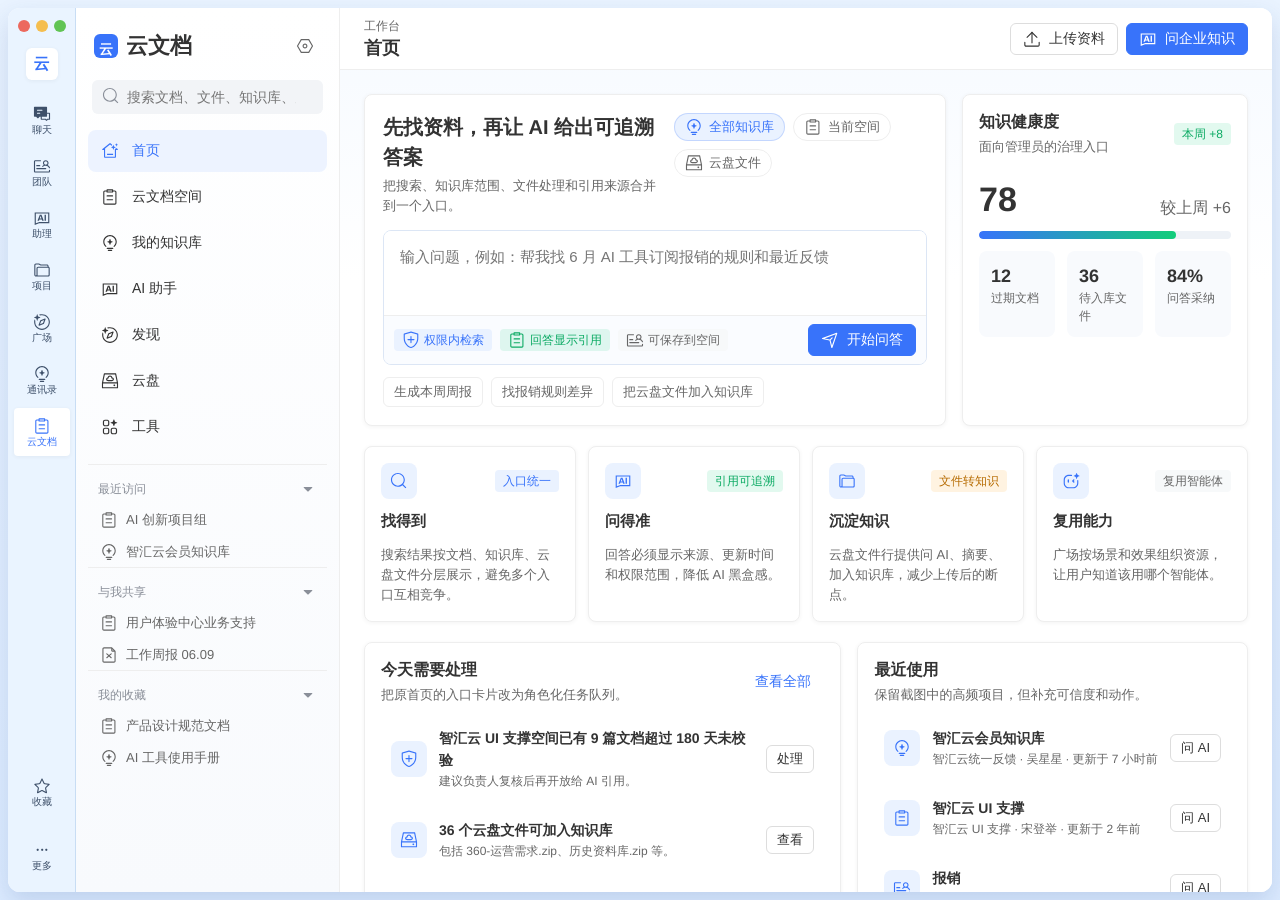
<file: designs/tuichat-cloud-docs-redesign/Cloud Docs Redesign.html>
<!doctype html>
<html lang="zh-CN">
<head>
  <meta charset="utf-8">
  <meta name="viewport" content="width=device-width, initial-scale=1">
  <title>360 云文档 · 企业知识工作台改版方案</title>
  <style>
    :root {
      --fs-primary: #3873FA;
      --fs-primary-hover: #5588FB;
      --fs-primary-active: #2A5FDB;
      --fs-primary-light: #EAF2FF;
      --fs-text-title: #333333;
      --fs-text-body: #333333;
      --fs-text-secondary: #666666;
      --fs-text-tertiary: #8A8F99;
      --fs-text-placeholder: #999999;
      --fs-text-disabled: #CCCCCC;
      --fs-text-link: #3873FA;
      --fs-bg-body: #FFFFFF;
      --fs-bg-sidebar: #F6F8FB;
      --fs-bg-fill: #F2F4F7;
      --fs-bg-hover: #F7F9FA;
      --fs-bg-selected: #EDF3FF;
      --fs-border: #DDDDDD;
      --fs-divider: #EEEEEE;
      --fs-success: #12CD7A;
      --fs-warning: #FFAB2E;
      --fs-error: #FF4D48;
      --fs-radius-sm: 4px;
      --fs-radius-md: 6px;
      --fs-radius-lg: 8px;
      --fs-radius-xl: 12px;
      --fs-radius-full: 999px;
      --fs-space-1: 4px;
      --fs-space-2: 8px;
      --fs-space-3: 12px;
      --fs-space-4: 16px;
      --fs-space-5: 20px;
      --fs-space-6: 24px;
      --fs-shadow-sm: 0 1px 4px rgba(51, 51, 51, 0.06);
      --fs-shadow-md: 0 4px 12px rgba(51, 51, 51, 0.10);
      --fs-shadow-fab: 0 4px 12px rgba(56, 115, 250, 0.30);
      --fs-font: -apple-system, "SF Pro Text", "PingFang SC", "Helvetica Neue", "Microsoft YaHei", Arial, sans-serif;
    }

    * {
      box-sizing: border-box;
    }

    body {
      margin: 0;
      min-height: 100vh;
      overflow: hidden;
      background: #DDEBFF;
      color: var(--fs-text-title);
      font-family: var(--fs-font);
      text-rendering: geometricPrecision;
    }

    button,
    input,
    textarea {
      font-family: inherit;
    }

    button {
      cursor: pointer;
    }

    button:focus-visible,
    input:focus-visible,
    textarea:focus-visible,
    .nav-item:focus-visible,
    .side-item:focus-visible,
    .chip:focus-visible {
      outline: 2px solid rgba(56, 115, 250, 0.36);
      outline-offset: 2px;
    }

    .app-shell {
      width: 100vw;
      height: 100vh;
      padding: 8px;
      background: linear-gradient(180deg, #E9F3FF 0%, #DCEBFF 100%);
    }

    .desktop {
      width: 100%;
      height: 100%;
      min-width: 1180px;
      display: flex;
      overflow: hidden;
      border-radius: 12px;
      background: var(--fs-bg-body);
      box-shadow: 0 10px 24px rgba(40, 76, 142, 0.16);
    }

    .left-rail {
      width: 68px;
      height: 100%;
      flex: 0 0 68px;
      display: flex;
      flex-direction: column;
      align-items: center;
      gap: var(--fs-space-4);
      padding: 12px 6px;
      background: #EAF4FF;
      border-right: 1px solid rgba(188, 212, 240, 0.72);
    }

    .mac-dots {
      width: 48px;
      display: flex;
      gap: 6px;
      padding-left: 0;
    }

    .mac-dots span {
      width: 12px;
      height: 12px;
      border-radius: var(--fs-radius-full);
    }

    .mac-dots span:nth-child(1) {
      background: #EC695E;
    }

    .mac-dots span:nth-child(2) {
      background: #F5BE4F;
    }

    .mac-dots span:nth-child(3) {
      background: #61C454;
    }

    .avatar {
      width: 32px;
      height: 32px;
      display: grid;
      place-items: center;
      border-radius: var(--fs-radius-md);
      background: #FFFFFF;
      color: var(--fs-primary);
      font-weight: 700;
      box-shadow: var(--fs-shadow-sm);
    }

    .rail-group {
      width: 56px;
      display: flex;
      flex-direction: column;
      gap: var(--fs-space-1);
    }

    .rail-spacer {
      flex: 1;
    }

    .rail-item {
      width: 56px;
      height: 48px;
      border: 0;
      border-radius: var(--fs-radius-sm);
      display: flex;
      flex-direction: column;
      align-items: center;
      justify-content: center;
      gap: 2px;
      background: transparent;
      color: #3E506A;
      position: relative;
    }

    .rail-item:hover {
      background: rgba(255, 255, 255, 0.64);
    }

    .rail-item.active {
      background: #FFFFFF;
      color: var(--fs-primary);
      box-shadow: var(--fs-shadow-sm);
    }

    .rail-item span {
      font-size: 10px;
      line-height: 1;
    }

    .main-sidebar {
      width: 264px;
      flex: 0 0 264px;
      display: flex;
      flex-direction: column;
      padding: 22px 12px 16px;
      border-right: 1px solid var(--fs-divider);
      background: linear-gradient(180deg, #FFFFFF 0%, #F8FAFD 100%);
    }

    .brand-row {
      display: flex;
      align-items: center;
      justify-content: space-between;
      margin-bottom: 18px;
      padding: 0 6px;
    }

    .brand {
      display: flex;
      align-items: center;
      gap: var(--fs-space-2);
      font-size: 22px;
      line-height: 30px;
      font-weight: 650;
      letter-spacing: 0;
    }

    .brand-mark {
      width: 24px;
      height: 24px;
      display: grid;
      place-items: center;
      border-radius: var(--fs-radius-md);
      background: var(--fs-primary);
      color: #FFFFFF;
      font-size: 14px;
      font-weight: 700;
    }

    .icon-button {
      width: 32px;
      height: 32px;
      border: 0;
      border-radius: var(--fs-radius-md);
      display: inline-flex;
      align-items: center;
      justify-content: center;
      color: var(--fs-text-secondary);
      background: transparent;
    }

    .icon-button:hover {
      color: var(--fs-text-title);
      background: var(--fs-bg-hover);
    }

    .sidebar-tools {
      display: flex;
      gap: var(--fs-space-2);
    }

    .global-search {
      position: relative;
      margin: 0 4px 16px;
    }

    .global-search input {
      width: 100%;
      height: 34px;
      padding: 0 12px 0 34px;
      border: 1px solid transparent;
      border-radius: var(--fs-radius-md);
      background: var(--fs-bg-fill);
      color: var(--fs-text-title);
      font-size: 14px;
    }

    .global-search input:focus {
      border-color: var(--fs-primary);
      background: #FFFFFF;
      box-shadow: 0 0 0 2px rgba(56, 115, 250, 0.12);
    }

    .global-search .icon {
      position: absolute;
      top: 7px;
      left: 10px;
      color: var(--fs-text-tertiary);
    }

    .side-section {
      display: flex;
      flex-direction: column;
      gap: var(--fs-space-1);
      margin-bottom: 16px;
    }

    .side-item {
      height: 42px;
      border: 0;
      border-radius: var(--fs-radius-lg);
      display: flex;
      align-items: center;
      gap: var(--fs-space-3);
      padding: 0 12px;
      color: var(--fs-text-title);
      background: transparent;
      font-size: 14px;
      font-weight: 500;
      text-align: left;
    }

    .side-item:hover {
      background: var(--fs-bg-hover);
    }

    .side-item.active {
      background: var(--fs-bg-selected);
      color: var(--fs-primary);
    }

    .side-item .icon {
      flex: 0 0 20px;
    }

    .mini-section {
      padding: 12px 4px 0;
      border-top: 1px solid var(--fs-divider);
    }

    .mini-title {
      height: 24px;
      display: flex;
      align-items: center;
      justify-content: space-between;
      padding: 0 6px;
      color: var(--fs-text-tertiary);
      font-size: 12px;
      line-height: 20px;
    }

    .mini-list {
      display: flex;
      flex-direction: column;
      gap: 2px;
      margin-top: 4px;
    }

    .mini-item {
      height: 30px;
      display: flex;
      align-items: center;
      gap: var(--fs-space-2);
      padding: 0 8px;
      border-radius: var(--fs-radius-md);
      color: var(--fs-text-secondary);
      font-size: 13px;
    }

    .mini-item:hover {
      background: var(--fs-bg-hover);
      color: var(--fs-text-title);
    }

    .workspace {
      flex: 1;
      min-width: 0;
      display: flex;
      flex-direction: column;
      background: #FFFFFF;
    }

    .workspace-topbar {
      height: 62px;
      flex: 0 0 62px;
      display: flex;
      align-items: center;
      justify-content: space-between;
      gap: var(--fs-space-4);
      padding: 0 24px;
      border-bottom: 1px solid var(--fs-divider);
      background: rgba(255, 255, 255, 0.92);
    }

    .page-kicker {
      color: var(--fs-text-secondary);
      font-size: 12px;
      line-height: 18px;
    }

    .page-title {
      margin: 0;
      color: var(--fs-text-title);
      font-size: 18px;
      line-height: 26px;
      font-weight: 650;
      letter-spacing: 0;
    }

    .topbar-actions {
      display: flex;
      align-items: center;
      gap: var(--fs-space-2);
    }

    .content {
      flex: 1;
      min-height: 0;
      overflow: auto;
      padding: 24px;
      background:
        linear-gradient(180deg, rgba(246, 250, 255, 0.82) 0, rgba(255, 255, 255, 0) 210px),
        #FFFFFF;
    }

    .content.narrow {
      padding: 0;
      background: #FFFFFF;
    }

    .btn {
      height: 32px;
      border-radius: var(--fs-radius-md);
      border: 1px solid var(--fs-border);
      background: #FFFFFF;
      color: var(--fs-text-title);
      display: inline-flex;
      align-items: center;
      justify-content: center;
      gap: var(--fs-space-2);
      padding: 0 12px;
      font-size: 14px;
      white-space: nowrap;
    }

    .btn:hover {
      background: var(--fs-bg-hover);
    }

    .btn.primary {
      border-color: var(--fs-primary);
      background: var(--fs-primary);
      color: #FFFFFF;
      font-weight: 500;
    }

    .btn.primary:hover {
      background: var(--fs-primary-hover);
    }

    .btn.text {
      border-color: transparent;
      background: transparent;
      color: var(--fs-primary);
    }

    .btn.compact {
      height: 28px;
      padding: 0 10px;
      font-size: 13px;
    }

    .icon {
      --icon: none;
      width: 18px;
      height: 18px;
      display: inline-flex;
      flex: 0 0 auto;
      color: currentColor;
      background-color: currentColor;
      -webkit-mask: var(--icon) center / contain no-repeat;
      mask: var(--icon) center / contain no-repeat;
    }

    .icon.home { --icon: url("assets/icons/a-AI__主页.svg"); }
    .icon.doc { --icon: url("assets/icons/b-办公文档__Document.svg"); }
    .icon.kb { --icon: url("assets/icons/a-AI__知识库.svg"); }
    .icon.ai { --icon: url("assets/icons/a-AI__AI对话.svg"); }
    .icon.discover { --icon: url("assets/icons/a-AI__发现.svg"); }
    .icon.drive { --icon: url("assets/icons/y-硬件__云存储.svg"); }
    .icon.tools { --icon: url("assets/icons/a-AI__工具.svg"); }
    .icon.search { --icon: url("assets/icons/j-基础__Search.svg"); }
    .icon.plus { --icon: url("assets/icons/f-符号标识__Plus.svg"); }
    .icon.settings { --icon: url("assets/icons/j-基础__-设置.svg"); }
    .icon.folder { --icon: url("assets/icons/b-办公文档__Folder.svg"); }
    .icon.ppt { --icon: url("assets/icons/b-办公文档__PPT.svg"); }
    .icon.meeting { --icon: url("assets/icons/a-AI__会议纪要.svg"); }
    .icon.summary { --icon: url("assets/icons/a-AI__摘要1.svg"); }
    .icon.word { --icon: url("assets/icons/b-办公文档__Word.svg"); }
    .icon.excel { --icon: url("assets/icons/b-办公文档__Excel.svg"); }
    .icon.upload { --icon: url("assets/icons/j-箭头方向__Upload.svg"); }
    .icon.send { --icon: url("assets/icons/j-箭头方向__Send.svg"); }
    .icon.star { --icon: url("assets/icons/f-符号标识__收藏.svg"); }
    .icon.star-on { --icon: url("assets/icons/f-符号标识__已收藏.svg"); }
    .icon.more { --icon: url("assets/icons/j-基础__更多.svg"); }
    .icon.auth { --icon: url("assets/icons/b-办公文档__权限.svg"); }
    .icon.shield { --icon: url("assets/icons/a-安全防护__Shield.svg"); }
    .icon.share { --icon: url("assets/icons/b-编辑__分享.svg"); }
    .icon.comment { --icon: url("assets/icons/j-交流沟通__评论.svg"); }
    .icon.agent { --icon: url("assets/icons/a-AI__智能体.svg"); }
    .icon.magic { --icon: url("assets/icons/a-AI__魔杖1.svg"); }
    .icon.database { --icon: url("assets/icons/s-数据图表__Database.svg"); }
    .icon.list { --icon: url("assets/icons/b-编辑__列表模式.svg"); }
    .icon.card { --icon: url("assets/icons/b-编辑__卡片查看模式.svg"); }
    .icon.chevron { --icon: url("assets/icons/j-箭头方向__下.svg"); }
    .icon.arrow { --icon: url("assets/icons/j-箭头方向__右.svg"); }

    .card {
      border: 1px solid var(--fs-divider);
      border-radius: var(--fs-radius-lg);
      background: #FFFFFF;
      box-shadow: var(--fs-shadow-sm);
    }

    .tag-row,
    .chip-row,
    .meta-row,
    .action-row {
      display: flex;
      align-items: center;
      gap: var(--fs-space-2);
      flex-wrap: wrap;
    }

    .tag {
      height: 22px;
      display: inline-flex;
      align-items: center;
      gap: 4px;
      padding: 0 8px;
      border-radius: var(--fs-radius-sm);
      background: var(--fs-bg-hover);
      color: var(--fs-text-secondary);
      font-size: 12px;
      line-height: 20px;
      white-space: nowrap;
    }

    .tag.blue {
      background: var(--fs-primary-light);
      color: var(--fs-primary);
    }

    .tag.green {
      background: rgba(18, 205, 122, 0.12);
      color: #0BAA63;
    }

    .tag.orange {
      background: rgba(255, 171, 46, 0.14);
      color: #B66B00;
    }

    .tag.red {
      background: rgba(255, 77, 72, 0.12);
      color: #CE302B;
    }

    .muted {
      color: var(--fs-text-secondary);
    }

    .faint {
      color: var(--fs-text-tertiary);
    }

    .section-title {
      display: flex;
      align-items: center;
      justify-content: space-between;
      gap: var(--fs-space-4);
      margin-bottom: 12px;
    }

    .section-title h2 {
      margin: 0;
      color: var(--fs-text-title);
      font-size: 16px;
      line-height: 24px;
      font-weight: 650;
      letter-spacing: 0;
    }

    .section-title p {
      margin: 2px 0 0;
      color: var(--fs-text-secondary);
      font-size: 13px;
      line-height: 20px;
    }

    .home-command {
      display: grid;
      grid-template-columns: minmax(0, 1fr) 286px;
      gap: var(--fs-space-4);
      margin-bottom: 20px;
    }

    .ask-card {
      padding: 18px;
    }

    .ask-head {
      display: flex;
      align-items: flex-start;
      justify-content: space-between;
      gap: var(--fs-space-4);
      margin-bottom: 14px;
    }

    .ask-head h2 {
      margin: 0;
      font-size: 20px;
      line-height: 30px;
      font-weight: 700;
      letter-spacing: 0;
    }

    .ask-head p {
      margin: 3px 0 0;
      color: var(--fs-text-secondary);
      font-size: 13px;
      line-height: 20px;
    }

    .scope-pills {
      display: flex;
      align-items: center;
      gap: var(--fs-space-2);
      flex-wrap: wrap;
    }

    .pill {
      height: 28px;
      border: 1px solid var(--fs-divider);
      border-radius: var(--fs-radius-full);
      display: inline-flex;
      align-items: center;
      gap: 6px;
      padding: 0 10px;
      background: #FFFFFF;
      color: var(--fs-text-secondary);
      font-size: 13px;
      white-space: nowrap;
    }

    .pill.active {
      border-color: rgba(56, 115, 250, 0.22);
      background: var(--fs-primary-light);
      color: var(--fs-primary);
      font-weight: 500;
    }

    .ask-box {
      border: 1px solid #DCE6F5;
      border-radius: var(--fs-radius-lg);
      background: #FFFFFF;
      overflow: hidden;
    }

    .ask-box textarea {
      width: 100%;
      min-height: 84px;
      display: block;
      resize: none;
      border: 0;
      outline: 0;
      padding: 14px 16px;
      color: var(--fs-text-title);
      font-size: 15px;
      line-height: 24px;
    }

    .ask-toolbar {
      min-height: 44px;
      display: flex;
      align-items: center;
      justify-content: space-between;
      gap: var(--fs-space-3);
      padding: 8px 10px;
      border-top: 1px solid var(--fs-divider);
      background: #FAFCFF;
    }

    .suggestions {
      display: flex;
      gap: var(--fs-space-2);
      flex-wrap: wrap;
      margin-top: 12px;
    }

    .suggestion {
      height: 30px;
      border: 1px solid var(--fs-divider);
      border-radius: var(--fs-radius-md);
      background: #FFFFFF;
      color: var(--fs-text-secondary);
      padding: 0 10px;
      font-size: 13px;
    }

    .suggestion:hover {
      color: var(--fs-primary);
      border-color: rgba(56, 115, 250, 0.26);
      background: #F7FAFF;
    }

    .health-card {
      padding: 16px;
      display: flex;
      flex-direction: column;
      gap: var(--fs-space-3);
    }

    .health-score {
      display: flex;
      align-items: flex-end;
      justify-content: space-between;
      gap: var(--fs-space-3);
    }

    .health-score strong {
      font-size: 34px;
      line-height: 38px;
      letter-spacing: 0;
    }

    .progress {
      height: 8px;
      overflow: hidden;
      border-radius: var(--fs-radius-full);
      background: #EEF2F7;
    }

    .progress span {
      height: 100%;
      display: block;
      border-radius: inherit;
      background: linear-gradient(90deg, var(--fs-primary), #12CD7A);
    }

    .workflow {
      display: grid;
      grid-template-columns: repeat(4, minmax(0, 1fr));
      gap: var(--fs-space-3);
      margin-bottom: 20px;
    }

    .workflow-step {
      padding: 16px;
      min-height: 126px;
      display: flex;
      flex-direction: column;
      gap: var(--fs-space-3);
    }

    .workflow-step .step-top {
      display: flex;
      align-items: center;
      justify-content: space-between;
      gap: var(--fs-space-3);
    }

    .step-icon {
      width: 36px;
      height: 36px;
      border-radius: var(--fs-radius-lg);
      display: grid;
      place-items: center;
      color: var(--fs-primary);
      background: var(--fs-primary-light);
    }

    .workflow-step h3,
    .tool-card h3,
    .space-card h3,
    .kb-card h3,
    .resource-card h3 {
      margin: 0;
      color: var(--fs-text-title);
      font-size: 15px;
      line-height: 22px;
      font-weight: 650;
      letter-spacing: 0;
    }

    .workflow-step p,
    .tool-card p,
    .space-card p,
    .kb-card p,
    .resource-card p {
      margin: 0;
      color: var(--fs-text-secondary);
      font-size: 13px;
      line-height: 20px;
    }

    .two-column {
      display: grid;
      grid-template-columns: minmax(0, 1.1fr) minmax(320px, 0.9fr);
      gap: var(--fs-space-4);
    }

    .panel {
      padding: 16px;
    }

    .task-list {
      display: flex;
      flex-direction: column;
      gap: var(--fs-space-2);
    }

    .task-item {
      display: grid;
      grid-template-columns: 36px minmax(0, 1fr) auto;
      align-items: center;
      gap: var(--fs-space-3);
      padding: 10px;
      border-radius: var(--fs-radius-lg);
    }

    .task-item:hover {
      background: var(--fs-bg-hover);
    }

    .task-item h4 {
      margin: 0;
      font-size: 14px;
      line-height: 22px;
      font-weight: 600;
      letter-spacing: 0;
    }

    .task-item p {
      margin: 0;
      color: var(--fs-text-secondary);
      font-size: 12px;
      line-height: 20px;
      overflow: hidden;
      white-space: nowrap;
      text-overflow: ellipsis;
    }

    .quiet-grid {
      display: grid;
      grid-template-columns: repeat(3, minmax(0, 1fr));
      gap: var(--fs-space-3);
    }

    .metric {
      padding: 12px;
      border-radius: var(--fs-radius-lg);
      background: #F8FAFD;
    }

    .metric strong {
      display: block;
      font-size: 18px;
      line-height: 26px;
      letter-spacing: 0;
    }

    .metric span {
      color: var(--fs-text-secondary);
      font-size: 12px;
      line-height: 18px;
    }

    .grid {
      display: grid;
      gap: var(--fs-space-4);
    }

    .grid.cols-2 {
      grid-template-columns: repeat(2, minmax(0, 1fr));
    }

    .grid.cols-3 {
      grid-template-columns: repeat(3, minmax(0, 1fr));
    }

    .grid.cols-4 {
      grid-template-columns: repeat(4, minmax(0, 1fr));
    }

    .space-card,
    .kb-card,
    .resource-card,
    .tool-card {
      padding: 16px;
      display: flex;
      flex-direction: column;
      gap: var(--fs-space-3);
      min-height: 196px;
    }

    .card-head {
      display: flex;
      align-items: flex-start;
      justify-content: space-between;
      gap: var(--fs-space-3);
    }

    .card-title-block {
      display: flex;
      align-items: flex-start;
      gap: var(--fs-space-3);
      min-width: 0;
    }

    .card-avatar {
      width: 44px;
      height: 44px;
      flex: 0 0 44px;
      display: grid;
      place-items: center;
      border-radius: var(--fs-radius-lg);
      color: var(--fs-primary);
      background: var(--fs-primary-light);
    }

    .card-avatar.green {
      color: #0BAA63;
      background: rgba(18, 205, 122, 0.12);
    }

    .card-avatar.orange {
      color: #B66B00;
      background: rgba(255, 171, 46, 0.14);
    }

    .card-avatar.gray {
      color: #596578;
      background: #F1F4F8;
    }

    .card-main {
      min-width: 0;
    }

    .card-main h3 {
      overflow: hidden;
      white-space: nowrap;
      text-overflow: ellipsis;
    }

    .card-main p {
      margin-top: 2px;
      overflow: hidden;
      white-space: nowrap;
      text-overflow: ellipsis;
    }

    .card-stats {
      display: grid;
      grid-template-columns: repeat(3, minmax(0, 1fr));
      gap: var(--fs-space-2);
      margin-top: auto;
    }

    .card-stat {
      padding: 8px;
      border-radius: var(--fs-radius-md);
      background: #F8FAFD;
    }

    .card-stat strong {
      display: block;
      font-size: 14px;
      line-height: 20px;
      font-weight: 650;
      letter-spacing: 0;
    }

    .card-stat span {
      display: block;
      color: var(--fs-text-secondary);
      font-size: 12px;
      line-height: 18px;
      white-space: nowrap;
    }

    .tabs {
      display: flex;
      align-items: center;
      gap: 24px;
      margin-bottom: 18px;
      border-bottom: 1px solid var(--fs-divider);
    }

    .tab {
      height: 38px;
      border: 0;
      border-radius: 0;
      background: transparent;
      color: var(--fs-text-secondary);
      font-size: 14px;
      position: relative;
    }

    .tab.active {
      color: var(--fs-primary);
      font-weight: 600;
    }

    .tab.active::after {
      content: "";
      position: absolute;
      left: 0;
      right: 0;
      bottom: -1px;
      height: 2px;
      border-radius: 1px;
      background: var(--fs-primary);
    }

    .ai-layout {
      height: 100%;
      display: grid;
      grid-template-columns: minmax(0, 1fr) 320px;
      gap: 0;
      background: #FFFFFF;
    }

    .chat-area {
      min-width: 0;
      display: flex;
      flex-direction: column;
      padding: 22px 24px;
      border-right: 1px solid var(--fs-divider);
      background:
        linear-gradient(180deg, rgba(232, 243, 255, 0.88) 0, rgba(255, 255, 255, 0) 220px),
        #FFFFFF;
    }

    .chat-header {
      display: flex;
      align-items: center;
      justify-content: space-between;
      gap: var(--fs-space-4);
      margin-bottom: 16px;
    }

    .chat-header h2 {
      margin: 0;
      font-size: 22px;
      line-height: 30px;
      letter-spacing: 0;
    }

    .chat-thread {
      flex: 1;
      min-height: 0;
      overflow: auto;
      display: flex;
      flex-direction: column;
      gap: var(--fs-space-3);
      padding-right: 6px;
    }

    .message {
      max-width: 820px;
      border-radius: var(--fs-radius-xl);
      padding: 14px 16px;
      font-size: 14px;
      line-height: 22px;
    }

    .message.user {
      align-self: flex-end;
      background: var(--fs-primary);
      color: #FFFFFF;
      border-bottom-right-radius: var(--fs-radius-sm);
    }

    .message.assistant {
      align-self: flex-start;
      border: 1px solid var(--fs-divider);
      background: #FFFFFF;
      color: var(--fs-text-body);
      border-bottom-left-radius: var(--fs-radius-sm);
      box-shadow: var(--fs-shadow-sm);
    }

    .message h3 {
      margin: 0 0 8px;
      font-size: 15px;
      line-height: 22px;
      letter-spacing: 0;
    }

    .message ul {
      margin: 8px 0 0 18px;
      padding: 0;
    }

    .message li {
      margin: 3px 0;
    }

    .citation-list {
      display: flex;
      flex-direction: column;
      gap: var(--fs-space-2);
      margin-top: 12px;
    }

    .citation {
      display: flex;
      align-items: center;
      justify-content: space-between;
      gap: var(--fs-space-3);
      padding: 8px 10px;
      border-radius: var(--fs-radius-md);
      background: #F8FAFD;
      color: var(--fs-text-secondary);
      font-size: 12px;
    }

    .composer {
      margin-top: 16px;
      border: 1px solid #DCE6F5;
      border-radius: var(--fs-radius-xl);
      overflow: hidden;
      background: #FFFFFF;
      box-shadow: 0 10px 18px rgba(51, 85, 136, 0.06);
    }

    .composer textarea {
      width: 100%;
      height: 82px;
      resize: none;
      border: 0;
      outline: 0;
      padding: 14px 16px;
      color: var(--fs-text-title);
      font-size: 14px;
      line-height: 22px;
    }

    .source-panel {
      min-width: 0;
      display: flex;
      flex-direction: column;
      gap: var(--fs-space-4);
      padding: 22px 18px;
      background: #FAFCFF;
    }

    .source-card {
      padding: 14px;
      display: flex;
      flex-direction: column;
      gap: var(--fs-space-3);
    }

    .source-item {
      display: grid;
      grid-template-columns: 28px minmax(0, 1fr);
      gap: var(--fs-space-2);
      align-items: center;
      padding: 8px;
      border-radius: var(--fs-radius-md);
    }

    .source-item:hover {
      background: var(--fs-bg-hover);
    }

    .source-item strong {
      display: block;
      overflow: hidden;
      color: var(--fs-text-title);
      font-size: 13px;
      line-height: 20px;
      white-space: nowrap;
      text-overflow: ellipsis;
    }

    .source-item span {
      display: block;
      color: var(--fs-text-secondary);
      font-size: 12px;
      line-height: 18px;
    }

    .drive-layout {
      height: 100%;
      display: grid;
      grid-template-columns: 236px minmax(0, 1fr);
      background: #FFFFFF;
    }

    .drive-tree {
      padding: 18px 14px;
      border-right: 1px solid var(--fs-divider);
      background: #FAFCFF;
    }

    .tree-list {
      display: flex;
      flex-direction: column;
      gap: 4px;
      margin-top: 16px;
    }

    .tree-item {
      height: 36px;
      display: flex;
      align-items: center;
      justify-content: space-between;
      gap: var(--fs-space-2);
      padding: 0 10px;
      border-radius: var(--fs-radius-md);
      color: var(--fs-text-secondary);
      font-size: 14px;
    }

    .tree-item.active {
      background: var(--fs-bg-selected);
      color: var(--fs-primary);
      font-weight: 500;
    }

    .file-pane {
      min-width: 0;
      display: flex;
      flex-direction: column;
      padding: 18px 22px;
    }

    .file-toolbar {
      display: flex;
      align-items: center;
      justify-content: space-between;
      gap: var(--fs-space-4);
      margin-bottom: 12px;
    }

    .table {
      width: 100%;
      border-collapse: collapse;
      table-layout: fixed;
    }

    .table th {
      height: 38px;
      color: var(--fs-text-secondary);
      font-size: 12px;
      line-height: 18px;
      font-weight: 500;
      text-align: left;
      border-bottom: 1px solid var(--fs-divider);
    }

    .table td {
      height: 58px;
      border-bottom: 1px solid var(--fs-divider);
      color: var(--fs-text-body);
      font-size: 14px;
      line-height: 22px;
      vertical-align: middle;
    }

    .table tr:hover td {
      background: #FAFCFF;
    }

    .file-name {
      display: flex;
      align-items: center;
      gap: var(--fs-space-2);
      min-width: 0;
    }

    .file-name strong {
      overflow: hidden;
      white-space: nowrap;
      text-overflow: ellipsis;
      font-weight: 500;
    }

    .file-actions {
      display: flex;
      align-items: center;
      justify-content: flex-end;
      gap: var(--fs-space-2);
      opacity: 1;
    }

    .discover-header {
      display: flex;
      align-items: flex-end;
      justify-content: space-between;
      gap: var(--fs-space-6);
      margin-bottom: 18px;
    }

    .discover-title h2 {
      margin: 0;
      font-size: 24px;
      line-height: 34px;
      letter-spacing: 0;
    }

    .discover-title p {
      margin: 4px 0 0;
      color: var(--fs-text-secondary);
      font-size: 14px;
      line-height: 22px;
    }

    .category-row {
      display: flex;
      gap: var(--fs-space-2);
      flex-wrap: wrap;
      margin-bottom: 18px;
    }

    .category {
      height: 32px;
      border: 1px solid transparent;
      border-radius: var(--fs-radius-md);
      background: transparent;
      color: var(--fs-text-secondary);
      padding: 0 12px;
      font-size: 14px;
    }

    .category.active {
      background: #1F2937;
      color: #FFFFFF;
      font-weight: 500;
    }

    .tool-card {
      min-height: 154px;
    }

    .tool-card .card-avatar {
      width: 40px;
      height: 40px;
      flex-basis: 40px;
    }

    .fab {
      position: absolute;
      right: 28px;
      bottom: 28px;
      width: 52px;
      height: 52px;
      border: 0;
      border-radius: var(--fs-radius-full);
      display: grid;
      place-items: center;
      background: var(--fs-primary);
      color: #FFFFFF;
      box-shadow: var(--fs-shadow-fab);
    }

    .toast {
      position: fixed;
      right: 28px;
      bottom: 28px;
      z-index: 20;
      min-width: 260px;
      max-width: 360px;
      transform: translateY(18px);
      opacity: 0;
      pointer-events: none;
      transition: all 0.18s ease;
      border: 1px solid rgba(56, 115, 250, 0.18);
      border-radius: var(--fs-radius-lg);
      background: #FFFFFF;
      box-shadow: var(--fs-shadow-md);
      padding: 12px 14px;
      color: var(--fs-text-title);
      font-size: 14px;
      line-height: 22px;
    }

    .toast.show {
      transform: translateY(0);
      opacity: 1;
    }

    .empty-state {
      min-height: 180px;
      display: flex;
      flex-direction: column;
      align-items: center;
      justify-content: center;
      gap: var(--fs-space-3);
      border: 1px dashed #D7E3F5;
      border-radius: var(--fs-radius-lg);
      background: #FAFCFF;
      text-align: center;
    }

    .empty-state h3 {
      margin: 0;
      font-size: 15px;
      line-height: 22px;
      letter-spacing: 0;
    }

    .empty-state p {
      margin: 0;
      color: var(--fs-text-secondary);
      font-size: 13px;
      line-height: 20px;
    }

    .empty-inline {
      padding: 34px 0;
    }

    .empty-row td {
      height: 250px;
      border-bottom: 0;
    }

    @media (max-width: 1260px) {
      .main-sidebar {
        width: 238px;
        flex-basis: 238px;
      }

      .home-command,
      .two-column,
      .ai-layout {
        grid-template-columns: 1fr;
      }

      .source-panel {
        display: none;
      }

      .workflow,
      .grid.cols-4 {
        grid-template-columns: repeat(2, minmax(0, 1fr));
      }

      .grid.cols-3 {
        grid-template-columns: repeat(2, minmax(0, 1fr));
      }
    }
  </style>
</head>
<body>
  <div class="app-shell">
    <div class="desktop">
      <nav class="left-rail" aria-label="全局导航">
        <div class="mac-dots" aria-hidden="true"><span></span><span></span><span></span></div>
        <div class="avatar" aria-label="用户头像">云</div>
        <div class="rail-group" id="railGroup"></div>
        <div class="rail-spacer"></div>
        <button class="rail-item" type="button" aria-label="收藏">
          <span class="icon star" aria-hidden="true"></span>
          <span>收藏</span>
        </button>
        <button class="rail-item" type="button" aria-label="更多">
          <span class="icon more" aria-hidden="true"></span>
          <span>更多</span>
        </button>
      </nav>

      <aside class="main-sidebar" aria-label="云文档导航">
        <div class="brand-row">
          <div class="brand">
            <span class="brand-mark">云</span>
            <span>云文档</span>
          </div>
          <div class="sidebar-tools">
            <button class="icon-button" type="button" aria-label="设置"><span class="icon settings"></span></button>
          </div>
        </div>

        <div class="global-search">
          <span class="icon search" aria-hidden="true"></span>
          <input id="globalSearch" type="search" placeholder="搜索文档、文件、知识库、空间">
        </div>

        <div class="side-section" id="sideNav"></div>

        <div class="mini-section">
          <div class="mini-title">
            <span>最近访问</span>
            <span class="icon chevron" aria-hidden="true"></span>
          </div>
          <div class="mini-list">
            <div class="mini-item"><span class="icon doc"></span><span>AI 创新项目组</span></div>
            <div class="mini-item"><span class="icon kb"></span><span>智汇云会员知识库</span></div>
          </div>
        </div>

        <div class="mini-section">
          <div class="mini-title">
            <span>与我共享</span>
            <span class="icon chevron" aria-hidden="true"></span>
          </div>
          <div class="mini-list">
            <div class="mini-item"><span class="icon doc"></span><span>用户体验中心业务支持</span></div>
            <div class="mini-item"><span class="icon excel"></span><span>工作周报 06.09</span></div>
          </div>
        </div>

        <div class="mini-section">
          <div class="mini-title">
            <span>我的收藏</span>
            <span class="icon chevron" aria-hidden="true"></span>
          </div>
          <div class="mini-list">
            <div class="mini-item"><span class="icon doc"></span><span>产品设计规范文档</span></div>
            <div class="mini-item"><span class="icon kb"></span><span>AI 工具使用手册</span></div>
          </div>
        </div>
      </aside>

      <main class="workspace">
        <header class="workspace-topbar" id="topbar"></header>
        <section class="content" id="content" aria-live="polite"></section>
      </main>
    </div>
  </div>
  <div class="toast" id="toast" role="status" aria-live="polite"></div>

  <script>
    const state = {
      screen: "home",
      discoverMode: "knowledge",
      query: ""
    };

    const navItems = [
      { id: "home", label: "首页", icon: "home", kicker: "工作台", title: "首页" },
      { id: "spaces", label: "云文档空间", icon: "doc", kicker: "空间协作", title: "云文档空间" },
      { id: "knowledge", label: "我的知识库", icon: "kb", kicker: "可信知识", title: "我的知识库" },
      { id: "ai", label: "AI 助手", icon: "ai", kicker: "企业知识问答", title: "AI 助手" },
      { id: "discover", label: "发现", icon: "discover", kicker: "知识与智能体广场", title: "发现" },
      { id: "drive", label: "云盘", icon: "drive", kicker: "文件资产", title: "云盘" },
      { id: "tools", label: "工具", icon: "tools", kicker: "文件流转", title: "工具" }
    ];

    const spaces = [
      { name: "智汇云会员知识库", project: "智汇云统一反馈", perm: "常规", owner: "吴星星", updated: "7 小时前", docs: 128, hit: "82%", stale: 3, icon: "kb" },
      { name: "智汇云 UI 支撑", project: "智汇云 UI 支撑", perm: "常规", owner: "宋登举", updated: "2 年前", docs: 14, hit: "34%", stale: 9, icon: "doc" },
      { name: "报销", project: "AI 创新", perm: "保密", owner: "胡玉彪", updated: "16 天前", docs: 42, hit: "76%", stale: 1, icon: "auth" },
      { name: "360AgentTeams", project: "360AgentTeams", perm: "常规", owner: "刘凯龙", updated: "7 天前", docs: 63, hit: "69%", stale: 5, icon: "agent" },
      { name: "AI 创新项目组", project: "AI 业务创新-审查方向", perm: "保密", owner: "方静", updated: "6 个月前", docs: 37, hit: "51%", stale: 12, icon: "magic" },
      { name: "360 Agent Teams", project: "技术部周报模板", perm: "常规", owner: "李岩峰", updated: "1 个月前", docs: 21, hit: "58%", stale: 4, icon: "doc" }
    ];

    const knowledgeBases = [
      { name: "内网 SKILL 统一认证：开发者指南", source: "文档库", docs: 1, owner: "平台工程", trust: "已校验", update: "1 周前", icon: "shield", desc: "统一认证接入、权限边界与常见问题。" },
      { name: "AI 人才招聘标准", source: "文档库", docs: 1, owner: "HRBP", trust: "待复核", update: "05-25", icon: "doc", desc: "AI 时代招聘标准终版，覆盖技术、产品、安全、营销岗位。" },
      { name: "中国信息安全测评中心资料库", source: "文档库", docs: 1, owner: "安全团队", trust: "已校验", update: "05-18", icon: "shield", desc: "安全测评中心材料与申报说明。" },
      { name: "字体合规使用指南", source: "文档库", docs: 2, owner: "法务", trust: "过期提醒", update: "05-11", icon: "word", desc: "字体授权、商用范围与下载渠道。" },
      { name: "360 龙虾卫士", source: "文档库", docs: 1, owner: "安全产品", trust: "已校验", update: "03-16", icon: "shield", desc: "下载、安装、案例与常见配置。" },
      { name: "集团全国办公区一本通", source: "表格库", docs: 1, owner: "行政", trust: "已校验", update: "01-27", icon: "excel", desc: "全国办公室地址、联系人与会议室规则。" }
    ];

    const files = [
      { name: "推推产研研工ai使用情况盘点0610.xls", type: "excel", size: "186 KB", updated: "06-10 19:11", owner: "胡玉彪", action: "已入库" },
      { name: "首页.png", type: "doc", size: "357 KB", updated: "2024-08-14 14:25", owner: "胡玉彪", action: "可问答" },
      { name: "360-运营需求.zip", type: "folder", size: "18.91 GB", updated: "2024-07-29 22:55", owner: "胡玉彪", action: "待摘要" },
      { name: "我的资料.zip", type: "folder", size: "18.70 GB", updated: "2024-07-29 22:29", owner: "胡玉彪", action: "待入库" },
      { name: "智汇云-云服务平台.zip", type: "folder", size: "12.53 GB", updated: "2024-07-29 20:52", owner: "胡玉彪", action: "待入库" },
      { name: "幕印-视频服务平台.zip", type: "folder", size: "7.37 GB", updated: "2024-07-29 20:38", owner: "胡玉彪", action: "待摘要" },
      { name: "360-历史资料库.zip", type: "folder", size: "5.37 GB", updated: "2024-07-29 19:54", owner: "胡玉彪", action: "待入库" }
    ];

    const tools = [
      { name: "PPT 专家", desc: "基于资料生成可编辑汇报稿", icon: "ppt", tag: "高频", tone: "orange" },
      { name: "文档专家", desc: "理解长文档、提取结构与风险", icon: "word", tag: "高频", tone: "" },
      { name: "会议纪要", desc: "转写、摘要、责任人和待办", icon: "meeting", tag: "协作", tone: "green" },
      { name: "行业报告", desc: "从知识库生成行业分析框架", icon: "summary", tag: "经营", tone: "" },
      { name: "审阅", desc: "按权限和标准检查文档", icon: "shield", tag: "治理", tone: "" },
      { name: "收集", desc: "多人资料收集与自动归档", icon: "folder", tag: "流程", tone: "green" },
      { name: "分享", desc: "面向空间、团队或外部协同", icon: "share", tag: "流程", tone: "" },
      { name: "任务", desc: "从文件和会议中抽取待办", icon: "comment", tag: "协作", tone: "orange" }
    ];

    const resources = [
      { name: "内网 SKILL 统一认证：开发者指南", type: "文档库", scope: "研发效能", usage: "已加入", docs: 1, owner: "平台工程", desc: "开发者接入统一认证的流程、权限、FAQ 与排障路径。", icon: "shield" },
      { name: "智效 WisCode 资料库", type: "文档库", scope: "研发效能", usage: "推荐", docs: 1, owner: "产品中台", desc: "插件、IDE 平台、产品说明与功能边界资料。", icon: "database" },
      { name: "智维表使用指南", type: "文档库", scope: "办公服务", usage: "推荐", docs: 1, owner: "办公平台", desc: "多维表格产品、数据关系与操作示例。", icon: "excel" },
      { name: "商标常见问题指引", type: "FAQ库", scope: "合规与安全", usage: "推荐", docs: 1, owner: "法务", desc: "商标申请、使用与侵权处理的常见问题。", icon: "doc" },
      { name: "360 大模型卫士防护系统", type: "文档库", scope: "安全", usage: "官方", docs: 18, owner: "大模型安全", desc: "内容安全护栏、评测、资产识别与接入说明。", icon: "shield" },
      { name: "攻防演练样本检测系统", type: "文档库", scope: "安全", usage: "官方", docs: 4, owner: "安全攻防", desc: "样本检测、公共服务产品与威胁情报。", icon: "shield" }
    ];

    const agents = [
      { name: "发布管家", desc: "负责客户端发布与管理工作，确保软件顺利上线与维护。", usage: "245人使用过", scope: "用户维护的个人空间", version: "20260413174045-v13", icon: "agent" },
      { name: "提示词撰写专家", desc: "精通提示词撰写规则，可以辅助用户撰写专业提示词。", usage: "467人使用过", scope: "用户磨百成的个人空间", version: "20260417150011-v2", icon: "ai" },
      { name: "L2 推理智能体", desc: "适用于复杂问题拆解、资料归因和多步推理。", usage: "100人使用过", scope: "用户欧少博的个人空间", version: "20260423175344-v4", icon: "agent" },
      { name: "图片生成大师", desc: "根据描述生成高质量图片，适用于运营物料初稿。", usage: "112人使用过", scope: "用户田野的个人空间", version: "20260423220421-v1", icon: "magic" },
      { name: "智能投标助手", desc: "从招投标资料中抽取要求、风险和响应草案。", usage: "78人使用过", scope: "团队空间", version: "20260502090211-v6", icon: "doc" },
      { name: "智能述职报告方案助手", desc: "整合个人周报和项目资料，生成述职框架。", usage: "86人使用过", scope: "团队空间", version: "20260509081122-v2", icon: "summary" }
    ];

    const titleMap = Object.fromEntries(navItems.map((item) => [item.id, item]));

    function icon(name) {
      return `<span class="icon ${name}" aria-hidden="true"></span>`;
    }

    function filterItems(items) {
      const q = state.query.trim().toLowerCase();
      if (!q) return items;
      return items.filter((item) => JSON.stringify(item).toLowerCase().includes(q));
    }

    function renderRail() {
      const railItems = [
        { id: "chat", label: "聊天", icon: "comment" },
        { id: "team", label: "团队", icon: "auth" },
        { id: "assistant", label: "助理", icon: "ai" },
        { id: "project", label: "项目", icon: "folder" },
        { id: "discover", label: "广场", icon: "discover" },
        { id: "contacts", label: "通讯录", icon: "kb" },
        { id: "cloud", label: "云文档", icon: "doc", active: true }
      ];
      document.getElementById("railGroup").innerHTML = railItems.map((item) => `
        <button class="rail-item ${item.active ? "active" : ""}" type="button" aria-label="${item.label}">
          ${icon(item.icon)}
          <span>${item.label}</span>
        </button>
      `).join("");
    }

    function renderSideNav() {
      document.getElementById("sideNav").innerHTML = navItems.map((item) => `
        <button class="side-item ${state.screen === item.id ? "active" : ""}" type="button" data-screen="${item.id}">
          ${icon(item.icon)}
          <span>${item.label}</span>
        </button>
      `).join("");
    }

    function renderTopbar() {
      const info = titleMap[state.screen];
      const actions = {
        home: `<button class="btn" type="button" data-screen="drive">${icon("upload")}上传资料</button><button class="btn primary" type="button" data-screen="ai">${icon("ai")}问企业知识</button>`,
        spaces: `<button class="btn" type="button">${icon("auth")}权限视图</button><button class="btn primary" type="button">${icon("plus")}创建空间</button>`,
        knowledge: `<button class="btn" type="button">${icon("shield")}健康检查</button><button class="btn primary" type="button">${icon("plus")}新建知识库</button>`,
        ai: `<button class="btn" type="button">${icon("doc")}引用记录</button><button class="btn primary" type="button">${icon("plus")}创建智能体</button>`,
        discover: `<button class="btn" type="button">${icon("star")}我的订阅</button><button class="btn primary" type="button">${icon("plus")}发布资源</button>`,
        drive: `<button class="btn" type="button">${icon("folder")}新建</button><button class="btn primary" type="button">${icon("upload")}上传</button>`,
        tools: `<button class="btn" type="button">${icon("star")}我的常用</button><button class="btn primary" type="button">${icon("plus")}创建流程</button>`
      };

      document.getElementById("topbar").innerHTML = `
        <div>
          <div class="page-kicker">${info.kicker}</div>
          <h1 class="page-title">${info.title}</h1>
        </div>
        <div class="topbar-actions">${actions[state.screen]}</div>
      `;
    }

    function cardActions(primary = "问 AI", secondary = "打开") {
      return `
        <div class="action-row">
          <button class="btn compact primary" type="button" data-toast="${primary} 已就绪">${icon("ai")}${primary}</button>
          <button class="btn compact" type="button" data-toast="${secondary} 资源">${secondary}</button>
          <button class="icon-button" type="button" aria-label="收藏">${icon("star")}</button>
        </div>
      `;
    }

    function emptyState(title, desc, actionLabel) {
      return `
        <div class="empty-state empty-inline">
          <span class="step-icon">${icon("search")}</span>
          <h3>${title}</h3>
          <p>${desc}</p>
          <button class="btn primary" type="button" data-toast="${actionLabel} 已准备">${icon("plus")}${actionLabel}</button>
        </div>
      `;
    }

    function renderHome() {
      return `
        <div class="home-command" data-screen-label="首页-统一入口">
          <section class="card ask-card">
            <div class="ask-head">
              <div>
                <h2>先找资料，再让 AI 给出可追溯答案</h2>
                <p>把搜索、知识库范围、文件处理和引用来源合并到一个入口。</p>
              </div>
              <div class="scope-pills" role="group" aria-label="问答范围">
                <span class="pill active">${icon("kb")}全部知识库</span>
                <span class="pill">${icon("doc")}当前空间</span>
                <span class="pill">${icon("drive")}云盘文件</span>
              </div>
            </div>
            <div class="ask-box">
              <textarea placeholder="输入问题，例如：帮我找 6 月 AI 工具订阅报销的规则和最近反馈"></textarea>
              <div class="ask-toolbar">
                <div class="tag-row">
                  <span class="tag blue">${icon("shield")}权限内检索</span>
                  <span class="tag green">${icon("doc")}回答显示引用</span>
                  <span class="tag">${icon("auth")}可保存到空间</span>
                </div>
                <button class="btn primary" type="button" data-screen="ai">${icon("send")}开始问答</button>
              </div>
            </div>
            <div class="suggestions">
              <button class="suggestion" type="button" data-screen="ai">生成本周周报</button>
              <button class="suggestion" type="button" data-screen="ai">找报销规则差异</button>
              <button class="suggestion" type="button" data-screen="ai">把云盘文件加入知识库</button>
            </div>
          </section>

          <aside class="card health-card">
            <div class="section-title">
              <div>
                <h2>知识健康度</h2>
                <p>面向管理员的治理入口</p>
              </div>
              <span class="tag green">本周 +8</span>
            </div>
            <div class="health-score">
              <strong>78</strong>
              <span class="muted">较上周 +6</span>
            </div>
            <div class="progress"><span style="width: 78%"></span></div>
            <div class="quiet-grid">
              <div class="metric"><strong>12</strong><span>过期文档</span></div>
              <div class="metric"><strong>36</strong><span>待入库文件</span></div>
              <div class="metric"><strong>84%</strong><span>问答采纳</span></div>
            </div>
          </aside>
        </div>

        <section class="workflow" data-screen-label="首页-核心工作流">
          <article class="card workflow-step">
            <div class="step-top"><span class="step-icon">${icon("search")}</span><span class="tag blue">入口统一</span></div>
            <h3>找得到</h3>
            <p>搜索结果按文档、知识库、云盘文件分层展示，避免多个入口互相竞争。</p>
          </article>
          <article class="card workflow-step">
            <div class="step-top"><span class="step-icon">${icon("ai")}</span><span class="tag green">引用可追溯</span></div>
            <h3>问得准</h3>
            <p>回答必须显示来源、更新时间和权限范围，降低 AI 黑盒感。</p>
          </article>
          <article class="card workflow-step">
            <div class="step-top"><span class="step-icon">${icon("folder")}</span><span class="tag orange">文件转知识</span></div>
            <h3>沉淀知识</h3>
            <p>云盘文件行提供问 AI、摘要、加入知识库，减少上传后的断点。</p>
          </article>
          <article class="card workflow-step">
            <div class="step-top"><span class="step-icon">${icon("agent")}</span><span class="tag">复用智能体</span></div>
            <h3>复用能力</h3>
            <p>广场按场景和效果组织资源，让用户知道该用哪个智能体。</p>
          </article>
        </section>

        <div class="two-column">
          <section class="card panel">
            <div class="section-title">
              <div>
                <h2>今天需要处理</h2>
                <p>把原首页的入口卡片改为角色化任务队列。</p>
              </div>
              <button class="btn text" type="button">查看全部</button>
            </div>
            <div class="task-list">
              <div class="task-item">
                <span class="step-icon">${icon("shield")}</span>
                <div><h4>智汇云 UI 支撑空间已有 9 篇文档超过 180 天未校验</h4><p>建议负责人复核后再开放给 AI 引用。</p></div>
                <button class="btn compact" type="button" data-screen="spaces">处理</button>
              </div>
              <div class="task-item">
                <span class="step-icon">${icon("drive")}</span>
                <div><h4>36 个云盘文件可加入知识库</h4><p>包括 360-运营需求.zip、历史资料库.zip 等。</p></div>
                <button class="btn compact" type="button" data-screen="drive">查看</button>
              </div>
              <div class="task-item">
                <span class="step-icon">${icon("comment")}</span>
                <div><h4>AI 助手有 18 条低置信回答等待修正</h4><p>修正后可沉淀为 FAQ 或智能体规则。</p></div>
                <button class="btn compact" type="button" data-screen="ai">校正</button>
              </div>
            </div>
          </section>

          <section class="card panel">
            <div class="section-title">
              <div>
                <h2>最近使用</h2>
                <p>保留截图中的高频项目，但补充可信度和动作。</p>
              </div>
            </div>
            <div class="task-list">
              ${spaces.slice(0, 4).map((item) => `
                <div class="task-item">
                  <span class="step-icon">${icon(item.icon)}</span>
                  <div><h4>${item.name}</h4><p>${item.project} · ${item.owner} · 更新于 ${item.updated}</p></div>
                  <button class="btn compact" type="button" data-screen="ai">问 AI</button>
                </div>
              `).join("")}
            </div>
          </section>
        </div>
      `;
    }

    function renderSpaces() {
      const items = filterItems(spaces);
      return `
        <div class="tabs">
          <button class="tab active" type="button">我参与的</button>
          <button class="tab" type="button">我负责的</button>
          <button class="tab" type="button">部门空间</button>
          <button class="tab" type="button">开放空间</button>
          <button class="tab" type="button">我收藏的</button>
        </div>
        ${items.length === 0 ? emptyState("没有找到匹配的空间", "换个关键词，或直接创建一个新的协作空间。", "创建空间") : `
        <div class="grid cols-2" data-screen-label="云文档空间-空间卡片">
          ${items.map((item) => `
            <article class="card space-card">
              <div class="card-head">
                <div class="card-title-block">
                  <span class="card-avatar ${item.perm === "保密" ? "orange" : ""}">${icon(item.icon)}</span>
                  <div class="card-main">
                    <h3>${item.name}</h3>
                    <p>关联项目：${item.project}</p>
                  </div>
                </div>
                <span class="tag ${item.perm === "保密" ? "orange" : "blue"}">${item.perm}</span>
              </div>
              <div class="meta-row">
                <span class="tag">${icon("auth")}${item.owner}</span>
                <span class="tag">${icon("shield")}${item.stale} 篇待校验</span>
                <span class="tag">${item.updated}</span>
              </div>
              <div class="card-stats">
                <div class="card-stat"><strong>${item.docs}</strong><span>文档</span></div>
                <div class="card-stat"><strong>${item.hit}</strong><span>问答命中</span></div>
                <div class="card-stat"><strong>${item.stale}</strong><span>治理项</span></div>
              </div>
              ${cardActions("问空间 AI", "打开空间")}
            </article>
          `).join("")}
        </div>
        `}
      `;
    }

    function renderKnowledge() {
      const items = filterItems(knowledgeBases);
      return `
        <div class="tabs">
          <button class="tab active" type="button">全部</button>
          <button class="tab" type="button">我创建的</button>
          <button class="tab" type="button">我加入的</button>
          <button class="tab" type="button">待复核</button>
        </div>
        ${items.length === 0 ? emptyState("没有找到匹配的知识库", "可以清空搜索，或把相关文件加入知识库后再问 AI。", "新建知识库") : `
        <div class="grid cols-3" data-screen-label="我的知识库-知识库卡片">
          ${items.map((item) => `
            <article class="card kb-card">
              <div class="card-head">
                <div class="card-title-block">
                  <span class="card-avatar ${item.trust === "过期提醒" ? "orange" : item.trust === "待复核" ? "gray" : "green"}">${icon(item.icon)}</span>
                  <div class="card-main">
                    <h3>${item.name}</h3>
                    <p>${item.source} · ${item.owner}</p>
                  </div>
                </div>
                <button class="icon-button" type="button" aria-label="收藏">${icon("star")}</button>
              </div>
              <p>${item.desc}</p>
              <div class="tag-row">
                <span class="tag ${item.trust === "已校验" ? "green" : item.trust === "过期提醒" ? "orange" : ""}">${icon("shield")}${item.trust}</span>
                <span class="tag">${item.docs} 个文档</span>
                <span class="tag">${item.update}</span>
              </div>
              ${cardActions("问知识库", "加入空间")}
            </article>
          `).join("")}
        </div>
        `}
      `;
    }

    function renderAi() {
      return `
        <div class="ai-layout" data-screen-label="AI助手-问答闭环">
          <section class="chat-area">
            <div class="chat-header">
              <div>
                <h2>360AI 企业知识库</h2>
                <p class="muted">当前范围：全部知识库 · 云盘文件 · 我参与的空间</p>
              </div>
              <div class="scope-pills">
                <span class="pill active">${icon("kb")}全部知识库</span>
                <span class="pill">${icon("doc")}当前空间</span>
                <span class="pill">${icon("drive")}指定文件</span>
              </div>
            </div>

            <div class="chat-thread">
              <div class="message user">帮我整理 6 月 AI 工具订阅报销的规则、风险和负责人。</div>
              <div class="message assistant">
                <h3>已基于 4 个权限内来源整理</h3>
                <p>6 月 AI 工具订阅报销需要同时满足项目归属、费用说明和负责人确认。若工具用于跨团队项目，建议走“AI 创新项目组”空间下的报销模板，并在提交前补充使用场景。</p>
                <ul>
                  <li>规则：订阅周期、使用团队、项目编号必须完整。</li>
                  <li>风险：缺少负责人或截图凭证时会进入待审核。</li>
                  <li>负责人：胡玉彪负责报销流程，方静负责项目归因。</li>
                </ul>
                <div class="citation-list">
                  <div class="citation"><span>${icon("doc")}4.1-6.15AI 工具订阅报销</span><span>更新于 16 天前</span></div>
                  <div class="citation"><span>${icon("kb")}AI 创新项目组 / 报销 FAQ</span><span>命中 82%</span></div>
                  <div class="citation"><span>${icon("auth")}权限提示：保密空间，仅你可见</span><span>已过滤 2 个无权限来源</span></div>
                </div>
              </div>
            </div>

            <div class="composer">
              <textarea placeholder="继续追问，或输入 /保存 将回答沉淀为知识库条目"></textarea>
              <div class="ask-toolbar">
                <div class="tag-row">
                  <span class="tag blue">${icon("shield")}引用来源</span>
                  <span class="tag">${icon("summary")}生成摘要</span>
                  <span class="tag">${icon("kb")}保存到知识库</span>
                </div>
                <button class="btn primary" type="button" data-toast="已发送追问">${icon("send")}发送</button>
              </div>
            </div>
          </section>

          <aside class="source-panel">
            <section class="card source-card">
              <div class="section-title">
                <div>
                  <h2>当前问答范围</h2>
                  <p>避免用户不知道 AI 在看哪里。</p>
                </div>
              </div>
              <div class="source-item"><span class="step-icon">${icon("kb")}</span><div><strong>全部知识库</strong><span>31 个知识库 · 权限内</span></div></div>
              <div class="source-item"><span class="step-icon">${icon("doc")}</span><div><strong>我参与的空间</strong><span>6 个空间 · 301 篇文档</span></div></div>
              <div class="source-item"><span class="step-icon">${icon("drive")}</span><div><strong>云盘文件</strong><span>已索引 42 个文件</span></div></div>
            </section>

            <section class="card source-card">
              <div class="section-title">
                <div>
                  <h2>回答质量</h2>
                  <p>低置信时给出修正入口。</p>
                </div>
              </div>
              <div class="quiet-grid">
                <div class="metric"><strong>82%</strong><span>置信度</span></div>
                <div class="metric"><strong>4</strong><span>引用</span></div>
                <div class="metric"><strong>0</strong><span>越权</span></div>
              </div>
              <button class="btn" type="button" data-toast="已加入修正队列">${icon("comment")}标记需要修正</button>
            </section>
          </aside>
        </div>
      `;
    }

    function renderDrive() {
      const items = filterItems(files);
      return `
        <div class="drive-layout" data-screen-label="云盘-文件到知识库">
          <aside class="drive-tree">
            <div class="global-search" style="margin: 0;">
              <span class="icon search" aria-hidden="true"></span>
              <input type="search" placeholder="搜索文件">
            </div>
            <div class="tree-list">
              <div class="tree-item"><span>${icon("folder")}360</span><span class="icon chevron"></span></div>
              <div class="tree-item"><span>${icon("folder")}群组空间</span></div>
              <div class="tree-item active"><span>${icon("folder")}个人空间</span></div>
              <div class="tree-item"><span>${icon("auth")}与我协作</span></div>
              <div class="tree-item"><span>${icon("summary")}最近使用</span></div>
              <div class="tree-item"><span>${icon("star")}常用文件</span></div>
              <div class="tree-item"><span>${icon("shield")}隔离区</span></div>
            </div>
            <button class="btn primary" type="button" style="width: 100%; margin-top: 18px;">${icon("plus")}智能文件夹</button>
          </aside>

          <section class="file-pane">
            <div class="file-toolbar">
              <div>
                <h2 style="margin: 0; font-size: 16px; line-height: 24px;">个人空间</h2>
                <p class="muted" style="margin: 2px 0 0; font-size: 13px;">文件不只存储，悬停即可问 AI、摘要或加入知识库。</p>
              </div>
              <div class="topbar-actions">
                <button class="btn" type="button">${icon("list")}列表</button>
                <button class="btn" type="button">${icon("card")}卡片</button>
              </div>
            </div>
            <table class="table">
              <colgroup>
                <col style="width: 42%">
                <col style="width: 22%">
                <col style="width: 10%">
                <col style="width: 26%">
              </colgroup>
              <thead>
                <tr>
                  <th>名称</th>
                  <th>修改时间（修改人）</th>
                  <th>大小</th>
                  <th style="text-align: right;">推荐动作</th>
                </tr>
              </thead>
              <tbody>
                ${items.length === 0 ? `
                  <tr class="empty-row">
                    <td colspan="4">
                      <div class="empty-state">
                        <span class="step-icon">${icon("search")}</span>
                        <h3>没有找到匹配的文件</h3>
                        <p>清空搜索，或上传文件后让 AI 生成摘要并加入知识库。</p>
                        <button class="btn primary" type="button" data-toast="上传入口已准备">${icon("upload")}上传资料</button>
                      </div>
                    </td>
                  </tr>
                ` : items.map((file) => `
                  <tr>
                    <td><div class="file-name">${icon(file.type)}<strong>${file.name}</strong><span class="tag ${file.action === "已入库" ? "green" : file.action === "待摘要" ? "orange" : "blue"}">${file.action}</span></div></td>
                    <td><span class="muted">${file.updated}（${file.owner}）</span></td>
                    <td><span class="muted">${file.size}</span></td>
                    <td>
                      <div class="file-actions">
                        <button class="btn compact primary" type="button" data-screen="ai">${icon("ai")}问 AI</button>
                        <button class="btn compact" type="button" data-toast="已生成文件摘要">${icon("summary")}摘要</button>
                        <button class="btn compact" type="button" data-toast="已加入知识库候选">${icon("kb")}入库</button>
                      </div>
                    </td>
                  </tr>
                `).join("")}
              </tbody>
            </table>
          </section>
        </div>
      `;
    }

    function renderTools() {
      return `
        <div class="tabs">
          <button class="tab active" type="button">推荐应用</button>
          <button class="tab" type="button">文件流转</button>
          <button class="tab" type="button">知识治理</button>
          <button class="tab" type="button">我的常用</button>
        </div>
        <section class="card panel" style="margin-bottom: 18px;" data-screen-label="工具-常用工具">
          <div class="section-title">
            <div>
              <h2>常用工具</h2>
              <p>把原工具页的大标题收拢为高频任务入口，优先服务文件处理。</p>
            </div>
          </div>
          <div class="grid cols-4">
            ${tools.slice(0, 4).map((item) => `
              <article class="tool-card card">
                <div class="card-title-block">
                  <span class="card-avatar ${item.tone}">${icon(item.icon)}</span>
                  <div class="card-main">
                    <h3>${item.name}</h3>
                    <p>${item.desc}</p>
                  </div>
                </div>
                <div class="tag-row"><span class="tag blue">${item.tag}</span><span class="tag">可引用知识库</span></div>
                <button class="btn compact primary" type="button" data-toast="${item.name} 已打开">${icon("arrow")}使用</button>
              </article>
            `).join("")}
          </div>
        </section>
        <section>
          <div class="section-title">
            <div>
              <h2>文件流转</h2>
              <p>面向“收集、审阅、分享、审批”的流程型场景。</p>
            </div>
          </div>
          <div class="grid cols-4">
            ${tools.slice(4).map((item) => `
              <article class="tool-card card">
                <div class="card-title-block">
                  <span class="card-avatar ${item.tone}">${icon(item.icon)}</span>
                  <div class="card-main">
                    <h3>${item.name}</h3>
                    <p>${item.desc}</p>
                  </div>
                </div>
                <div class="tag-row"><span class="tag">${item.tag}</span><span class="tag green">可自动归档</span></div>
                <button class="btn compact" type="button" data-toast="${item.name} 流程已创建">${icon("plus")}创建</button>
              </article>
            `).join("")}
          </div>
        </section>
      `;
    }

    function renderDiscover() {
      const isKnowledge = state.discoverMode === "knowledge";
      const items = filterItems(isKnowledge ? resources : agents);
      return `
        <div class="discover-header" data-screen-label="发现-场景化广场">
          <div class="discover-title">
            <h2>${isKnowledge ? "知识资源" : "智能体资源"}，按场景找到可复用能力</h2>
            <p>${isKnowledge ? "每张卡片补足来源、负责人、文档数和可信状态。" : "从使用人数、适用空间和版本判断是否值得复用。"}</p>
          </div>
          <div class="scope-pills">
            <button class="pill ${isKnowledge ? "active" : ""}" type="button" data-discover="knowledge">${icon("kb")}知识资源</button>
            <button class="pill ${!isKnowledge ? "active" : ""}" type="button" data-discover="agent">${icon("agent")}智能体资源</button>
          </div>
        </div>

        <div class="category-row">
          <button class="category active" type="button">全部</button>
          <button class="category" type="button">研发效能</button>
          <button class="category" type="button">办公服务</button>
          <button class="category" type="button">合规与安全</button>
          <button class="category" type="button">产品研发</button>
          <button class="category" type="button">项目管理</button>
          <button class="category" type="button">更多</button>
        </div>

        ${!isKnowledge ? `
          <section class="card panel" style="margin-bottom: 18px;">
            <div class="section-title">
              <div>
                <h2>智能体数据统计</h2>
                <p>空状态给出行动入口，而不是只显示暂无内容。</p>
              </div>
              <button class="btn primary" type="button">${icon("plus")}创建智能体</button>
            </div>
            <div class="quiet-grid">
              <div class="metric"><strong>0</strong><span>使用数量 · 较上周 --</span></div>
              <div class="metric"><strong>0</strong><span>使用次数 · 较上周 --</span></div>
              <div class="metric"><strong>0</strong><span>回答采纳数 · 较上周 --</span></div>
            </div>
          </section>
        ` : ""}

        ${items.length === 0 ? emptyState("没有找到匹配的资源", "换个关键词，或发布团队内部常用资源。", "发布资源") : `
        <div class="grid cols-3">
          ${items.map((item) => isKnowledge ? `
            <article class="card resource-card">
              <div class="card-head">
                <div class="card-title-block">
                  <span class="card-avatar">${icon(item.icon)}</span>
                  <div class="card-main">
                    <h3>${item.name}</h3>
                    <p>${item.type} · ${item.owner}</p>
                  </div>
                </div>
                <span class="tag ${item.usage === "已加入" ? "green" : item.usage === "官方" ? "blue" : ""}">${item.usage}</span>
              </div>
              <p>${item.desc}</p>
              <div class="tag-row">
                <span class="tag">${item.scope}</span>
                <span class="tag">${item.docs} 个文档</span>
                <span class="tag green">${icon("shield")}可信来源</span>
              </div>
              ${cardActions("问此资源", item.usage === "已加入" ? "打开" : "加入")}
            </article>
          ` : `
            <article class="card resource-card">
              <div class="card-head">
                <div class="card-title-block">
                  <span class="card-avatar">${icon(item.icon)}</span>
                  <div class="card-main">
                    <h3>${item.name}</h3>
                    <p>${item.desc}</p>
                  </div>
                </div>
                <button class="icon-button" type="button" aria-label="收藏">${icon("star")}</button>
              </div>
              <div class="tag-row">
                <span class="tag blue">${item.usage}</span>
                <span class="tag">${item.scope}</span>
                <span class="tag">${item.version}</span>
              </div>
              ${cardActions("试用智能体", "加入")}
            </article>
          `).join("")}
        </div>
        `}
      `;
    }

    function renderContent() {
      const content = document.getElementById("content");
      content.className = state.screen === "ai" || state.screen === "drive" ? "content narrow" : "content";
      const map = {
        home: renderHome,
        spaces: renderSpaces,
        knowledge: renderKnowledge,
        ai: renderAi,
        drive: renderDrive,
        tools: renderTools,
        discover: renderDiscover
      };
      content.innerHTML = map[state.screen]();
      renderTopbar();
      renderSideNav();
    }

    function showToast(text) {
      const toast = document.getElementById("toast");
      toast.textContent = text;
      toast.classList.add("show");
      window.clearTimeout(showToast.timer);
      showToast.timer = window.setTimeout(() => toast.classList.remove("show"), 1800);
    }

    document.addEventListener("click", (event) => {
      const screenTarget = event.target.closest("[data-screen]");
      if (screenTarget) {
        state.screen = screenTarget.dataset.screen;
        renderContent();
        return;
      }

      const discoverTarget = event.target.closest("[data-discover]");
      if (discoverTarget) {
        state.discoverMode = discoverTarget.dataset.discover;
        renderContent();
        return;
      }

      const toastTarget = event.target.closest("[data-toast]");
      if (toastTarget) {
        showToast(toastTarget.dataset.toast);
      }
    });

    document.getElementById("globalSearch").addEventListener("input", (event) => {
      state.query = event.target.value;
      renderContent();
    });

    renderRail();
    renderContent();
  </script>
</body>
</html>
</file>
